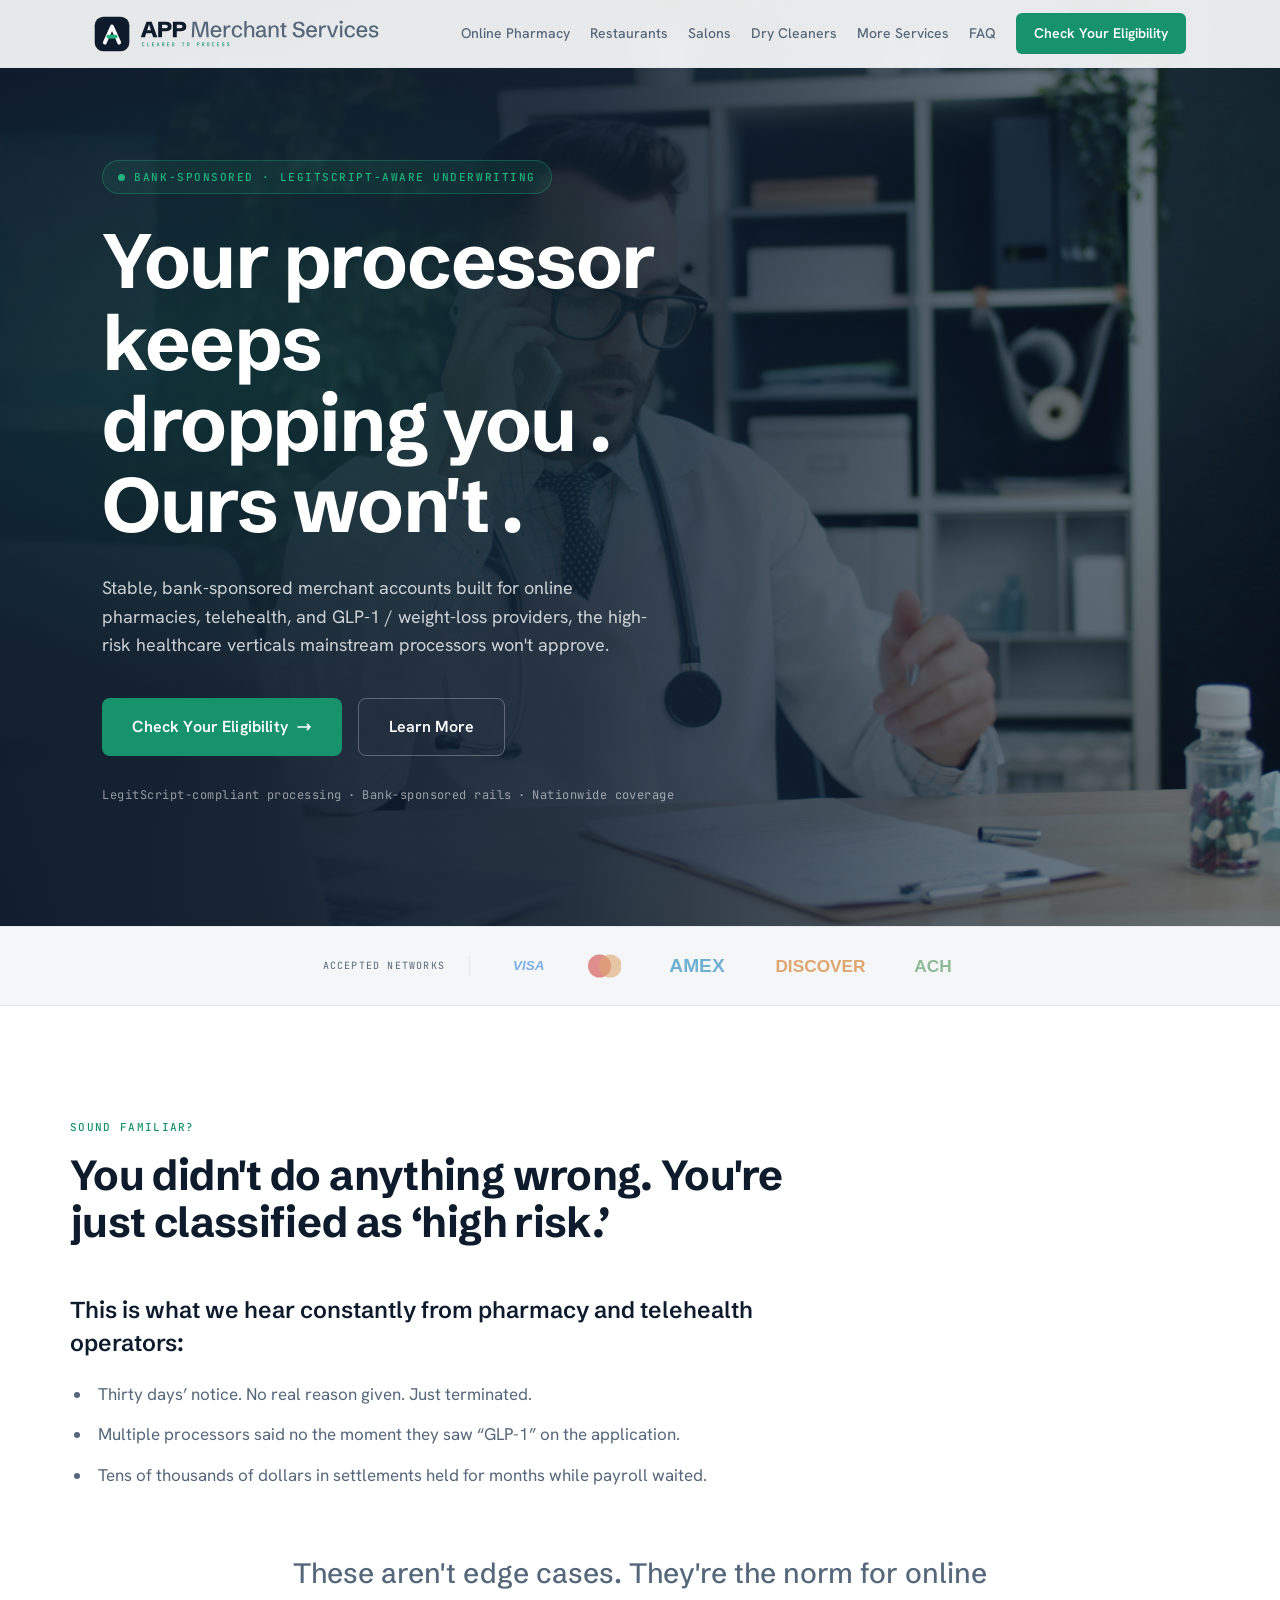
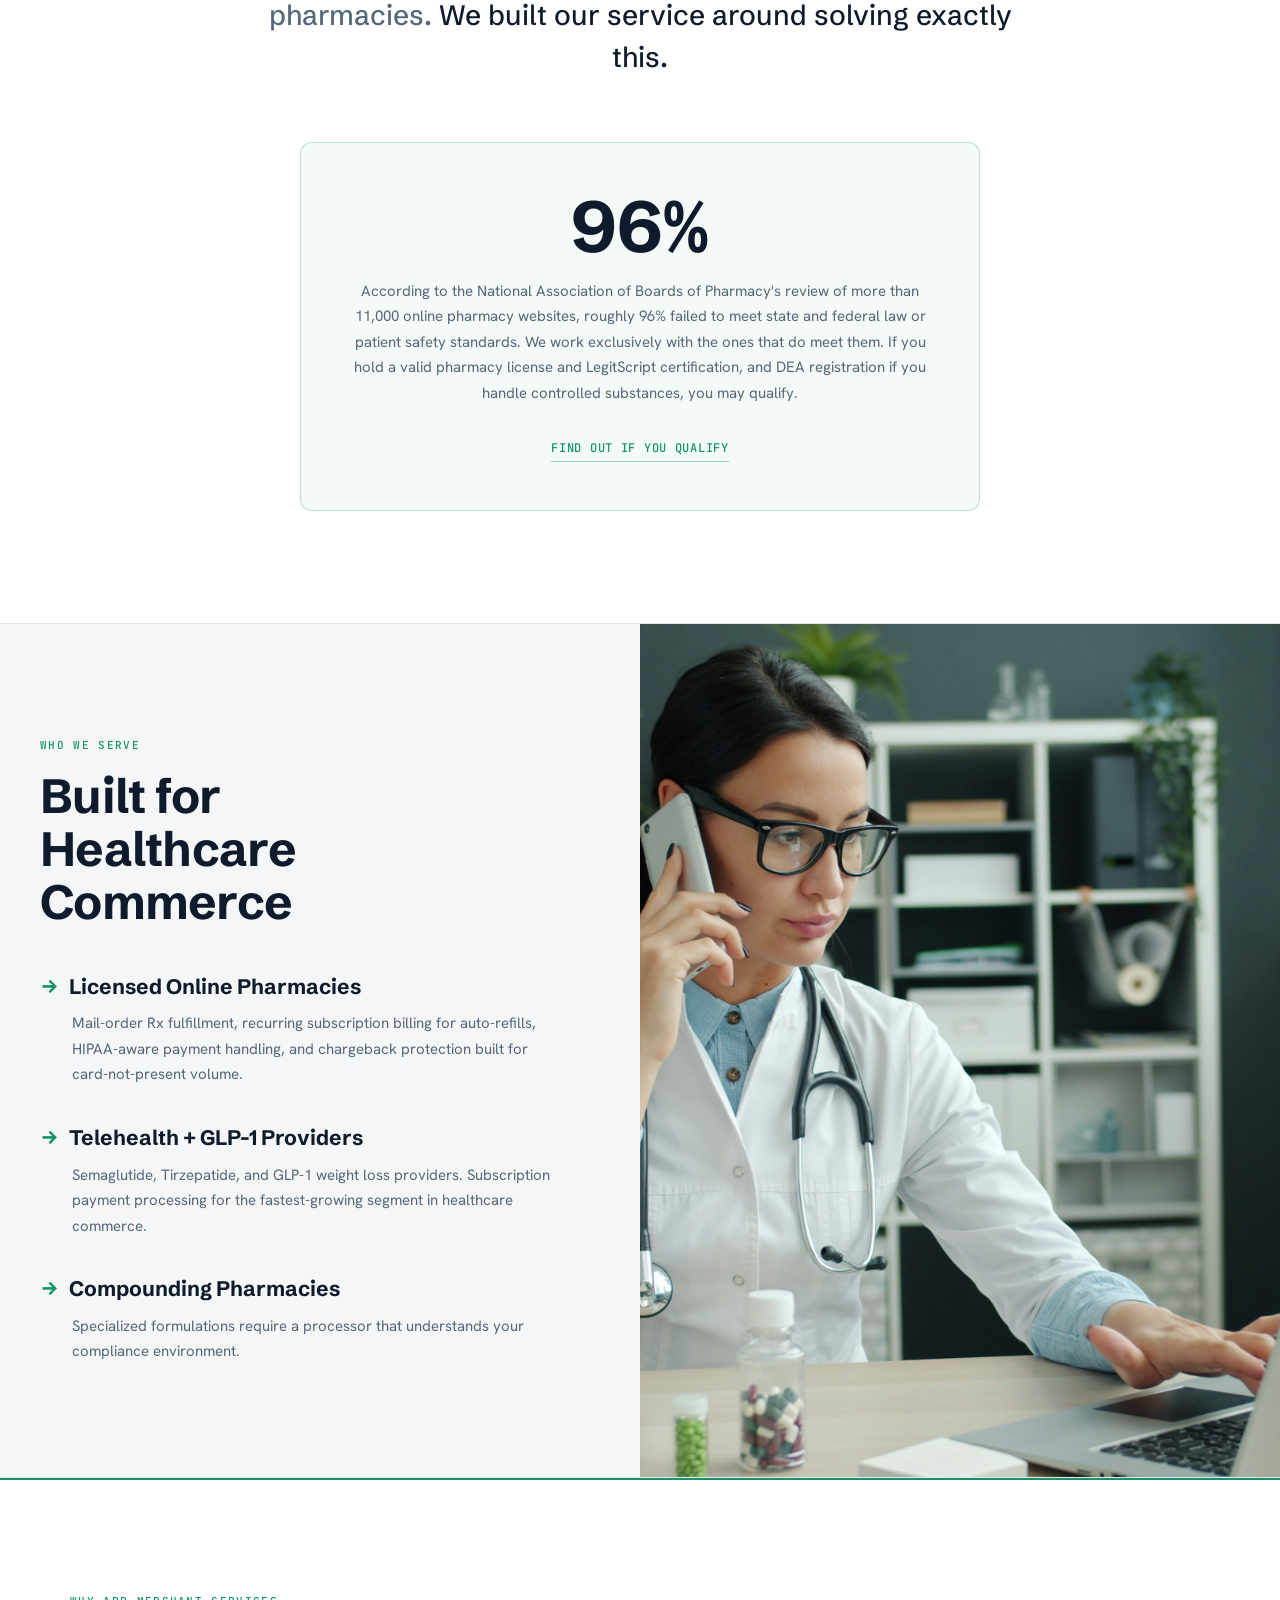
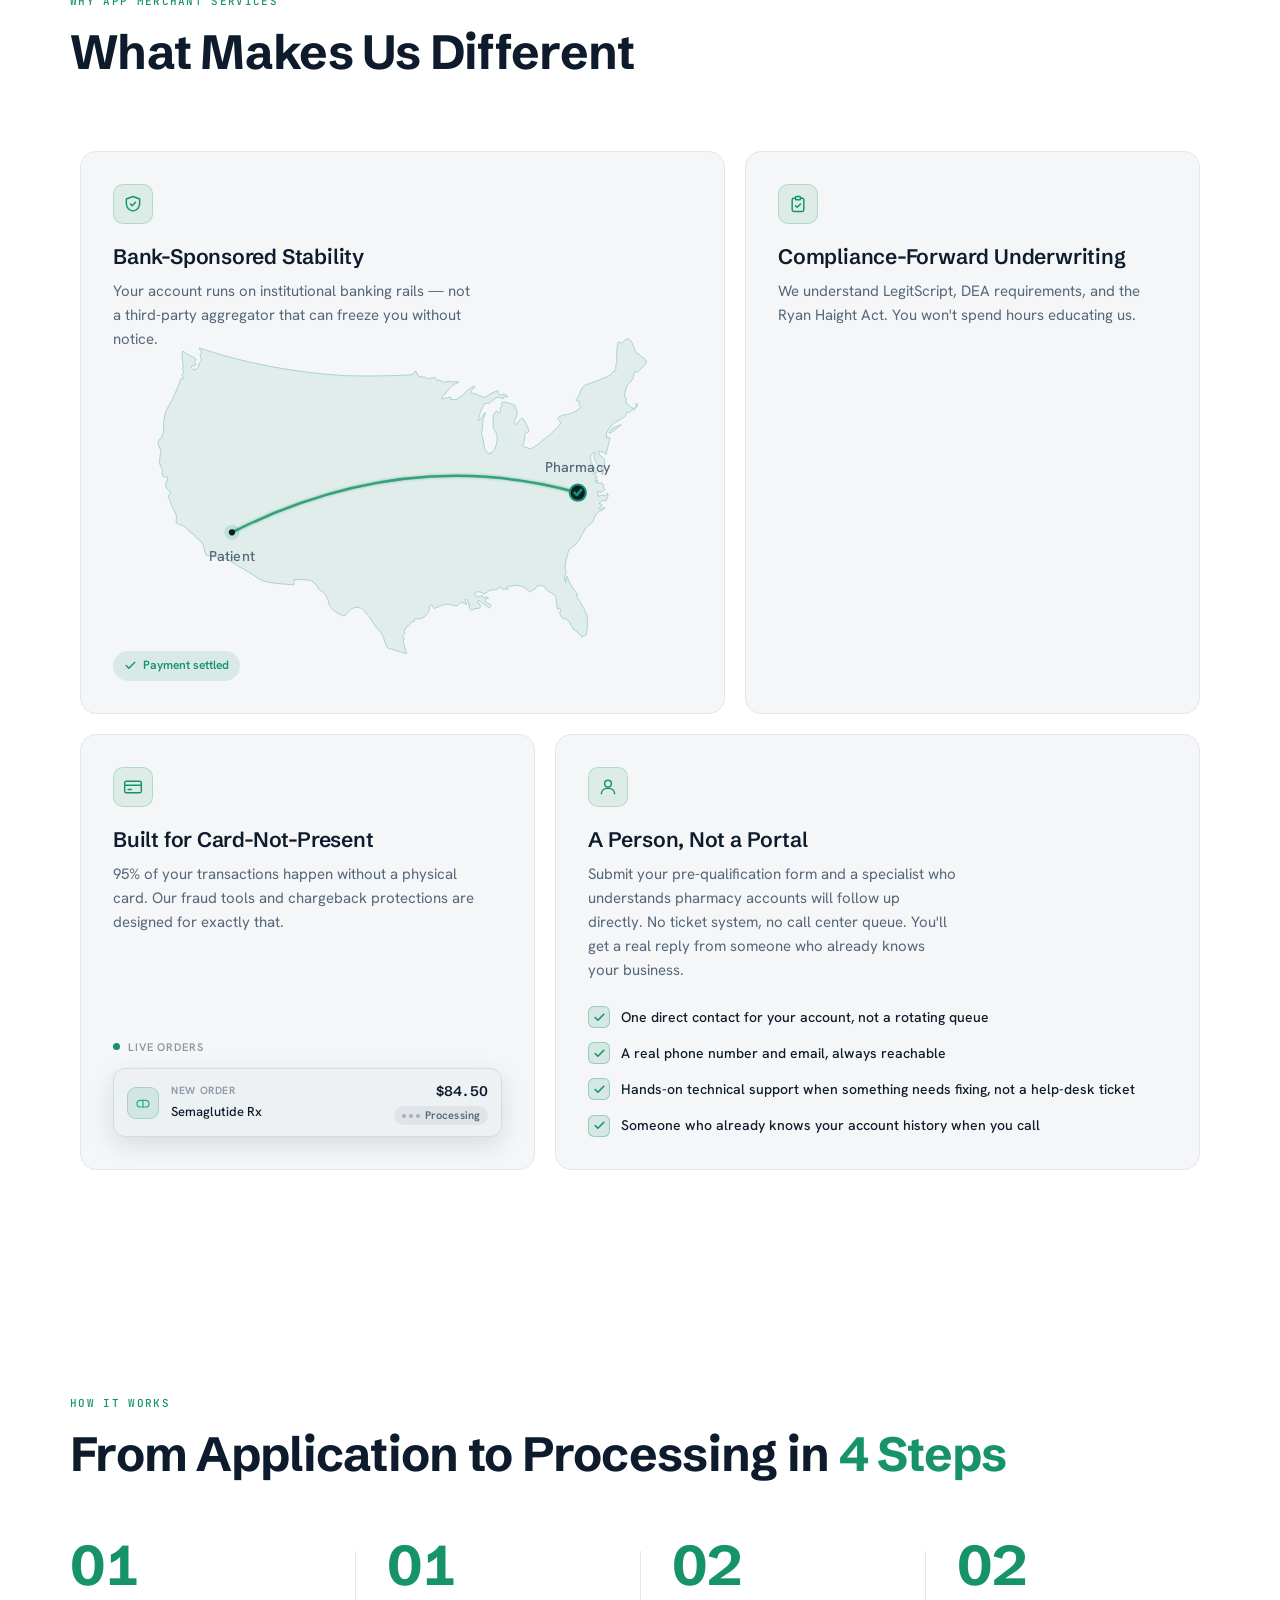
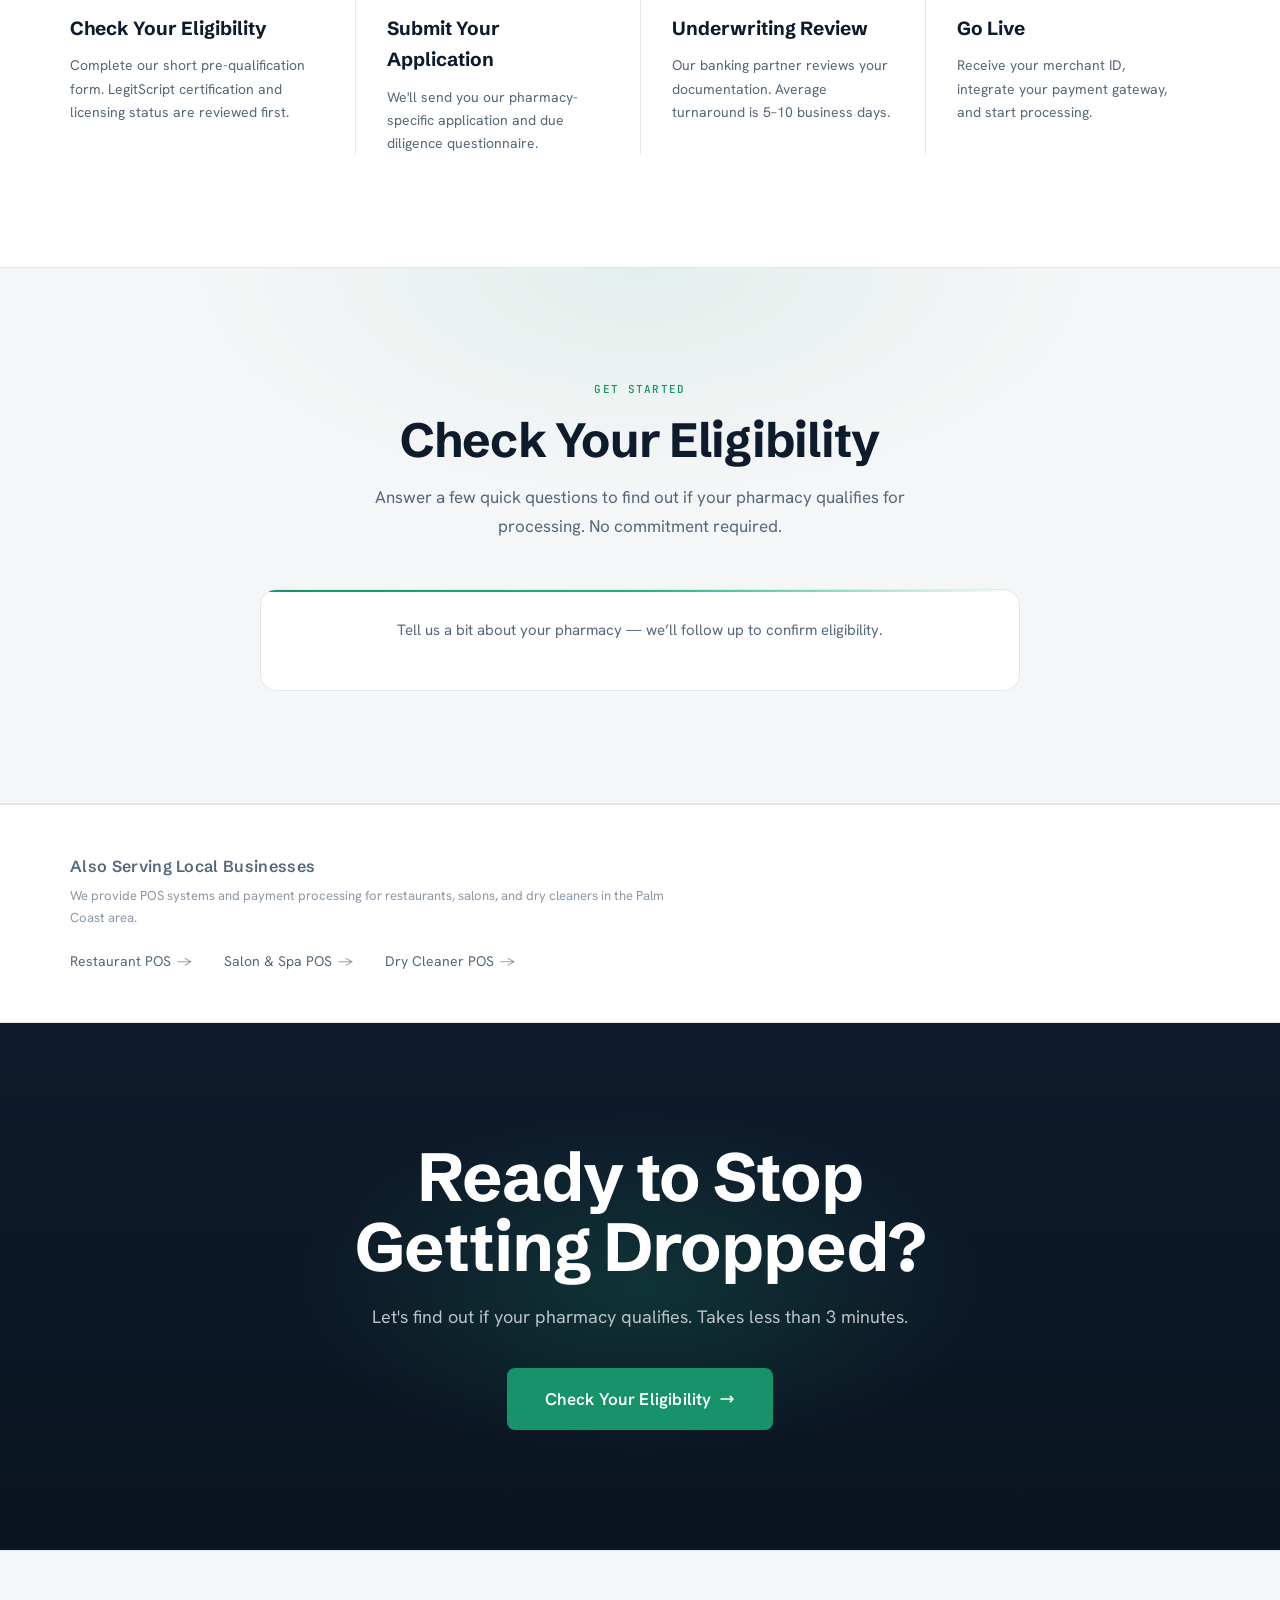
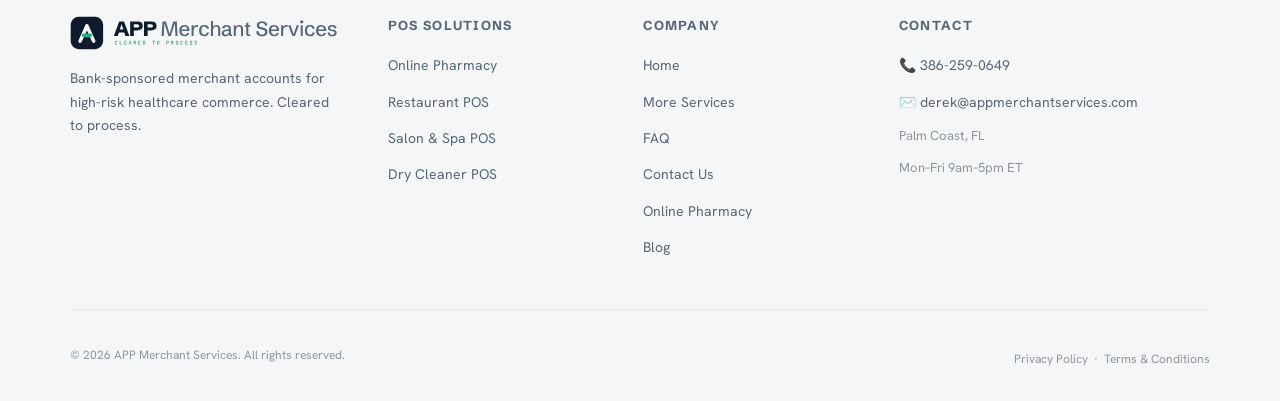
<file: index.html>
<!DOCTYPE html>
<html lang="en">
<head>
<meta charset="UTF-8"/>
<meta name="viewport" content="width=device-width, initial-scale=1.0"/>
<title>Online Pharmacy Payment Processing | APP Merchant Services</title>
<meta name="description" content="Bank-sponsored payment processing for licensed online pharmacies, telehealth providers, GLP-1 dispensers, and compounding pharmacies. High-risk merchant accounts with LegitScript compliance. Check your eligibility today."/>
<meta name="keywords" content="online pharmacy payment processing, high risk merchant account pharmacy, telehealth payment processing, GLP-1 merchant account, LegitScript payment processing, bank-sponsored merchant account"/>
<link rel="canonical" href="https://appmerchantservices.com/"/>
<meta name="google-site-verification" content="3FqCoqqjQXs2pN8ZtHvuU_JeC_UwtO3WohIwuxlKrgw"/>
<link rel="preconnect" href="https://fonts.googleapis.com">
<link rel="preconnect" href="https://fonts.gstatic.com" crossorigin>
<link href="https://fonts.googleapis.com/css2?family=Schibsted+Grotesk:wght@400;500;600;700;800&family=Hanken+Grotesk:wght@400;500;600;700&family=JetBrains+Mono:wght@400;500&display=swap" rel="stylesheet">
<link rel="stylesheet" href="/css/styles-v2.css?v=10"/>
<link rel="icon" type="image/png" sizes="16x16" href="/assets/favicon-16.png"/>
<link rel="icon" type="image/png" sizes="32x32" href="/assets/favicon-32.png"/>
<link rel="icon" type="image/png" sizes="64x64" href="/assets/favicon-64.png"/>
<link rel="icon" type="image/png" sizes="192x192" href="/assets/favicon-192.png"/>
<link rel="apple-touch-icon" sizes="180x180" href="/assets/app-icon-2x.png"/>
<script async src="https://www.googletagmanager.com/gtag/js?id=G-3RPGTJ7M12"></script>
<script>window.dataLayer=window.dataLayer||[];function gtag(){dataLayer.push(arguments);}gtag('js',new Date());gtag('config','G-3RPGTJ7M12');</script>
<!-- Local Business Schema -->
<script type="application/ld+json">
{
  "@context": "https://schema.org",
  "@type": "FinancialService",
  "name": "APP Merchant Services",
  "description": "Bank-sponsored payment processing for online pharmacies, telehealth providers, and GLP-1 dispensers. LegitScript-compliant, card-not-present merchant accounts built for healthcare commerce. Also serving local restaurants, salons, and dry cleaners in Palm Coast, FL.",
  "url": "https://appmerchantservices.com",
  "telephone": "+13862590649",
  "email": "derek@appmerchantservices.com",
  "address": {
    "@type": "PostalAddress",
    "addressLocality": "Palm Coast",
    "addressRegion": "FL",
    "addressCountry": "US"
  },
  "areaServed": {
    "@type": "Country",
    "name": "United States"
  },
  "serviceType": ["Online Pharmacy Payment Processing", "Telehealth Payment Processing", "GLP-1 Merchant Accounts", "High Risk Merchant Services", "POS Systems", "Restaurant POS", "Salon POS", "Dry Cleaner POS"],
  "priceRange": "$$",
  "openingHours": "Mo-Fr 09:00-17:00",
  "sameAs": [
    "https://www.facebook.com/profile.php?id=61568587052713"
  ]
}
</script>
</head>
<body class="homepage">

<!-- ============ 1. HERO ============ -->
<header class="phHero">
  <div class="phHeroBg" style="background-image:url('/assets/pharmacy_hero.jpg')"></div>
  <div class="phHeroVeil"></div>
  <div class="phHeroInner">
    <div class="phHeroCopy">
      <span class="phEyebrow heroAnim" style="transition-delay:0ms">Bank-sponsored · LegitScript-aware underwriting</span>
      <h1 class="phHeroH1">
        <span class="heroLine heroAnim" style="transition-delay:200ms">Your processor keeps</span>
        <span class="heroLine heroAnim" style="transition-delay:400ms">dropping you.</span>
        <span class="heroLine heroAnim" style="transition-delay:600ms">Ours won't.</span>
      </h1>
      <p class="phHeroSub heroAnim" style="transition-delay:800ms">Stable, bank-sponsored merchant accounts built for online pharmacies, telehealth, and GLP-1 / weight-loss providers, the high-risk healthcare verticals mainstream processors won't approve.</p>
      <div class="phHeroActions heroAnim" style="transition-delay:1000ms">
        <a href="#qualify" class="btnP">Check Your Eligibility <svg fill="none" viewBox="0 0 24 24" stroke="currentColor" stroke-width="2.5"><path stroke-linecap="round" stroke-linejoin="round" d="M17 8l4 4m0 0l-4 4m4-4H3"/></svg></a>
        <a href="/online-pharmacy-payment-processing.html" class="btnS">Learn More</a>
      </div>
      <p class="phHeroTrust heroAnim" style="transition-delay:1200ms">LegitScript-compliant processing&ensp;·&ensp;Bank-sponsored rails&ensp;·&ensp;Nationwide coverage</p>
    </div>
  </div>
</header>

<!-- ============ ACCEPTED NETWORKS BAR ============ -->
<section class="netBar">
  <div class="netBarIn">
    <span class="netBarLabel">Accepted Networks</span>
    <span class="netBarDivider"></span>
    <div class="netLogos">
      <div class="network-logo" role="img" aria-label="Visa">
        <svg height="24" viewBox="0 0 780 500" xmlns="http://www.w3.org/2000/svg" fill="#1a72d4">
          <rect width="780" height="500" rx="40" fill="none"/>
          <text x="390" y="330" font-family="Arial" font-size="280" font-weight="900" font-style="italic" fill="#1a72d4" text-anchor="middle">VISA</text>
        </svg>
      </div>
      <div class="network-logo" role="img" aria-label="Mastercard">
        <svg height="24" viewBox="0 0 152 108" xmlns="http://www.w3.org/2000/svg">
          <circle cx="52" cy="54" r="52" fill="#cc2222" opacity="0.9"/>
          <circle cx="100" cy="54" r="52" fill="#cc6600" opacity="0.6"/>
        </svg>
      </div>
      <div class="network-logo" role="img" aria-label="American Express">
        <svg height="24" viewBox="0 0 300 100" xmlns="http://www.w3.org/2000/svg">
          <text x="150" y="76" font-family="Arial" font-size="80" font-weight="900" fill="#0077b5" text-anchor="middle">AMEX</text>
        </svg>
      </div>
      <div class="network-logo" role="img" aria-label="Discover">
        <svg height="24" viewBox="0 0 400 100" xmlns="http://www.w3.org/2000/svg">
          <text x="10" y="76" font-family="Arial" font-size="72" font-weight="700" fill="#cc6600">DISCOVER</text>
        </svg>
      </div>
      <div class="network-logo" role="img" aria-label="ACH / eCheck">
        <svg height="24" viewBox="0 0 200 100" xmlns="http://www.w3.org/2000/svg">
          <text x="100" y="76" font-family="Arial" font-size="72" font-weight="700" fill="#3a8a4a" text-anchor="middle">ACH</text>
        </svg>
      </div>
    </div>
  </div>
</section>

<!-- ============ 2. PAIN POINTS ============ -->
<section class="sec phPain" data-animate>
  <div class="wrap">
    <span class="label">Sound familiar?</span>
    <h2 class="phPainH2">You didn't do anything wrong. You're just classified as &lsquo;high risk.&rsquo;</h2>
    <p class="phPainIntro" style="max-width:760px;margin:0 0 22px;font-family:var(--fd);font-size:clamp(18px,2.1vw,23px);font-weight:600;line-height:1.4;color:var(--text);">This is what we hear constantly from pharmacy and telehealth operators:</p>
    <ul class="phPainList" style="list-style:disc;max-width:760px;margin:0 0 64px;padding-left:22px;display:flex;flex-direction:column;gap:14px;">
      <li class="quoteAnim" style="padding-left:6px;font-family:var(--fb);font-size:17px;line-height:1.55;color:var(--text2);">Thirty days&rsquo; notice. No real reason given. Just terminated.</li>
      <li class="quoteAnim" style="padding-left:6px;font-family:var(--fb);font-size:17px;line-height:1.55;color:var(--text2);">Multiple processors said no the moment they saw &ldquo;GLP-1&rdquo; on the application.</li>
      <li class="quoteAnim" style="padding-left:6px;font-family:var(--fb);font-size:17px;line-height:1.55;color:var(--text2);">Tens of thousands of dollars in settlements held for months while payroll waited.</li>
    </ul>
    <p class="phPainClose">These aren't edge cases. They're the norm for online pharmacies. <span class="acc">We built our service around solving exactly this.</span></p>
    <div class="compliance-stat-block" data-animate>
      <p class="stat-number">96%</p>
      <p class="stat-context">According to the National Association of Boards of Pharmacy's review of more than 11,000 online pharmacy websites, roughly 96% failed to meet state and federal law or patient safety standards. We work exclusively with the ones that do meet them. If you hold a valid pharmacy license and LegitScript certification, and DEA registration if you handle controlled substances, you may qualify.</p>
      <a href="#qualify" class="stat-cta">Find Out If You Qualify</a>
    </div>
  </div>
</section>

<!-- ============ 3. WHO WE SERVE ============ -->
<section class="phServe" data-animate>
  <div class="phServeCopy">
    <div class="phServeCopyInner">
      <span class="label">Who We Serve</span>
      <h2 class="h2">Built for<br>Healthcare Commerce</h2>
      <div class="phServeList">
        <div class="phServeItem serveAnim">
          <h3 class="phServeName"><span class="phArrow">&rarr;</span> Licensed Online Pharmacies</h3>
          <p>Mail-order Rx fulfillment, recurring subscription billing for auto-refills, HIPAA-aware payment handling, and chargeback protection built for card-not-present volume.</p>
        </div>
        <div class="phServeItem serveAnim">
          <h3 class="phServeName"><span class="phArrow">&rarr;</span> Telehealth + GLP-1 Providers</h3>
          <p>Semaglutide, Tirzepatide, and GLP-1 weight loss providers. Subscription payment processing for the fastest-growing segment in healthcare commerce.</p>
        </div>
        <div class="phServeItem serveAnim">
          <h3 class="phServeName"><span class="phArrow">&rarr;</span> Compounding Pharmacies</h3>
          <p>Specialized formulations require a processor that understands your compliance environment.</p>
        </div>
      </div>
    </div>
  </div>
  <div class="phServeImg" style="background-image:url('/assets/pharmacy_hero2.jpg')" role="img" aria-label="Pharmacist preparing prescription medication"></div>
</section>

<!-- ============ 4. WHY US ============ -->
<section class="phWhy" data-animate>
  <div class="wrap">
    <div class="phWhyHead">
      <span class="phWhyKicker">Why APP Merchant Services</span>
      <h2 class="phWhyH2">What Makes Us Different</h2>
    </div>
    <div class="hpCardGrid">
      <article class="hpCard hpCard--wide">
        <div class="hpCardBody">
          <span class="hpCardIcon" aria-hidden="true">
            <svg viewBox="0 0 24 24" fill="none" stroke="currentColor" stroke-width="1.75" stroke-linecap="round" stroke-linejoin="round"><path d="M12 3 4 6v5c0 4.4 3.1 8.2 8 9.5 4.9-1.3 8-5.1 8-9.5V6l-8-3Z"/><path d="m9 12 2 2 4-4"/></svg>
          </span>
          <h3 class="hpCardTitle">Bank-Sponsored Stability</h3>
          <p class="hpCardText">Your account runs on institutional banking rails — not a third-party aggregator that can freeze you without notice.</p>
        </div>
        <div class="hpCardVisual hpCardVisual--map" data-viz="stability" aria-hidden="true">
          <div class="pj">
            <svg class="pjSvg" viewBox="60 275 905 545" preserveAspectRatio="xMidYMid meet">
              <g class="pjMap" transform="translate(0.000000,1024.000000) scale(0.100000,-0.100000)"
fill="#000000" stroke="none">
<path d="M9767 8370 l-55 -50 -25 20 c-25 20 -26 20 -36 2 -26 -48 -43 -197
-36 -309 5 -92 4 -117 -10 -142 -10 -21 -14 -43 -9 -65 9 -49 -3 -76 -40 -91
-37 -16 -52 -31 -57 -59 -5 -24 -97 -65 -358 -160 -101 -37 -195 -74 -208 -83
-32 -21 -71 -89 -93 -164 -11 -34 -33 -79 -50 -100 -16 -21 -30 -40 -30 -43 0
-3 18 -9 40 -12 43 -7 51 -26 28 -64 -10 -16 -9 -23 11 -43 l22 -25 -33 -31
c-18 -18 -75 -53 -125 -77 -73 -36 -105 -46 -151 -48 -43 -2 -74 -11 -120 -36
-37 -19 -59 -37 -55 -44 3 -6 19 -28 35 -48 21 -27 27 -44 23 -59 -11 -33
-204 -228 -265 -267 -30 -20 -86 -65 -125 -102 -70 -67 -186 -143 -238 -156
-18 -4 -34 -1 -45 8 -9 9 -35 18 -56 21 -22 4 -46 13 -54 21 -13 13 -13 18 2
41 11 17 21 60 26 113 10 107 15 120 49 129 55 13 54 50 -4 168 -77 156 -96
165 -162 74 -54 -76 -84 -86 -98 -32 -4 19 0 35 16 56 25 34 49 116 49 168 0
21 -8 47 -20 62 -11 14 -20 38 -20 54 0 28 -3 30 -92 57 -51 15 -106 32 -122
36 -33 11 -60 0 -77 -32 -9 -17 -8 -23 6 -31 17 -9 17 -11 -3 -26 -17 -12 -23
-29 -25 -73 -2 -32 -7 -61 -11 -65 -10 -10 -39 10 -52 35 -10 20 -13 19 -49
-29 l-39 -51 0 -138 c-1 -125 1 -141 20 -167 60 -81 75 -165 50 -283 -23 -107
-61 -178 -110 -203 -35 -18 -41 -19 -65 -6 -47 27 -83 100 -91 187 -4 42 -17
110 -30 150 -19 62 -21 80 -12 115 6 23 13 85 16 137 3 68 12 115 30 166 14
39 26 77 26 84 0 23 -29 -10 -61 -71 -33 -61 -65 -97 -76 -85 -16 15 28 174
74 266 26 52 48 97 50 99 1 2 9 -2 17 -8 10 -8 16 -9 21 -1 9 14 45 13 45 -2
0 -7 10 -1 23 13 12 14 51 48 86 74 70 52 66 51 179 19 19 -5 22 -3 22 21 0
23 3 25 23 19 63 -21 84 -1 33 34 -30 21 -37 22 -78 11 -38 -11 -48 -10 -71 6
-19 12 -27 26 -27 45 l0 28 -81 -31 c-49 -19 -99 -47 -125 -70 -41 -36 -48
-39 -87 -33 -23 3 -79 25 -125 48 -70 36 -86 40 -102 30 -31 -19 -40 -14 -40
20 0 24 10 41 47 77 27 25 42 46 35 49 -32 10 -91 -26 -183 -114 -54 -52 -103
-94 -110 -94 -7 0 -28 -14 -46 -32 -29 -28 -41 -33 -98 -36 l-65 -4 0 31 c0
37 -4 37 -72 11 -50 -19 -128 -27 -128 -14 0 3 23 32 52 63 28 31 66 79 84
106 44 68 77 97 159 138 l70 35 -47 7 c-27 4 -63 4 -82 1 -19 -4 -45 -1 -60 5
-21 10 -33 9 -63 -5 -37 -16 -39 -16 -108 13 -44 19 -74 26 -80 20 -16 -16
-24 -10 -40 27 -11 28 -19 35 -32 30 -10 -4 -49 -11 -88 -16 -59 -7 -73 -6
-88 8 -12 10 -42 18 -83 20 l-65 4 -29 52 c-50 88 -46 85 -63 43 -10 -23 -26
-41 -42 -47 -74 -28 -1122 -43 -1470 -21 -998 62 -1967 243 -2867 534 -76 25
-138 43 -138 40 0 -2 11 -21 25 -41 29 -43 30 -50 9 -73 -15 -17 -15 -22 0
-65 22 -64 20 -83 -9 -110 -17 -16 -25 -34 -25 -57 0 -18 -6 -40 -12 -49 -15
-18 -66 -52 -90 -61 -23 -8 -58 28 -58 59 0 20 6 23 41 26 56 4 74 31 40 59
l-24 20 23 24 c23 24 23 25 4 46 -10 11 -60 40 -110 64 -50 24 -104 55 -121
69 l-31 26 -11 -28 c-9 -21 -9 -50 -2 -113 6 -46 11 -109 11 -140 0 -37 5 -59
13 -62 8 -3 6 -9 -8 -20 -20 -15 -20 -16 -1 -47 18 -32 18 -32 -3 -61 -27 -36
-26 -43 4 -63 35 -23 31 -34 -11 -38 -37 -3 -37 -4 -59 -78 -12 -41 -35 -102
-52 -135 -17 -33 -45 -97 -62 -142 -18 -44 -54 -118 -82 -164 -107 -178 -116
-206 -139 -418 -4 -41 -5 -91 -3 -112 9 -61 -25 -164 -70 -215 -54 -62 -58
-97 -17 -186 l33 -72 -18 -111 c-21 -128 -17 -160 27 -242 28 -52 30 -62 20
-97 -13 -49 -1 -82 33 -98 20 -9 28 -8 44 6 17 16 19 16 25 -6 3 -13 6 -38 6
-57 0 -25 -4 -32 -14 -28 -11 5 -17 -5 -22 -38 -10 -72 1 -107 51 -154 25 -23
45 -45 45 -49 0 -4 -11 -25 -25 -46 l-24 -39 28 -56 c16 -31 32 -75 36 -98 3
-23 19 -60 35 -81 16 -22 40 -69 55 -106 23 -58 25 -74 19 -135 l-6 -70 33
-20 c19 -12 60 -28 92 -37 50 -15 65 -25 119 -86 36 -41 81 -79 109 -93 32
-17 49 -32 51 -47 2 -12 19 -32 38 -45 70 -44 86 -62 119 -128 21 -44 33 -85
34 -116 1 -28 7 -51 15 -53 6 -3 12 -16 12 -30 0 -29 -17 -24 265 -71 149 -25
212 -39 218 -50 11 -20 78 -63 311 -197 105 -61 220 -132 256 -158 36 -26 83
-57 105 -68 52 -25 195 -58 315 -71 177 -19 370 -34 376 -29 3 3 6 30 7 58 l2
53 150 -7 c83 -3 166 -10 186 -15 44 -10 149 -110 164 -155 7 -20 29 -43 67
-68 31 -21 68 -53 83 -72 32 -43 75 -147 75 -184 0 -33 40 -92 93 -139 50 -44
166 -111 205 -119 30 -6 37 -2 100 64 41 44 86 79 114 92 43 19 54 20 115 9
64 -10 71 -15 124 -69 30 -32 100 -127 154 -211 58 -90 120 -175 151 -204 58
-55 75 -90 123 -242 36 -117 44 -125 141 -146 36 -8 79 -22 95 -31 17 -9 46
-16 66 -16 21 0 47 -8 62 -20 26 -21 63 -26 85 -11 11 7 11 9 -2 14 -9 4 -16
18 -16 33 0 15 -12 62 -27 105 -24 73 -25 82 -13 120 13 39 13 42 -10 59 l-24
18 32 30 c36 34 38 39 17 69 -14 20 -14 23 5 36 11 7 27 30 35 51 9 20 20 34
26 30 14 -9 48 24 65 64 10 26 18 32 32 28 33 -11 52 3 46 32 l-5 27 73 1 c46
0 84 6 104 17 74 39 164 169 143 208 -12 24 -6 35 31 54 28 15 29 14 40 -20 6
-19 16 -37 21 -40 5 -4 42 10 81 30 40 19 105 42 143 50 66 13 75 13 135 -5
36 -11 83 -20 105 -20 34 0 44 5 68 35 32 40 48 42 112 15 26 -11 49 -20 51
-20 3 0 -7 22 -23 49 -31 56 -28 66 11 51 34 -13 56 -63 56 -130 0 -37 5 -55
20 -70 25 -25 37 -25 75 0 22 14 39 18 71 13 35 -5 44 -2 58 18 23 33 20 46
-15 78 -23 22 -29 34 -24 50 10 31 33 26 74 -18 20 -21 59 -51 88 -65 29 -14
56 -34 62 -43 9 -17 11 -17 30 1 41 37 23 69 -51 91 -35 10 -44 17 -46 39 -4
34 13 56 44 56 32 0 31 17 -2 32 -20 9 -30 9 -45 0 -33 -21 -59 -15 -59 13 0
28 -12 32 -30 10 -21 -26 -78 -19 -111 14 -16 16 -29 33 -29 38 0 4 19 16 43
26 43 17 44 17 109 -7 l65 -25 58 40 c49 33 65 39 112 39 61 0 109 17 137 49
24 27 30 27 44 -4 10 -23 17 -25 72 -25 l60 0 0 30 c0 28 2 30 40 30 22 0 60
5 85 12 38 10 59 10 130 -5 80 -16 89 -21 142 -72 l56 -54 69 35 c53 27 72 42
80 64 10 29 12 30 77 30 72 0 83 -7 124 -72 10 -16 41 -40 70 -54 63 -32 113
-69 126 -93 6 -10 15 -58 20 -107 21 -172 22 -180 32 -161 13 23 46 21 54 -3
3 -11 1 -35 -6 -53 -10 -29 -9 -38 10 -75 34 -67 56 -84 96 -76 28 5 35 3 35
-9 0 -9 15 -28 34 -42 21 -16 33 -32 29 -41 -3 -8 6 -26 20 -39 13 -14 27 -38
30 -54 4 -19 14 -32 29 -36 12 -4 45 -29 72 -55 28 -26 61 -53 74 -59 17 -9
21 -18 17 -32 -6 -19 -5 -20 17 -7 22 12 28 14 55 17 41 4 62 150 52 366 -3
61 -9 87 -25 110 -12 17 -24 44 -28 60 -4 17 -45 92 -92 168 -46 76 -84 140
-84 143 0 2 9 4 20 4 17 0 9 14 -44 84 -77 101 -133 198 -156 274 -15 47 -20
54 -27 37 -4 -11 -8 -44 -8 -72 0 -29 -2 -53 -5 -53 -9 0 -30 86 -30 119 0 16
7 34 15 41 18 15 19 69 4 124 -13 49 6 194 33 248 10 21 18 51 18 67 0 16 5
33 10 36 6 4 9 19 8 33 -2 16 2 26 8 25 7 -1 20 7 29 17 10 11 22 20 27 20 19
0 106 83 112 106 4 13 11 24 16 24 14 0 60 72 60 94 0 11 9 29 20 41 12 12 37
55 58 96 30 61 46 80 87 106 76 47 105 78 105 109 0 32 41 106 83 151 17 18
52 40 79 49 50 16 85 51 69 67 -6 6 -22 -1 -42 -17 -37 -31 -74 -32 -74 -1 0
14 8 21 28 23 22 3 27 8 27 32 0 23 -6 30 -32 40 -31 11 -32 12 -11 20 12 5
27 18 33 29 12 24 31 26 61 9 18 -11 23 -10 44 15 33 37 49 100 34 129 -11 21
-12 21 -24 -9 -13 -30 -13 -30 -63 -20 -42 9 -54 8 -76 -6 -14 -9 -27 -17 -30
-17 -8 0 -28 101 -22 108 4 3 20 -2 36 -11 29 -17 29 -17 74 16 l44 34 -19 29
c-12 19 -17 38 -14 55 8 36 -26 57 -90 56 -28 0 -61 5 -74 12 -22 12 -23 14
-7 23 10 6 29 8 42 5 24 -4 23 -3 -8 24 l-33 29 23 17 23 16 -52 35 c-42 28
-49 36 -36 43 9 5 26 5 41 -1 41 -15 42 8 2 49 -39 40 -44 51 -22 51 26 0 28
20 3 31 -18 8 -33 33 -56 91 -17 43 -31 89 -31 101 0 27 43 93 70 107 26 14
38 -11 22 -43 -18 -38 -10 -103 17 -130 12 -14 21 -30 17 -35 -3 -5 12 -26 34
-47 21 -21 41 -48 44 -61 5 -19 13 -24 36 -24 35 0 38 -13 14 -64 -16 -33 -12
-79 5 -60 5 5 18 67 30 137 27 162 22 190 -48 240 -38 28 -50 43 -55 72 -4 20
-6 38 -4 40 2 2 26 -2 54 -8 56 -13 83 -31 85 -56 2 -35 89 302 89 345 0 9
-12 14 -35 14 l-35 0 0 49 c0 42 7 60 49 123 67 99 100 128 211 188 112 61
146 91 162 142 13 43 15 44 39 22 16 -14 20 -12 50 26 22 27 36 37 43 30 17
-17 24 -12 65 40 40 50 44 73 14 84 -22 9 -28 -1 -14 -18 18 -22 5 -52 -29
-66 -41 -17 -72 -7 -94 31 -10 17 -34 37 -52 45 -31 13 -34 18 -34 59 0 24 5
47 11 51 8 4 2 12 -15 21 -32 17 -33 38 -6 151 23 95 42 137 71 155 11 6 37
35 58 62 31 41 39 61 43 108 5 67 31 106 49 75 18 -33 14 -37 160 120 37 39
59 71 59 86 0 34 -34 71 -80 90 -25 10 -48 28 -58 47 -10 18 -28 32 -45 36
-33 7 -50 37 -93 162 -32 95 -76 151 -117 151 -17 0 -44 -17 -80 -50z"/>
<path d="M9619 6582 c-47 -20 -94 -44 -105 -52 -25 -19 -54 -60 -54 -77 0 -24
27 -13 92 35 60 43 166 133 157 132 -2 -1 -43 -18 -90 -38z"/>
</g>
              <path class="pjArc" d="M155,585 Q520,415 880,505" pathLength="1"/>
              <g class="pjNode pjNodeA" transform="translate(155,585)">
                <g class="pjNodeInner">
                  <circle class="pjHalo" r="16"/>
                  <circle class="pjCore" r="6.5"/>
                </g>
              </g>
              <g class="pjNode pjNodeB" transform="translate(880,505)">
                <circle class="pjPing" r="15"/>
                <circle class="pjHalo" r="16"/>
                <circle class="pjCore" r="6.5"/>
                <g class="pjCheck">
                  <circle class="pjCheckBg" r="17"/>
                  <path class="pjCheckMark" d="M-7 0 l5 5 l9 -11"/>
                </g>
              </g>
              <circle class="pjPulseGlow" r="13" cx="0" cy="0"/>
              <circle class="pjPulse" r="5" cx="0" cy="0"/>
              <text class="pjLabel pjLabelA" x="155" y="648">Patient</text>
              <text class="pjLabel pjLabel--b" x="880" y="462">Pharmacy</text>
            </svg>
            <div class="pjStatus">
              <svg class="pjStatusCheck" viewBox="0 0 24 24" fill="none" stroke="currentColor" stroke-width="2.6" stroke-linecap="round" stroke-linejoin="round"><path d="M20 6 9 17l-5-5"/></svg>
              <span class="pjStatusTxt">Payment settled</span>
            </div>
          </div>
        </div>
      </article>
      <article class="hpCard hpCard--narrow">
        <div class="hpCardBody">
          <span class="hpCardIcon" aria-hidden="true">
            <svg viewBox="0 0 24 24" fill="none" stroke="currentColor" stroke-width="1.75" stroke-linecap="round" stroke-linejoin="round"><path d="M9 5H7a2 2 0 0 0-2 2v12a2 2 0 0 0 2 2h10a2 2 0 0 0 2-2V7a2 2 0 0 0-2-2h-2"/><rect x="9" y="3" width="6" height="4" rx="1"/><path d="m9 14 2 2 4-4"/></svg>
          </span>
          <h3 class="hpCardTitle">Compliance-Forward Underwriting</h3>
          <p class="hpCardText">We understand LegitScript, DEA requirements, and the Ryan Haight Act. You won't spend hours educating us.</p>
        </div>
        <div class="hpCardVisual hpCardVisual--checklist" data-viz="compliance" aria-hidden="true">
          <ul class="ck">
            <li class="ckItem"><span class="ckMark"><svg viewBox="0 0 24 24" fill="none" stroke="currentColor" stroke-width="3" stroke-linecap="round" stroke-linejoin="round"><path d="M20 6 9 17l-5-5"/></svg></span>LegitScript certified</li>
            <li class="ckItem"><span class="ckMark"><svg viewBox="0 0 24 24" fill="none" stroke="currentColor" stroke-width="3" stroke-linecap="round" stroke-linejoin="round"><path d="M20 6 9 17l-5-5"/></svg></span>DEA registration verified (controlled substances only)</li>
            <li class="ckItem"><span class="ckMark"><svg viewBox="0 0 24 24" fill="none" stroke="currentColor" stroke-width="3" stroke-linecap="round" stroke-linejoin="round"><path d="M20 6 9 17l-5-5"/></svg></span>State pharmacy license</li>
            <li class="ckItem"><span class="ckMark"><svg viewBox="0 0 24 24" fill="none" stroke="currentColor" stroke-width="3" stroke-linecap="round" stroke-linejoin="round"><path d="M20 6 9 17l-5-5"/></svg></span>Ryan Haight Act compliant</li>
          </ul>
        </div>
      </article>
      <article class="hpCard hpCard--narrow">
        <div class="hpCardBody">
          <span class="hpCardIcon" aria-hidden="true">
            <svg viewBox="0 0 24 24" fill="none" stroke="currentColor" stroke-width="1.75" stroke-linecap="round" stroke-linejoin="round"><rect x="2" y="5" width="20" height="14" rx="2"/><path d="M2 10h20"/><path d="M6 15h4"/></svg>
          </span>
          <h3 class="hpCardTitle">Built for Card-Not-Present</h3>
          <p class="hpCardText">95% of your transactions happen without a physical card. Our fraud tools and chargeback protections are designed for exactly that.</p>
        </div>
        <div class="hpCardVisual hpCardVisual--live" data-viz="cnp" aria-hidden="true">
          <div class="ltx">
            <div class="ltxFeed">
              <span class="ltxDot"></span>
              <span class="ltxFeedLabel">Live orders</span>
            </div>
            <div class="ltxRow">
              <span class="ltxRx">
                <svg viewBox="0 0 24 24" fill="none" stroke="currentColor" stroke-width="1.8" stroke-linecap="round" stroke-linejoin="round"><rect x="3" y="8" width="18" height="10" rx="5"/><path d="M12 8v10"/></svg>
              </span>
              <span class="ltxInfo">
                <span class="ltxLabel">New order</span>
                <span class="ltxRxName" data-ltx-name>Semaglutide Rx</span>
              </span>
              <span class="ltxRight">
                <span class="ltxAmt" data-ltx-amt>$84.50</span>
                <span class="ltxState is-processed" data-ltx-state>
                  <svg class="ltxCheck" viewBox="0 0 24 24" fill="none" stroke="currentColor" stroke-width="2.6" stroke-linecap="round" stroke-linejoin="round"><path d="M20 6 9 17l-5-5"/></svg><span class="ltxStateTxt">Processed</span>
                </span>
              </span>
            </div>
          </div>
        </div>
      </article>
      <article class="hpCard hpCard--wide">
        <div class="hpCardBody">
          <span class="hpCardIcon" aria-hidden="true">
            <svg viewBox="0 0 24 24" fill="none" stroke="currentColor" stroke-width="1.75" stroke-linecap="round" stroke-linejoin="round"><circle cx="12" cy="8" r="4"/><path d="M4 20c0-4 3.6-6.5 8-6.5s8 2.5 8 6.5"/></svg>
          </span>
          <h3 class="hpCardTitle">A Person, Not a Portal</h3>
          <p class="hpCardText">Submit your pre-qualification form and a specialist who understands pharmacy accounts will follow up directly. No ticket system, no call center queue. You'll get a real reply from someone who already knows your business.</p>
        </div>
        <div class="hpCardVisual hpCardVisual--specialist" data-viz="response" aria-hidden="true">
          <ul class="ck">
            <li class="ckItem"><span class="ckMark"><svg viewBox="0 0 24 24" fill="none" stroke="currentColor" stroke-width="3" stroke-linecap="round" stroke-linejoin="round"><path d="M20 6 9 17l-5-5"/></svg></span>One direct contact for your account, not a rotating queue</li>
            <li class="ckItem"><span class="ckMark"><svg viewBox="0 0 24 24" fill="none" stroke="currentColor" stroke-width="3" stroke-linecap="round" stroke-linejoin="round"><path d="M20 6 9 17l-5-5"/></svg></span>A real phone number and email, always reachable</li>
            <li class="ckItem"><span class="ckMark"><svg viewBox="0 0 24 24" fill="none" stroke="currentColor" stroke-width="3" stroke-linecap="round" stroke-linejoin="round"><path d="M20 6 9 17l-5-5"/></svg></span>Hands-on technical support when something needs fixing, not a help-desk ticket</li>
            <li class="ckItem"><span class="ckMark"><svg viewBox="0 0 24 24" fill="none" stroke="currentColor" stroke-width="3" stroke-linecap="round" stroke-linejoin="round"><path d="M20 6 9 17l-5-5"/></svg></span>Someone who already knows your account history when you call</li>
          </ul>
        </div>
      </article>
    </div>
  </div>
</section>

<!-- ============ 5. HOW IT WORKS ============ -->
<section class="sec phSteps" data-animate>
  <div class="wrap">
    <div class="phStepsHead">
      <span class="label">How It Works</span>
      <h2 class="h2">From Application to Processing in <span class="acc">4 Steps</span></h2>
    </div>
    <div class="phStepsRow">
      <div class="phStep">
        <div class="phStepNum" data-count="1">01</div>
        <h3 class="phStepTitle">Check Your Eligibility</h3>
        <p>Complete our short pre-qualification form. LegitScript certification and licensing status are reviewed first.</p>
      </div>
      <div class="phStep">
        <div class="phStepNum" data-count="2">02</div>
        <h3 class="phStepTitle">Submit Your Application</h3>
        <p>We'll send you our pharmacy-specific application and due diligence questionnaire.</p>
      </div>
      <div class="phStep">
        <div class="phStepNum" data-count="3">03</div>
        <h3 class="phStepTitle">Underwriting Review</h3>
        <p>Our banking partner reviews your documentation. Average turnaround is 5&ndash;10 business days.</p>
      </div>
      <div class="phStep">
        <div class="phStepNum" data-count="4">04</div>
        <h3 class="phStepTitle">Go Live</h3>
        <p>Receive your merchant ID, integrate your payment gateway, and start processing.</p>
      </div>
    </div>
  </div>
</section>

<!-- ============ 6. PRE-QUALIFICATION FORM ============ -->
<section class="sec phQualify" id="qualify" data-animate>
  <div class="wrap phQualifyInner">
    <div>
      <span class="label">Get Started</span>
      <h2 class="h2">Check Your Eligibility</h2>
      <p class="sub" style="margin-left:auto;margin-right:auto;text-align:center">Answer a few quick questions to find out if your pharmacy qualifies for processing. No commitment required.</p>
    </div>
    <!-- Jotform 261836765002053 — full pharmacy pre-qualification form (built out 2026-07-22 with real
         qualifying fields: business type, states served, licensing status, LegitScript status, controlled
         substances, dispensing model, recurring billing, reason for inquiry, and processing volume).
         Same dynamic jsform ID is also embedded on online-pharmacy-payment-processing.html's final CTA. -->
    <div class="phFormShell" id="jotform-embed-placeholder">
      <p class="phFormIntro">Tell us a bit about your pharmacy &mdash; we&rsquo;ll follow up to confirm eligibility.</p>
      <script type="text/javascript" src="https://form.jotform.com/jsform/261836765002053"></script>
    </div>
  </div>
</section>

<!-- ============ 7. SECONDARY VERTICALS ============ -->
<section class="phSecondary" data-animate>
  <div class="wrap">
    <div class="phSecondaryHead">
      <h4 class="phSecondaryH4">Also Serving Local Businesses</h4>
      <p>We provide POS systems and payment processing for restaurants, salons, and dry cleaners in the Palm Coast area.</p>
    </div>
    <div class="phSecondaryLinks">
      <a href="/restaurant.html" class="phSecondaryLink">Restaurant POS <span class="phSecondaryArrow">&rarr;</span></a>
      <a href="/salon.html" class="phSecondaryLink">Salon &amp; Spa POS <span class="phSecondaryArrow">&rarr;</span></a>
      <a href="/dry-cleaner.html" class="phSecondaryLink">Dry Cleaner POS <span class="phSecondaryArrow">&rarr;</span></a>
    </div>
  </div>
</section>

<!-- ============ 8. FINAL CTA ============ -->
<section class="phFinal" data-animate>
  <div class="phFinalGlow"></div>
  <div class="wrap phFinalInner">
    <h2 class="phFinalH2">Ready to Stop<br>Getting Dropped?</h2>
    <p>Let's find out if your pharmacy qualifies. Takes less than 3 minutes.</p>
    <a href="#qualify" class="btnP phFinalBtn">Check Your Eligibility <svg fill="none" viewBox="0 0 24 24" stroke="currentColor" stroke-width="2.5"><path stroke-linecap="round" stroke-linejoin="round" d="M17 8l4 4m0 0l-4 4m4-4H3"/></svg></a>
  </div>
</section>

<script src="/js/components-v19.js"></script>
<script>
injectNav('/index.html');
injectFooter();
</script>
<script src="/js/animations.js?v=8"></script>
</body>
</html>
</file>
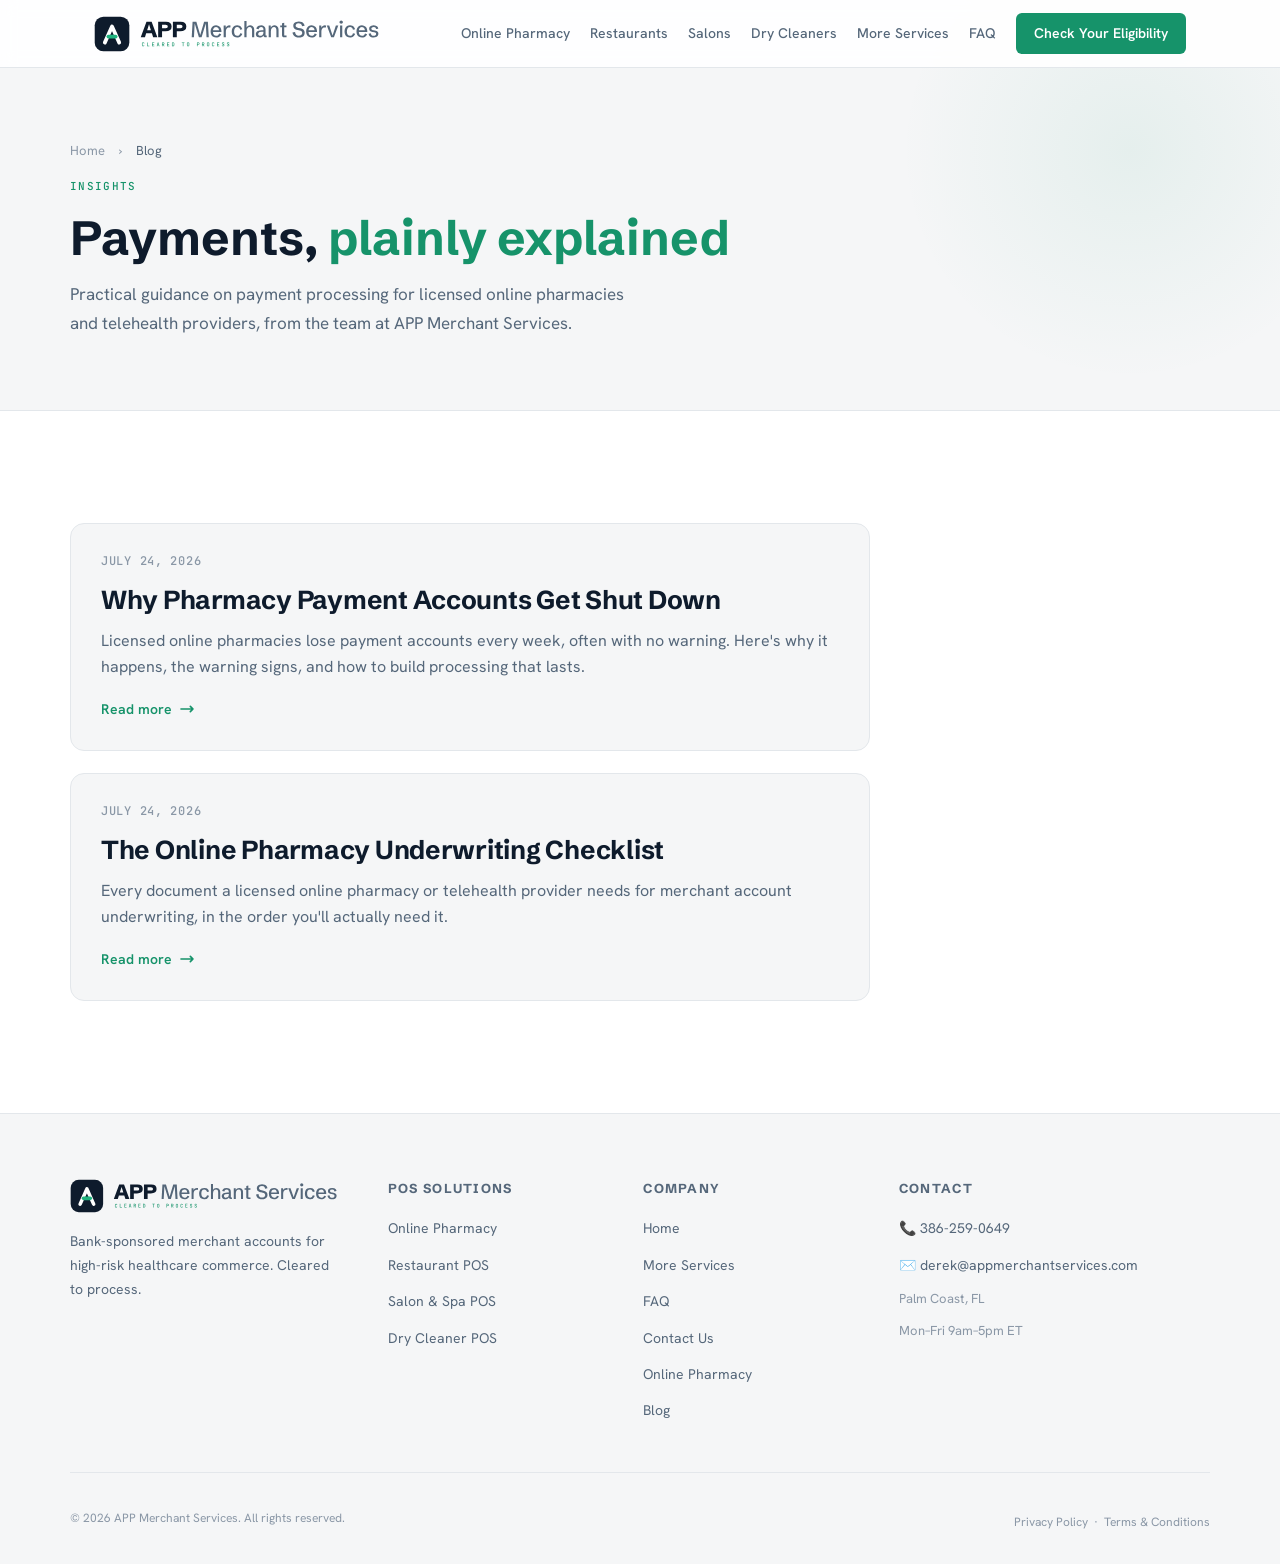
<file: blog/index.html>
<!DOCTYPE html>
<html lang="en">
<head>
<meta charset="UTF-8"/>
<meta name="viewport" content="width=device-width, initial-scale=1.0"/>
<title>Blog | APP Merchant Services</title>
<meta name="description" content="Insights on payment processing for licensed online pharmacies and telehealth providers, from the team at APP Merchant Services in Palm Coast, FL."/>
<link rel="canonical" href="https://appmerchantservices.com/blog/index.html"/>
<link rel="preconnect" href="https://fonts.googleapis.com">
<link rel="preconnect" href="https://fonts.gstatic.com" crossorigin>
<link href="https://fonts.googleapis.com/css2?family=Schibsted+Grotesk:wght@400;500;600;700;800&family=Hanken+Grotesk:wght@400;500;600;700&family=JetBrains+Mono:wght@400;500&display=swap" rel="stylesheet">
<link rel="stylesheet" href="/css/styles-v2.css?v=10"/>
<link rel="icon" type="image/png" sizes="16x16" href="/assets/favicon-16.png"/>
<link rel="icon" type="image/png" sizes="32x32" href="/assets/favicon-32.png"/>
<link rel="icon" type="image/png" sizes="64x64" href="/assets/favicon-64.png"/>
<link rel="icon" type="image/png" sizes="192x192" href="/assets/favicon-192.png"/>
<link rel="apple-touch-icon" sizes="180x180" href="/assets/app-icon-2x.png"/>
<script async src="https://www.googletagmanager.com/gtag/js?id=G-3RPGTJ7M12"></script>
<script>window.dataLayer=window.dataLayer||[];function gtag(){dataLayer.push(arguments);}gtag('js',new Date());gtag('config','G-3RPGTJ7M12');</script>
<!-- Page-local styles. Kept out of the shared styles-v2.css (all rules scoped
     to .blog), so no ?v= cache-buster bump is required. -->
<style>
.blog .blogList { max-width: 800px; display: flex; flex-direction: column; gap: 22px; }
.blog .postCard { display: block; background: var(--bg2); border: 1px solid var(--border); border-radius: 14px; padding: 28px 30px; transition: border-color var(--ease), transform var(--ease), box-shadow var(--ease); }
.blog .postCard:hover { border-color: var(--blue); transform: translateY(-2px); box-shadow: 0 12px 32px rgba(14,27,44,.10); }
.blog .postMeta { font-family: var(--fm); font-size: 12px; font-weight: 500; letter-spacing: .06em; text-transform: uppercase; color: var(--text3); margin-bottom: 12px; }
.blog .postTitle { font-family: var(--fd); font-size: clamp(21px,2.4vw,26px); font-weight: 700; line-height: 1.25; letter-spacing: -0.01em; color: var(--text); margin-bottom: 12px; }
.blog .postCard:hover .postTitle { color: var(--blue); }
.blog .postExcerpt { font-family: var(--fb); font-size: 16px; line-height: 1.6; color: var(--text2); margin-bottom: 16px; }
.blog .postMore { display: inline-flex; align-items: center; gap: 7px; font-family: var(--fb); font-size: 14px; font-weight: 600; color: var(--blue); }
.blog .postMore svg { width: 16px; height: 16px; }
</style>
</head>
<body class="blog">
<section class="pageHero">
  <div class="pageHeroIn">
    <div class="breadcrumb"><a href="/index.html">Home</a><span class="sep"> › </span><span class="cur">Blog</span></div>
    <span class="label">Insights</span>
    <h1 class="h2">Payments, <span class="acc">plainly explained</span></h1>
    <p class="sub mb0">Practical guidance on payment processing for licensed online pharmacies and telehealth providers, from the team at APP Merchant Services.</p>
  </div>
</section>

<section class="sec">
  <div class="wrap">
    <div class="blogList">

      <!-- Article card template: copy this block for each new post. -->
      <a href="/blog/pharmacy-payment-account-shutdowns.html" class="postCard">
        <div class="postMeta">July 24, 2026</div>
        <h2 class="postTitle">Why Pharmacy Payment Accounts Get Shut Down</h2>
        <p class="postExcerpt">Licensed online pharmacies lose payment accounts every week, often with no warning. Here's why it happens, the warning signs, and how to build processing that lasts.</p>
        <span class="postMore">Read more <svg fill="none" viewBox="0 0 24 24" stroke="currentColor" stroke-width="2.5"><path stroke-linecap="round" stroke-linejoin="round" d="M17 8l4 4m0 0l-4 4m4-4H3"/></svg></span>
      </a>

      <a href="/blog/online-pharmacy-underwriting-checklist.html" class="postCard">
        <div class="postMeta">July 24, 2026</div>
        <h2 class="postTitle">The Online Pharmacy Underwriting Checklist</h2>
        <p class="postExcerpt">Every document a licensed online pharmacy or telehealth provider needs for merchant account underwriting, in the order you'll actually need it.</p>
        <span class="postMore">Read more <svg fill="none" viewBox="0 0 24 24" stroke="currentColor" stroke-width="2.5"><path stroke-linecap="round" stroke-linejoin="round" d="M17 8l4 4m0 0l-4 4m4-4H3"/></svg></span>
      </a>

    </div>
  </div>
</section>

<script src="/js/components-v19.js"></script>
<script>injectNav('/blog/index.html');injectFooter();</script>
</body>
</html>
</file>
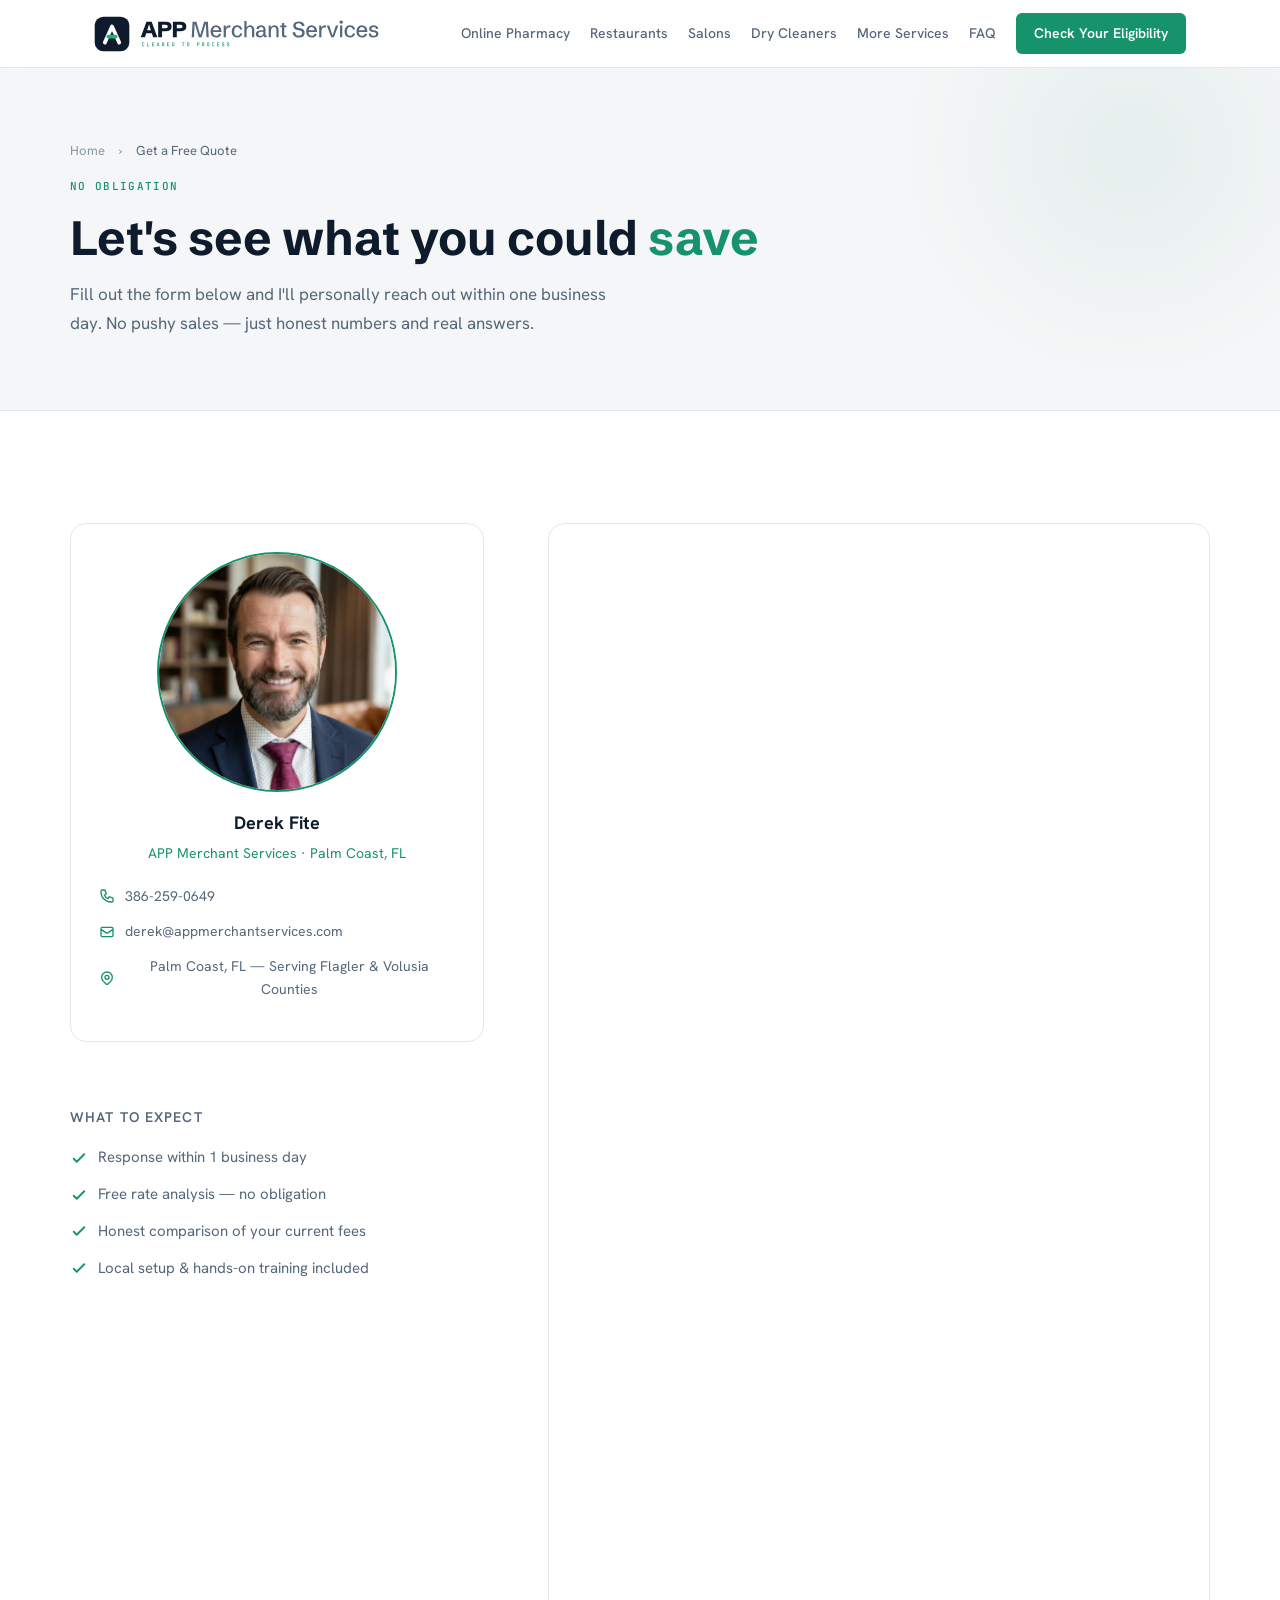
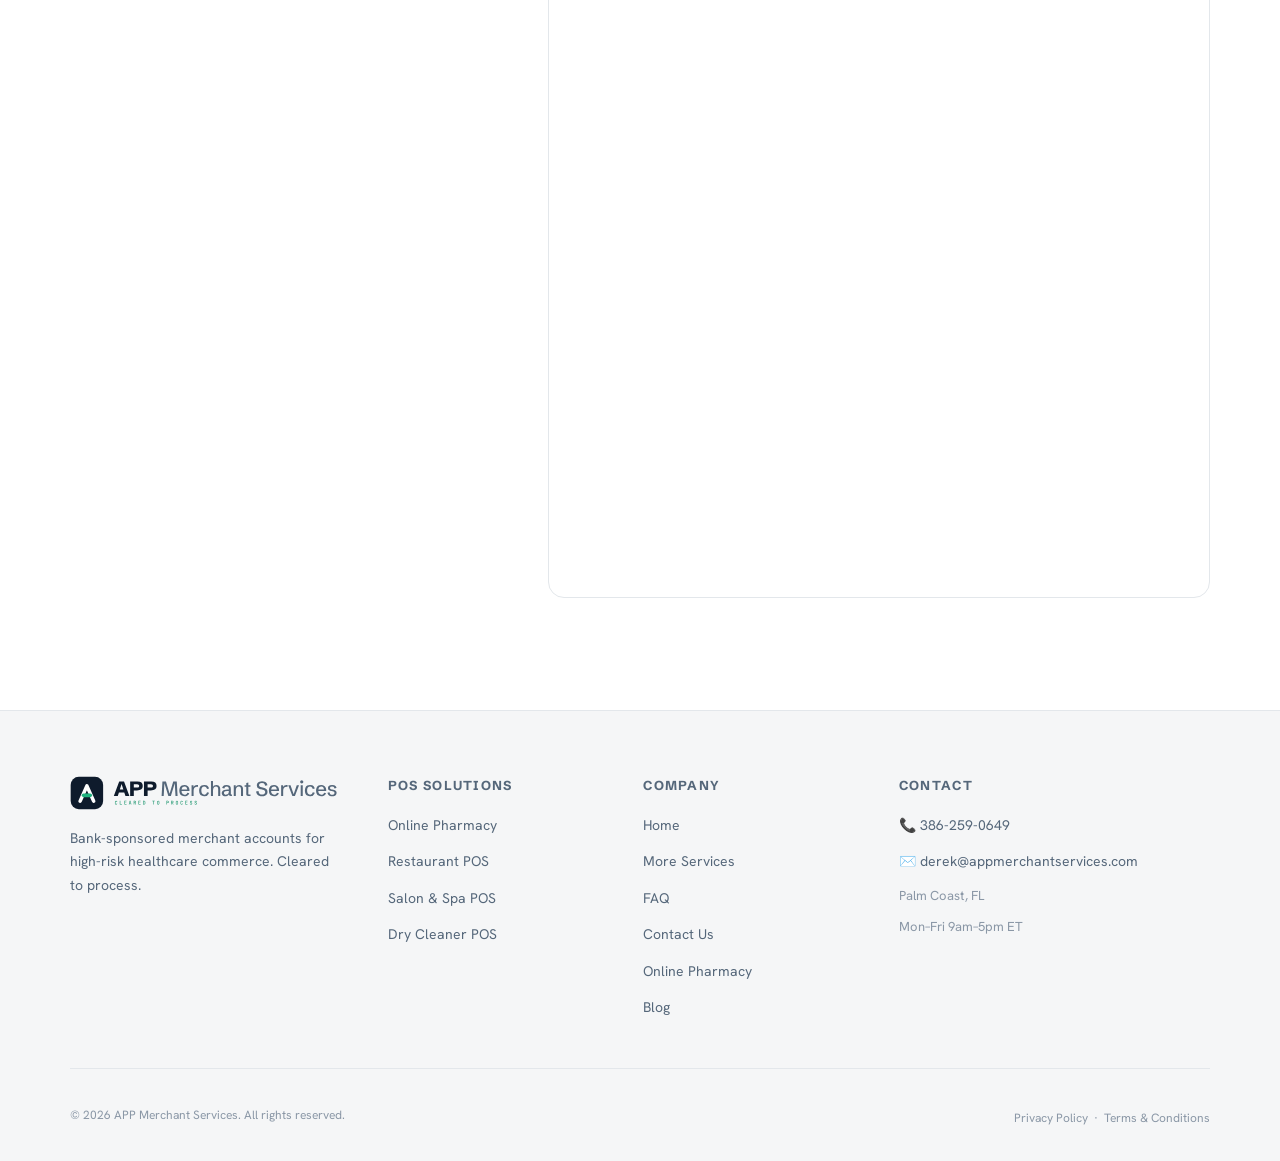
<file: contact.html>
<!DOCTYPE html>
<html lang="en">
<head>
<meta charset="UTF-8"/>
<meta name="viewport" content="width=device-width, initial-scale=1.0"/>
<title>Get a Free Quote | APP Merchant Services — Palm Coast, FL</title>
<meta name="description" content="Request a free payment processing and POS quote from APP Merchant Services in Palm Coast, FL. Local setup, no obligation, honest answers."/>
<link rel="canonical" href="https://appmerchantservices.com/contact.html"/>
<meta name="google-site-verification" content="3FqCoqqjQXs2pN8ZtHvuU_JeC_UwtO3WohIwuxlKrgw"/>
<link rel="stylesheet" href="/css/styles-v2.css?v=10"/>
<link rel="icon" type="image/png" sizes="16x16" href="/assets/favicon-16.png"/>
<link rel="icon" type="image/png" sizes="32x32" href="/assets/favicon-32.png"/>
<link rel="icon" type="image/png" sizes="64x64" href="/assets/favicon-64.png"/>
<link rel="icon" type="image/png" sizes="192x192" href="/assets/favicon-192.png"/>
<link rel="apple-touch-icon" sizes="180x180" href="/assets/app-icon-2x.png"/>
<script async src="https://www.googletagmanager.com/gtag/js?id=G-3RPGTJ7M12"></script>
<script>window.dataLayer=window.dataLayer||[];function gtag(){dataLayer.push(arguments);}gtag('js',new Date());gtag('config','G-3RPGTJ7M12');</script>
<!-- Local Business Schema -->
<script type="application/ld+json">
{
  "@context": "https://schema.org",
  "@type": "LocalBusiness",
  "name": "APP Merchant Services",
  "description": "Local payment processing and POS solutions for restaurants, salons, and dry cleaners in Palm Coast, FL. Provided through a registered payment processing partner and its sponsor bank.",
  "url": "https://appmerchantservices.com",
  "telephone": "+13862590649",
  "email": "derek@appmerchantservices.com",
  "address": {
    "@type": "PostalAddress",
    "addressLocality": "Palm Coast",
    "addressRegion": "FL",
    "addressCountry": "US"
  },
  "areaServed": [
    {"@type": "City", "name": "Palm Coast"},
    {"@type": "City", "name": "Flagler Beach"},
    {"@type": "City", "name": "Bunnell"},
    {"@type": "City", "name": "Ormond Beach"},
    {"@type": "City", "name": "St. Augustine"},
    {"@type": "City", "name": "Daytona Beach"}
  ],
  "serviceType": ["Payment Processing", "POS Systems", "Merchant Services", "Restaurant POS", "Salon POS", "Dry Cleaner POS"],
  "priceRange": "$$",
  "openingHours": "Mo-Fr 09:00-17:00",
  "sameAs": [
    "https://www.facebook.com/profile.php?id=61568587052713"
  ]
}
</script>
</head>
<body>
<section class="pageHero">
  <div class="pageHeroIn">
    <div class="breadcrumb"><a href="/index.html">Home</a><span class="sep"> › </span><span class="cur">Get a Free Quote</span></div>
    <span class="label">No Obligation</span>
    <h1 class="h2">Let's see what you could <span class="acc">save</span></h1>
    <p class="sub mb0">Fill out the form below and I'll personally reach out within one business day. No pushy sales — just honest numbers and real answers.</p>
  </div>
</section>

<section class="sec">
  <div class="wrap">
    <div class="contactWrap">
      <div class="contactInfo fi">
        <div class="contactCard">
         <img src="/assets/derek_headshot.png" alt="Derek Fite — APP Merchant Services" style="width:240px;height:240px;border-radius:50%;object-fit:cover;display:block;margin:0 auto 16px auto;border:2px solid var(--blue)"/>
          <div style="font-size:18px;font-weight:700;color:var(--text1);margin-bottom:4px">Derek Fite</div>
          <div style="font-size:14px;color:var(--blue);margin-bottom:20px">APP Merchant Services · Palm Coast, FL</div>
          <div class="contactDetail"><svg fill="none" viewBox="0 0 24 24" stroke="currentColor" stroke-width="2"><path stroke-linecap="round" stroke-linejoin="round" d="M3 5a2 2 0 012-2h3.28a1 1 0 01.948.684l1.498 4.493a1 1 0 01-.502 1.21l-2.257 1.13a11.042 11.042 0 005.516 5.516l1.13-2.257a1 1 0 011.21-.502l4.493 1.498a1 1 0 01.684.949V19a2 2 0 01-2 2h-1C9.716 21 3 14.284 3 6V5z"/></svg><a href="tel:8402028325">386-259-0649</a></div>
          <div class="contactDetail"><svg fill="none" viewBox="0 0 24 24" stroke="currentColor" stroke-width="2"><path stroke-linecap="round" stroke-linejoin="round" d="M3 8l7.89 5.26a2 2 0 002.22 0L21 8M5 19h14a2 2 0 002-2V7a2 2 0 00-2-2H5a2 2 0 00-2 2v10a2 2 0 002 2z"/></svg><a href="mailto:derek@appmerchantservices.com">derek@appmerchantservices.com</a></div>
          <div class="contactDetail"><svg fill="none" viewBox="0 0 24 24" stroke="currentColor" stroke-width="2"><path stroke-linecap="round" stroke-linejoin="round" d="M17.657 16.657L13.414 20.9a1.998 1.998 0 01-2.827 0l-4.244-4.243a8 8 0 1111.314 0z"/><path stroke-linecap="round" stroke-linejoin="round" d="M15 11a3 3 0 11-6 0 3 3 0 016 0z"/></svg>Palm Coast, FL — Serving Flagler &amp; Volusia Counties</div>
        </div>
        <div class="mt32">
          <div style="font-size:14px;font-weight:600;color:var(--text2);text-transform:uppercase;letter-spacing:.08em;margin-bottom:16px">What to expect</div>
          <div class="checkList">
            <div class="checkItem"><svg fill="none" viewBox="0 0 24 24" stroke="currentColor" stroke-width="2.5"><path stroke-linecap="round" stroke-linejoin="round" d="M5 13l4 4L19 7"/></svg>Response within 1 business day</div>
            <div class="checkItem"><svg fill="none" viewBox="0 0 24 24" stroke="currentColor" stroke-width="2.5"><path stroke-linecap="round" stroke-linejoin="round" d="M5 13l4 4L19 7"/></svg>Free rate analysis — no obligation</div>
            <div class="checkItem"><svg fill="none" viewBox="0 0 24 24" stroke="currentColor" stroke-width="2.5"><path stroke-linecap="round" stroke-linejoin="round" d="M5 13l4 4L19 7"/></svg>Honest comparison of your current fees</div>
            <div class="checkItem"><svg fill="none" viewBox="0 0 24 24" stroke="currentColor" stroke-width="2.5"><path stroke-linecap="round" stroke-linejoin="round" d="M5 13l4 4L19 7"/></svg>Local setup &amp; hands-on training included</div>
          </div>
        </div>
      </div>
      <div class="contactForm fi">
        <iframe id="JotFormIFrame-243268921130048"
  title="APP Merchant Services — Free Quote Request"
  src="https://form.jotform.com/243268921130048"
  style="width:100%;height:100%;min-height:1600px;border:none;background:transparent"
  scrolling="yes"
  allowfullscreen>
</iframe>
<script src="https://cdn.jotfor.ms/s/umd/latest/for-form-embed-handler.js"></script>
<script>window.jotformEmbedHandler("iFrameId=JotFormIFrame-243268921130048", "https://form.jotform.com")</script>
      </div>
    </div>
  </div>
</section>

<script src="/js/components-v19.js"></script>
<script>injectNav('/contact.html');injectFooter();</script>
<!-- PROMO BANNER — DISABLED (Q2 2026 offer ended 2026-06-30); container preserved for reuse, see note below -->
<script>
// PROMO BANNER — DISABLED 2026-07-03. The Q2 2026 "$35/month Complete POS
// Bundle" promotion ended June 30, 2026, so the banner is turned off. The
// injection logic + banner markup are preserved below for future offers.
// TO RE-ENABLE: delete the /* and */ wrapper lines below, then update the
// offer copy (headline, price, inclusions, deadline, unit count) in the
// injected markup with the new promotion.
/*
if (!sessionStorage.getItem('promoBannerClosed')) {
  var nav = document.getElementById('mainNav');
  if (nav) {
    nav.insertAdjacentHTML('afterend', '<div id="promoBanner" style="margin-top:68px;background:linear-gradient(90deg,#0E1B2C 0%,#16936A22 50%,#0E1B2C 100%);border-bottom:1px solid rgba(31,179,126,0.35);padding:8px 24px;display:flex;align-items:center;justify-content:center;gap:12px;flex-wrap:wrap;text-align:center;position:relative;z-index:998"><span style="font-size:13px;color:#94a3b8">🔥 <strong style="color:#fff">Q2 Limited Offer:</strong> Complete POS Bundle — <strong style="color:#1FB37E">$35/month</strong> · Terminal + Printer + Pin Pad · Restaurants &amp; Salons Only</span><span style="font-size:12px;color:#1FB37E;font-weight:600">⚡ Ends June 30 · Only 200 Units</span><a href="/contact.html" style="background:#16936A;color:#fff;padding:5px 14px;border-radius:6px;font-size:12px;font-weight:600;text-decoration:none;white-space:nowrap">Claim Yours →</a><button onclick="document.getElementById(\'promoBanner\').style.display=\'none\';sessionStorage.setItem(\'promoBannerClosed\',\'1\')" style="position:absolute;right:16px;top:50%;transform:translateY(-50%);background:none;border:none;color:#94a3b8;font-size:18px;cursor:pointer;line-height:1;padding:4px">✕</button></div>');
  }
}
*/
</script>
</body>
</html>
</file>
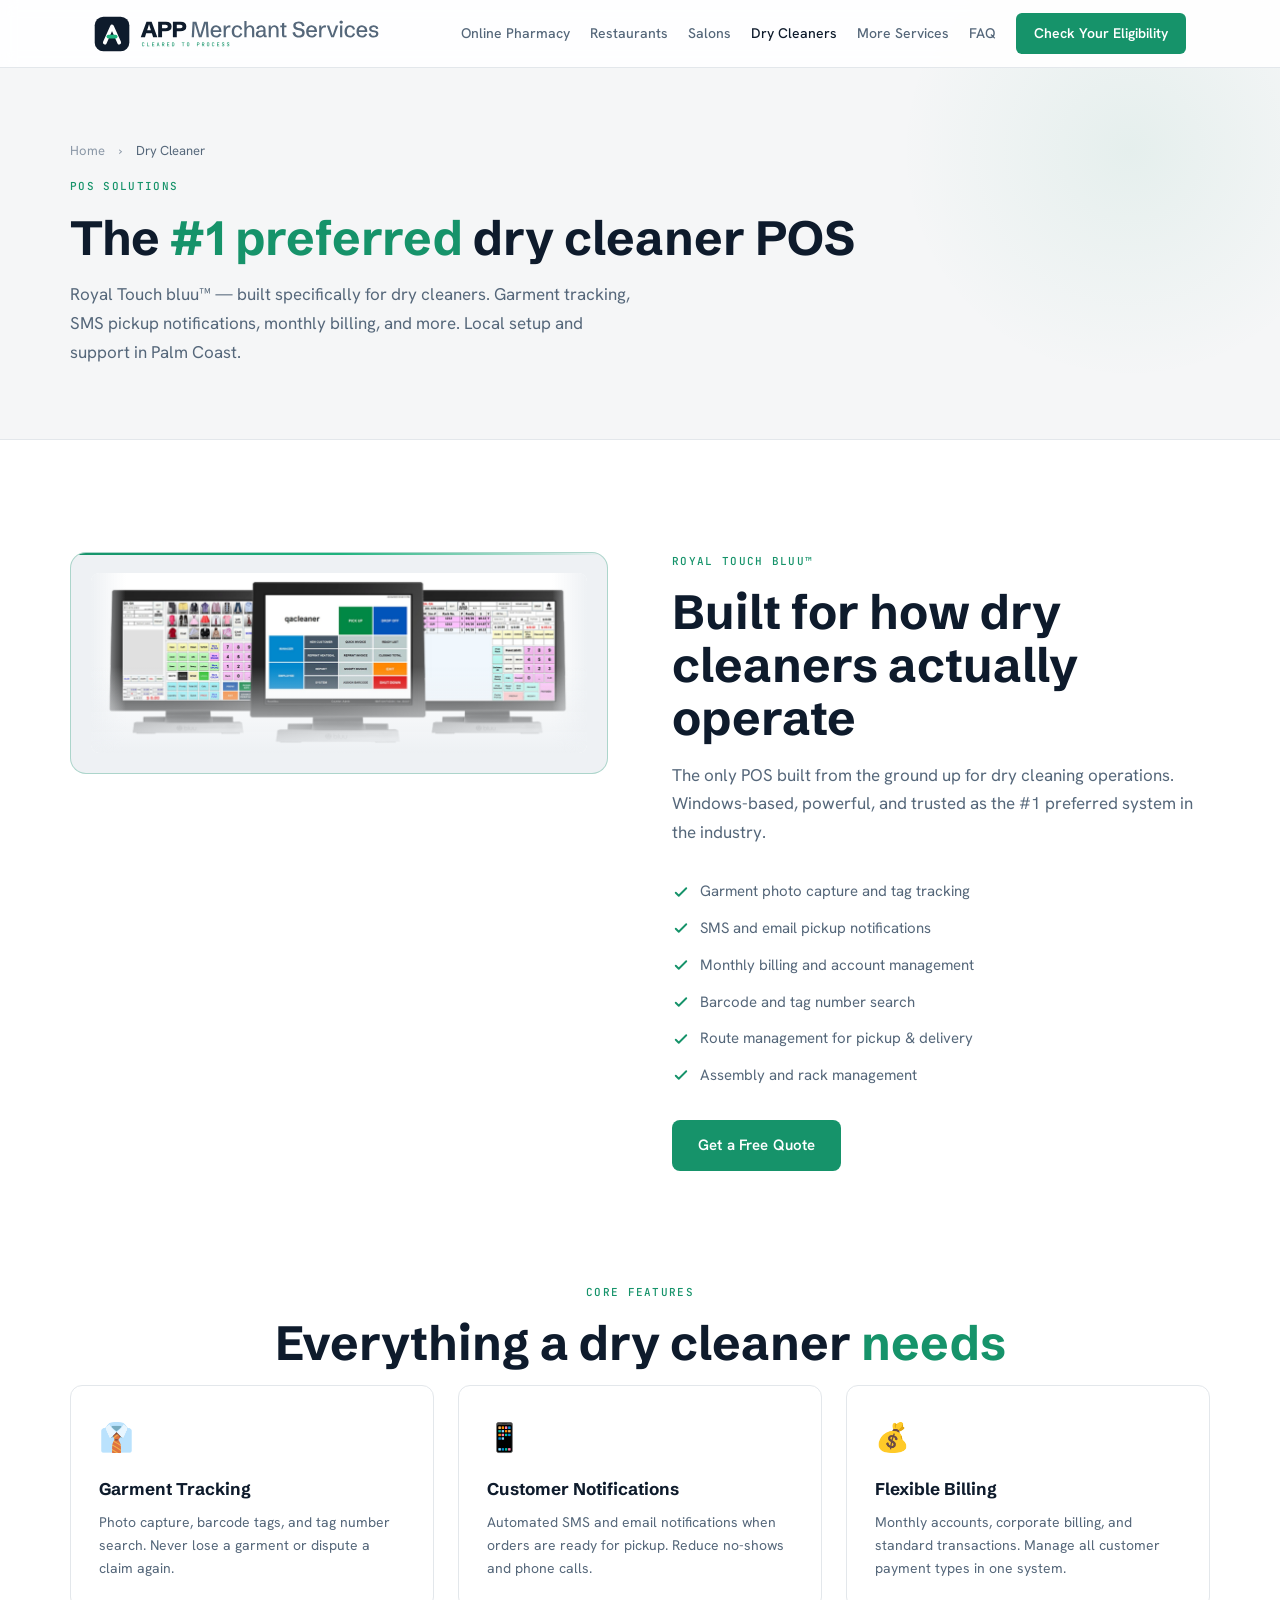
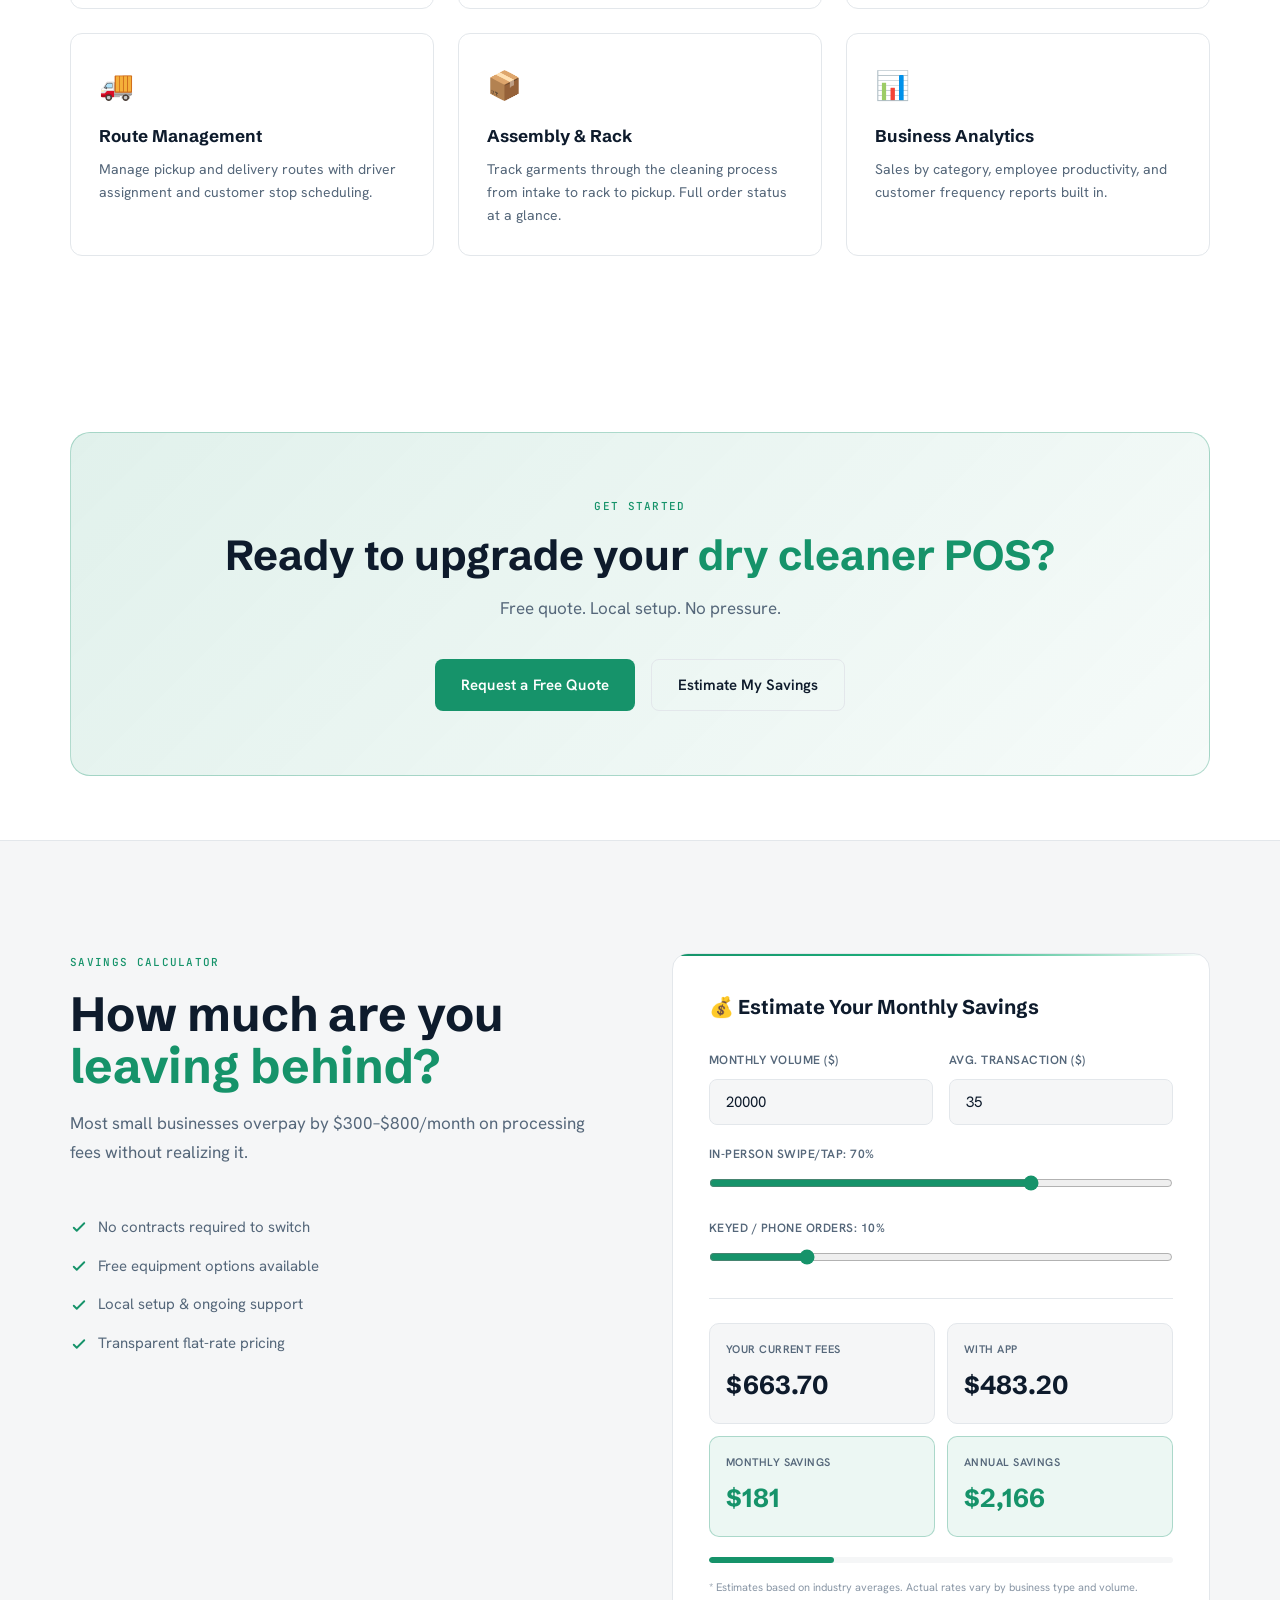
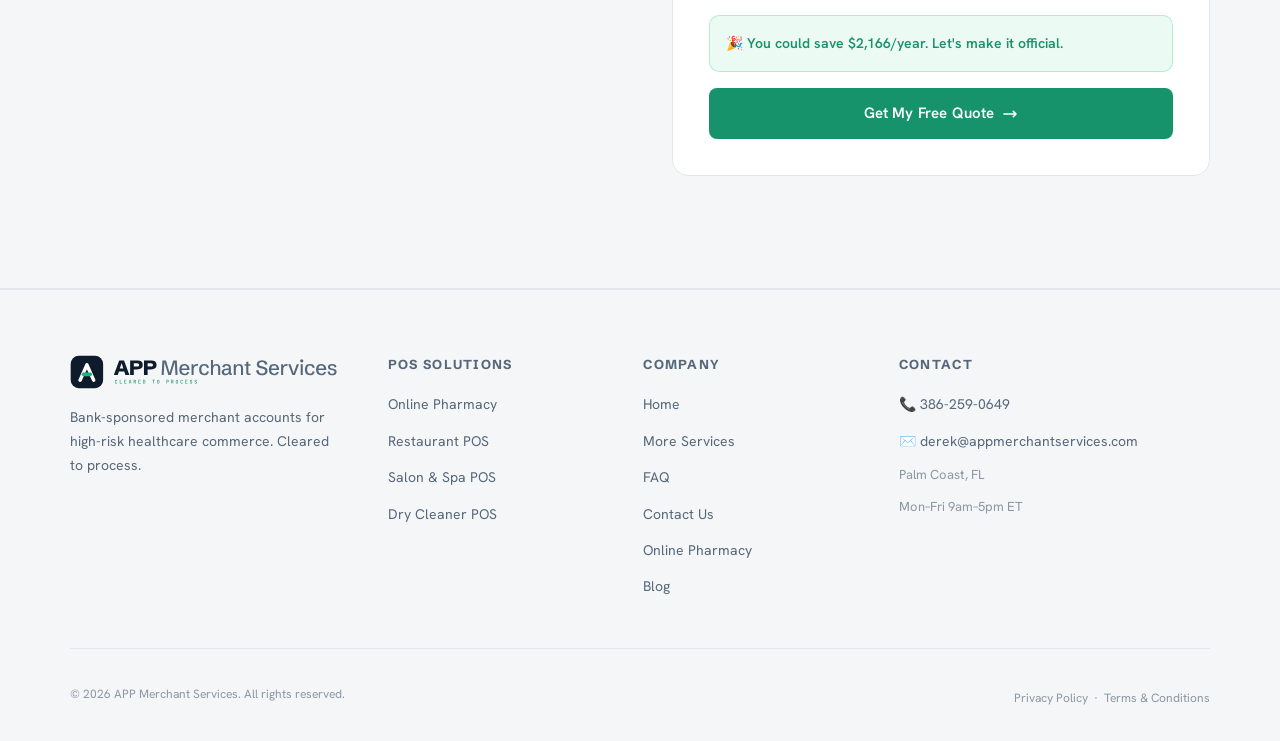
<file: dry-cleaner.html>
<!DOCTYPE html>
<html lang="en">
<head>
<meta charset="UTF-8"/>
<meta name="viewport" content="width=device-width, initial-scale=1.0"/>
<title>Dry Cleaner POS Solutions Palm Coast FL | APP Merchant Services</title>
<meta name="description" content="Royal Touch bluu™ — the #1 preferred dry cleaner POS. Garment tracking, SMS pickup notifications, and monthly billing. Local support in Palm Coast, FL."/>
<link rel="canonical" href="https://appmerchantservices.com/dry-cleaner.html"/>
<meta name="google-site-verification" content="3FqCoqqjQXs2pN8ZtHvuU_JeC_UwtO3WohIwuxlKrgw"/>
<link rel="stylesheet" href="/css/styles-v2.css?v=10"/>
<link rel="icon" type="image/png" sizes="16x16" href="/assets/favicon-16.png"/>
<link rel="icon" type="image/png" sizes="32x32" href="/assets/favicon-32.png"/>
<link rel="icon" type="image/png" sizes="64x64" href="/assets/favicon-64.png"/>
<link rel="icon" type="image/png" sizes="192x192" href="/assets/favicon-192.png"/>
<link rel="apple-touch-icon" sizes="180x180" href="/assets/app-icon-2x.png"/>
<script async src="https://www.googletagmanager.com/gtag/js?id=G-3RPGTJ7M12"></script>
<script>window.dataLayer=window.dataLayer||[];function gtag(){dataLayer.push(arguments);}gtag('js',new Date());gtag('config','G-3RPGTJ7M12');</script>
<!-- Local Business Schema -->
<script type="application/ld+json">
{
  "@context": "https://schema.org",
  "@type": "LocalBusiness",
  "name": "APP Merchant Services",
  "description": "Local payment processing and POS solutions for restaurants, salons, and dry cleaners in Palm Coast, FL. Provided through a registered payment processing partner and its sponsor bank.",
  "url": "https://appmerchantservices.com",
  "telephone": "+13862590649",
  "email": "derek@appmerchantservices.com",
  "address": {
    "@type": "PostalAddress",
    "addressLocality": "Palm Coast",
    "addressRegion": "FL",
    "addressCountry": "US"
  },
  "areaServed": [
    {"@type": "City", "name": "Palm Coast"},
    {"@type": "City", "name": "Flagler Beach"},
    {"@type": "City", "name": "Bunnell"},
    {"@type": "City", "name": "Ormond Beach"},
    {"@type": "City", "name": "St. Augustine"},
    {"@type": "City", "name": "Daytona Beach"}
  ],
  "serviceType": ["Payment Processing", "POS Systems", "Merchant Services", "Restaurant POS", "Salon POS", "Dry Cleaner POS"],
  "priceRange": "$$",
  "openingHours": "Mo-Fr 09:00-17:00",
  "sameAs": [
    "https://www.facebook.com/profile.php?id=61568587052713"
  ]
}
</script>
</head>
<body>
<section class="pageHero">
  <div class="pageHeroIn">
    <div class="breadcrumb"><a href="/index.html">Home</a><span class="sep"> › </span><span class="cur">Dry Cleaner</span></div>
    <span class="label">POS Solutions</span>
    <h1 class="h2">The <span class="acc">#1 preferred</span> dry cleaner POS</h1>
    <p class="sub mb0">Royal Touch bluu™ — built specifically for dry cleaners. Garment tracking, SMS pickup notifications, monthly billing, and more. Local setup and support in Palm Coast.</p>
  </div>
</section>

<section class="sec">
  <div class="wrap">
    <div class="split fi">
      <div>
        <div class="mockWrap"><div class="mockFade"><img src="/assets/software_drycleaner.png" alt="Royal Touch bluu dry cleaner POS software" loading="lazy"/></div></div>
      </div>
      <div>
        <span class="label">Royal Touch bluu™</span>
        <h2 class="h2">Built for how dry cleaners actually operate</h2>
        <p class="sub mb0">The only POS built from the ground up for dry cleaning operations. Windows-based, powerful, and trusted as the #1 preferred system in the industry.</p>
        <div class="checkList mt32">
          <div class="checkItem"><svg fill="none" viewBox="0 0 24 24" stroke="currentColor" stroke-width="2.5"><path stroke-linecap="round" stroke-linejoin="round" d="M5 13l4 4L19 7"/></svg>Garment photo capture and tag tracking</div>
          <div class="checkItem"><svg fill="none" viewBox="0 0 24 24" stroke="currentColor" stroke-width="2.5"><path stroke-linecap="round" stroke-linejoin="round" d="M5 13l4 4L19 7"/></svg>SMS and email pickup notifications</div>
          <div class="checkItem"><svg fill="none" viewBox="0 0 24 24" stroke="currentColor" stroke-width="2.5"><path stroke-linecap="round" stroke-linejoin="round" d="M5 13l4 4L19 7"/></svg>Monthly billing and account management</div>
          <div class="checkItem"><svg fill="none" viewBox="0 0 24 24" stroke="currentColor" stroke-width="2.5"><path stroke-linecap="round" stroke-linejoin="round" d="M5 13l4 4L19 7"/></svg>Barcode and tag number search</div>
          <div class="checkItem"><svg fill="none" viewBox="0 0 24 24" stroke="currentColor" stroke-width="2.5"><path stroke-linecap="round" stroke-linejoin="round" d="M5 13l4 4L19 7"/></svg>Route management for pickup &amp; delivery</div>
          <div class="checkItem"><svg fill="none" viewBox="0 0 24 24" stroke="currentColor" stroke-width="2.5"><path stroke-linecap="round" stroke-linejoin="round" d="M5 13l4 4L19 7"/></svg>Assembly and rack management</div>
        </div>
        <div class="mt32"><a href="/contact.html" class="btnP">Get a Free Quote</a></div>
      </div>
    </div>
  </div>
</section>

<section class="sec" style="padding-top:0">
  <div class="wrap">
    <div class="centered fi"><span class="label">Core Features</span><h2 class="h2">Everything a dry cleaner <span class="acc">needs</span></h2></div>
    <div class="featGrid">
      <div class="featItem fi"><div class="featIcon">👔</div><div class="featTitle">Garment Tracking</div><div class="featDesc">Photo capture, barcode tags, and tag number search. Never lose a garment or dispute a claim again.</div></div>
      <div class="featItem fi"><div class="featIcon">📱</div><div class="featTitle">Customer Notifications</div><div class="featDesc">Automated SMS and email notifications when orders are ready for pickup. Reduce no-shows and phone calls.</div></div>
      <div class="featItem fi"><div class="featIcon">💰</div><div class="featTitle">Flexible Billing</div><div class="featDesc">Monthly accounts, corporate billing, and standard transactions. Manage all customer payment types in one system.</div></div>
      <div class="featItem fi"><div class="featIcon">🚚</div><div class="featTitle">Route Management</div><div class="featDesc">Manage pickup and delivery routes with driver assignment and customer stop scheduling.</div></div>
      <div class="featItem fi"><div class="featIcon">📦</div><div class="featTitle">Assembly &amp; Rack</div><div class="featDesc">Track garments through the cleaning process from intake to rack to pickup. Full order status at a glance.</div></div>
      <div class="featItem fi"><div class="featIcon">📊</div><div class="featTitle">Business Analytics</div><div class="featDesc">Sales by category, employee productivity, and customer frequency reports built in.</div></div>
    </div>
  </div>
</section>

<section class="secSm" style="padding-left:24px;padding-right:24px">
  <div class="wrap"><div class="ctaBanner fi">
    <span class="label">Get Started</span>
    <h2 class="h2">Ready to upgrade your <span class="acc">dry cleaner POS?</span></h2>
    <p class="sub">Free quote. Local setup. No pressure.</p>
    <div class="ctaActions">
      <a href="/contact.html" class="btnP">Request a Free Quote</a>
      <a href="dry-cleaner.html#calculator" class="btnS">Estimate My Savings</a>
    </div>
  </div></div>
</section>

<!-- ============ SAVINGS CALCULATOR (anchor: #calculator) ============ -->
<section class="sec calcSec" id="calculator">
  <div class="wrap">
    <div class="calcWrap">
      <div class="fi">
        <span class="label">Savings Calculator</span>
        <h2 class="h2">How much are you <span class="acc">leaving behind?</span></h2>
        <p class="sub">Most small businesses overpay by $300&ndash;$800/month on processing fees without realizing it.</p>
        <div class="calcFeats">
          <div class="calcFeat"><svg fill="none" viewBox="0 0 24 24" stroke="currentColor" stroke-width="2.5"><path stroke-linecap="round" stroke-linejoin="round" d="M5 13l4 4L19 7"/></svg>No contracts required to switch</div>
          <div class="calcFeat"><svg fill="none" viewBox="0 0 24 24" stroke="currentColor" stroke-width="2.5"><path stroke-linecap="round" stroke-linejoin="round" d="M5 13l4 4L19 7"/></svg>Free equipment options available</div>
          <div class="calcFeat"><svg fill="none" viewBox="0 0 24 24" stroke="currentColor" stroke-width="2.5"><path stroke-linecap="round" stroke-linejoin="round" d="M5 13l4 4L19 7"/></svg>Local setup &amp; ongoing support</div>
          <div class="calcFeat"><svg fill="none" viewBox="0 0 24 24" stroke="currentColor" stroke-width="2.5"><path stroke-linecap="round" stroke-linejoin="round" d="M5 13l4 4L19 7"/></svg>Transparent flat-rate pricing</div>
        </div>
      </div>
      <div class="calcCard fi">
        <div class="calcCardTitle">💰 Estimate Your Monthly Savings</div>
        <div class="calcRow">
          <div class="calcField"><label for="cVol">Monthly Volume ($)</label><input type="number" id="cVol" placeholder="e.g. 20000" min="0" step="1000"/></div>
          <div class="calcField"><label for="cTick">Avg. Transaction ($)</label><input type="number" id="cTick" placeholder="e.g. 35" min="1" step="1"/></div>
        </div>
        <div class="calcField"><label for="cSwipe">In-Person Swipe/Tap: <span id="cSwipeLbl">70%</span></label><input type="range" id="cSwipe" min="0" max="100" value="70"/></div>
        <div class="calcField"><label for="cKeyed">Keyed / Phone Orders: <span id="cKeyedLbl">10%</span></label><input type="range" id="cKeyed" min="0" max="50" value="10"/></div>
        <div class="calcDiv"></div>
        <div class="calcRes">
          <div class="calcResItem"><div class="calcResLabel">Your current fees</div><div class="calcResVal" id="rCur">&ndash;</div></div>
          <div class="calcResItem"><div class="calcResLabel">With APP</div><div class="calcResVal" id="rBluu">&ndash;</div></div>
          <div class="calcResItem hi"><div class="calcResLabel">Monthly savings</div><div class="calcResVal" id="rSave">&ndash;</div></div>
          <div class="calcResItem hi"><div class="calcResLabel">Annual savings</div><div class="calcResVal" id="rAnnual">&ndash;</div></div>
        </div>
        <div style="background:var(--bg2);border-radius:100px;height:6px;margin-bottom:16px;overflow:hidden">
          <div id="cBar" style="height:100%;background:linear-gradient(90deg,var(--blue),var(--green));border-radius:100px;width:0;transition:width .6s ease"></div>
        </div>
        <p class="calcDisc">* Estimates based on industry averages. Actual rates vary by business type and volume.</p>
        <div class="calcNudge" id="cNudge"><p>🎉 You could save <span id="cNudgeAmt"></span>/year. Let's make it official.</p></div>
        <a href="/contact.html" class="btnP" style="width:100%;justify-content:center">Get My Free Quote <svg fill="none" viewBox="0 0 24 24" stroke="currentColor" stroke-width="2.5"><path stroke-linecap="round" stroke-linejoin="round" d="M17 8l4 4m0 0l-4 4m4-4H3"/></svg></a>
      </div>
    </div>
  </div>
</section>

<script src="/js/components-v19.js"></script>
<script>injectNav('/dry-cleaner.html');injectFooter();</script>
<script src="/js/calculator.js?v=1"></script>
</body>
</html>
</file>
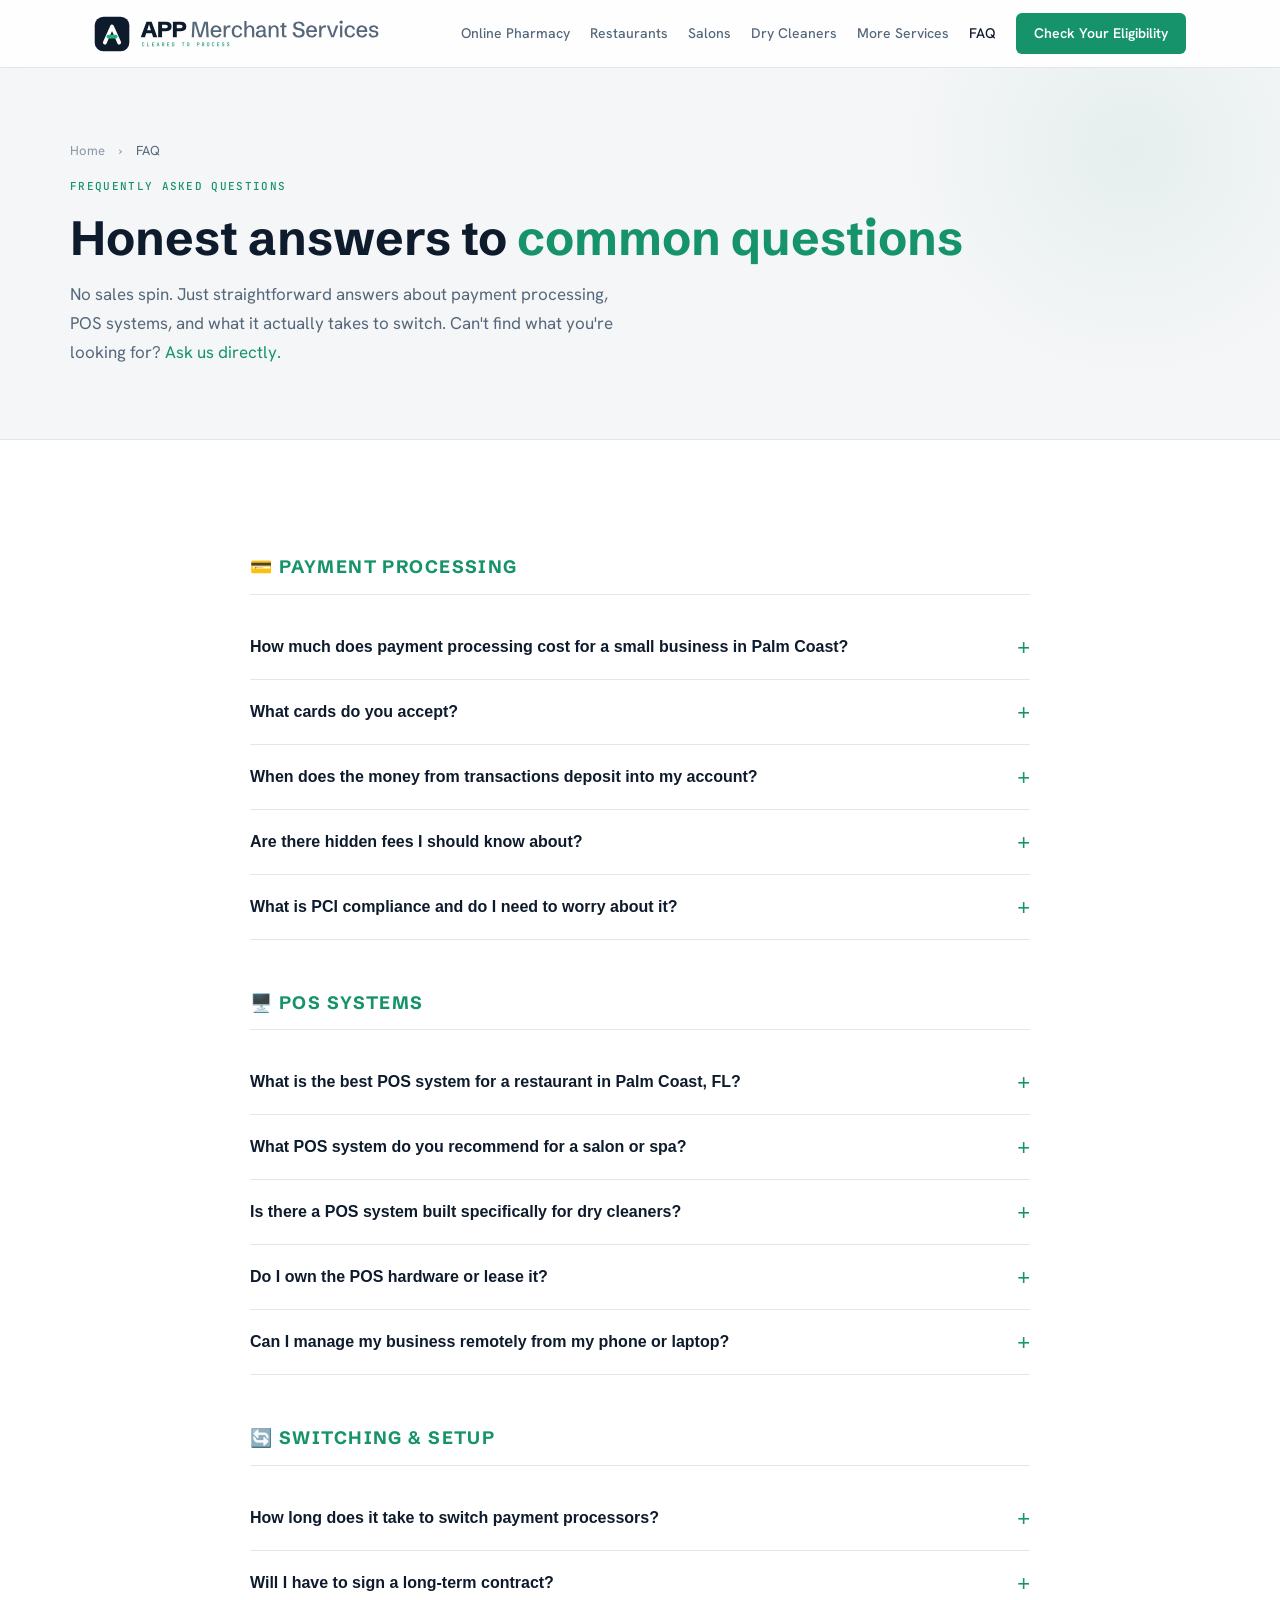
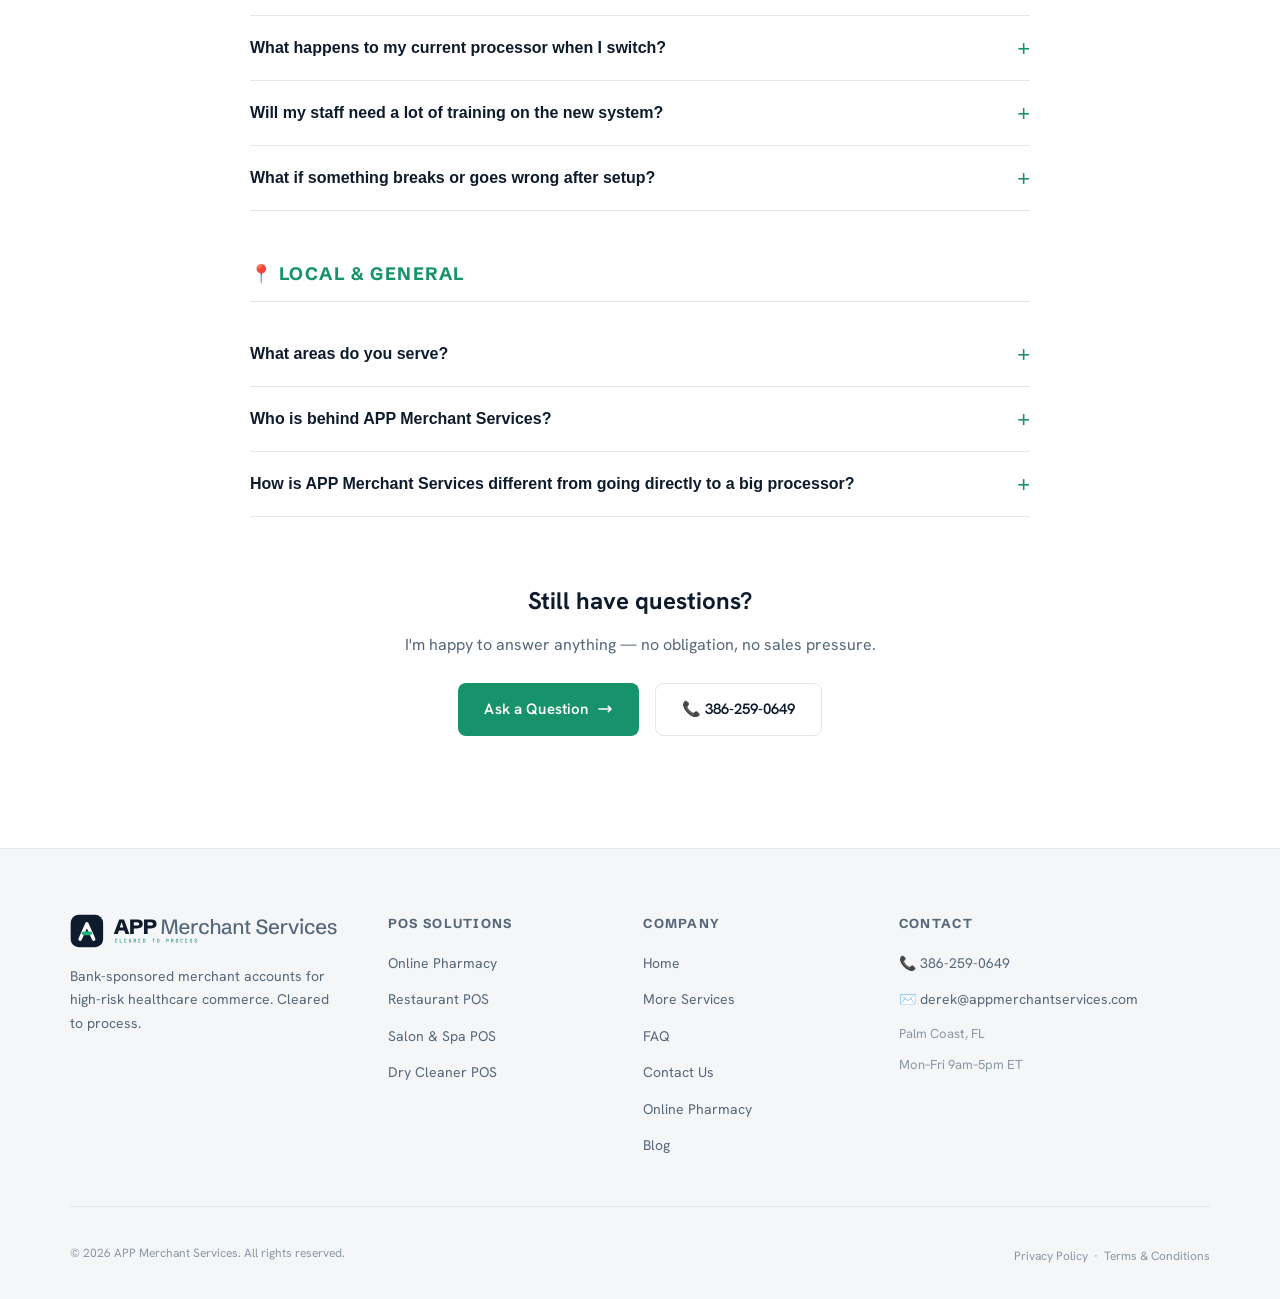
<file: faq.html>
<!DOCTYPE html>
<html lang="en">
<head>
<meta charset="UTF-8"/>
<meta name="viewport" content="width=device-width, initial-scale=1.0"/>
<title>FAQ — Payment Processing &amp; POS Questions | APP Merchant Services Palm Coast</title>
<meta name="description" content="Common questions about payment processing, POS systems, and switching merchant services in Palm Coast, FL. Honest answers from a local rep."/>
<link rel="canonical" href="https://appmerchantservices.com/faq.html"/>
<meta name="google-site-verification" content="3FqCoqqjQXs2pN8ZtHvuU_JeC_UwtO3WohIwuxlKrgw"/>
<link rel="stylesheet" href="/css/styles-v2.css?v=10"/>
<link rel="icon" type="image/png" sizes="16x16" href="/assets/favicon-16.png"/>
<link rel="icon" type="image/png" sizes="32x32" href="/assets/favicon-32.png"/>
<link rel="icon" type="image/png" sizes="64x64" href="/assets/favicon-64.png"/>
<link rel="icon" type="image/png" sizes="192x192" href="/assets/favicon-192.png"/>
<link rel="apple-touch-icon" sizes="180x180" href="/assets/app-icon-2x.png"/>
<script async src="https://www.googletagmanager.com/gtag/js?id=G-3RPGTJ7M12"></script>
<script>window.dataLayer=window.dataLayer||[];function gtag(){dataLayer.push(arguments);}gtag('js',new Date());gtag('config','G-3RPGTJ7M12');</script>
<!-- FAQ Schema -->
<script type="application/ld+json">
{
  "@context": "https://schema.org",
  "@type": "FAQPage",
  "mainEntity": [
    {
      "@type": "Question",
      "name": "How much does payment processing cost for a small business in Palm Coast?",
      "acceptedAnswer": {"@type": "Answer", "text": "Most small businesses in Palm Coast pay between 2.5% and 3.5% per transaction depending on their current processor. With APP Merchant Services powered by bluu™, in-person swipe rates start at 1.79% + $0.08. The actual savings depend on your monthly volume and transaction mix — use our savings calculator to get a personalized estimate."}
    },
    {
      "@type": "Question",
      "name": "What is the best POS system for a restaurant in Palm Coast, FL?",
      "acceptedAnswer": {"@type": "Answer", "text": "For restaurants in Palm Coast, we recommend bluu™ Restaurant — an Android-based POS with built-in table management, online ordering, delivery, and loyalty. It's purpose-built for quick serve, fast casual, and fine dining operations and comes with local setup and support."}
    },
    {
      "@type": "Question",
      "name": "How long does it take to switch payment processors?",
      "acceptedAnswer": {"@type": "Answer", "text": "Most switches are completed within 3–5 business days from the time your application is approved. Hardware is shipped or delivered locally. We handle the setup and training so your team is ready to process payments from day one."}
    },
    {
      "@type": "Question",
      "name": "Will I have to sign a long-term contract?",
      "acceptedAnswer": {"@type": "Answer", "text": "No long-term contracts are required. We believe in earning your business month after month through service and results — not locking you in. You can cancel without penalty by returning the equipment."}
    },
    {
      "@type": "Question",
      "name": "What happens to my current processor when I switch?",
      "acceptedAnswer": {"@type": "Answer", "text": "You'll need to contact your current processor directly to cancel your service. We recommend waiting until your new system is fully set up and processing before you cancel. We'll help you time the transition so there's no gap in your ability to accept payments."}
    }
  ]
}
</script>
<!-- Local Business Schema -->
<script type="application/ld+json">
{
  "@context": "https://schema.org",
  "@type": "LocalBusiness",
  "name": "APP Merchant Services",
  "description": "Local payment processing and POS solutions for restaurants, salons, and dry cleaners in Palm Coast, FL. Provided through a registered payment processing partner and its sponsor bank.",
  "url": "https://appmerchantservices.com",
  "telephone": "+13862590649",
  "email": "derek@appmerchantservices.com",
  "address": {
    "@type": "PostalAddress",
    "addressLocality": "Palm Coast",
    "addressRegion": "FL",
    "addressCountry": "US"
  },
  "areaServed": [
    {"@type": "City", "name": "Palm Coast"},
    {"@type": "City", "name": "Flagler Beach"},
    {"@type": "City", "name": "Bunnell"},
    {"@type": "City", "name": "Ormond Beach"},
    {"@type": "City", "name": "St. Augustine"},
    {"@type": "City", "name": "Daytona Beach"}
  ],
  "serviceType": ["Payment Processing", "POS Systems", "Merchant Services", "Restaurant POS", "Salon POS", "Dry Cleaner POS"],
  "priceRange": "$$",
  "openingHours": "Mo-Fr 09:00-17:00",
  "sameAs": [
    "https://www.facebook.com/profile.php?id=61568587052713"
  ]
}
</script>
</head>
<body>
<section class="pageHero">
  <div class="pageHeroIn">
    <div class="breadcrumb"><a href="/index.html">Home</a><span class="sep"> › </span><span class="cur">FAQ</span></div>
    <span class="label">Frequently Asked Questions</span>
    <h1 class="h2">Honest answers to <span class="acc">common questions</span></h1>
    <p class="sub mb0">No sales spin. Just straightforward answers about payment processing, POS systems, and what it actually takes to switch. Can't find what you're looking for? <a href="/contact.html" style="color:var(--blue)">Ask us directly.</a></p>
  </div>
</section>

<section class="sec">
  <div class="wrap">
    <div class="faqWrap">

      <div class="faqGroup fi">
        <div class="faqGroupTitle">💳 Payment Processing</div>

        <div class="faqItem">
          <button class="faqQ" aria-expanded="false">How much does payment processing cost for a small business in Palm Coast?</button>
          <div class="faqA"><p>Most small businesses in Palm Coast pay between 2.5% and 3.5% per transaction depending on their current processor. With APP Merchant Services powered by bluu™, in-person swipe rates start at 1.79% + $0.08. The actual savings depend on your monthly volume and transaction mix — use our <a href="restaurant.html#calculator">savings calculator</a> to get a personalized estimate.</p></div>
        </div>

        <div class="faqItem">
          <button class="faqQ" aria-expanded="false">What cards do you accept?</button>
          <div class="faqA"><p>All major cards — Visa, Mastercard, American Express, and Discover. We also support contactless payments (Apple Pay, Google Pay), chip cards, and EBT/SNAP for qualifying business types.</p></div>
        </div>

        <div class="faqItem">
          <button class="faqQ" aria-expanded="false">When does the money from transactions deposit into my account?</button>
          <div class="faqA"><p>Most deposits are next-day — if your batch closes before 7 PM EST, funds are typically available the following business day. Exact timing can vary depending on your bank.</p></div>
        </div>

        <div class="faqItem">
          <button class="faqQ" aria-expanded="false">Are there hidden fees I should know about?</button>
          <div class="faqA"><p>No hidden fees. You'll see a flat monthly service fee plus your per-transaction rate — that's it. We'll walk through your complete rate schedule before you sign anything so there are no surprises on your first statement.</p></div>
        </div>

        <div class="faqItem">
          <button class="faqQ" aria-expanded="false">What is PCI compliance and do I need to worry about it?</button>
          <div class="faqA"><p>PCI compliance refers to the security standards required for businesses that accept credit cards. All bluu™ terminals and systems are PCI-certified by default — end-to-end encryption is built in. You don't need to manage this separately.</p></div>
        </div>
      </div>

      <div class="faqGroup fi">
        <div class="faqGroupTitle">🖥️ POS Systems</div>

        <div class="faqItem">
          <button class="faqQ" aria-expanded="false">What is the best POS system for a restaurant in Palm Coast, FL?</button>
          <div class="faqA"><p>For restaurants in Palm Coast, we recommend bluu™ Restaurant — an Android-based POS with built-in table management, online ordering, delivery, and loyalty. It's purpose-built for quick serve, fast casual, and fine dining operations and comes with local setup and support. <a href="/restaurant.html">See restaurant POS details.</a></p></div>
        </div>

        <div class="faqItem">
          <button class="faqQ" aria-expanded="false">What POS system do you recommend for a salon or spa?</button>
          <div class="faqA"><p>bluu™ Salon is our recommendation for salons, nail studios, and spas. It handles appointments, walk-ins, booth rentals, staff commissions, and loyalty — all in one Android-based system. Online booking is available through the epiday™ add-on. <a href="/salon.html">See salon POS details.</a></p></div>
        </div>

        <div class="faqItem">
          <button class="faqQ" aria-expanded="false">Is there a POS system built specifically for dry cleaners?</button>
          <div class="faqA"><p>Yes — Royal Touch bluu™ is the #1 preferred POS for dry cleaners. It's a Windows-based system built specifically for dry cleaning operations, with garment tracking, SMS pickup notifications, monthly billing, and route management built in. <a href="/dry-cleaner.html">See dry cleaner POS details.</a></p></div>
        </div>

        <div class="faqItem">
          <button class="faqQ" aria-expanded="false">Do I own the POS hardware or lease it?</button>
          <div class="faqA"><p>Hardware options vary. We offer both purchased and free loaner equipment depending on the plan. Free standard equipment is available for qualifying accounts. We'll go over your hardware options clearly before you commit to anything.</p></div>
        </div>

        <div class="faqItem">
          <button class="faqQ" aria-expanded="false">Can I manage my business remotely from my phone or laptop?</button>
          <div class="faqA"><p>Yes. All bluu™ systems include cloud back-office access. You can monitor sales, run reports, view inventory, and manage staff from any device — whether you're on-site or away from the business.</p></div>
        </div>
      </div>

      <div class="faqGroup fi">
        <div class="faqGroupTitle">🔄 Switching &amp; Setup</div>

        <div class="faqItem">
          <button class="faqQ" aria-expanded="false">How long does it take to switch payment processors?</button>
          <div class="faqA"><p>Most switches are completed within 3–5 business days from the time your application is approved. Hardware is shipped or delivered locally. We handle the setup and training so your team is ready to process payments from day one.</p></div>
        </div>

        <div class="faqItem">
          <button class="faqQ" aria-expanded="false">Will I have to sign a long-term contract?</button>
          <div class="faqA"><p>No long-term contracts required. We believe in earning your business month after month — not locking you in. You can cancel without penalty by returning the equipment.</p></div>
        </div>

        <div class="faqItem">
          <button class="faqQ" aria-expanded="false">What happens to my current processor when I switch?</button>
          <div class="faqA"><p>You'll need to contact your current processor directly to cancel your service. We recommend waiting until your new system is fully set up and processing before you cancel. We'll help you time the transition so there's no gap in your ability to accept payments.</p></div>
        </div>

        <div class="faqItem">
          <button class="faqQ" aria-expanded="false">Will my staff need a lot of training on the new system?</button>
          <div class="faqA"><p>bluu™ systems are designed to be intuitive. Most staff are comfortable within a day of using it. We provide on-site training as part of setup and are available for follow-up questions after go-live.</p></div>
        </div>

        <div class="faqItem">
          <button class="faqQ" aria-expanded="false">What if something breaks or goes wrong after setup?</button>
          <div class="faqA"><p>You call me directly — not a 1-800 number. I'm based in Palm Coast. For hardware issues, we have replacement and loaner options available. Most software issues can be resolved remotely within hours.</p></div>
        </div>
      </div>

      <div class="faqGroup fi">
        <div class="faqGroupTitle">📍 Local &amp; General</div>

        <div class="faqItem">
          <button class="faqQ" aria-expanded="false">What areas do you serve?</button>
          <div class="faqA"><p>We primarily serve Palm Coast, Flagler Beach, Bunnell, Ormond Beach, St. Augustine, Daytona Beach, and surrounding areas in Flagler and Volusia Counties. Remote setup and support is also available for businesses outside this area.</p></div>
        </div>

        <div class="faqItem">
          <button class="faqQ" aria-expanded="false">Who is behind APP Merchant Services?</button>
          <div class="faqA"><p>APP Merchant Services is operated by Derek Fite, a Palm Coast-based local business technology consultant and authorized sales representative for a registered payment processing partner and its sponsor bank. The goal is simple — help local businesses pay less and get better tools, with someone they can actually reach when they need help.</p></div>
        </div>

        <div class="faqItem">
          <button class="faqQ" aria-expanded="false">How is APP Merchant Services different from going directly to a big processor?</button>
          <div class="faqA"><p>Big processors give you competitive rates but route your support calls to offshore call centers. With APP, you get the same competitive pricing — backed by an established payment processor and its sponsor bank — plus a local rep who knows your business, answers their phone, and shows up in person when needed.</p></div>
        </div>

      </div>

    </div>

    <div class="centered mt64 fi">
      <h3 style="font-size:24px;color:var(--text1);margin-bottom:12px">Still have questions?</h3>
      <p style="color:var(--text2);margin-bottom:24px">I'm happy to answer anything — no obligation, no sales pressure.</p>
      <div class="ctaActions" style="justify-content:center">
        <a href="/contact.html" class="btnP">Ask a Question <svg fill="none" viewBox="0 0 24 24" stroke="currentColor" stroke-width="2.5"><path stroke-linecap="round" stroke-linejoin="round" d="M17 8l4 4m0 0l-4 4m4-4H3"/></svg></a>
        <a href="tel:8402028325" class="btnS">📞 386-259-0649</a>
      </div>
    </div>
  </div>
</section>

<script src="/js/components-v19.js"></script>
<script>
injectNav('/faq.html');
injectFooter();
document.querySelectorAll('.faqQ').forEach(btn => {
  btn.addEventListener('click', () => {
    const expanded = btn.getAttribute('aria-expanded') === 'true';
    document.querySelectorAll('.faqQ').forEach(b => { b.setAttribute('aria-expanded','false'); b.closest('.faqItem').classList.remove('open'); });
    if (!expanded) { btn.setAttribute('aria-expanded','true'); btn.closest('.faqItem').classList.add('open'); }
  });
});
</script>
</body>
</html>
</file>
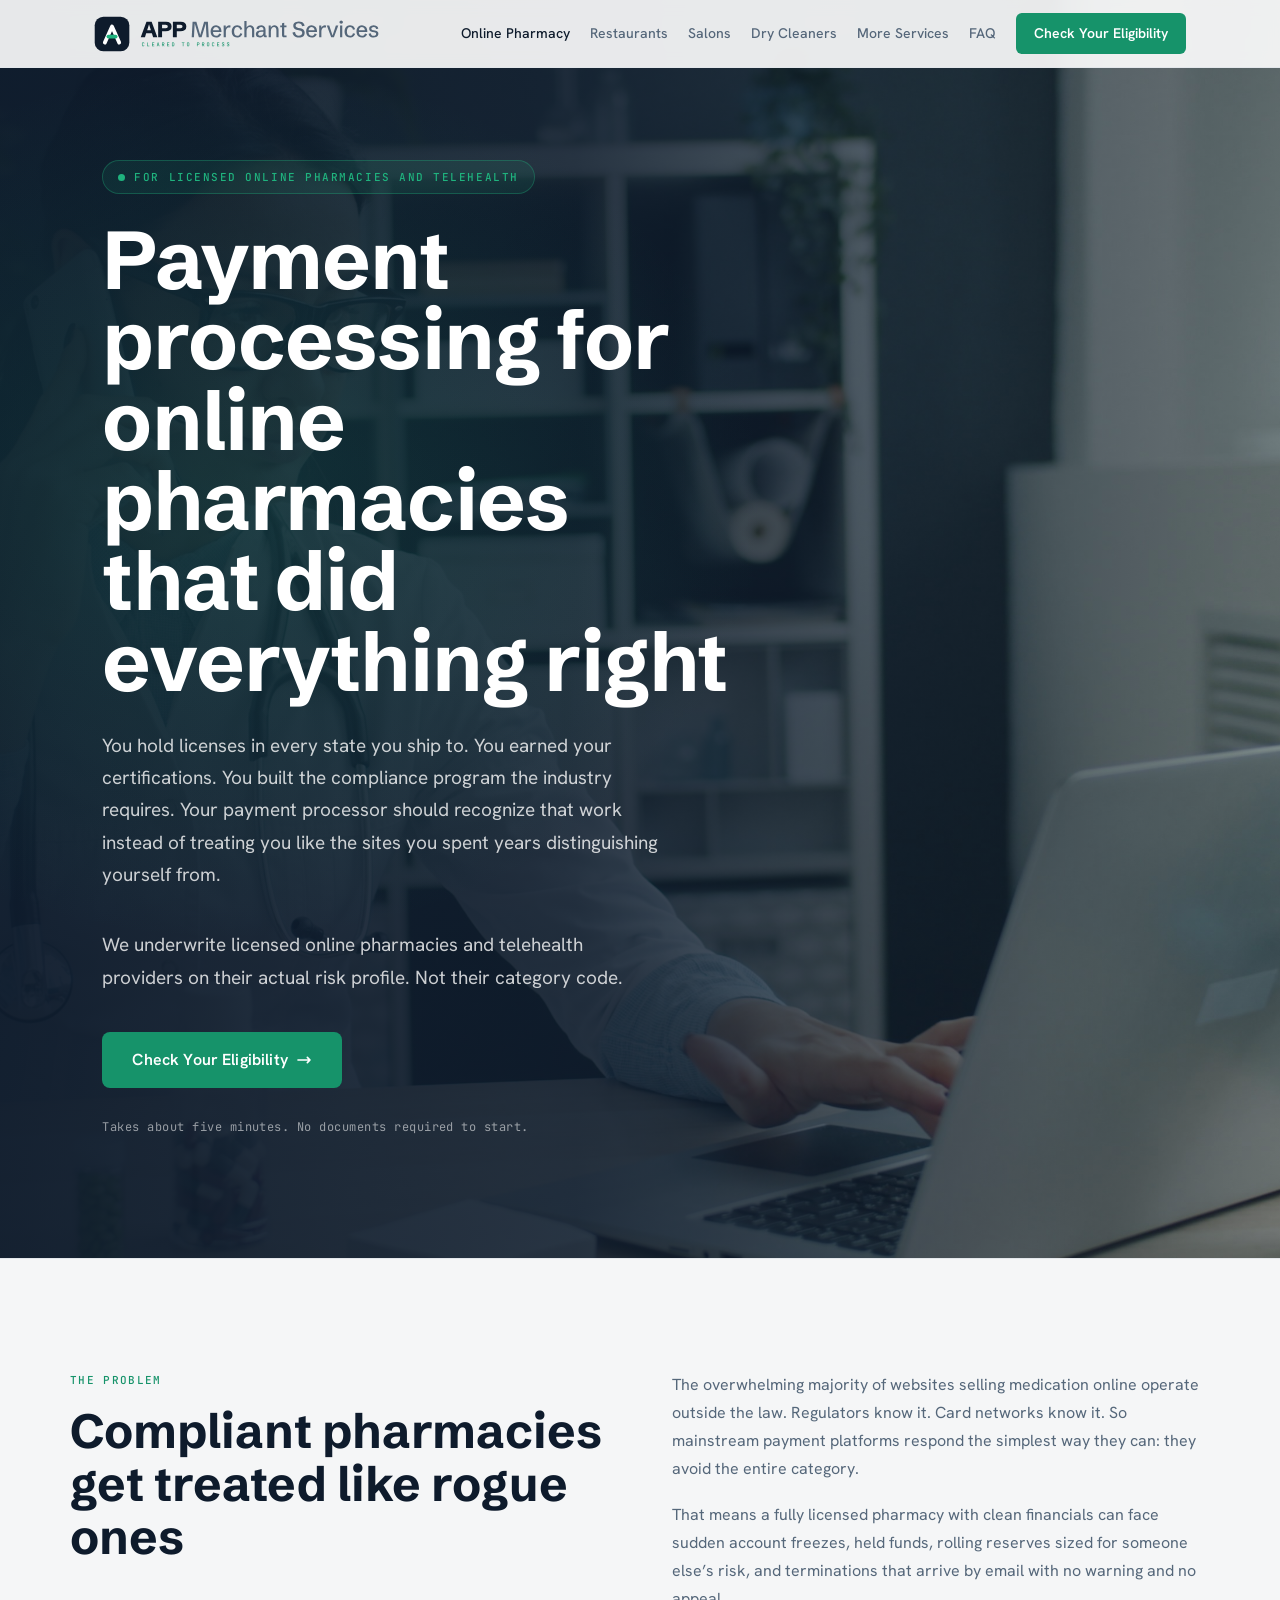
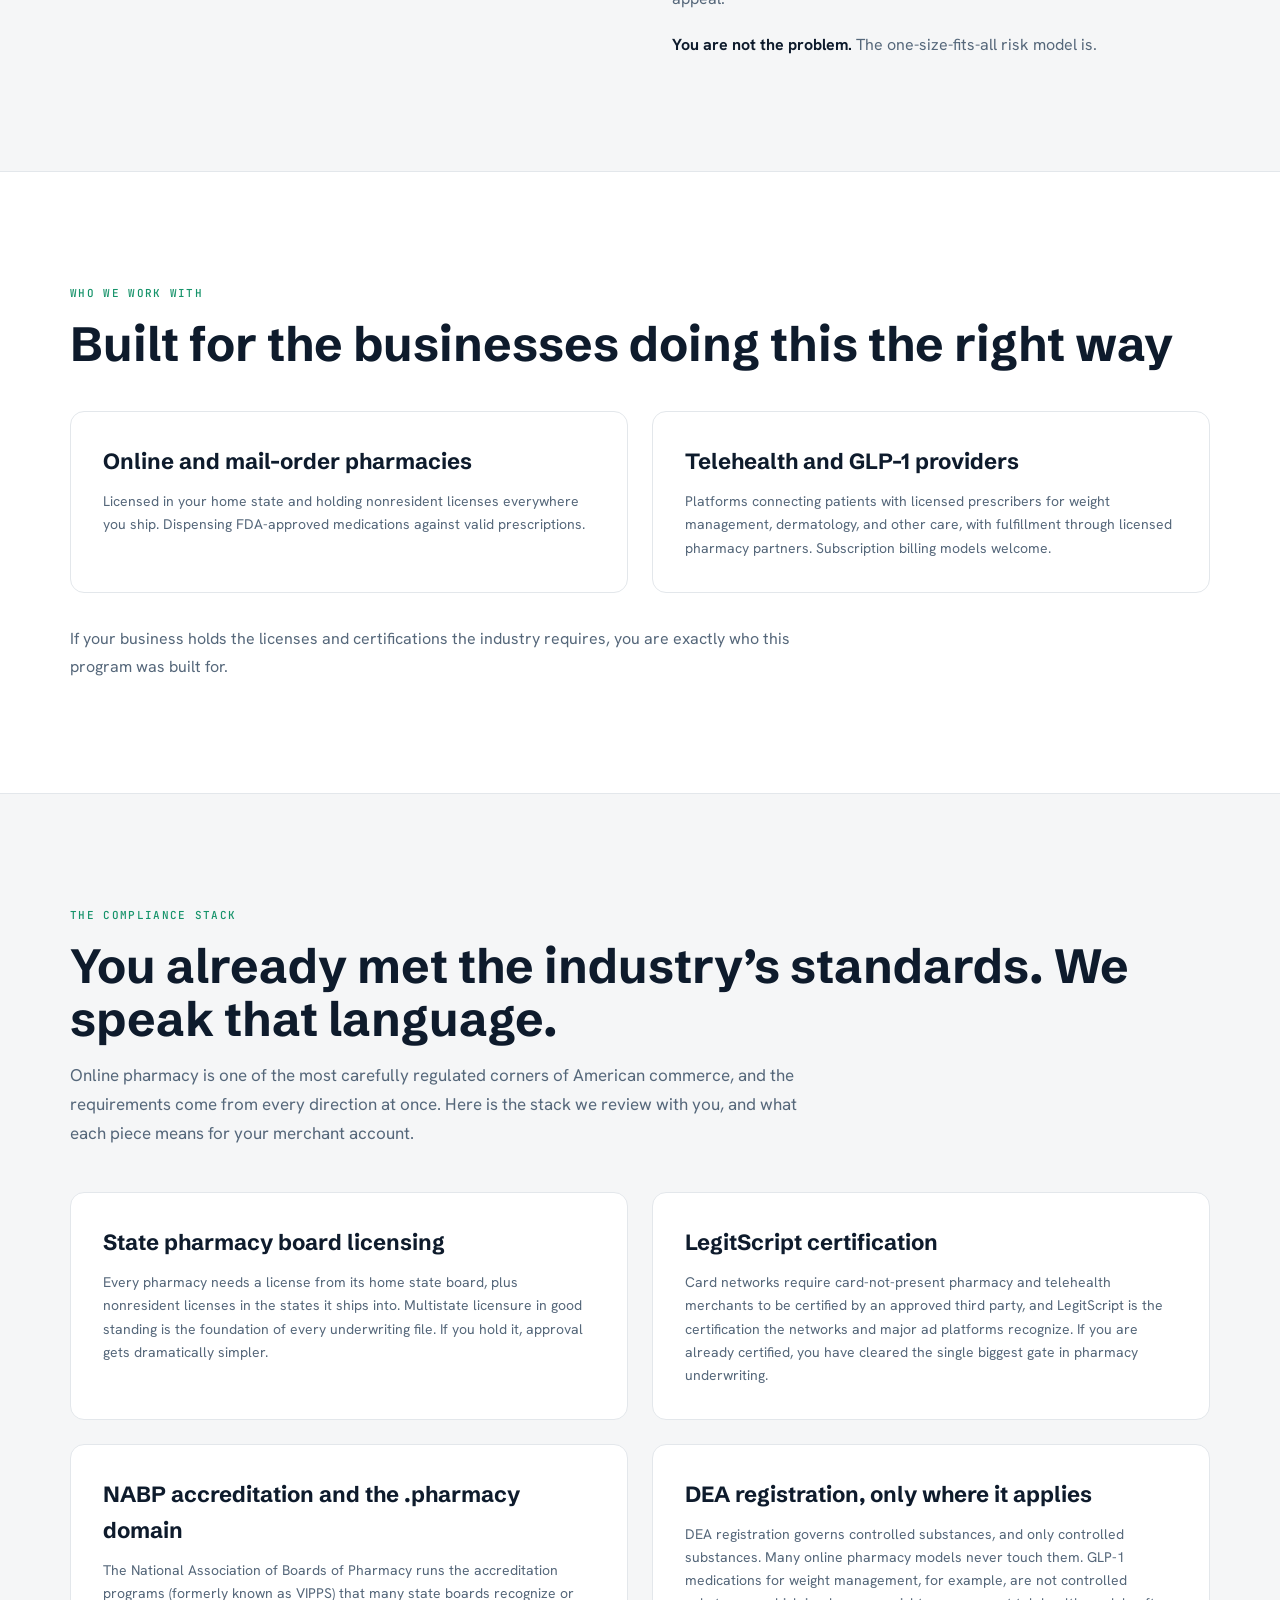
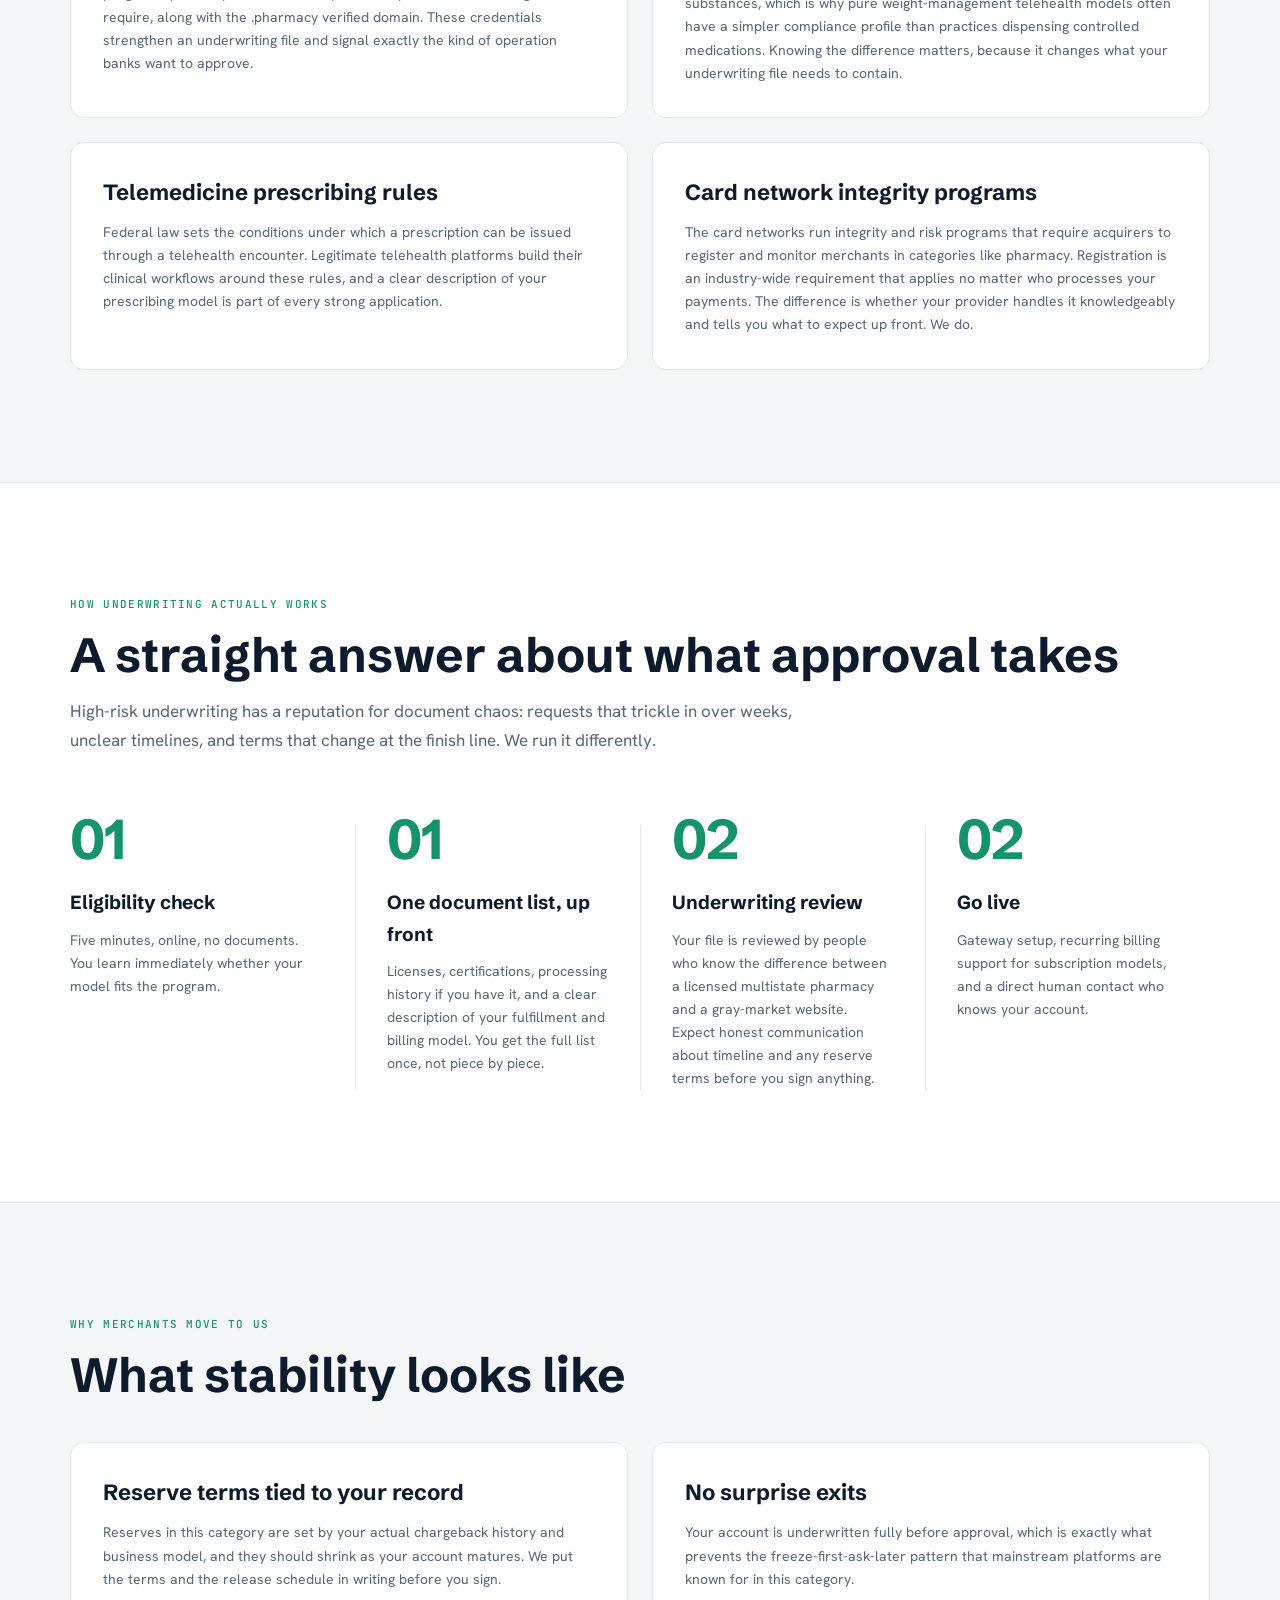
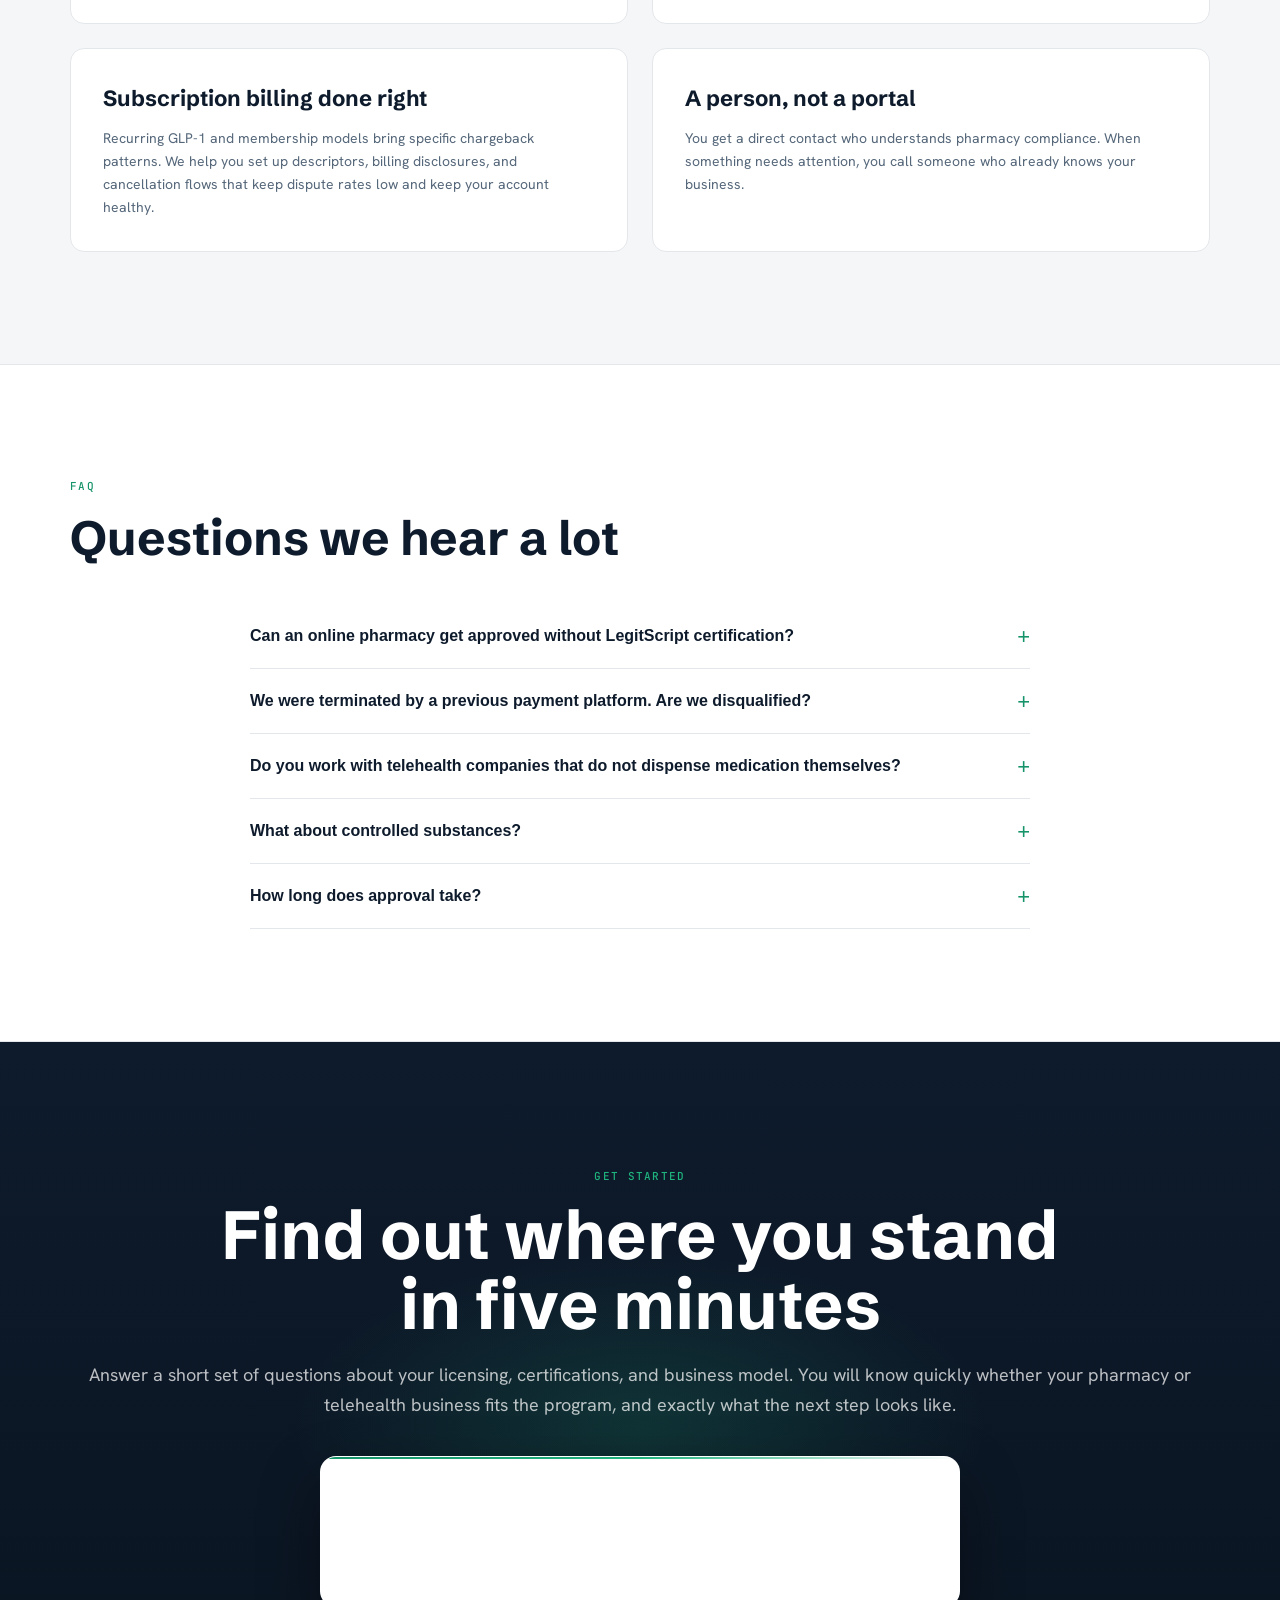
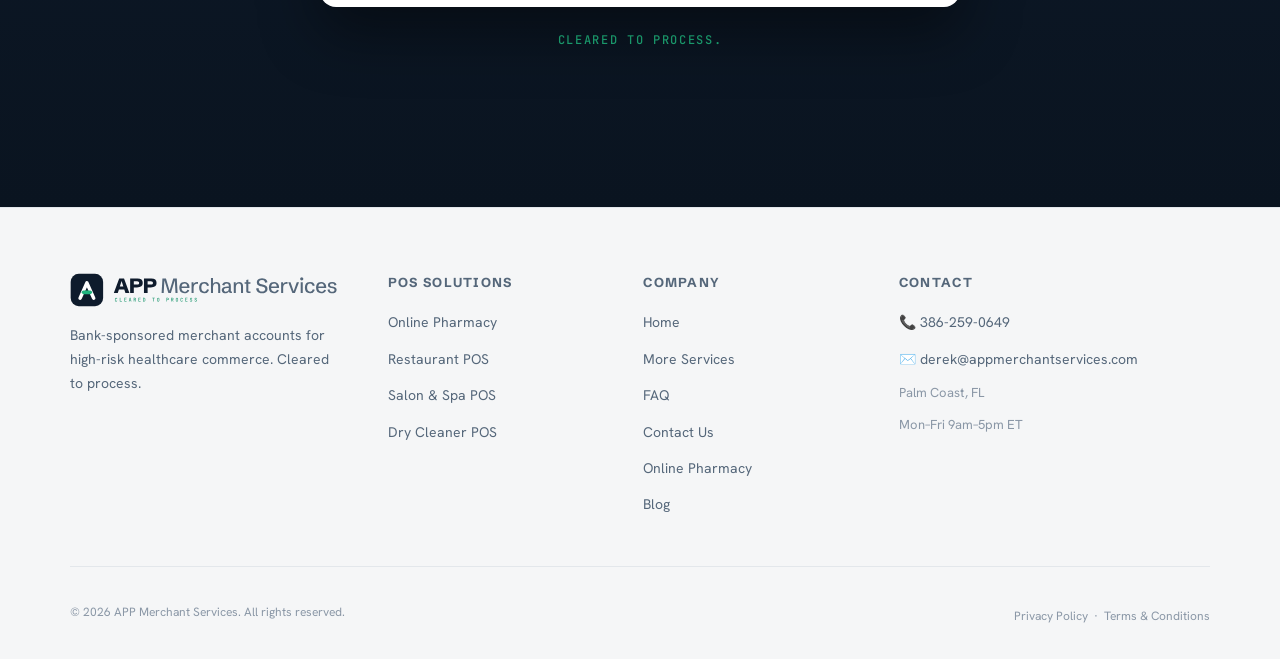
<file: online-pharmacy-payment-processing.html>
<!DOCTYPE html>
<html lang="en">
<head>
<meta charset="UTF-8"/>
<meta name="viewport" content="width=device-width, initial-scale=1.0"/>
<title>Online Pharmacy Payment Processing | APP Merchant Services</title>
<meta name="description" content="Payment processing built for licensed online pharmacies and telehealth providers. Underwriting that recognizes your compliance work. Check your eligibility in minutes."/>
<link rel="canonical" href="https://appmerchantservices.com/online-pharmacy-payment-processing.html"/>
<meta name="google-site-verification" content="3FqCoqqjQXs2pN8ZtHvuU_JeC_UwtO3WohIwuxlKrgw"/>
<link rel="preconnect" href="https://fonts.googleapis.com">
<link rel="preconnect" href="https://fonts.gstatic.com" crossorigin>
<link href="https://fonts.googleapis.com/css2?family=Schibsted+Grotesk:wght@400;500;600;700;800&family=Hanken+Grotesk:wght@400;500;600;700&family=JetBrains+Mono:wght@400;500&display=swap" rel="stylesheet">
<link rel="stylesheet" href="/css/styles-v2.css?v=10"/>
<link rel="icon" type="image/png" sizes="16x16" href="/assets/favicon-16.png"/>
<link rel="icon" type="image/png" sizes="32x32" href="/assets/favicon-32.png"/>
<link rel="icon" type="image/png" sizes="64x64" href="/assets/favicon-64.png"/>
<link rel="icon" type="image/png" sizes="192x192" href="/assets/favicon-192.png"/>
<link rel="apple-touch-icon" sizes="180x180" href="/assets/app-icon-2x.png"/>
<script async src="https://www.googletagmanager.com/gtag/js?id=G-3RPGTJ7M12"></script>
<script>window.dataLayer=window.dataLayer||[];function gtag(){dataLayer.push(arguments);}gtag('js',new Date());gtag('config','G-3RPGTJ7M12');</script>
<!-- FAQPage Schema -->
<script type="application/ld+json">
{
  "@context": "https://schema.org",
  "@type": "FAQPage",
  "mainEntity": [
    {
      "@type": "Question",
      "name": "Can an online pharmacy get approved without LegitScript certification?",
      "acceptedAnswer": {"@type": "Answer", "text": "Certification is an industry-wide requirement for card-not-present pharmacy processing, so plan on it."}
    },
    {
      "@type": "Question",
      "name": "We were terminated by a previous payment platform. Are we disqualified?",
      "acceptedAnswer": {"@type": "Answer", "text": "Not automatically. Terminations from mainstream platforms are common in this category and often reflect the platform's blanket policy rather than anything about your business. Be upfront about it in your eligibility check and we will tell you honestly what it means for your file."}
    },
    {
      "@type": "Question",
      "name": "Do you work with telehealth companies that do not dispense medication themselves?",
      "acceptedAnswer": {"@type": "Answer", "text": "Yes. Platforms that connect patients with licensed prescribers and fulfill through licensed pharmacy partners are a core part of this program. Your prescribing and fulfillment model just needs to be clearly documented."}
    },
    {
      "@type": "Question",
      "name": "What about controlled substances?",
      "acceptedAnswer": {"@type": "Answer", "text": "Models that include controlled substances require DEA registration and face additional review, which is an industry-wide standard. Models limited to non-controlled medications, including GLP-1 therapies, typically have a simpler path."}
    },
    {
      "@type": "Question",
      "name": "How long does approval take?",
      "acceptedAnswer": {"@type": "Answer", "text": "It depends on how complete your file is. Merchants who arrive with licenses and certification in hand move fastest. You will get a realistic timeline at the eligibility stage, not a promise that moves."}
    }
  ]
}
</script>
<!-- Page-local styles. Kept out of the shared styles-v2.css (all rules scoped
     to .opp), so no ?v= cache-buster bump is required. -->
<style>
.opp .grid2 { display: grid; grid-template-columns: repeat(2, 1fr); gap: 24px; }
.opp .grid2 .card { display: flex; flex-direction: column; }
.opp .grid2 .cardDesc { margin-bottom: 0; }
.opp .stackP > p { font-size: 16px; line-height: 1.75; color: var(--text2); margin-bottom: 18px; }
.opp .stackP > p:last-child { margin-bottom: 0; }
.opp .stackP > p strong { color: var(--text); font-weight: 700; }
.opp .sectionIntro { font-size: 17px; line-height: 1.7; color: var(--text2); max-width: 760px; margin-bottom: 44px; }
.opp .phStepsHead .sectionIntro { margin-top: 8px; margin-bottom: 0; }
.opp .closer { max-width: 760px; margin-top: 32px; font-size: 16px; line-height: 1.75; color: var(--text2); }
/* Final CTA — the homepage .phFormShell card, adapted to read well on the
   dark navy section: light card lifted off the navy with a deeper shadow. */
.opp .phFinal .label { display: inline-block; color: var(--color-green-dark); }
.opp .phFinalForm { max-width: 640px; margin: 14px auto 0; }
.opp .phFinalForm .phFormShell { margin-top: 0; box-shadow: 0 26px 60px rgba(0,0,0,.42); border-color: rgba(255,255,255,.14); }
.opp .phFinalClose { margin-top: 24px; font-family: var(--fm); font-size: 12px; font-weight: 500; letter-spacing: .14em; text-transform: uppercase; color: var(--color-green-dark); }
@media (max-width: 820px) { .opp .grid2 { grid-template-columns: 1fr; } }
</style>
</head>
<body class="opp">

<!-- ============ 1. HERO (dark navy) ============ -->
<header class="phHero">
  <div class="phHeroBg" style="background-image:url('/assets/pharmacy_hero2.jpg')"></div>
  <div class="phHeroVeil"></div>
  <div class="phHeroInner">
    <div class="phHeroCopy">
      <span class="phEyebrow heroAnim" style="transition-delay:0ms">For licensed online pharmacies and telehealth</span>
      <h1 class="phHeroH1 heroAnim" style="transition-delay:200ms">Payment processing for online pharmacies that did everything right</h1>
      <p class="phHeroSub heroAnim" style="transition-delay:400ms">You hold licenses in every state you ship to. You earned your certifications. You built the compliance program the industry requires. Your payment processor should recognize that work instead of treating you like the sites you spent years distinguishing yourself from.</p>
      <p class="phHeroSub heroAnim" style="transition-delay:600ms">We underwrite licensed online pharmacies and telehealth providers on their actual risk profile. Not their category code.</p>
      <div class="phHeroActions heroAnim" style="transition-delay:800ms">
        <a href="#eligibility" class="btnP">Check Your Eligibility <svg fill="none" viewBox="0 0 24 24" stroke="currentColor" stroke-width="2.5"><path stroke-linecap="round" stroke-linejoin="round" d="M17 8l4 4m0 0l-4 4m4-4H3"/></svg></a>
      </div>
      <p class="phHeroTrust heroAnim" style="transition-delay:1000ms">Takes about five minutes. No documents required to start.</p>
    </div>
  </div>
</header>

<!-- ============ 2. THE PROBLEM (light / paper) ============ -->
<section class="sec bgAlt" data-animate>
  <div class="wrap split">
    <div>
      <span class="label">The problem</span>
      <h2 class="h2">Compliant pharmacies get treated like rogue ones</h2>
    </div>
    <div class="stackP">
      <p>The overwhelming majority of websites selling medication online operate outside the law. Regulators know it. Card networks know it. So mainstream payment platforms respond the simplest way they can: they avoid the entire category.</p>
      <p>That means a fully licensed pharmacy with clean financials can face sudden account freezes, held funds, rolling reserves sized for someone else&rsquo;s risk, and terminations that arrive by email with no warning and no appeal.</p>
      <p><strong>You are not the problem.</strong> The one-size-fits-all risk model is.</p>
    </div>
  </div>
</section>

<!-- ============ 3. WHO WE WORK WITH (light / white) ============ -->
<section class="sec" data-animate>
  <div class="wrap">
    <span class="label">Who we work with</span>
    <h2 class="h2">Built for the businesses doing this the right way</h2>
    <div class="grid2" style="margin-top:40px">
      <div class="card">
        <h3 class="cardTitle">Online and mail-order pharmacies</h3>
        <p class="cardDesc">Licensed in your home state and holding nonresident licenses everywhere you ship. Dispensing FDA-approved medications against valid prescriptions.</p>
      </div>
      <div class="card">
        <h3 class="cardTitle">Telehealth and GLP-1 providers</h3>
        <p class="cardDesc">Platforms connecting patients with licensed prescribers for weight management, dermatology, and other care, with fulfillment through licensed pharmacy partners. Subscription billing models welcome.</p>
      </div>
    </div>
    <p class="closer">If your business holds the licenses and certifications the industry requires, you are exactly who this program was built for.</p>
  </div>
</section>

<!-- ============ 4. THE COMPLIANCE STACK (light / paper) ============ -->
<section class="sec bgAlt" data-animate>
  <div class="wrap">
    <span class="label">The compliance stack</span>
    <h2 class="h2">You already met the industry&rsquo;s standards. We speak that language.</h2>
    <p class="sectionIntro">Online pharmacy is one of the most carefully regulated corners of American commerce, and the requirements come from every direction at once. Here is the stack we review with you, and what each piece means for your merchant account.</p>
    <div class="grid2">
      <div class="card">
        <h3 class="cardTitle">State pharmacy board licensing</h3>
        <p class="cardDesc">Every pharmacy needs a license from its home state board, plus nonresident licenses in the states it ships into. Multistate licensure in good standing is the foundation of every underwriting file. If you hold it, approval gets dramatically simpler.</p>
      </div>
      <div class="card">
        <h3 class="cardTitle">LegitScript certification</h3>
        <p class="cardDesc">Card networks require card-not-present pharmacy and telehealth merchants to be certified by an approved third party, and LegitScript is the certification the networks and major ad platforms recognize. If you are already certified, you have cleared the single biggest gate in pharmacy underwriting.</p>
      </div>
      <div class="card">
        <h3 class="cardTitle">NABP accreditation and the .pharmacy domain</h3>
        <p class="cardDesc">The National Association of Boards of Pharmacy runs the accreditation programs (formerly known as VIPPS) that many state boards recognize or require, along with the .pharmacy verified domain. These credentials strengthen an underwriting file and signal exactly the kind of operation banks want to approve.</p>
      </div>
      <div class="card">
        <h3 class="cardTitle">DEA registration, only where it applies</h3>
        <p class="cardDesc">DEA registration governs controlled substances, and only controlled substances. Many online pharmacy models never touch them. GLP-1 medications for weight management, for example, are not controlled substances, which is why pure weight-management telehealth models often have a simpler compliance profile than practices dispensing controlled medications. Knowing the difference matters, because it changes what your underwriting file needs to contain.</p>
      </div>
      <div class="card">
        <h3 class="cardTitle">Telemedicine prescribing rules</h3>
        <p class="cardDesc">Federal law sets the conditions under which a prescription can be issued through a telehealth encounter. Legitimate telehealth platforms build their clinical workflows around these rules, and a clear description of your prescribing model is part of every strong application.</p>
      </div>
      <div class="card">
        <h3 class="cardTitle">Card network integrity programs</h3>
        <p class="cardDesc">The card networks run integrity and risk programs that require acquirers to register and monitor merchants in categories like pharmacy. Registration is an industry-wide requirement that applies no matter who processes your payments. The difference is whether your provider handles it knowledgeably and tells you what to expect up front. We do.</p>
      </div>
    </div>
  </div>
</section>

<!-- ============ 5. HOW UNDERWRITING WORKS (light / white — reuses homepage step counter) ============ -->
<section class="sec phSteps" data-animate>
  <div class="wrap">
    <div class="phStepsHead">
      <span class="label">How underwriting actually works</span>
      <h2 class="h2">A straight answer about what approval takes</h2>
      <p class="sectionIntro">High-risk underwriting has a reputation for document chaos: requests that trickle in over weeks, unclear timelines, and terms that change at the finish line. We run it differently.</p>
    </div>
    <div class="phStepsRow">
      <div class="phStep">
        <div class="phStepNum" data-count="1">01</div>
        <h3 class="phStepTitle">Eligibility check</h3>
        <p>Five minutes, online, no documents. You learn immediately whether your model fits the program.</p>
      </div>
      <div class="phStep">
        <div class="phStepNum" data-count="2">02</div>
        <h3 class="phStepTitle">One document list, up front</h3>
        <p>Licenses, certifications, processing history if you have it, and a clear description of your fulfillment and billing model. You get the full list once, not piece by piece.</p>
      </div>
      <div class="phStep">
        <div class="phStepNum" data-count="3">03</div>
        <h3 class="phStepTitle">Underwriting review</h3>
        <p>Your file is reviewed by people who know the difference between a licensed multistate pharmacy and a gray-market website. Expect honest communication about timeline and any reserve terms before you sign anything.</p>
      </div>
      <div class="phStep">
        <div class="phStepNum" data-count="4">04</div>
        <h3 class="phStepTitle">Go live</h3>
        <p>Gateway setup, recurring billing support for subscription models, and a direct human contact who knows your account.</p>
      </div>
    </div>
  </div>
</section>

<!-- ============ 6. WHY MERCHANTS MOVE TO US (light / paper) ============ -->
<section class="sec bgAlt" data-animate>
  <div class="wrap">
    <span class="label">Why merchants move to us</span>
    <h2 class="h2">What stability looks like</h2>
    <div class="grid2" style="margin-top:40px">
      <div class="card">
        <h3 class="cardTitle">Reserve terms tied to your record</h3>
        <p class="cardDesc">Reserves in this category are set by your actual chargeback history and business model, and they should shrink as your account matures. We put the terms and the release schedule in writing before you sign.</p>
      </div>
      <div class="card">
        <h3 class="cardTitle">No surprise exits</h3>
        <p class="cardDesc">Your account is underwritten fully before approval, which is exactly what prevents the freeze-first-ask-later pattern that mainstream platforms are known for in this category.</p>
      </div>
      <div class="card">
        <h3 class="cardTitle">Subscription billing done right</h3>
        <p class="cardDesc">Recurring GLP-1 and membership models bring specific chargeback patterns. We help you set up descriptors, billing disclosures, and cancellation flows that keep dispute rates low and keep your account healthy.</p>
      </div>
      <div class="card">
        <h3 class="cardTitle">A person, not a portal</h3>
        <p class="cardDesc">You get a direct contact who understands pharmacy compliance. When something needs attention, you call someone who already knows your business.</p>
      </div>
    </div>
  </div>
</section>

<!-- ============ 7. FAQ (light / white — FAQPage schema in <head>) ============ -->
<section class="sec" data-animate>
  <div class="wrap">
    <span class="label">FAQ</span>
    <h2 class="h2" style="margin-bottom:40px">Questions we hear a lot</h2>
    <div class="faqWrap">
      <div class="faqGroup">
        <div class="faqItem">
          <button class="faqQ" aria-expanded="false">Can an online pharmacy get approved without LegitScript certification?</button>
          <div class="faqA"><p>Certification is an industry-wide requirement for card-not-present pharmacy processing, so plan on it.</p></div>
        </div>
        <div class="faqItem">
          <button class="faqQ" aria-expanded="false">We were terminated by a previous payment platform. Are we disqualified?</button>
          <div class="faqA"><p>Not automatically. Terminations from mainstream platforms are common in this category and often reflect the platform&rsquo;s blanket policy rather than anything about your business. Be upfront about it in your eligibility check and we will tell you honestly what it means for your file.</p></div>
        </div>
        <div class="faqItem">
          <button class="faqQ" aria-expanded="false">Do you work with telehealth companies that do not dispense medication themselves?</button>
          <div class="faqA"><p>Yes. Platforms that connect patients with licensed prescribers and fulfill through licensed pharmacy partners are a core part of this program. Your prescribing and fulfillment model just needs to be clearly documented.</p></div>
        </div>
        <div class="faqItem">
          <button class="faqQ" aria-expanded="false">What about controlled substances?</button>
          <div class="faqA"><p>Models that include controlled substances require DEA registration and face additional review, which is an industry-wide standard. Models limited to non-controlled medications, including GLP-1 therapies, typically have a simpler path.</p></div>
        </div>
        <div class="faqItem">
          <button class="faqQ" aria-expanded="false">How long does approval take?</button>
          <div class="faqA"><p>It depends on how complete your file is. Merchants who arrive with licenses and certification in hand move fastest. You will get a realistic timeline at the eligibility stage, not a promise that moves.</p></div>
        </div>
      </div>
    </div>
  </div>
</section>

<!-- ============ 8. FINAL CTA (dark navy — embedded Jotform) ============ -->
<section class="phFinal" id="eligibility" data-animate>
  <div class="phFinalGlow"></div>
  <div class="wrap phFinalInner">
    <span class="label">Get started</span>
    <h2 class="phFinalH2">Find out where you stand<br>in five minutes</h2>
    <p>Answer a short set of questions about your licensing, certifications, and business model. You will know quickly whether your pharmacy or telehealth business fits the program, and exactly what the next step looks like.</p>
    <div class="phFinalForm">
      <div class="phFormShell">
        <p class="phFormIntro">Tell us a bit about your pharmacy or telehealth business &mdash; we&rsquo;ll follow up to confirm eligibility.</p>
        <script type="text/javascript" src="https://form.jotform.com/jsform/261836765002053"></script>
      </div>
    </div>
    <p class="phFinalClose">Cleared to Process.</p>
  </div>
</section>

<script src="/js/components-v19.js"></script>
<script>
injectNav('/online-pharmacy-payment-processing.html');
injectFooter();
document.querySelectorAll('.faqQ').forEach(btn => {
  btn.addEventListener('click', () => {
    const expanded = btn.getAttribute('aria-expanded') === 'true';
    document.querySelectorAll('.faqQ').forEach(b => { b.setAttribute('aria-expanded','false'); b.closest('.faqItem').classList.remove('open'); });
    if (!expanded) { btn.setAttribute('aria-expanded','true'); btn.closest('.faqItem').classList.add('open'); }
  });
});
</script>
<script src="/js/animations.js?v=8"></script>
</body>
</html>
</file>
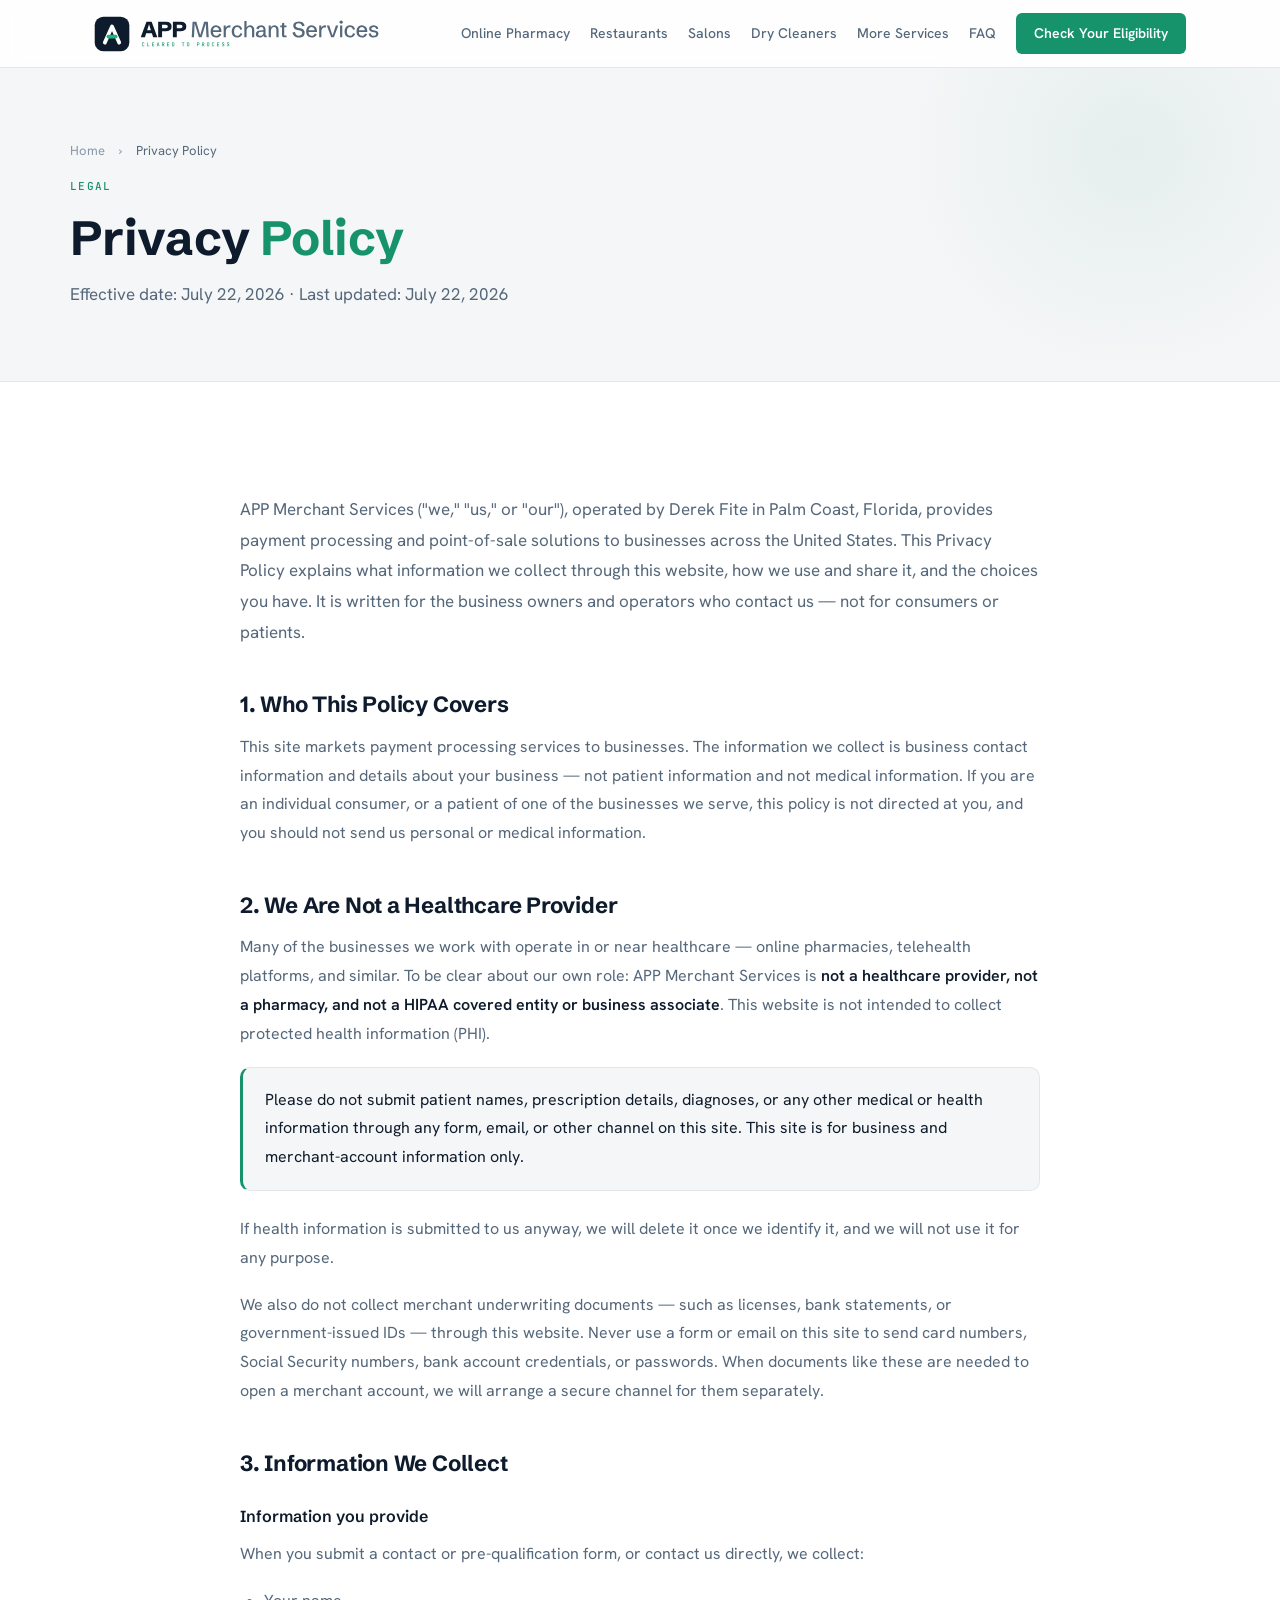
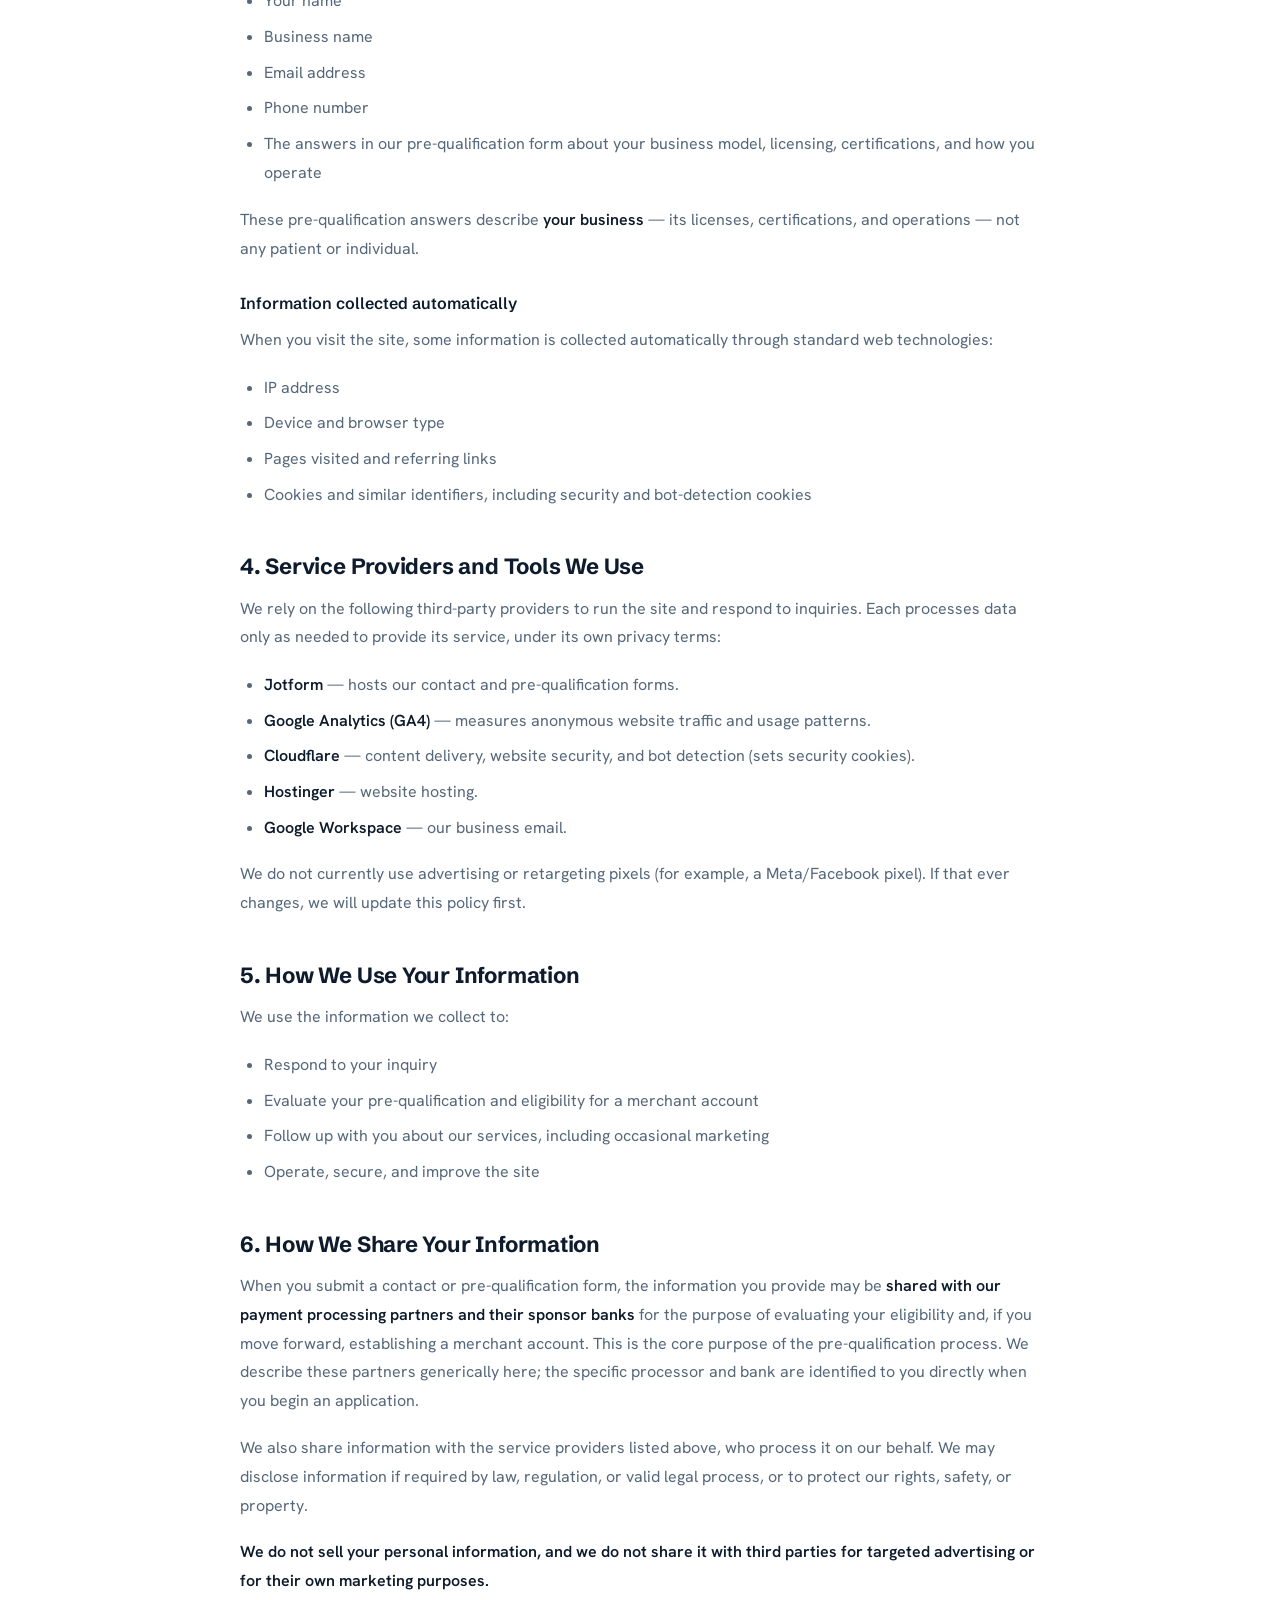
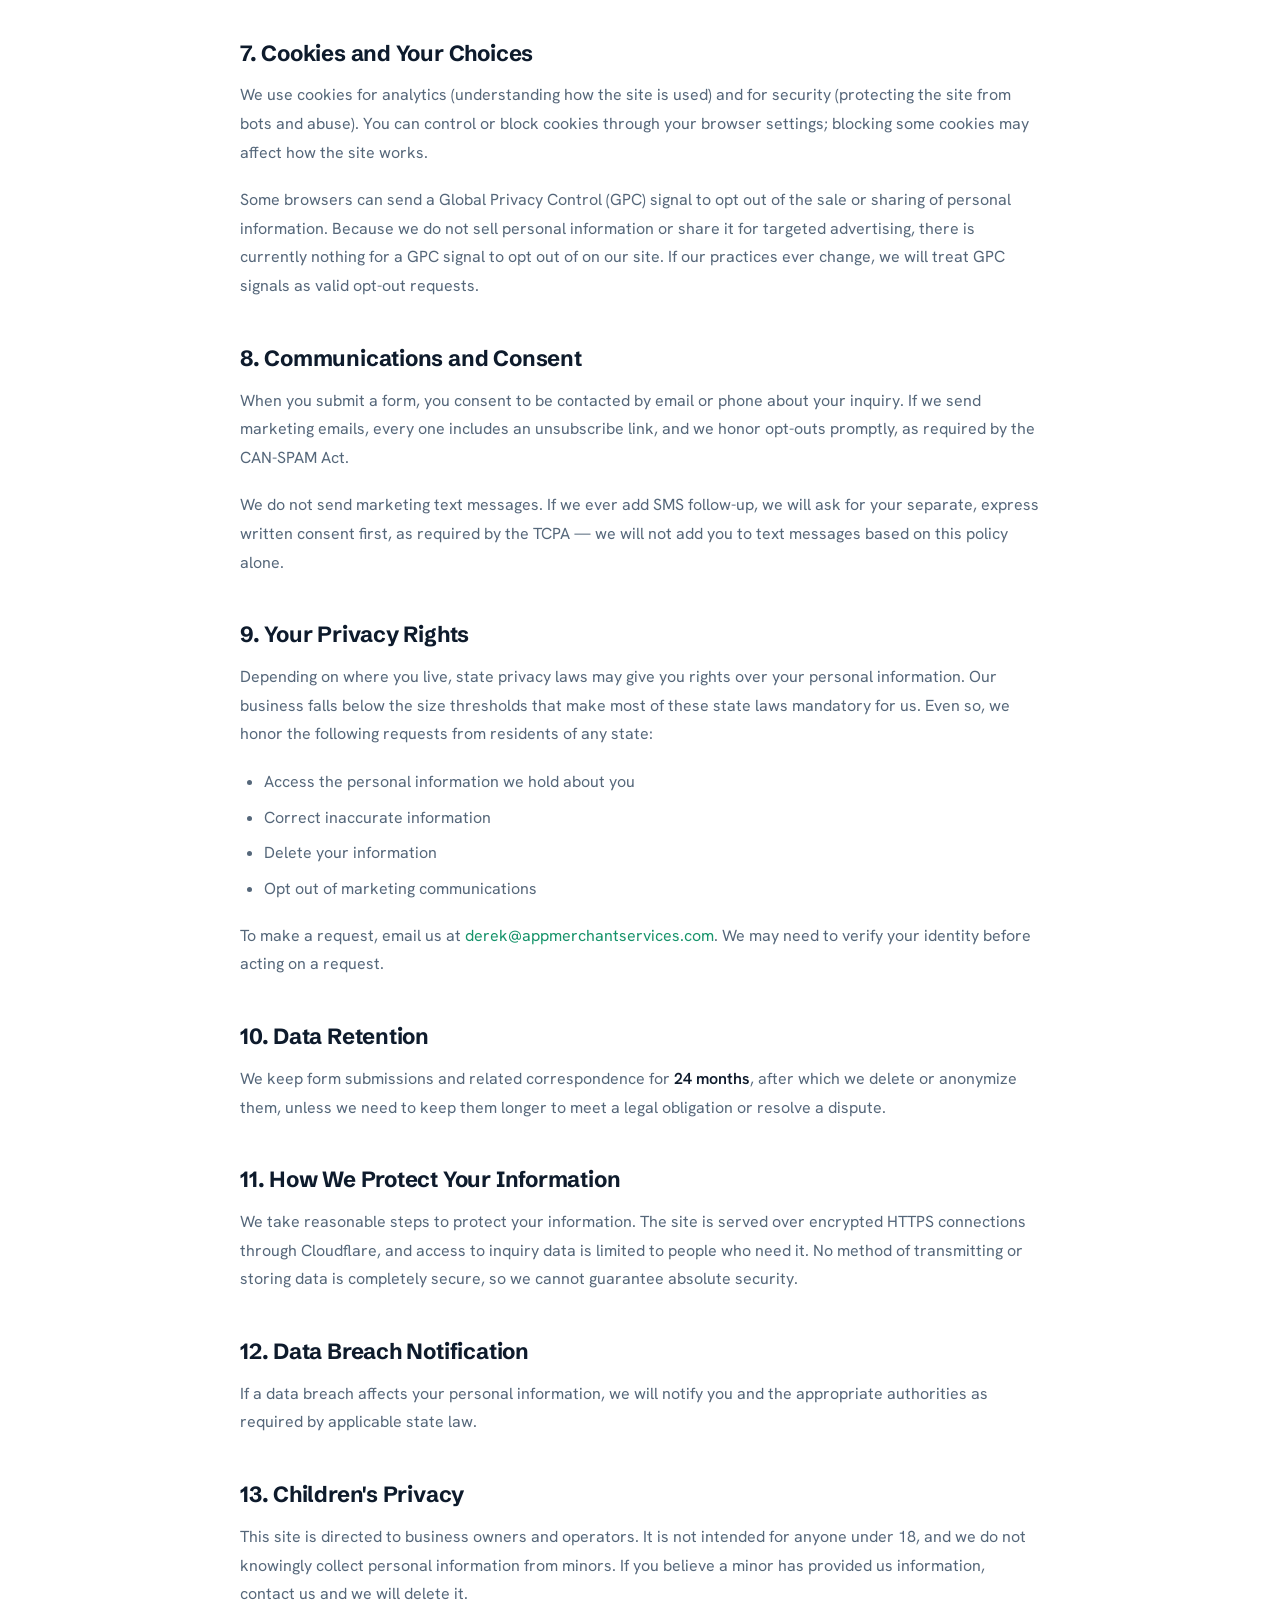
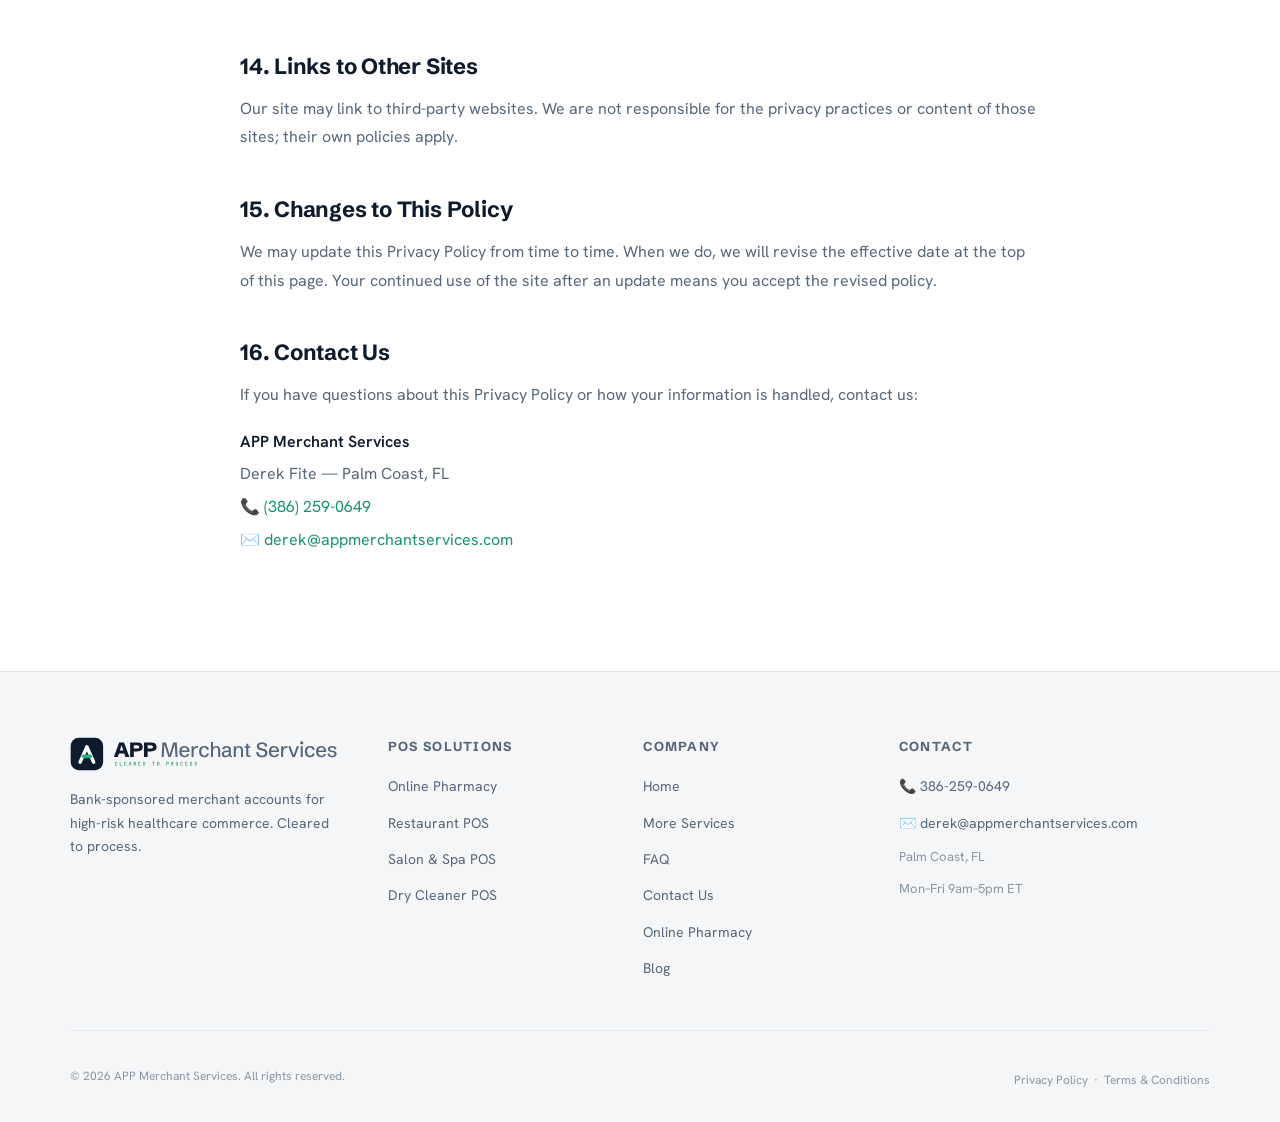
<file: privacy.html>
<!DOCTYPE html>
<html lang="en">
<head>
<meta charset="UTF-8"/>
<meta name="viewport" content="width=device-width, initial-scale=1.0"/>
<title>Privacy Policy | APP Merchant Services</title>
<meta name="description" content="Privacy Policy for APP Merchant Services — how we collect, use, and protect business information submitted through this site. Palm Coast, FL."/>
<link rel="canonical" href="https://appmerchantservices.com/privacy.html"/>
<link rel="stylesheet" href="/css/styles-v2.css?v=10"/>
<link rel="icon" type="image/png" sizes="16x16" href="/assets/favicon-16.png"/>
<link rel="icon" type="image/png" sizes="32x32" href="/assets/favicon-32.png"/>
<link rel="icon" type="image/png" sizes="64x64" href="/assets/favicon-64.png"/>
<link rel="icon" type="image/png" sizes="192x192" href="/assets/favicon-192.png"/>
<link rel="apple-touch-icon" sizes="180x180" href="/assets/app-icon-2x.png"/>
<script async src="https://www.googletagmanager.com/gtag/js?id=G-3RPGTJ7M12"></script>
<script>window.dataLayer=window.dataLayer||[];function gtag(){dataLayer.push(arguments);}gtag('js',new Date());gtag('config','G-3RPGTJ7M12');</script>
<!-- Local Business Schema (processor/bank brand names intentionally omitted, per site rule) -->
<script type="application/ld+json">
{
  "@context": "https://schema.org",
  "@type": "LocalBusiness",
  "name": "APP Merchant Services",
  "description": "Payment processing and point-of-sale solutions for businesses in Palm Coast, FL and nationwide.",
  "url": "https://appmerchantservices.com",
  "telephone": "+13862590649",
  "email": "derek@appmerchantservices.com",
  "address": {
    "@type": "PostalAddress",
    "addressLocality": "Palm Coast",
    "addressRegion": "FL",
    "addressCountry": "US"
  },
  "areaServed": [
    {"@type": "City", "name": "Palm Coast"},
    {"@type": "City", "name": "Flagler Beach"},
    {"@type": "City", "name": "Bunnell"},
    {"@type": "City", "name": "Ormond Beach"},
    {"@type": "City", "name": "St. Augustine"},
    {"@type": "City", "name": "Daytona Beach"}
  ],
  "serviceType": ["Payment Processing", "POS Systems", "Merchant Services", "Restaurant POS", "Salon POS", "Dry Cleaner POS"],
  "priceRange": "$$",
  "openingHours": "Mo-Fr 09:00-17:00",
  "sameAs": [
    "https://www.facebook.com/profile.php?id=61568587052713"
  ]
}
</script>
<!-- Page-local long-form legal styling. Scoped to body.legal, kept out of the
     shared styles-v2.css, so no ?v= cache-buster bump is required. -->
<style>
.legal .legalBody { max-width: 800px; }
.legal .legalIntro { color: var(--text2); font-size: 17px; line-height: 1.8; margin-bottom: 40px; }
.legal .legalBody h2 { font-family: var(--fd); font-size: 22px; font-weight: 700; color: var(--text); letter-spacing: -0.01em; line-height: 1.25; margin: 44px 0 14px; }
.legal .legalBody h3 { font-family: var(--fd); font-size: 16px; font-weight: 600; color: var(--text); margin: 26px 0 10px; }
.legal .legalBody p { color: var(--text2); line-height: 1.8; margin-bottom: 18px; }
.legal .legalBody ul { color: var(--text2); line-height: 1.85; margin: 0 0 18px; padding-left: 24px; list-style: disc; }
.legal .legalBody li { margin-bottom: 6px; }
.legal .legalBody strong { color: var(--text); font-weight: 600; }
.legal .legalBody a { color: var(--blue); }
.legal .legalBody a:hover { color: var(--text); }
.legal .callout { background: var(--bg2); border: 1px solid var(--border); border-left: 3px solid var(--blue); border-radius: 10px; padding: 18px 22px; margin: 0 0 24px; }
.legal .callout p { margin-bottom: 0; color: var(--text); }
.legal .legalContact p { margin-bottom: 4px; }
</style>
</head>
<body class="legal">
<section class="pageHero">
  <div class="pageHeroIn">
    <div class="breadcrumb"><a href="/index.html">Home</a><span class="sep"> › </span><span class="cur">Privacy Policy</span></div>
    <span class="label">Legal</span>
    <h1 class="h2">Privacy <span class="acc">Policy</span></h1>
    <p class="sub mb0">Effective date: July 22, 2026 &middot; Last updated: July 22, 2026</p>
  </div>
</section>

<section class="sec">
  <div class="wrap legalBody">

    <p class="legalIntro">APP Merchant Services ("we," "us," or "our"), operated by Derek Fite in Palm Coast, Florida, provides payment processing and point-of-sale solutions to businesses across the United States. This Privacy Policy explains what information we collect through this website, how we use and share it, and the choices you have. It is written for the business owners and operators who contact us — not for consumers or patients.</p>

    <h2>1. Who This Policy Covers</h2>
    <p>This site markets payment processing services to businesses. The information we collect is business contact information and details about your business — not patient information and not medical information. If you are an individual consumer, or a patient of one of the businesses we serve, this policy is not directed at you, and you should not send us personal or medical information.</p>

    <h2>2. We Are Not a Healthcare Provider</h2>
    <p>Many of the businesses we work with operate in or near healthcare — online pharmacies, telehealth platforms, and similar. To be clear about our own role: APP Merchant Services is <strong>not a healthcare provider, not a pharmacy, and not a HIPAA covered entity or business associate</strong>. This website is not intended to collect protected health information (PHI).</p>
    <div class="callout">
      <p>Please do not submit patient names, prescription details, diagnoses, or any other medical or health information through any form, email, or other channel on this site. This site is for business and merchant-account information only.</p>
    </div>
    <p>If health information is submitted to us anyway, we will delete it once we identify it, and we will not use it for any purpose.</p>
    <p>We also do not collect merchant underwriting documents — such as licenses, bank statements, or government-issued IDs — through this website. Never use a form or email on this site to send card numbers, Social Security numbers, bank account credentials, or passwords. When documents like these are needed to open a merchant account, we will arrange a secure channel for them separately.</p>

    <h2>3. Information We Collect</h2>
    <h3>Information you provide</h3>
    <p>When you submit a contact or pre-qualification form, or contact us directly, we collect:</p>
    <ul>
      <li>Your name</li>
      <li>Business name</li>
      <li>Email address</li>
      <li>Phone number</li>
      <li>The answers in our pre-qualification form about your business model, licensing, certifications, and how you operate</li>
    </ul>
    <p>These pre-qualification answers describe <strong>your business</strong> — its licenses, certifications, and operations — not any patient or individual.</p>
    <h3>Information collected automatically</h3>
    <p>When you visit the site, some information is collected automatically through standard web technologies:</p>
    <ul>
      <li>IP address</li>
      <li>Device and browser type</li>
      <li>Pages visited and referring links</li>
      <li>Cookies and similar identifiers, including security and bot-detection cookies</li>
    </ul>

    <h2>4. Service Providers and Tools We Use</h2>
    <p>We rely on the following third-party providers to run the site and respond to inquiries. Each processes data only as needed to provide its service, under its own privacy terms:</p>
    <ul>
      <li><strong>Jotform</strong> — hosts our contact and pre-qualification forms.</li>
      <li><strong>Google Analytics (GA4)</strong> — measures anonymous website traffic and usage patterns.</li>
      <li><strong>Cloudflare</strong> — content delivery, website security, and bot detection (sets security cookies).</li>
      <li><strong>Hostinger</strong> — website hosting.</li>
      <li><strong>Google Workspace</strong> — our business email.</li>
    </ul>
    <p>We do not currently use advertising or retargeting pixels (for example, a Meta/Facebook pixel). If that ever changes, we will update this policy first.</p>

    <h2>5. How We Use Your Information</h2>
    <p>We use the information we collect to:</p>
    <ul>
      <li>Respond to your inquiry</li>
      <li>Evaluate your pre-qualification and eligibility for a merchant account</li>
      <li>Follow up with you about our services, including occasional marketing</li>
      <li>Operate, secure, and improve the site</li>
    </ul>

    <h2>6. How We Share Your Information</h2>
    <p>When you submit a contact or pre-qualification form, the information you provide may be <strong>shared with our payment processing partners and their sponsor banks</strong> for the purpose of evaluating your eligibility and, if you move forward, establishing a merchant account. This is the core purpose of the pre-qualification process. We describe these partners generically here; the specific processor and bank are identified to you directly when you begin an application.</p>
    <p>We also share information with the service providers listed above, who process it on our behalf. We may disclose information if required by law, regulation, or valid legal process, or to protect our rights, safety, or property.</p>
    <p><strong>We do not sell your personal information, and we do not share it with third parties for targeted advertising or for their own marketing purposes.</strong></p>

    <h2>7. Cookies and Your Choices</h2>
    <p>We use cookies for analytics (understanding how the site is used) and for security (protecting the site from bots and abuse). You can control or block cookies through your browser settings; blocking some cookies may affect how the site works.</p>
    <p>Some browsers can send a Global Privacy Control (GPC) signal to opt out of the sale or sharing of personal information. Because we do not sell personal information or share it for targeted advertising, there is currently nothing for a GPC signal to opt out of on our site. If our practices ever change, we will treat GPC signals as valid opt-out requests.</p>

    <h2>8. Communications and Consent</h2>
    <p>When you submit a form, you consent to be contacted by email or phone about your inquiry. If we send marketing emails, every one includes an unsubscribe link, and we honor opt-outs promptly, as required by the CAN-SPAM Act.</p>
    <p>We do not send marketing text messages. If we ever add SMS follow-up, we will ask for your separate, express written consent first, as required by the TCPA — we will not add you to text messages based on this policy alone.</p>

    <h2>9. Your Privacy Rights</h2>
    <p>Depending on where you live, state privacy laws may give you rights over your personal information. Our business falls below the size thresholds that make most of these state laws mandatory for us. Even so, we honor the following requests from residents of any state:</p>
    <ul>
      <li>Access the personal information we hold about you</li>
      <li>Correct inaccurate information</li>
      <li>Delete your information</li>
      <li>Opt out of marketing communications</li>
    </ul>
    <p>To make a request, email us at <a href="mailto:derek@appmerchantservices.com">derek@appmerchantservices.com</a>. We may need to verify your identity before acting on a request.</p>

    <h2>10. Data Retention</h2>
    <p>We keep form submissions and related correspondence for <strong>24 months</strong>, after which we delete or anonymize them, unless we need to keep them longer to meet a legal obligation or resolve a dispute.</p>

    <h2>11. How We Protect Your Information</h2>
    <p>We take reasonable steps to protect your information. The site is served over encrypted HTTPS connections through Cloudflare, and access to inquiry data is limited to people who need it. No method of transmitting or storing data is completely secure, so we cannot guarantee absolute security.</p>

    <h2>12. Data Breach Notification</h2>
    <p>If a data breach affects your personal information, we will notify you and the appropriate authorities as required by applicable state law.</p>

    <h2>13. Children's Privacy</h2>
    <p>This site is directed to business owners and operators. It is not intended for anyone under 18, and we do not knowingly collect personal information from minors. If you believe a minor has provided us information, contact us and we will delete it.</p>

    <h2>14. Links to Other Sites</h2>
    <p>Our site may link to third-party websites. We are not responsible for the privacy practices or content of those sites; their own policies apply.</p>

    <h2>15. Changes to This Policy</h2>
    <p>We may update this Privacy Policy from time to time. When we do, we will revise the effective date at the top of this page. Your continued use of the site after an update means you accept the revised policy.</p>

    <h2>16. Contact Us</h2>
    <p>If you have questions about this Privacy Policy or how your information is handled, contact us:</p>
    <div class="legalContact">
      <p><strong>APP Merchant Services</strong></p>
      <p>Derek Fite — Palm Coast, FL</p>
      <p>📞 <a href="tel:3862590649">(386) 259-0649</a></p>
      <p>✉️ <a href="mailto:derek@appmerchantservices.com">derek@appmerchantservices.com</a></p>
    </div>

  </div>
</section>

<script src="/js/components-v19.js"></script>
<script>injectNav('/privacy.html');injectFooter();</script>
</body>
</html>
</file>
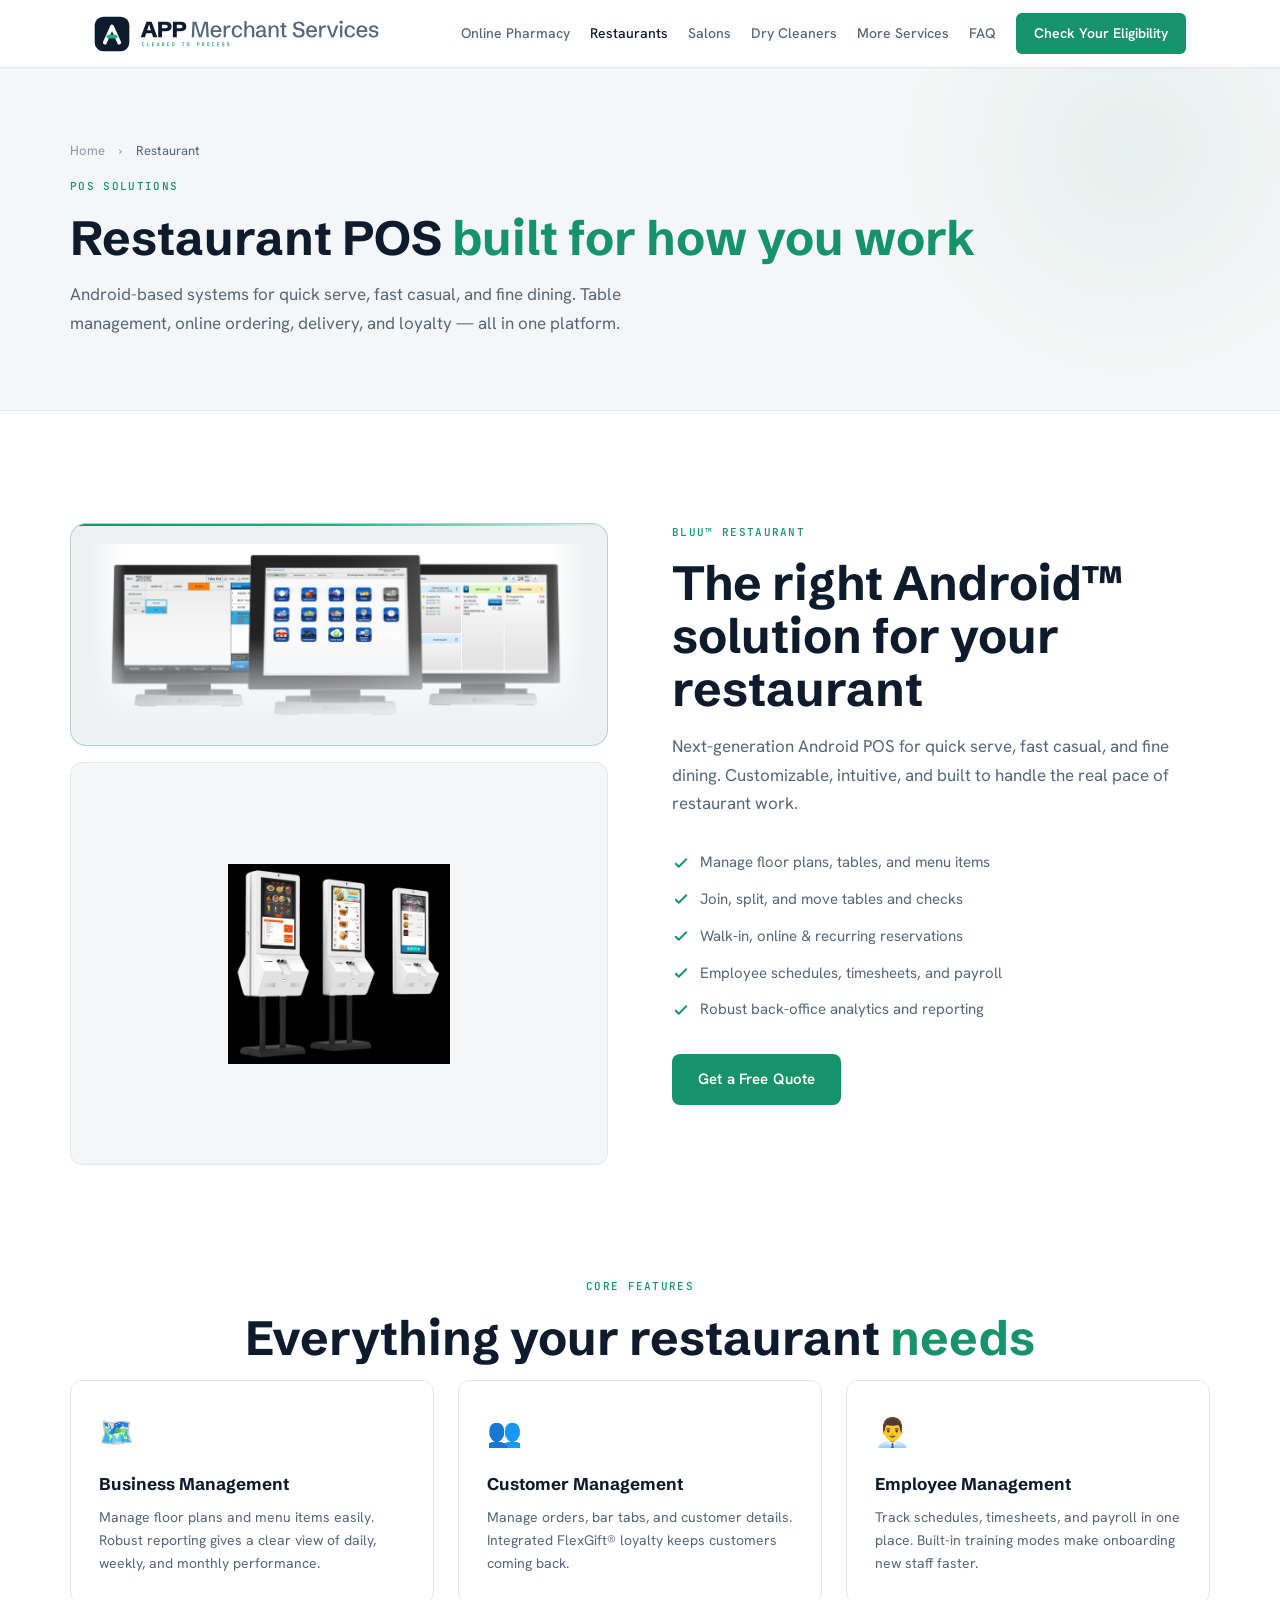
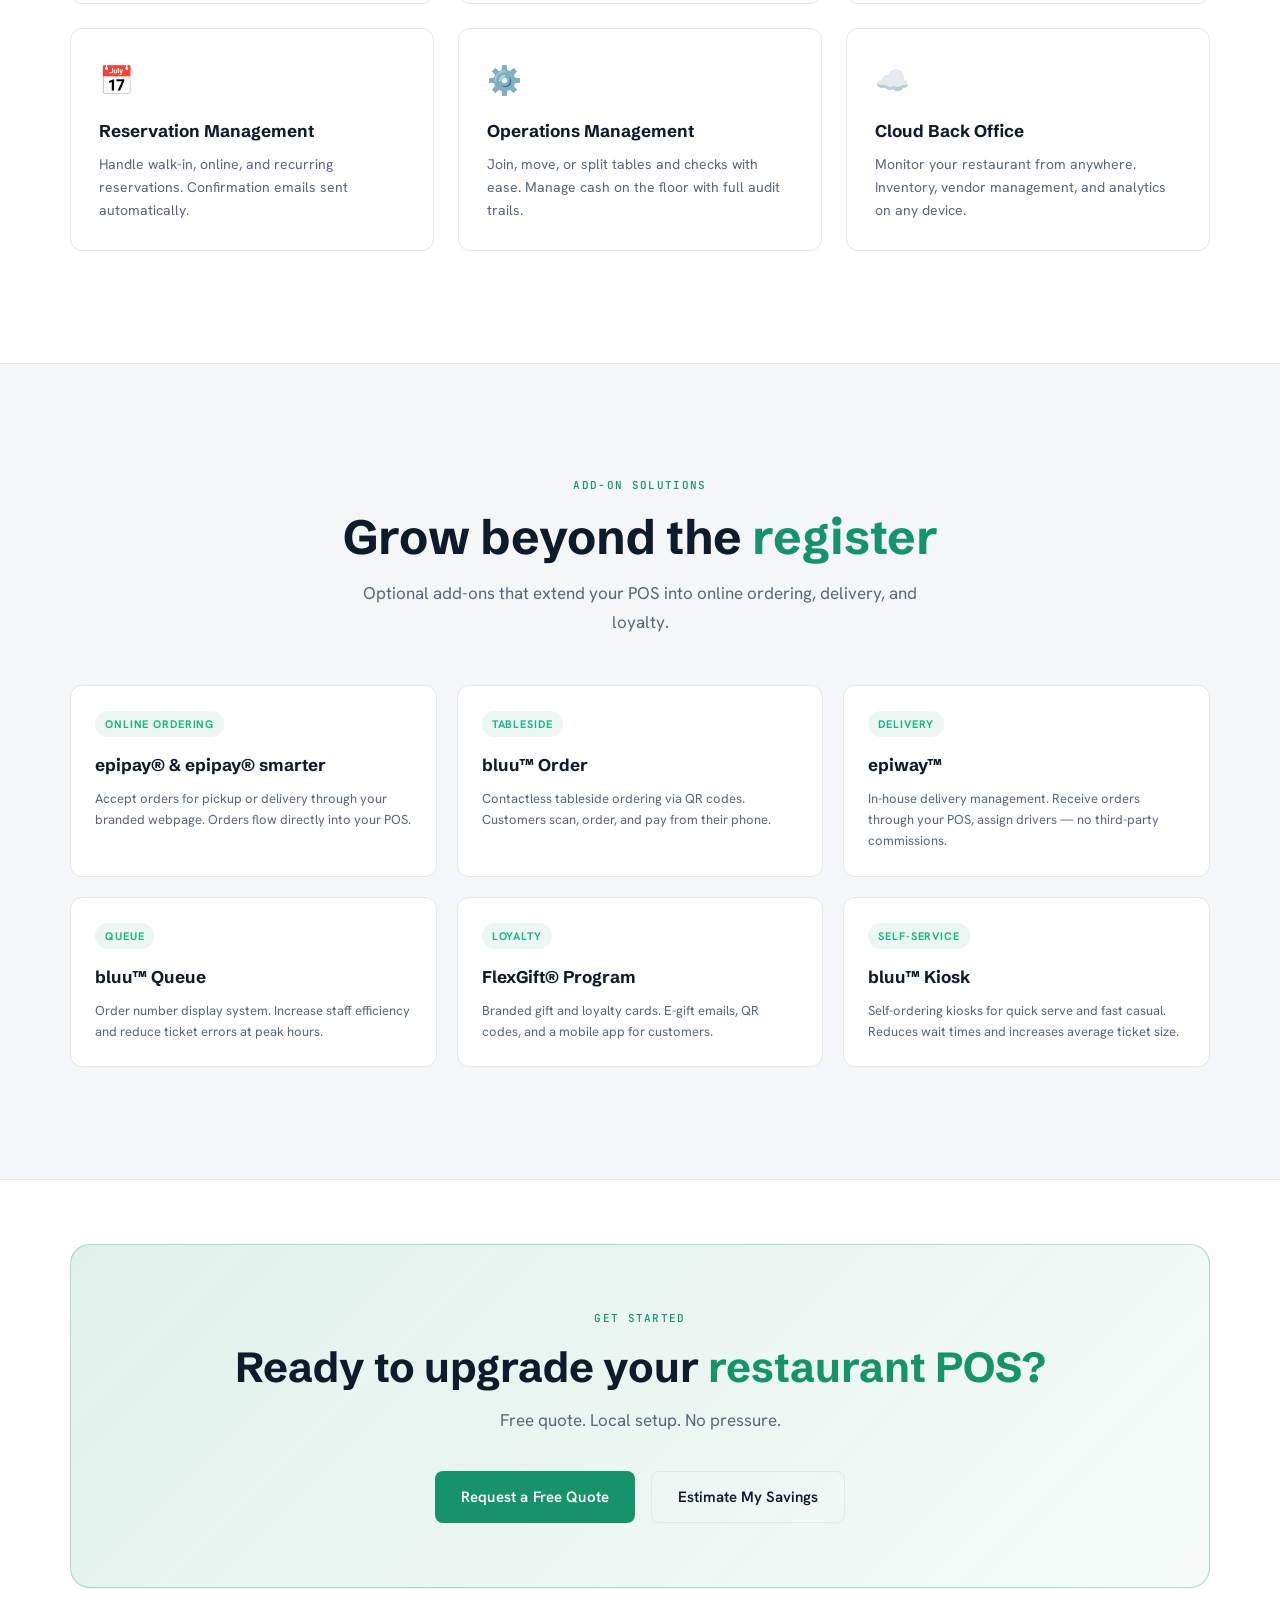
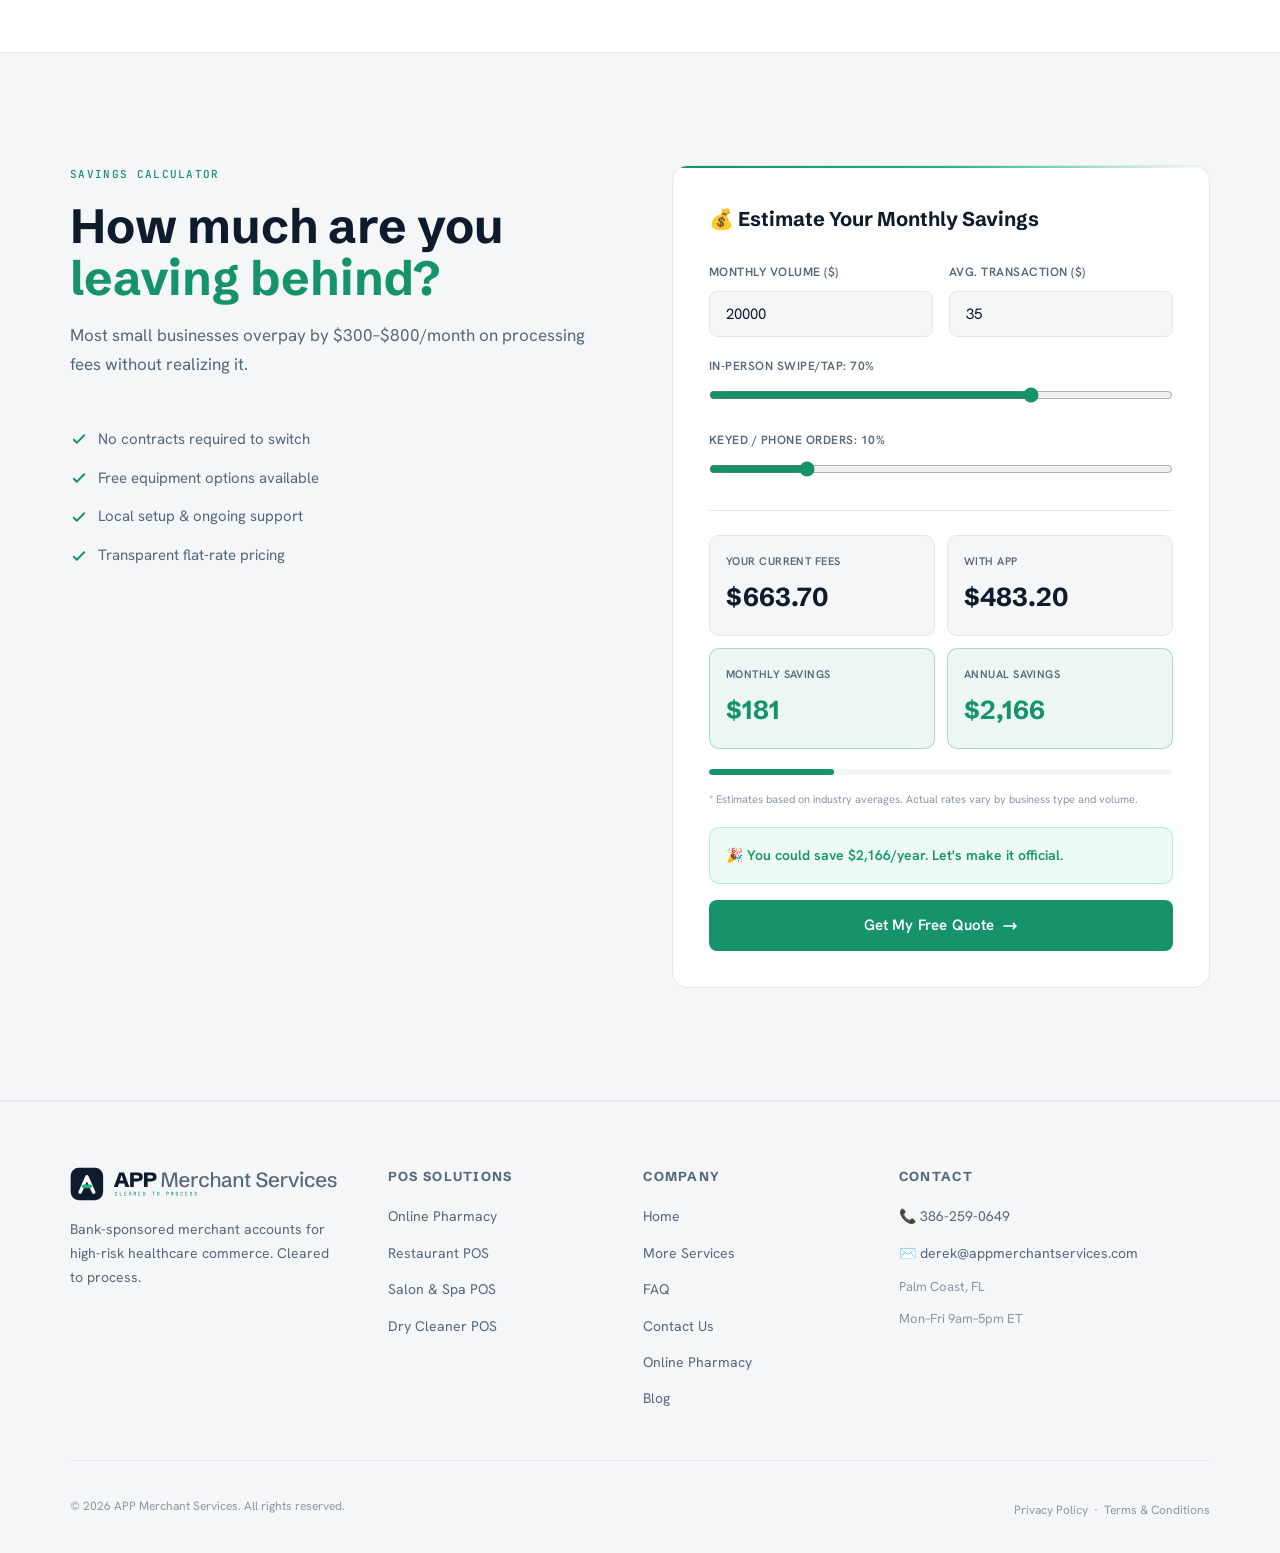
<file: restaurant.html>
<!DOCTYPE html>
<html lang="en">
<head>
<meta charset="UTF-8"/>
<meta name="viewport" content="width=device-width, initial-scale=1.0"/>
<title>Restaurant POS Solutions Palm Coast FL | APP Merchant Services</title>
<meta name="description" content="Android-based restaurant POS with online ordering, table management, delivery, and loyalty. Local setup and support in Palm Coast and Flagler County."/>
<link rel="canonical" href="https://appmerchantservices.com/restaurant.html"/>
<meta name="google-site-verification" content="3FqCoqqjQXs2pN8ZtHvuU_JeC_UwtO3WohIwuxlKrgw"/>
<link rel="stylesheet" href="/css/styles-v2.css?v=10"/>
<link rel="icon" type="image/png" sizes="16x16" href="/assets/favicon-16.png"/>
<link rel="icon" type="image/png" sizes="32x32" href="/assets/favicon-32.png"/>
<link rel="icon" type="image/png" sizes="64x64" href="/assets/favicon-64.png"/>
<link rel="icon" type="image/png" sizes="192x192" href="/assets/favicon-192.png"/>
<link rel="apple-touch-icon" sizes="180x180" href="/assets/app-icon-2x.png"/>
<script async src="https://www.googletagmanager.com/gtag/js?id=G-3RPGTJ7M12"></script>
<script>window.dataLayer=window.dataLayer||[];function gtag(){dataLayer.push(arguments);}gtag('js',new Date());gtag('config','G-3RPGTJ7M12');</script>
<!-- Local Business Schema -->
<script type="application/ld+json">
{
  "@context": "https://schema.org",
  "@type": "LocalBusiness",
  "name": "APP Merchant Services",
  "description": "Local payment processing and POS solutions for restaurants, salons, and dry cleaners in Palm Coast, FL. Provided through a registered payment processing partner and its sponsor bank.",
  "url": "https://appmerchantservices.com",
  "telephone": "+13862590649",
  "email": "derek@appmerchantservices.com",
  "address": {
    "@type": "PostalAddress",
    "addressLocality": "Palm Coast",
    "addressRegion": "FL",
    "addressCountry": "US"
  },
  "areaServed": [
    {"@type": "City", "name": "Palm Coast"},
    {"@type": "City", "name": "Flagler Beach"},
    {"@type": "City", "name": "Bunnell"},
    {"@type": "City", "name": "Ormond Beach"},
    {"@type": "City", "name": "St. Augustine"},
    {"@type": "City", "name": "Daytona Beach"}
  ],
  "serviceType": ["Payment Processing", "POS Systems", "Merchant Services", "Restaurant POS", "Salon POS", "Dry Cleaner POS"],
  "priceRange": "$$",
  "openingHours": "Mo-Fr 09:00-17:00",
  "sameAs": [
    "https://www.facebook.com/profile.php?id=61568587052713"
  ]
}
</script>
</head>
<body>
<section class="pageHero">
  <div class="pageHeroIn">
    <div class="breadcrumb"><a href="/index.html">Home</a><span class="sep"> › </span><span class="cur">Restaurant</span></div>
    <span class="label">POS Solutions</span>
    <h1 class="h2">Restaurant POS <span class="acc">built for how you work</span></h1>
    <p class="sub mb0">Android-based systems for quick serve, fast casual, and fine dining. Table management, online ordering, delivery, and loyalty — all in one platform.</p>
  </div>
</section>

<section class="sec">
  <div class="wrap">
    <div class="split fi">
      <div>
        <div class="mockWrap"><div class="mockFade"><img src="/assets/software_restaurant.png" alt="bluu Restaurant POS software screens" loading="lazy"/></div></div>
        <div class="imgDark imgCenter" style="margin-top:16px"><img src="/assets/kiosks.png" alt="bluu self-ordering kiosks" loading="lazy"/></div>
      </div>
      <div>
        <span class="label">bluu™ Restaurant</span>
        <h2 class="h2">The right Android™ solution for your restaurant</h2>
        <p class="sub mb0">Next-generation Android POS for quick serve, fast casual, and fine dining. Customizable, intuitive, and built to handle the real pace of restaurant work.</p>
        <div class="checkList mt32">
          <div class="checkItem"><svg fill="none" viewBox="0 0 24 24" stroke="currentColor" stroke-width="2.5"><path stroke-linecap="round" stroke-linejoin="round" d="M5 13l4 4L19 7"/></svg>Manage floor plans, tables, and menu items</div>
          <div class="checkItem"><svg fill="none" viewBox="0 0 24 24" stroke="currentColor" stroke-width="2.5"><path stroke-linecap="round" stroke-linejoin="round" d="M5 13l4 4L19 7"/></svg>Join, split, and move tables and checks</div>
          <div class="checkItem"><svg fill="none" viewBox="0 0 24 24" stroke="currentColor" stroke-width="2.5"><path stroke-linecap="round" stroke-linejoin="round" d="M5 13l4 4L19 7"/></svg>Walk-in, online &amp; recurring reservations</div>
          <div class="checkItem"><svg fill="none" viewBox="0 0 24 24" stroke="currentColor" stroke-width="2.5"><path stroke-linecap="round" stroke-linejoin="round" d="M5 13l4 4L19 7"/></svg>Employee schedules, timesheets, and payroll</div>
          <div class="checkItem"><svg fill="none" viewBox="0 0 24 24" stroke="currentColor" stroke-width="2.5"><path stroke-linecap="round" stroke-linejoin="round" d="M5 13l4 4L19 7"/></svg>Robust back-office analytics and reporting</div>
        </div>
        <div class="mt32"><a href="/contact.html" class="btnP">Get a Free Quote</a></div>
      </div>
    </div>
  </div>
</section>

<section class="sec" style="padding-top:0">
  <div class="wrap">
    <div class="centered fi"><span class="label">Core Features</span><h2 class="h2">Everything your restaurant <span class="acc">needs</span></h2></div>
    <div class="featGrid">
      <div class="featItem fi"><div class="featIcon">🗺️</div><div class="featTitle">Business Management</div><div class="featDesc">Manage floor plans and menu items easily. Robust reporting gives a clear view of daily, weekly, and monthly performance.</div></div>
      <div class="featItem fi"><div class="featIcon">👥</div><div class="featTitle">Customer Management</div><div class="featDesc">Manage orders, bar tabs, and customer details. Integrated FlexGift® loyalty keeps customers coming back.</div></div>
      <div class="featItem fi"><div class="featIcon">👨‍💼</div><div class="featTitle">Employee Management</div><div class="featDesc">Track schedules, timesheets, and payroll in one place. Built-in training modes make onboarding new staff faster.</div></div>
      <div class="featItem fi"><div class="featIcon">📅</div><div class="featTitle">Reservation Management</div><div class="featDesc">Handle walk-in, online, and recurring reservations. Confirmation emails sent automatically.</div></div>
      <div class="featItem fi"><div class="featIcon">⚙️</div><div class="featTitle">Operations Management</div><div class="featDesc">Join, move, or split tables and checks with ease. Manage cash on the floor with full audit trails.</div></div>
      <div class="featItem fi"><div class="featIcon">☁️</div><div class="featTitle">Cloud Back Office</div><div class="featDesc">Monitor your restaurant from anywhere. Inventory, vendor management, and analytics on any device.</div></div>
    </div>
  </div>
</section>

<section class="sec bgAlt">
  <div class="wrap">
    <div class="centered fi"><span class="label">Add-On Solutions</span><h2 class="h2">Grow beyond the <span class="acc">register</span></h2><p class="sub">Optional add-ons that extend your POS into online ordering, delivery, and loyalty.</p></div>
    <div class="vapGrid">
      <div class="vapCard fi"><div class="vapTag">Online Ordering</div><div class="vapTitle">epipay® &amp; epipay® smarter</div><div class="vapDesc">Accept orders for pickup or delivery through your branded webpage. Orders flow directly into your POS.</div></div>
      <div class="vapCard fi"><div class="vapTag">Tableside</div><div class="vapTitle">bluu™ Order</div><div class="vapDesc">Contactless tableside ordering via QR codes. Customers scan, order, and pay from their phone.</div></div>
      <div class="vapCard fi"><div class="vapTag">Delivery</div><div class="vapTitle">epiway™</div><div class="vapDesc">In-house delivery management. Receive orders through your POS, assign drivers — no third-party commissions.</div></div>
      <div class="vapCard fi"><div class="vapTag">Queue</div><div class="vapTitle">bluu™ Queue</div><div class="vapDesc">Order number display system. Increase staff efficiency and reduce ticket errors at peak hours.</div></div>
      <div class="vapCard fi"><div class="vapTag">Loyalty</div><div class="vapTitle">FlexGift® Program</div><div class="vapDesc">Branded gift and loyalty cards. E-gift emails, QR codes, and a mobile app for customers.</div></div>
      <div class="vapCard fi"><div class="vapTag">Self-Service</div><div class="vapTitle">bluu™ Kiosk</div><div class="vapDesc">Self-ordering kiosks for quick serve and fast casual. Reduces wait times and increases average ticket size.</div></div>
    </div>
  </div>
</section>

<section class="secSm" style="padding-left:24px;padding-right:24px">
  <div class="wrap"><div class="ctaBanner fi">
    <span class="label">Get Started</span>
    <h2 class="h2">Ready to upgrade your <span class="acc">restaurant POS?</span></h2>
    <p class="sub">Free quote. Local setup. No pressure.</p>
    <div class="ctaActions">
      <a href="/contact.html" class="btnP">Request a Free Quote</a>
      <a href="restaurant.html#calculator" class="btnS">Estimate My Savings</a>
    </div>
  </div></div>
</section>

<!-- ============ SAVINGS CALCULATOR (anchor: #calculator) ============ -->
<section class="sec calcSec" id="calculator">
  <div class="wrap">
    <div class="calcWrap">
      <div class="fi">
        <span class="label">Savings Calculator</span>
        <h2 class="h2">How much are you <span class="acc">leaving behind?</span></h2>
        <p class="sub">Most small businesses overpay by $300&ndash;$800/month on processing fees without realizing it.</p>
        <div class="calcFeats">
          <div class="calcFeat"><svg fill="none" viewBox="0 0 24 24" stroke="currentColor" stroke-width="2.5"><path stroke-linecap="round" stroke-linejoin="round" d="M5 13l4 4L19 7"/></svg>No contracts required to switch</div>
          <div class="calcFeat"><svg fill="none" viewBox="0 0 24 24" stroke="currentColor" stroke-width="2.5"><path stroke-linecap="round" stroke-linejoin="round" d="M5 13l4 4L19 7"/></svg>Free equipment options available</div>
          <div class="calcFeat"><svg fill="none" viewBox="0 0 24 24" stroke="currentColor" stroke-width="2.5"><path stroke-linecap="round" stroke-linejoin="round" d="M5 13l4 4L19 7"/></svg>Local setup &amp; ongoing support</div>
          <div class="calcFeat"><svg fill="none" viewBox="0 0 24 24" stroke="currentColor" stroke-width="2.5"><path stroke-linecap="round" stroke-linejoin="round" d="M5 13l4 4L19 7"/></svg>Transparent flat-rate pricing</div>
        </div>
      </div>
      <div class="calcCard fi">
        <div class="calcCardTitle">💰 Estimate Your Monthly Savings</div>
        <div class="calcRow">
          <div class="calcField"><label for="cVol">Monthly Volume ($)</label><input type="number" id="cVol" placeholder="e.g. 20000" min="0" step="1000"/></div>
          <div class="calcField"><label for="cTick">Avg. Transaction ($)</label><input type="number" id="cTick" placeholder="e.g. 35" min="1" step="1"/></div>
        </div>
        <div class="calcField"><label for="cSwipe">In-Person Swipe/Tap: <span id="cSwipeLbl">70%</span></label><input type="range" id="cSwipe" min="0" max="100" value="70"/></div>
        <div class="calcField"><label for="cKeyed">Keyed / Phone Orders: <span id="cKeyedLbl">10%</span></label><input type="range" id="cKeyed" min="0" max="50" value="10"/></div>
        <div class="calcDiv"></div>
        <div class="calcRes">
          <div class="calcResItem"><div class="calcResLabel">Your current fees</div><div class="calcResVal" id="rCur">&ndash;</div></div>
          <div class="calcResItem"><div class="calcResLabel">With APP</div><div class="calcResVal" id="rBluu">&ndash;</div></div>
          <div class="calcResItem hi"><div class="calcResLabel">Monthly savings</div><div class="calcResVal" id="rSave">&ndash;</div></div>
          <div class="calcResItem hi"><div class="calcResLabel">Annual savings</div><div class="calcResVal" id="rAnnual">&ndash;</div></div>
        </div>
        <div style="background:var(--bg2);border-radius:100px;height:6px;margin-bottom:16px;overflow:hidden">
          <div id="cBar" style="height:100%;background:linear-gradient(90deg,var(--blue),var(--green));border-radius:100px;width:0;transition:width .6s ease"></div>
        </div>
        <p class="calcDisc">* Estimates based on industry averages. Actual rates vary by business type and volume.</p>
        <div class="calcNudge" id="cNudge"><p>🎉 You could save <span id="cNudgeAmt"></span>/year. Let's make it official.</p></div>
        <a href="/contact.html" class="btnP" style="width:100%;justify-content:center">Get My Free Quote <svg fill="none" viewBox="0 0 24 24" stroke="currentColor" stroke-width="2.5"><path stroke-linecap="round" stroke-linejoin="round" d="M17 8l4 4m0 0l-4 4m4-4H3"/></svg></a>
      </div>
    </div>
  </div>
</section>

<script src="/js/components-v19.js"></script>
<script>injectNav('/restaurant.html');injectFooter();</script>
<script src="/js/calculator.js?v=1"></script>
<!-- PROMO BANNER — DISABLED (Q2 2026 offer ended 2026-06-30); container preserved for reuse, see note below -->
<script>
// PROMO BANNER — DISABLED 2026-07-03. The Q2 2026 "$35/month Complete POS
// Bundle" promotion ended June 30, 2026, so the banner is turned off. The
// injection logic + banner markup are preserved below for future offers.
// TO RE-ENABLE: delete the /* and */ wrapper lines below, then update the
// offer copy (headline, price, inclusions, deadline, unit count) in the
// injected markup with the new promotion.
/*
if (!sessionStorage.getItem('promoBannerClosed')) {
  var nav = document.getElementById('mainNav');
  if (nav) {
    nav.insertAdjacentHTML('afterend', '<div id="promoBanner" style="margin-top:68px;background:linear-gradient(90deg,#0E1B2C 0%,#16936A22 50%,#0E1B2C 100%);border-bottom:1px solid rgba(31,179,126,0.35);padding:8px 24px;display:flex;align-items:center;justify-content:center;gap:12px;flex-wrap:wrap;text-align:center;position:relative;z-index:998"><span style="font-size:13px;color:#94a3b8">🔥 <strong style="color:#fff">Q2 Limited Offer:</strong> Complete POS Bundle — <strong style="color:#1FB37E">$35/month</strong> · Terminal + Printer + Pin Pad · Restaurants &amp; Salons Only</span><span style="font-size:12px;color:#1FB37E;font-weight:600">⚡ Ends June 30 · Only 200 Units</span><a href="/contact.html" style="background:#16936A;color:#fff;padding:5px 14px;border-radius:6px;font-size:12px;font-weight:600;text-decoration:none;white-space:nowrap">Claim Yours →</a><button onclick="document.getElementById(\'promoBanner\').style.display=\'none\';sessionStorage.setItem(\'promoBannerClosed\',\'1\')" style="position:absolute;right:16px;top:50%;transform:translateY(-50%);background:none;border:none;color:#94a3b8;font-size:18px;cursor:pointer;line-height:1;padding:4px">✕</button></div>');
  }
}
*/
</script>
</body>
</html>
</file>
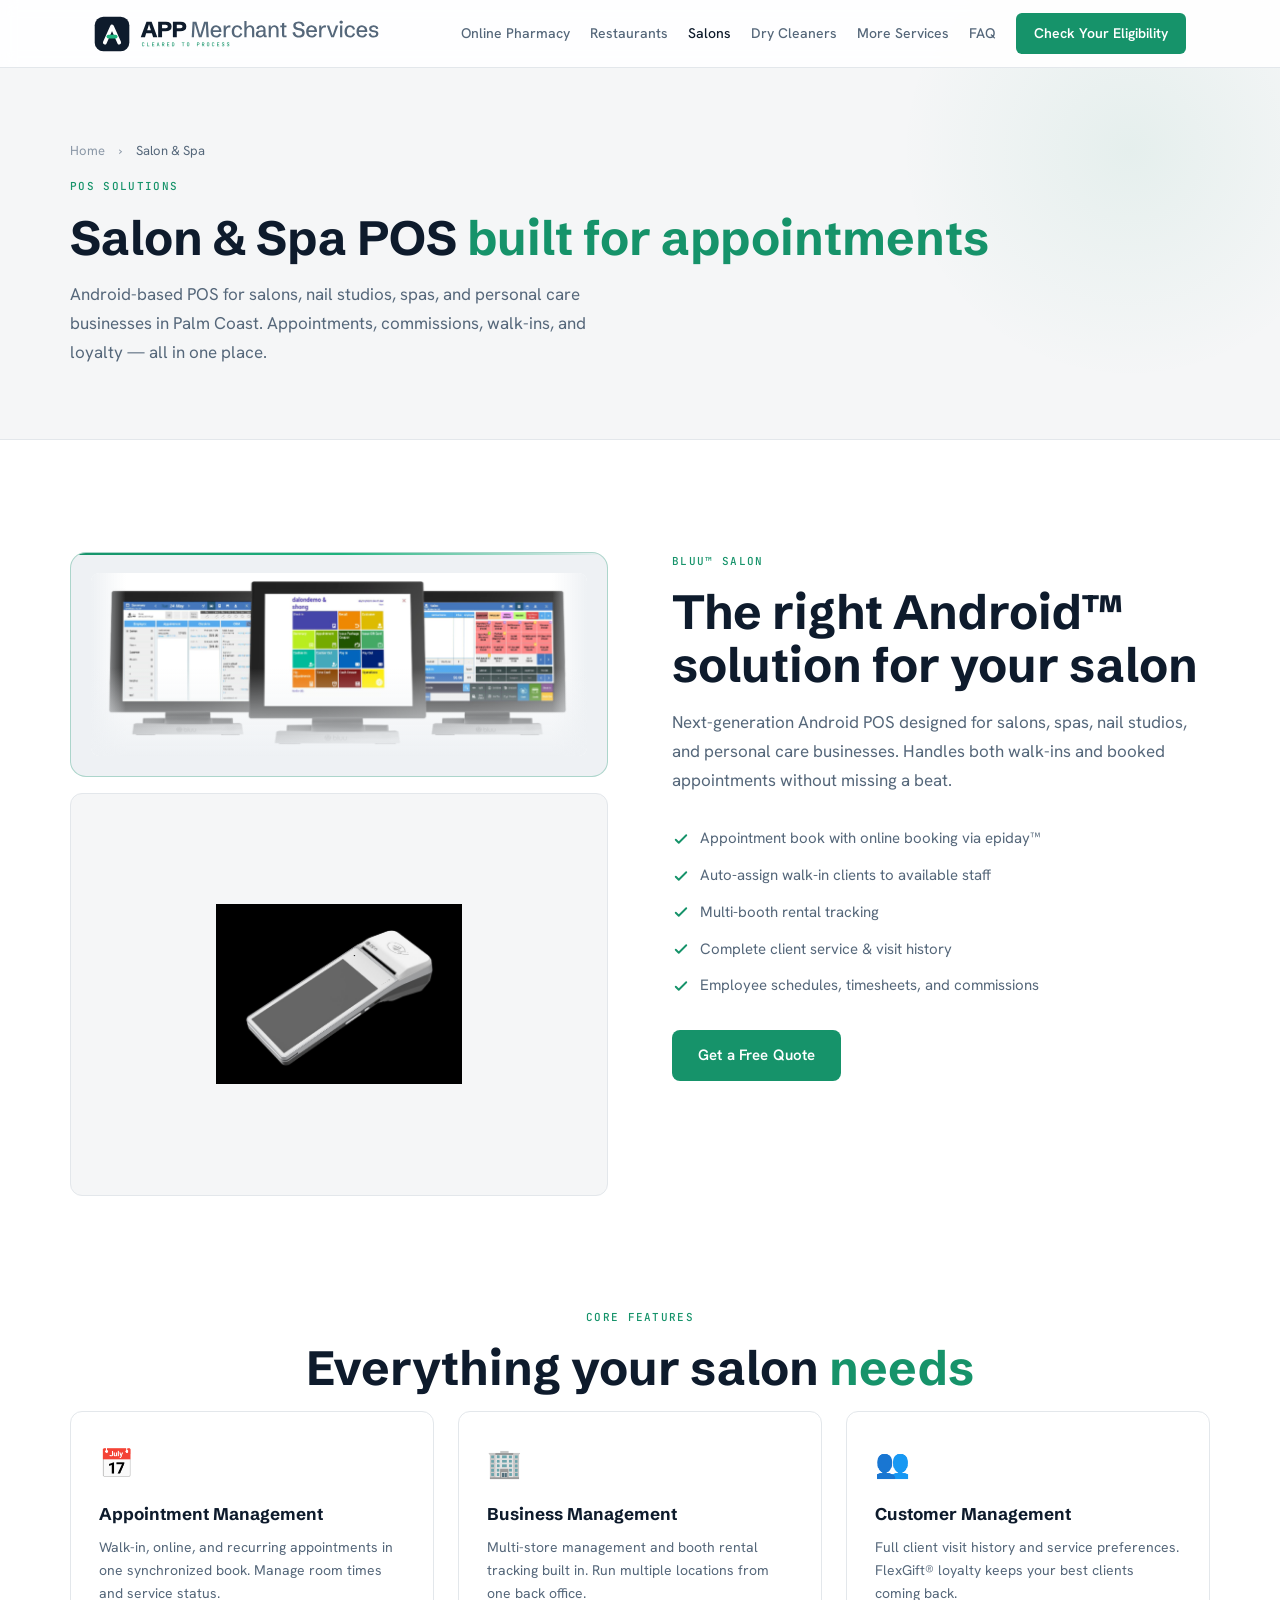
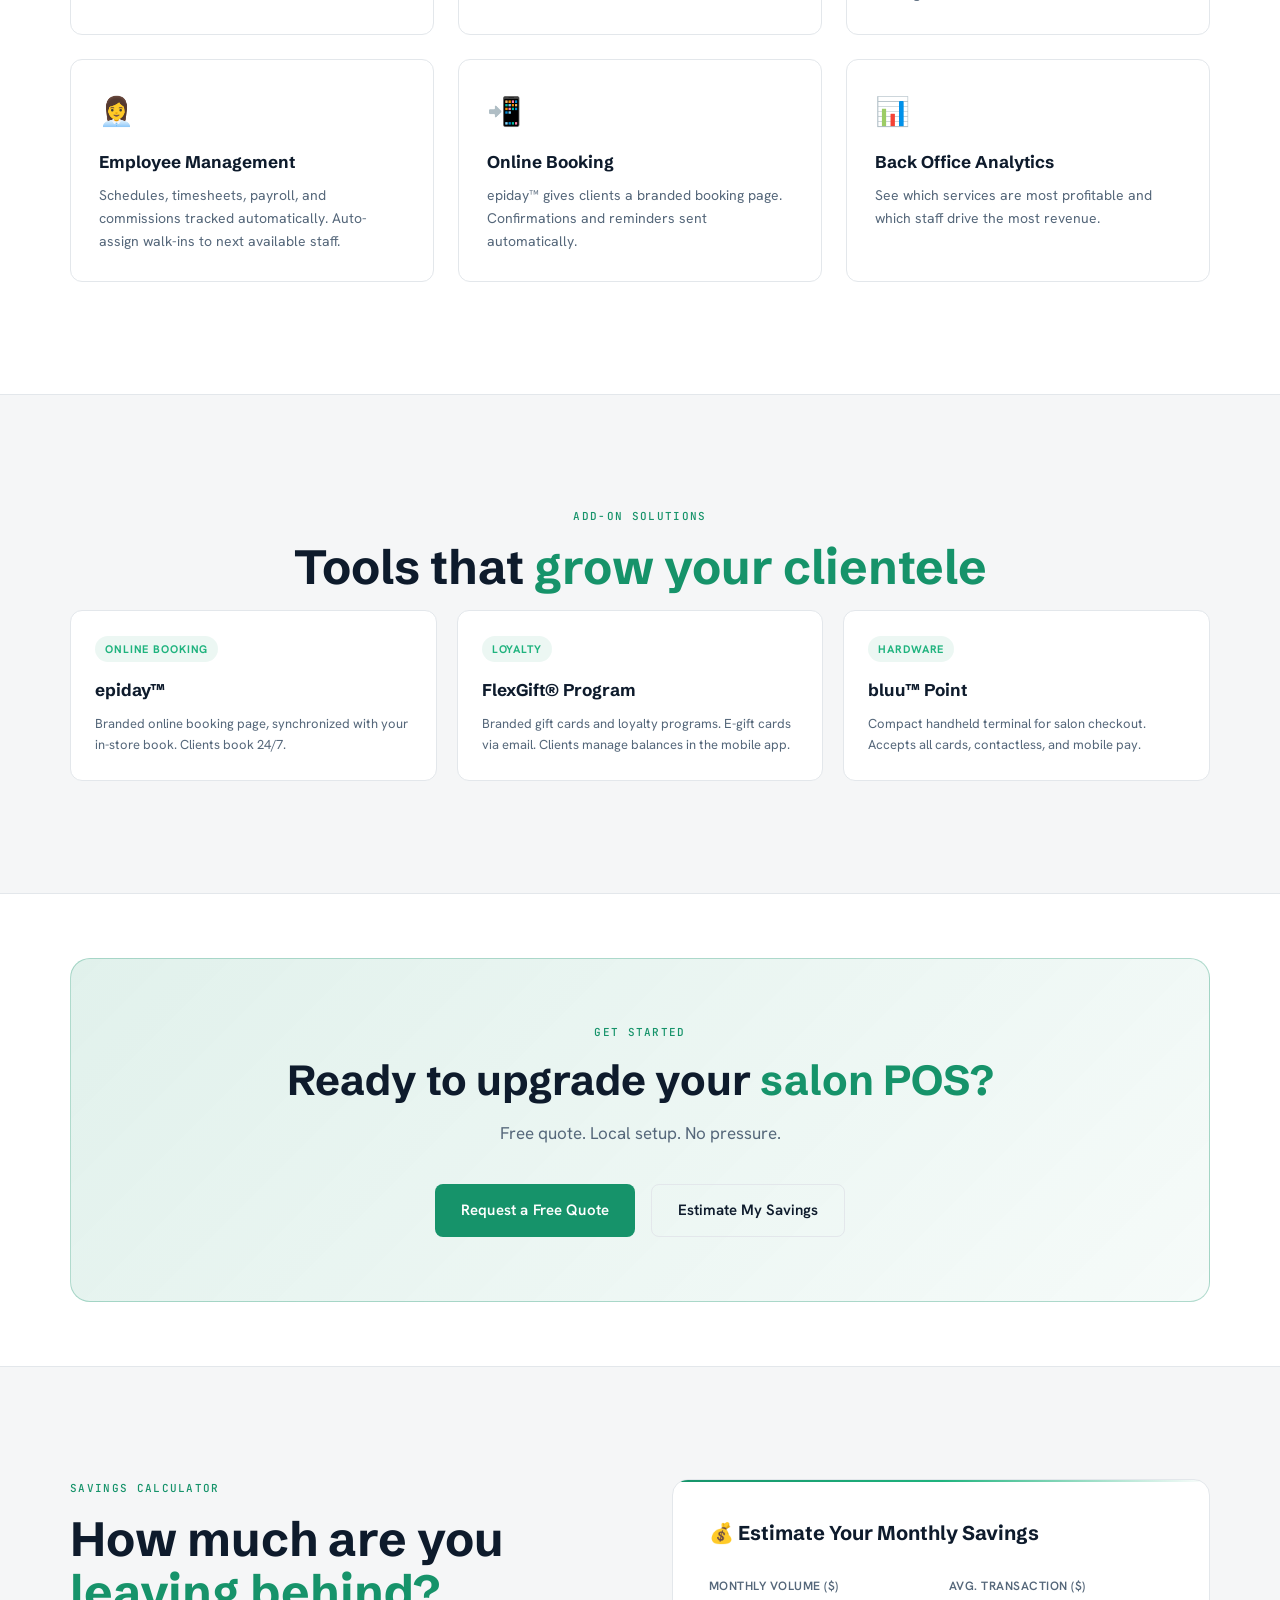
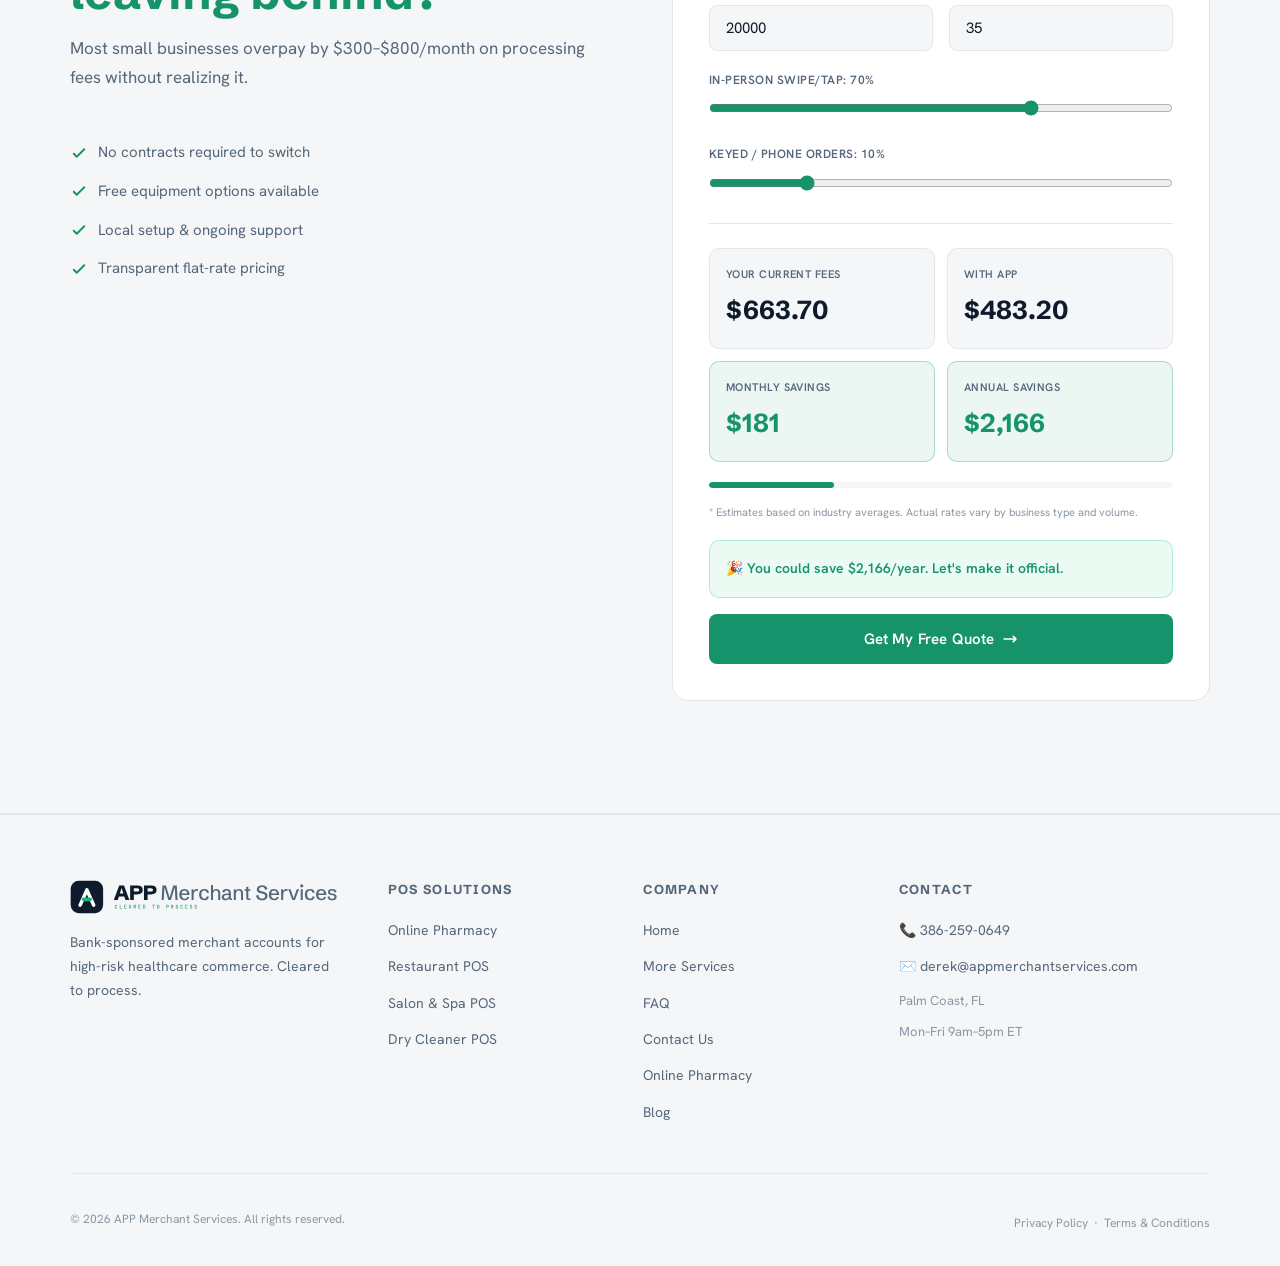
<file: salon.html>
<!DOCTYPE html>
<html lang="en">
<head>
<meta charset="UTF-8"/>
<meta name="viewport" content="width=device-width, initial-scale=1.0"/>
<title>Salon &amp; Spa POS Solutions Palm Coast FL | APP Merchant Services</title>
<meta name="description" content="Android POS built for salons, nail studios, and spas in Palm Coast. Appointment booking, booth rental, staff commissions, and loyalty."/>
<link rel="canonical" href="https://appmerchantservices.com/salon.html"/>
<meta name="google-site-verification" content="3FqCoqqjQXs2pN8ZtHvuU_JeC_UwtO3WohIwuxlKrgw"/>
<link rel="stylesheet" href="/css/styles-v2.css?v=10"/>
<link rel="icon" type="image/png" sizes="16x16" href="/assets/favicon-16.png"/>
<link rel="icon" type="image/png" sizes="32x32" href="/assets/favicon-32.png"/>
<link rel="icon" type="image/png" sizes="64x64" href="/assets/favicon-64.png"/>
<link rel="icon" type="image/png" sizes="192x192" href="/assets/favicon-192.png"/>
<link rel="apple-touch-icon" sizes="180x180" href="/assets/app-icon-2x.png"/>
<script async src="https://www.googletagmanager.com/gtag/js?id=G-3RPGTJ7M12"></script>
<script>window.dataLayer=window.dataLayer||[];function gtag(){dataLayer.push(arguments);}gtag('js',new Date());gtag('config','G-3RPGTJ7M12');</script>
<!-- Local Business Schema -->
<script type="application/ld+json">
{
  "@context": "https://schema.org",
  "@type": "LocalBusiness",
  "name": "APP Merchant Services",
  "description": "Local payment processing and POS solutions for restaurants, salons, and dry cleaners in Palm Coast, FL. Provided through a registered payment processing partner and its sponsor bank.",
  "url": "https://appmerchantservices.com",
  "telephone": "+13862590649",
  "email": "derek@appmerchantservices.com",
  "address": {
    "@type": "PostalAddress",
    "addressLocality": "Palm Coast",
    "addressRegion": "FL",
    "addressCountry": "US"
  },
  "areaServed": [
    {"@type": "City", "name": "Palm Coast"},
    {"@type": "City", "name": "Flagler Beach"},
    {"@type": "City", "name": "Bunnell"},
    {"@type": "City", "name": "Ormond Beach"},
    {"@type": "City", "name": "St. Augustine"},
    {"@type": "City", "name": "Daytona Beach"}
  ],
  "serviceType": ["Payment Processing", "POS Systems", "Merchant Services", "Restaurant POS", "Salon POS", "Dry Cleaner POS"],
  "priceRange": "$$",
  "openingHours": "Mo-Fr 09:00-17:00",
  "sameAs": [
    "https://www.facebook.com/profile.php?id=61568587052713"
  ]
}
</script>
</head>
<body>
<section class="pageHero">
  <div class="pageHeroIn">
    <div class="breadcrumb"><a href="/index.html">Home</a><span class="sep"> › </span><span class="cur">Salon &amp; Spa</span></div>
    <span class="label">POS Solutions</span>
    <h1 class="h2">Salon &amp; Spa POS <span class="acc">built for appointments</span></h1>
    <p class="sub mb0">Android-based POS for salons, nail studios, spas, and personal care businesses in Palm Coast. Appointments, commissions, walk-ins, and loyalty — all in one place.</p>
  </div>
</section>

<section class="sec">
  <div class="wrap">
    <div class="split fi">
      <div>
        <div class="mockWrap"><div class="mockFade"><img src="/assets/software_salon.png" alt="bluu Salon POS software screens" loading="lazy"/></div></div>
        <div class="imgDark imgCenter" style="margin-top:16px;padding:20px"><img src="/assets/handheld_POS.png" alt="bluu Point handheld terminal" loading="lazy" style="max-height:180px;width:auto"/></div>
      </div>
      <div>
        <span class="label">bluu™ Salon</span>
        <h2 class="h2">The right Android™ solution for your salon</h2>
        <p class="sub mb0">Next-generation Android POS designed for salons, spas, nail studios, and personal care businesses. Handles both walk-ins and booked appointments without missing a beat.</p>
        <div class="checkList mt32">
          <div class="checkItem"><svg fill="none" viewBox="0 0 24 24" stroke="currentColor" stroke-width="2.5"><path stroke-linecap="round" stroke-linejoin="round" d="M5 13l4 4L19 7"/></svg>Appointment book with online booking via epiday™</div>
          <div class="checkItem"><svg fill="none" viewBox="0 0 24 24" stroke="currentColor" stroke-width="2.5"><path stroke-linecap="round" stroke-linejoin="round" d="M5 13l4 4L19 7"/></svg>Auto-assign walk-in clients to available staff</div>
          <div class="checkItem"><svg fill="none" viewBox="0 0 24 24" stroke="currentColor" stroke-width="2.5"><path stroke-linecap="round" stroke-linejoin="round" d="M5 13l4 4L19 7"/></svg>Multi-booth rental tracking</div>
          <div class="checkItem"><svg fill="none" viewBox="0 0 24 24" stroke="currentColor" stroke-width="2.5"><path stroke-linecap="round" stroke-linejoin="round" d="M5 13l4 4L19 7"/></svg>Complete client service &amp; visit history</div>
          <div class="checkItem"><svg fill="none" viewBox="0 0 24 24" stroke="currentColor" stroke-width="2.5"><path stroke-linecap="round" stroke-linejoin="round" d="M5 13l4 4L19 7"/></svg>Employee schedules, timesheets, and commissions</div>
        </div>
        <div class="mt32"><a href="/contact.html" class="btnP">Get a Free Quote</a></div>
      </div>
    </div>
  </div>
</section>

<section class="sec" style="padding-top:0">
  <div class="wrap">
    <div class="centered fi"><span class="label">Core Features</span><h2 class="h2">Everything your salon <span class="acc">needs</span></h2></div>
    <div class="featGrid">
      <div class="featItem fi"><div class="featIcon">📅</div><div class="featTitle">Appointment Management</div><div class="featDesc">Walk-in, online, and recurring appointments in one synchronized book. Manage room times and service status.</div></div>
      <div class="featItem fi"><div class="featIcon">🏢</div><div class="featTitle">Business Management</div><div class="featDesc">Multi-store management and booth rental tracking built in. Run multiple locations from one back office.</div></div>
      <div class="featItem fi"><div class="featIcon">👥</div><div class="featTitle">Customer Management</div><div class="featDesc">Full client visit history and service preferences. FlexGift® loyalty keeps your best clients coming back.</div></div>
      <div class="featItem fi"><div class="featIcon">👩‍💼</div><div class="featTitle">Employee Management</div><div class="featDesc">Schedules, timesheets, payroll, and commissions tracked automatically. Auto-assign walk-ins to next available staff.</div></div>
      <div class="featItem fi"><div class="featIcon">📲</div><div class="featTitle">Online Booking</div><div class="featDesc">epiday™ gives clients a branded booking page. Confirmations and reminders sent automatically.</div></div>
      <div class="featItem fi"><div class="featIcon">📊</div><div class="featTitle">Back Office Analytics</div><div class="featDesc">See which services are most profitable and which staff drive the most revenue.</div></div>
    </div>
  </div>
</section>

<section class="sec bgAlt">
  <div class="wrap">
    <div class="centered fi"><span class="label">Add-On Solutions</span><h2 class="h2">Tools that <span class="acc">grow your clientele</span></h2></div>
    <div class="vapGrid">
      <div class="vapCard fi"><div class="vapTag">Online Booking</div><div class="vapTitle">epiday™</div><div class="vapDesc">Branded online booking page, synchronized with your in-store book. Clients book 24/7.</div></div>
      <div class="vapCard fi"><div class="vapTag">Loyalty</div><div class="vapTitle">FlexGift® Program</div><div class="vapDesc">Branded gift cards and loyalty programs. E-gift cards via email. Clients manage balances in the mobile app.</div></div>
      <div class="vapCard fi"><div class="vapTag">Hardware</div><div class="vapTitle">bluu™ Point</div><div class="vapDesc">Compact handheld terminal for salon checkout. Accepts all cards, contactless, and mobile pay.</div></div>
    </div>
  </div>
</section>

<section class="secSm" style="padding-left:24px;padding-right:24px">
  <div class="wrap"><div class="ctaBanner fi">
    <span class="label">Get Started</span>
    <h2 class="h2">Ready to upgrade your <span class="acc">salon POS?</span></h2>
    <p class="sub">Free quote. Local setup. No pressure.</p>
    <div class="ctaActions">
      <a href="/contact.html" class="btnP">Request a Free Quote</a>
      <a href="salon.html#calculator" class="btnS">Estimate My Savings</a>
    </div>
  </div></div>
</section>

<!-- ============ SAVINGS CALCULATOR (anchor: #calculator) ============ -->
<section class="sec calcSec" id="calculator">
  <div class="wrap">
    <div class="calcWrap">
      <div class="fi">
        <span class="label">Savings Calculator</span>
        <h2 class="h2">How much are you <span class="acc">leaving behind?</span></h2>
        <p class="sub">Most small businesses overpay by $300&ndash;$800/month on processing fees without realizing it.</p>
        <div class="calcFeats">
          <div class="calcFeat"><svg fill="none" viewBox="0 0 24 24" stroke="currentColor" stroke-width="2.5"><path stroke-linecap="round" stroke-linejoin="round" d="M5 13l4 4L19 7"/></svg>No contracts required to switch</div>
          <div class="calcFeat"><svg fill="none" viewBox="0 0 24 24" stroke="currentColor" stroke-width="2.5"><path stroke-linecap="round" stroke-linejoin="round" d="M5 13l4 4L19 7"/></svg>Free equipment options available</div>
          <div class="calcFeat"><svg fill="none" viewBox="0 0 24 24" stroke="currentColor" stroke-width="2.5"><path stroke-linecap="round" stroke-linejoin="round" d="M5 13l4 4L19 7"/></svg>Local setup &amp; ongoing support</div>
          <div class="calcFeat"><svg fill="none" viewBox="0 0 24 24" stroke="currentColor" stroke-width="2.5"><path stroke-linecap="round" stroke-linejoin="round" d="M5 13l4 4L19 7"/></svg>Transparent flat-rate pricing</div>
        </div>
      </div>
      <div class="calcCard fi">
        <div class="calcCardTitle">💰 Estimate Your Monthly Savings</div>
        <div class="calcRow">
          <div class="calcField"><label for="cVol">Monthly Volume ($)</label><input type="number" id="cVol" placeholder="e.g. 20000" min="0" step="1000"/></div>
          <div class="calcField"><label for="cTick">Avg. Transaction ($)</label><input type="number" id="cTick" placeholder="e.g. 35" min="1" step="1"/></div>
        </div>
        <div class="calcField"><label for="cSwipe">In-Person Swipe/Tap: <span id="cSwipeLbl">70%</span></label><input type="range" id="cSwipe" min="0" max="100" value="70"/></div>
        <div class="calcField"><label for="cKeyed">Keyed / Phone Orders: <span id="cKeyedLbl">10%</span></label><input type="range" id="cKeyed" min="0" max="50" value="10"/></div>
        <div class="calcDiv"></div>
        <div class="calcRes">
          <div class="calcResItem"><div class="calcResLabel">Your current fees</div><div class="calcResVal" id="rCur">&ndash;</div></div>
          <div class="calcResItem"><div class="calcResLabel">With APP</div><div class="calcResVal" id="rBluu">&ndash;</div></div>
          <div class="calcResItem hi"><div class="calcResLabel">Monthly savings</div><div class="calcResVal" id="rSave">&ndash;</div></div>
          <div class="calcResItem hi"><div class="calcResLabel">Annual savings</div><div class="calcResVal" id="rAnnual">&ndash;</div></div>
        </div>
        <div style="background:var(--bg2);border-radius:100px;height:6px;margin-bottom:16px;overflow:hidden">
          <div id="cBar" style="height:100%;background:linear-gradient(90deg,var(--blue),var(--green));border-radius:100px;width:0;transition:width .6s ease"></div>
        </div>
        <p class="calcDisc">* Estimates based on industry averages. Actual rates vary by business type and volume.</p>
        <div class="calcNudge" id="cNudge"><p>🎉 You could save <span id="cNudgeAmt"></span>/year. Let's make it official.</p></div>
        <a href="/contact.html" class="btnP" style="width:100%;justify-content:center">Get My Free Quote <svg fill="none" viewBox="0 0 24 24" stroke="currentColor" stroke-width="2.5"><path stroke-linecap="round" stroke-linejoin="round" d="M17 8l4 4m0 0l-4 4m4-4H3"/></svg></a>
      </div>
    </div>
  </div>
</section>

<script src="/js/components-v19.js"></script>
<script>injectNav('/salon.html');injectFooter();</script>
<script src="/js/calculator.js?v=1"></script>
<!-- PROMO BANNER — DISABLED (Q2 2026 offer ended 2026-06-30); container preserved for reuse, see note below -->
<script>
// PROMO BANNER — DISABLED 2026-07-03. The Q2 2026 "$35/month Complete POS
// Bundle" promotion ended June 30, 2026, so the banner is turned off. The
// injection logic + banner markup are preserved below for future offers.
// TO RE-ENABLE: delete the /* and */ wrapper lines below, then update the
// offer copy (headline, price, inclusions, deadline, unit count) in the
// injected markup with the new promotion.
/*
if (!sessionStorage.getItem('promoBannerClosed')) {
  var nav = document.getElementById('mainNav');
  if (nav) {
    nav.insertAdjacentHTML('afterend', '<div id="promoBanner" style="margin-top:68px;background:linear-gradient(90deg,#0E1B2C 0%,#16936A22 50%,#0E1B2C 100%);border-bottom:1px solid rgba(31,179,126,0.35);padding:8px 24px;display:flex;align-items:center;justify-content:center;gap:12px;flex-wrap:wrap;text-align:center;position:relative;z-index:998"><span style="font-size:13px;color:#94a3b8">🔥 <strong style="color:#fff">Q2 Limited Offer:</strong> Complete POS Bundle — <strong style="color:#1FB37E">$35/month</strong> · Terminal + Printer + Pin Pad · Restaurants &amp; Salons Only</span><span style="font-size:12px;color:#1FB37E;font-weight:600">⚡ Ends June 30 · Only 200 Units</span><a href="/contact.html" style="background:#16936A;color:#fff;padding:5px 14px;border-radius:6px;font-size:12px;font-weight:600;text-decoration:none;white-space:nowrap">Claim Yours →</a><button onclick="document.getElementById(\'promoBanner\').style.display=\'none\';sessionStorage.setItem(\'promoBannerClosed\',\'1\')" style="position:absolute;right:16px;top:50%;transform:translateY(-50%);background:none;border:none;color:#94a3b8;font-size:18px;cursor:pointer;line-height:1;padding:4px">✕</button></div>');
  }
}
*/
</script>
</body>
</html>
</file>
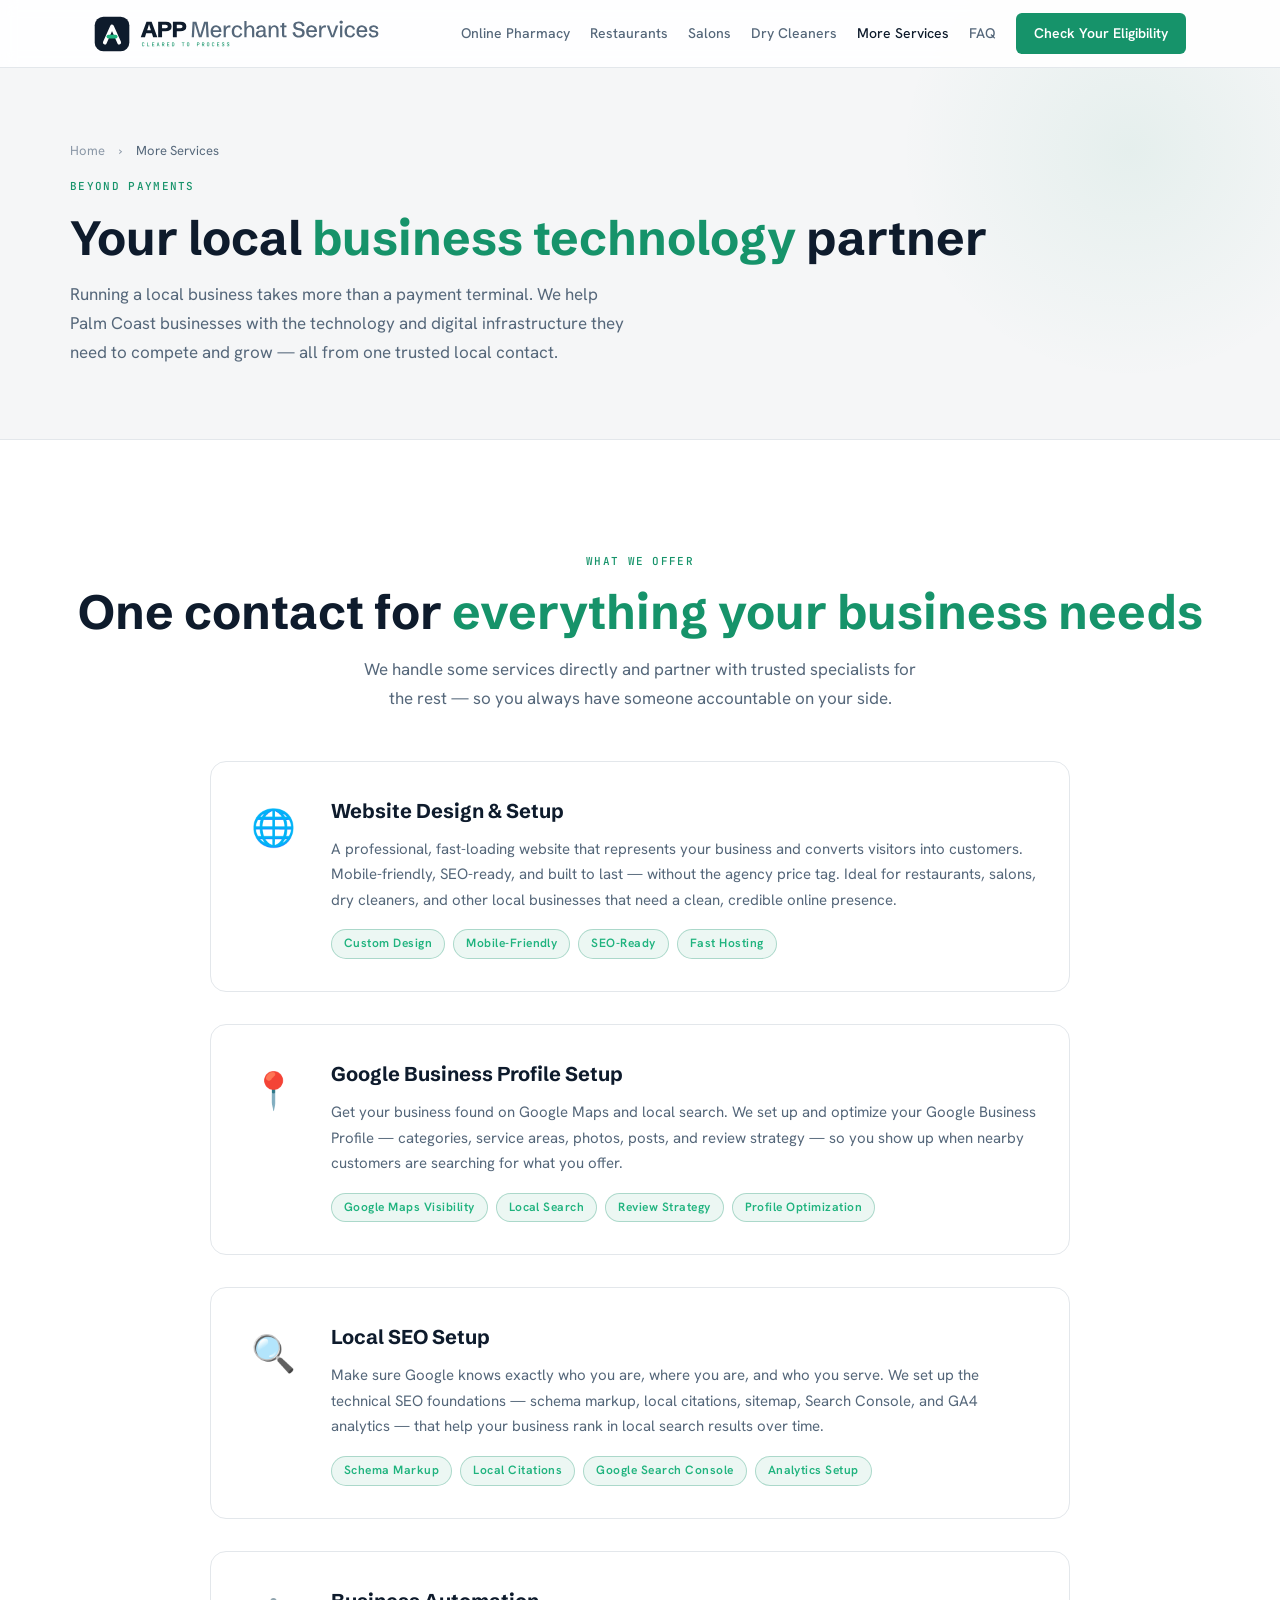
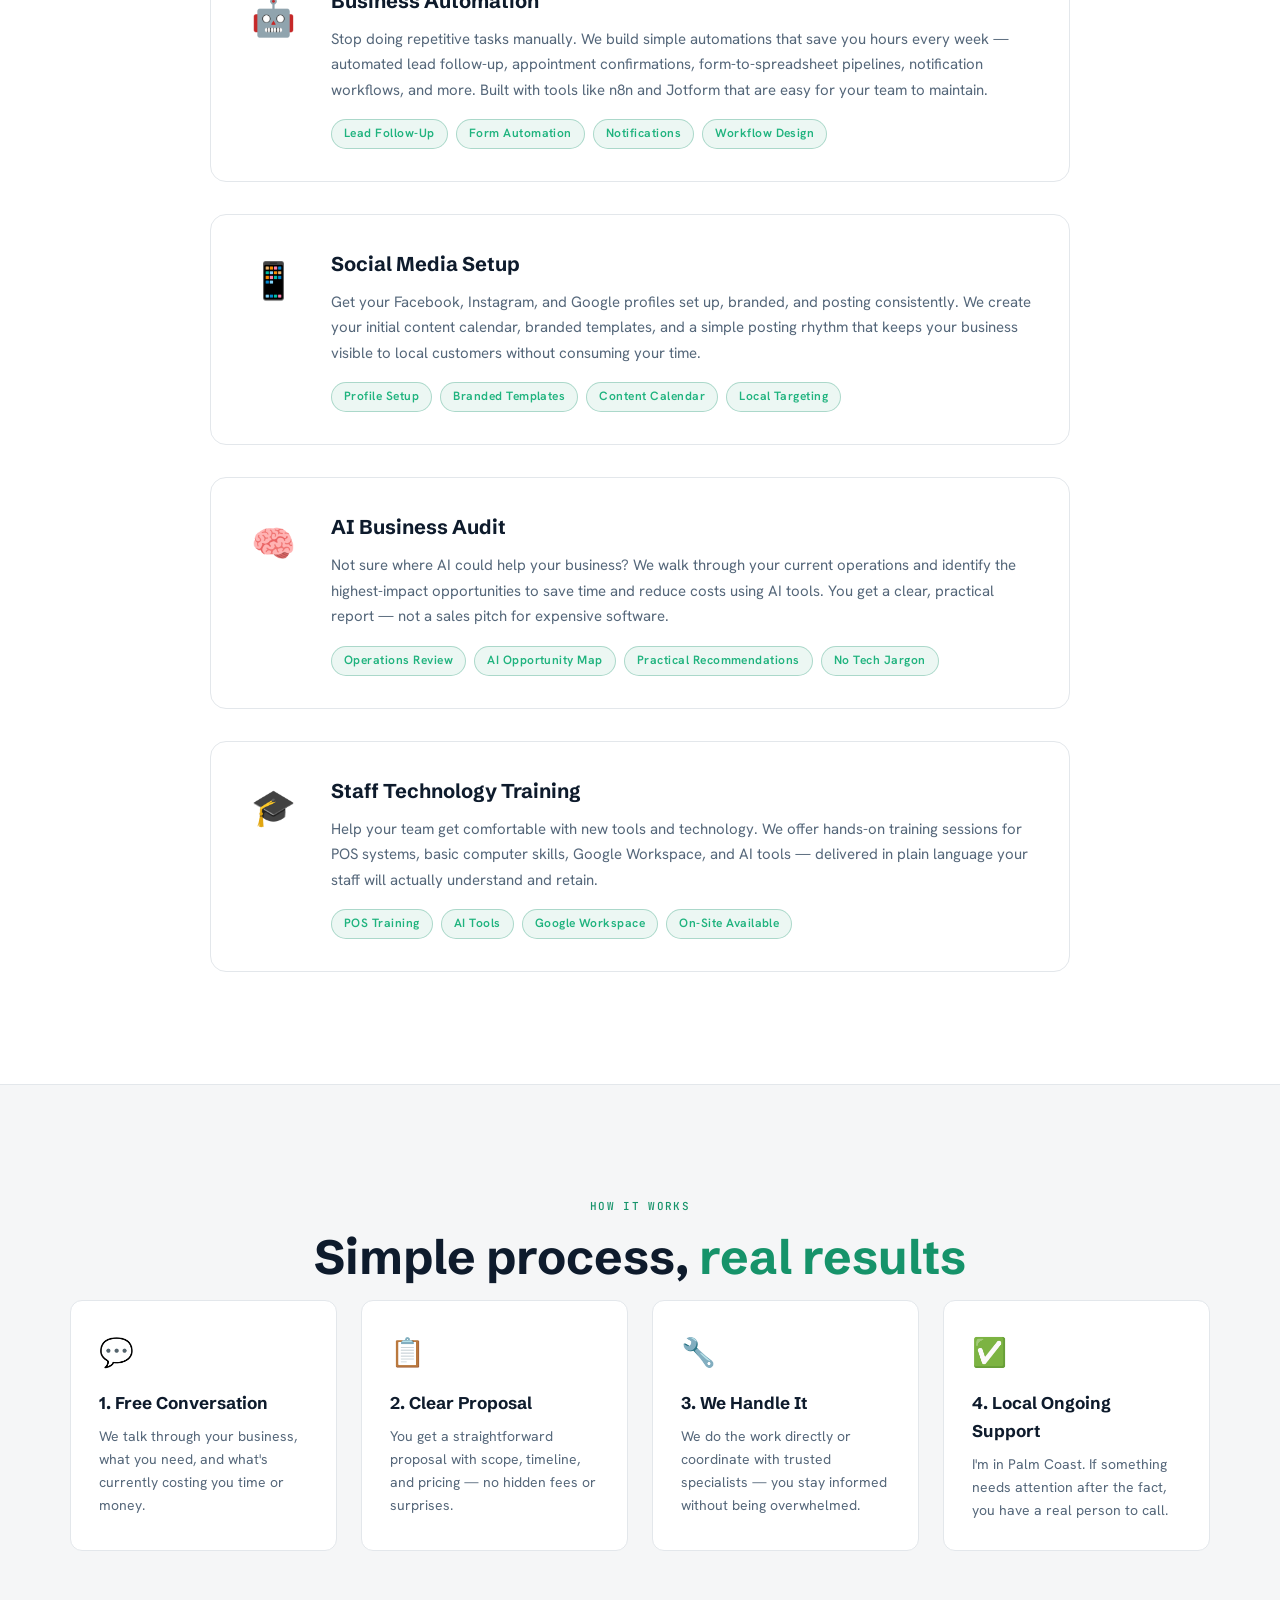
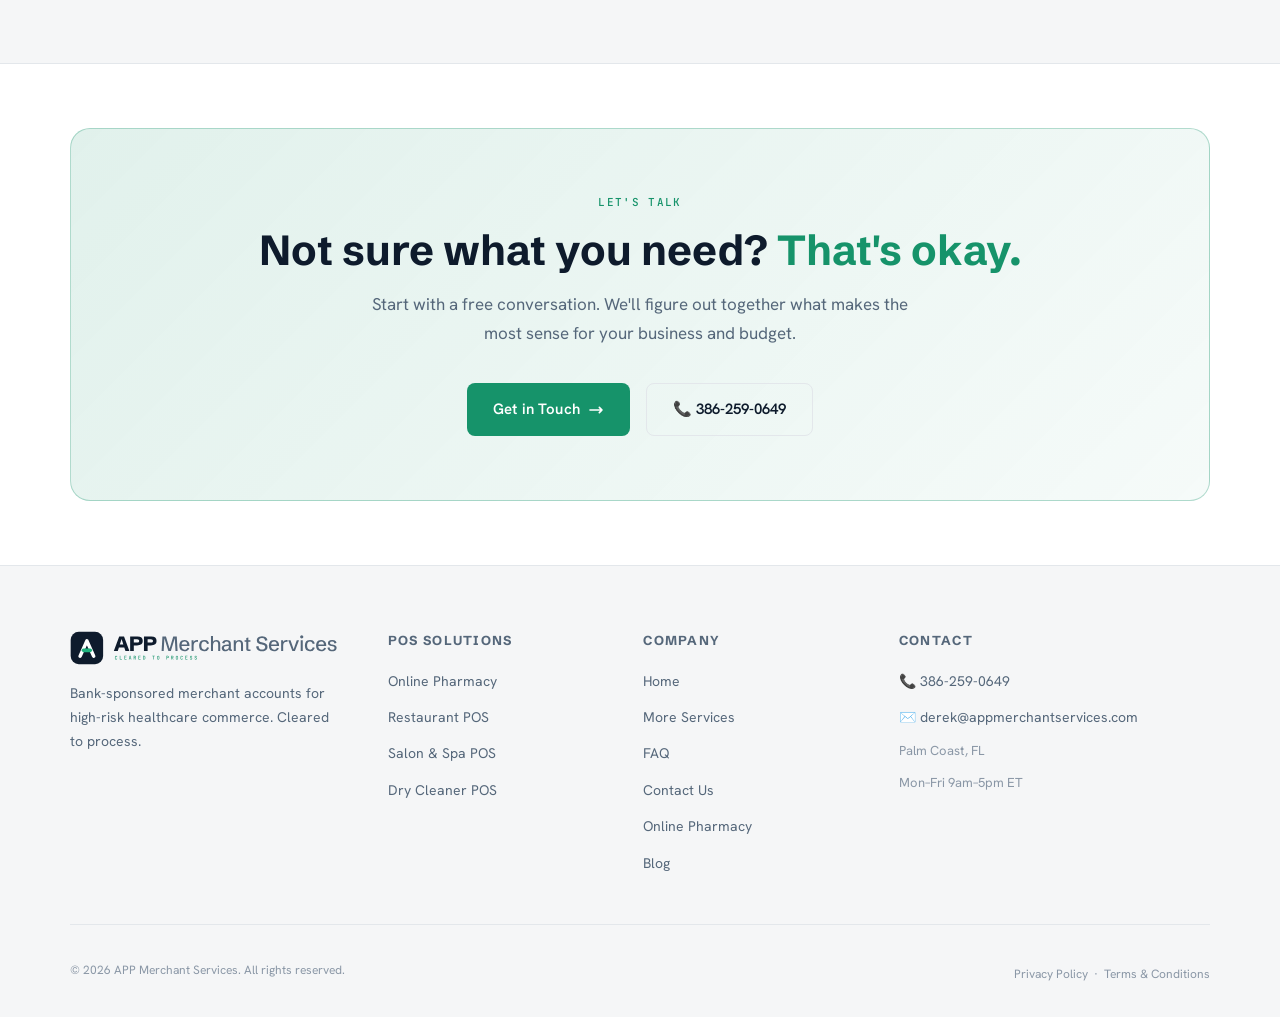
<file: services.html>
<!DOCTYPE html>
<html lang="en">
<head>
<meta charset="UTF-8"/>
<meta name="viewport" content="width=device-width, initial-scale=1.0"/>
<title>Business Services Palm Coast FL | Websites, SEO, Automation | APP Merchant Services</title>
<meta name="description" content="Beyond payment processing — websites, Google Business setup, local SEO, business automation, social media, AI audits, and staff training for local businesses in Palm Coast, FL."/>
<link rel="canonical" href="https://appmerchantservices.com/services.html"/>
<meta name="google-site-verification" content="3FqCoqqjQXs2pN8ZtHvuU_JeC_UwtO3WohIwuxlKrgw"/>
<link rel="stylesheet" href="/css/styles-v2.css?v=10"/>
<link rel="icon" type="image/png" sizes="16x16" href="/assets/favicon-16.png"/>
<link rel="icon" type="image/png" sizes="32x32" href="/assets/favicon-32.png"/>
<link rel="icon" type="image/png" sizes="64x64" href="/assets/favicon-64.png"/>
<link rel="icon" type="image/png" sizes="192x192" href="/assets/favicon-192.png"/>
<link rel="apple-touch-icon" sizes="180x180" href="/assets/app-icon-2x.png"/>
<script async src="https://www.googletagmanager.com/gtag/js?id=G-3RPGTJ7M12"></script>
<script>window.dataLayer=window.dataLayer||[];function gtag(){dataLayer.push(arguments);}gtag('js',new Date());gtag('config','G-3RPGTJ7M12');</script>
<!-- Local Business Schema -->
<script type="application/ld+json">
{
  "@context": "https://schema.org",
  "@type": "LocalBusiness",
  "name": "APP Merchant Services",
  "description": "Local payment processing and POS solutions for restaurants, salons, and dry cleaners in Palm Coast, FL. Provided through a registered payment processing partner and its sponsor bank.",
  "url": "https://appmerchantservices.com",
  "telephone": "+13862590649",
  "email": "derek@appmerchantservices.com",
  "address": {
    "@type": "PostalAddress",
    "addressLocality": "Palm Coast",
    "addressRegion": "FL",
    "addressCountry": "US"
  },
  "areaServed": [
    {"@type": "City", "name": "Palm Coast"},
    {"@type": "City", "name": "Flagler Beach"},
    {"@type": "City", "name": "Bunnell"},
    {"@type": "City", "name": "Ormond Beach"},
    {"@type": "City", "name": "St. Augustine"},
    {"@type": "City", "name": "Daytona Beach"}
  ],
  "serviceType": ["Payment Processing", "POS Systems", "Merchant Services", "Restaurant POS", "Salon POS", "Dry Cleaner POS"],
  "priceRange": "$$",
  "openingHours": "Mo-Fr 09:00-17:00",
  "sameAs": [
    "https://www.facebook.com/profile.php?id=61568587052713"
  ]
}
</script>
</head>
<body>
<section class="pageHero">
  <div class="pageHeroIn">
    <div class="breadcrumb"><a href="/index.html">Home</a><span class="sep"> › </span><span class="cur">More Services</span></div>
    <span class="label">Beyond Payments</span>
    <h1 class="h2">Your local <span class="acc">business technology</span> partner</h1>
    <p class="sub mb0">Running a local business takes more than a payment terminal. We help Palm Coast businesses with the technology and digital infrastructure they need to compete and grow — all from one trusted local contact.</p>
  </div>
</section>

<section class="sec">
  <div class="wrap">
    <div class="centered fi">
      <span class="label">What We Offer</span>
      <h2 class="h2">One contact for <span class="acc">everything your business needs</span></h2>
      <p class="sub">We handle some services directly and partner with trusted specialists for the rest — so you always have someone accountable on your side.</p>
    </div>

    <div class="servicesList">

      <div class="serviceItem fi">
        <div class="serviceIcon">🌐</div>
        <div class="serviceBody">
          <div class="serviceTitle">Website Design &amp; Setup</div>
          <div class="serviceDesc">A professional, fast-loading website that represents your business and converts visitors into customers. Mobile-friendly, SEO-ready, and built to last — without the agency price tag. Ideal for restaurants, salons, dry cleaners, and other local businesses that need a clean, credible online presence.</div>
          <div class="serviceTags"><span class="sTag">Custom Design</span><span class="sTag">Mobile-Friendly</span><span class="sTag">SEO-Ready</span><span class="sTag">Fast Hosting</span></div>
        </div>
      </div>

      <div class="serviceItem fi">
        <div class="serviceIcon">📍</div>
        <div class="serviceBody">
          <div class="serviceTitle">Google Business Profile Setup</div>
          <div class="serviceDesc">Get your business found on Google Maps and local search. We set up and optimize your Google Business Profile — categories, service areas, photos, posts, and review strategy — so you show up when nearby customers are searching for what you offer.</div>
          <div class="serviceTags"><span class="sTag">Google Maps Visibility</span><span class="sTag">Local Search</span><span class="sTag">Review Strategy</span><span class="sTag">Profile Optimization</span></div>
        </div>
      </div>

      <div class="serviceItem fi">
        <div class="serviceIcon">🔍</div>
        <div class="serviceBody">
          <div class="serviceTitle">Local SEO Setup</div>
          <div class="serviceDesc">Make sure Google knows exactly who you are, where you are, and who you serve. We set up the technical SEO foundations — schema markup, local citations, sitemap, Search Console, and GA4 analytics — that help your business rank in local search results over time.</div>
          <div class="serviceTags"><span class="sTag">Schema Markup</span><span class="sTag">Local Citations</span><span class="sTag">Google Search Console</span><span class="sTag">Analytics Setup</span></div>
        </div>
      </div>

      <div class="serviceItem fi">
        <div class="serviceIcon">🤖</div>
        <div class="serviceBody">
          <div class="serviceTitle">Business Automation</div>
          <div class="serviceDesc">Stop doing repetitive tasks manually. We build simple automations that save you hours every week — automated lead follow-up, appointment confirmations, form-to-spreadsheet pipelines, notification workflows, and more. Built with tools like n8n and Jotform that are easy for your team to maintain.</div>
          <div class="serviceTags"><span class="sTag">Lead Follow-Up</span><span class="sTag">Form Automation</span><span class="sTag">Notifications</span><span class="sTag">Workflow Design</span></div>
        </div>
      </div>

      <div class="serviceItem fi">
        <div class="serviceIcon">📱</div>
        <div class="serviceBody">
          <div class="serviceTitle">Social Media Setup</div>
          <div class="serviceDesc">Get your Facebook, Instagram, and Google profiles set up, branded, and posting consistently. We create your initial content calendar, branded templates, and a simple posting rhythm that keeps your business visible to local customers without consuming your time.</div>
          <div class="serviceTags"><span class="sTag">Profile Setup</span><span class="sTag">Branded Templates</span><span class="sTag">Content Calendar</span><span class="sTag">Local Targeting</span></div>
        </div>
      </div>

      <div class="serviceItem fi">
        <div class="serviceIcon">🧠</div>
        <div class="serviceBody">
          <div class="serviceTitle">AI Business Audit</div>
          <div class="serviceDesc">Not sure where AI could help your business? We walk through your current operations and identify the highest-impact opportunities to save time and reduce costs using AI tools. You get a clear, practical report — not a sales pitch for expensive software.</div>
          <div class="serviceTags"><span class="sTag">Operations Review</span><span class="sTag">AI Opportunity Map</span><span class="sTag">Practical Recommendations</span><span class="sTag">No Tech Jargon</span></div>
        </div>
      </div>

      <div class="serviceItem fi">
        <div class="serviceIcon">🎓</div>
        <div class="serviceBody">
          <div class="serviceTitle">Staff Technology Training</div>
          <div class="serviceDesc">Help your team get comfortable with new tools and technology. We offer hands-on training sessions for POS systems, basic computer skills, Google Workspace, and AI tools — delivered in plain language your staff will actually understand and retain.</div>
          <div class="serviceTags"><span class="sTag">POS Training</span><span class="sTag">AI Tools</span><span class="sTag">Google Workspace</span><span class="sTag">On-Site Available</span></div>
        </div>
      </div>

    </div>
  </div>
</section>

<section class="sec bgAlt">
  <div class="wrap">
    <div class="centered fi">
      <span class="label">How It Works</span>
      <h2 class="h2">Simple process, <span class="acc">real results</span></h2>
    </div>
    <div class="featGrid" style="grid-template-columns:repeat(auto-fit,minmax(200px,1fr))">
      <div class="featItem fi"><div class="featIcon">💬</div><div class="featTitle">1. Free Conversation</div><div class="featDesc">We talk through your business, what you need, and what's currently costing you time or money.</div></div>
      <div class="featItem fi"><div class="featIcon">📋</div><div class="featTitle">2. Clear Proposal</div><div class="featDesc">You get a straightforward proposal with scope, timeline, and pricing — no hidden fees or surprises.</div></div>
      <div class="featItem fi"><div class="featIcon">🔧</div><div class="featTitle">3. We Handle It</div><div class="featDesc">We do the work directly or coordinate with trusted specialists — you stay informed without being overwhelmed.</div></div>
      <div class="featItem fi"><div class="featIcon">✅</div><div class="featTitle">4. Local Ongoing Support</div><div class="featDesc">I'm in Palm Coast. If something needs attention after the fact, you have a real person to call.</div></div>
    </div>
  </div>
</section>

<section class="secSm" style="padding-left:24px;padding-right:24px">
  <div class="wrap"><div class="ctaBanner fi">
    <span class="label">Let's Talk</span>
    <h2 class="h2">Not sure what you need? <span class="acc">That's okay.</span></h2>
    <p class="sub">Start with a free conversation. We'll figure out together what makes the most sense for your business and budget.</p>
    <div class="ctaActions">
      <a href="/contact.html" class="btnP">Get in Touch <svg fill="none" viewBox="0 0 24 24" stroke="currentColor" stroke-width="2.5"><path stroke-linecap="round" stroke-linejoin="round" d="M17 8l4 4m0 0l-4 4m4-4H3"/></svg></a>
      <a href="tel:8402028325" class="btnS">📞 386-259-0649</a>
    </div>
  </div></div>
</section>

<script src="/js/components-v19.js"></script>
<script>injectNav('/services.html');injectFooter();</script>
</body>
</html>
</file>
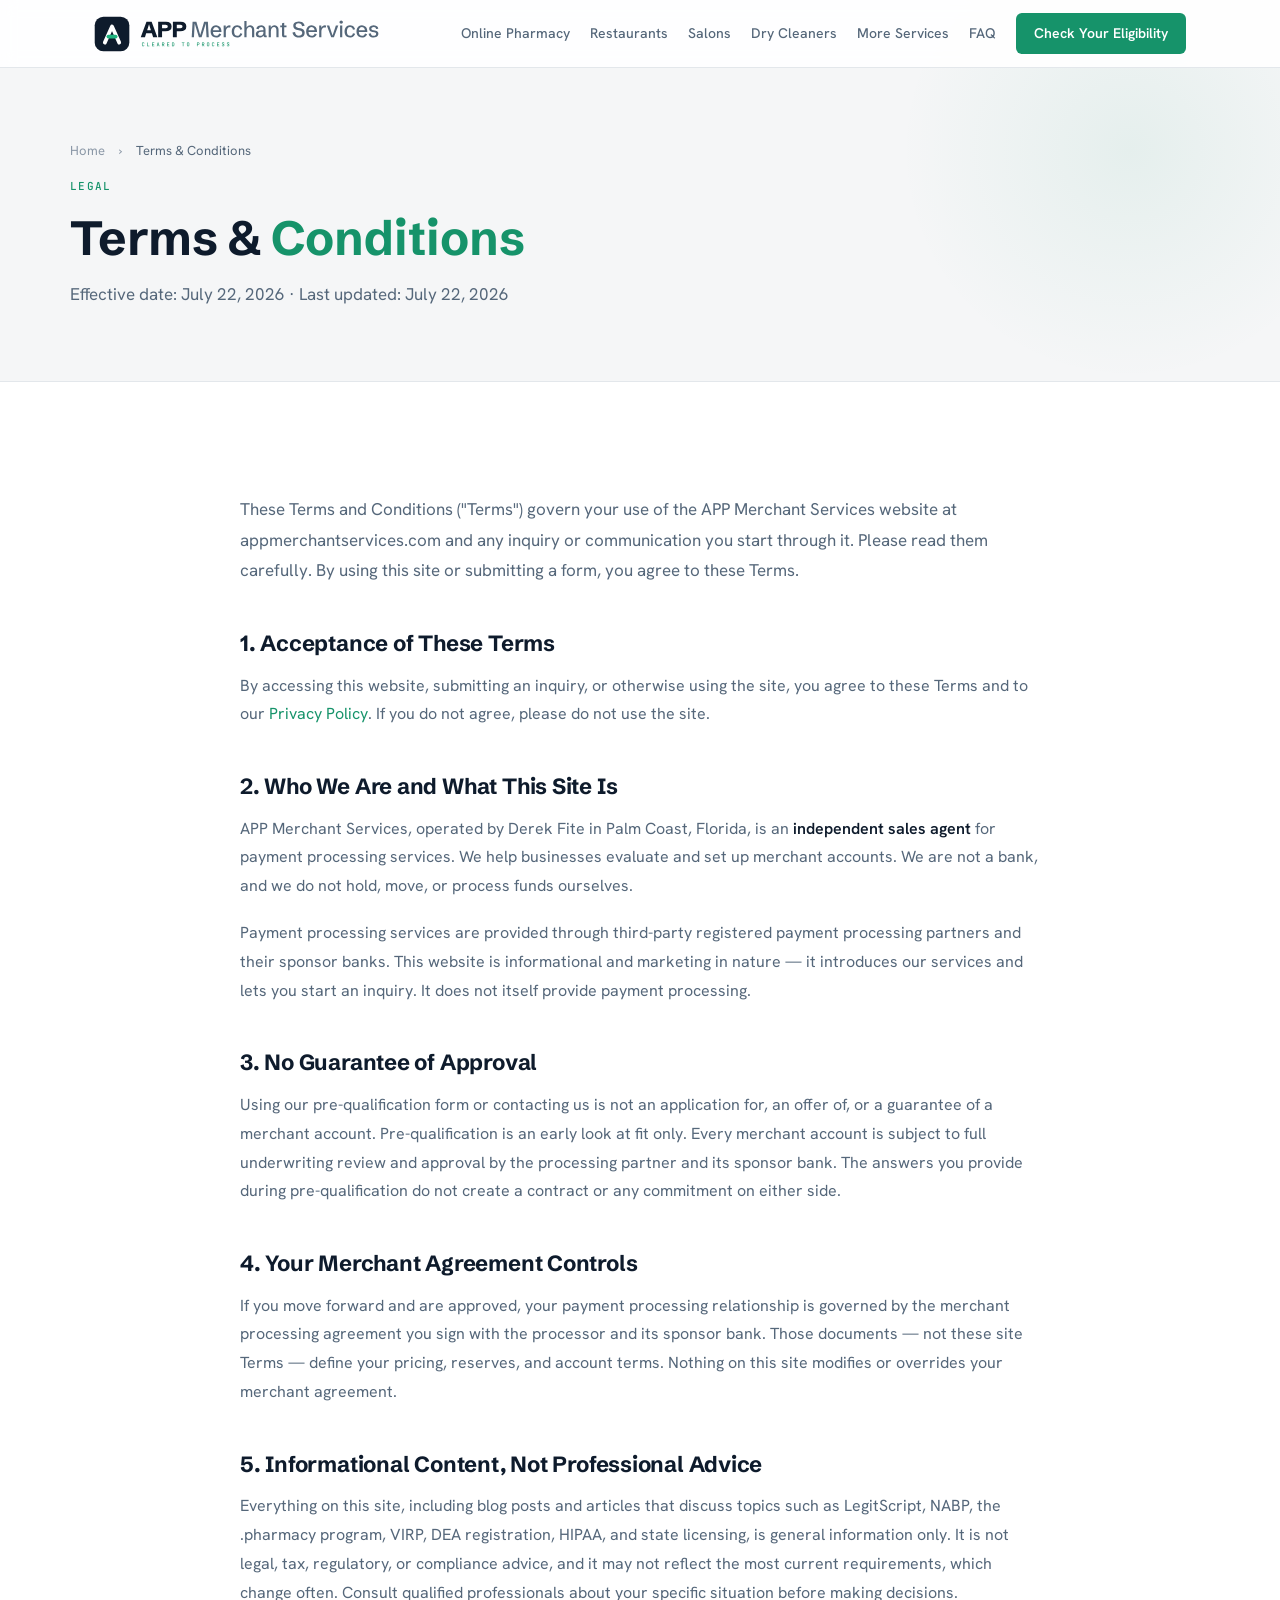
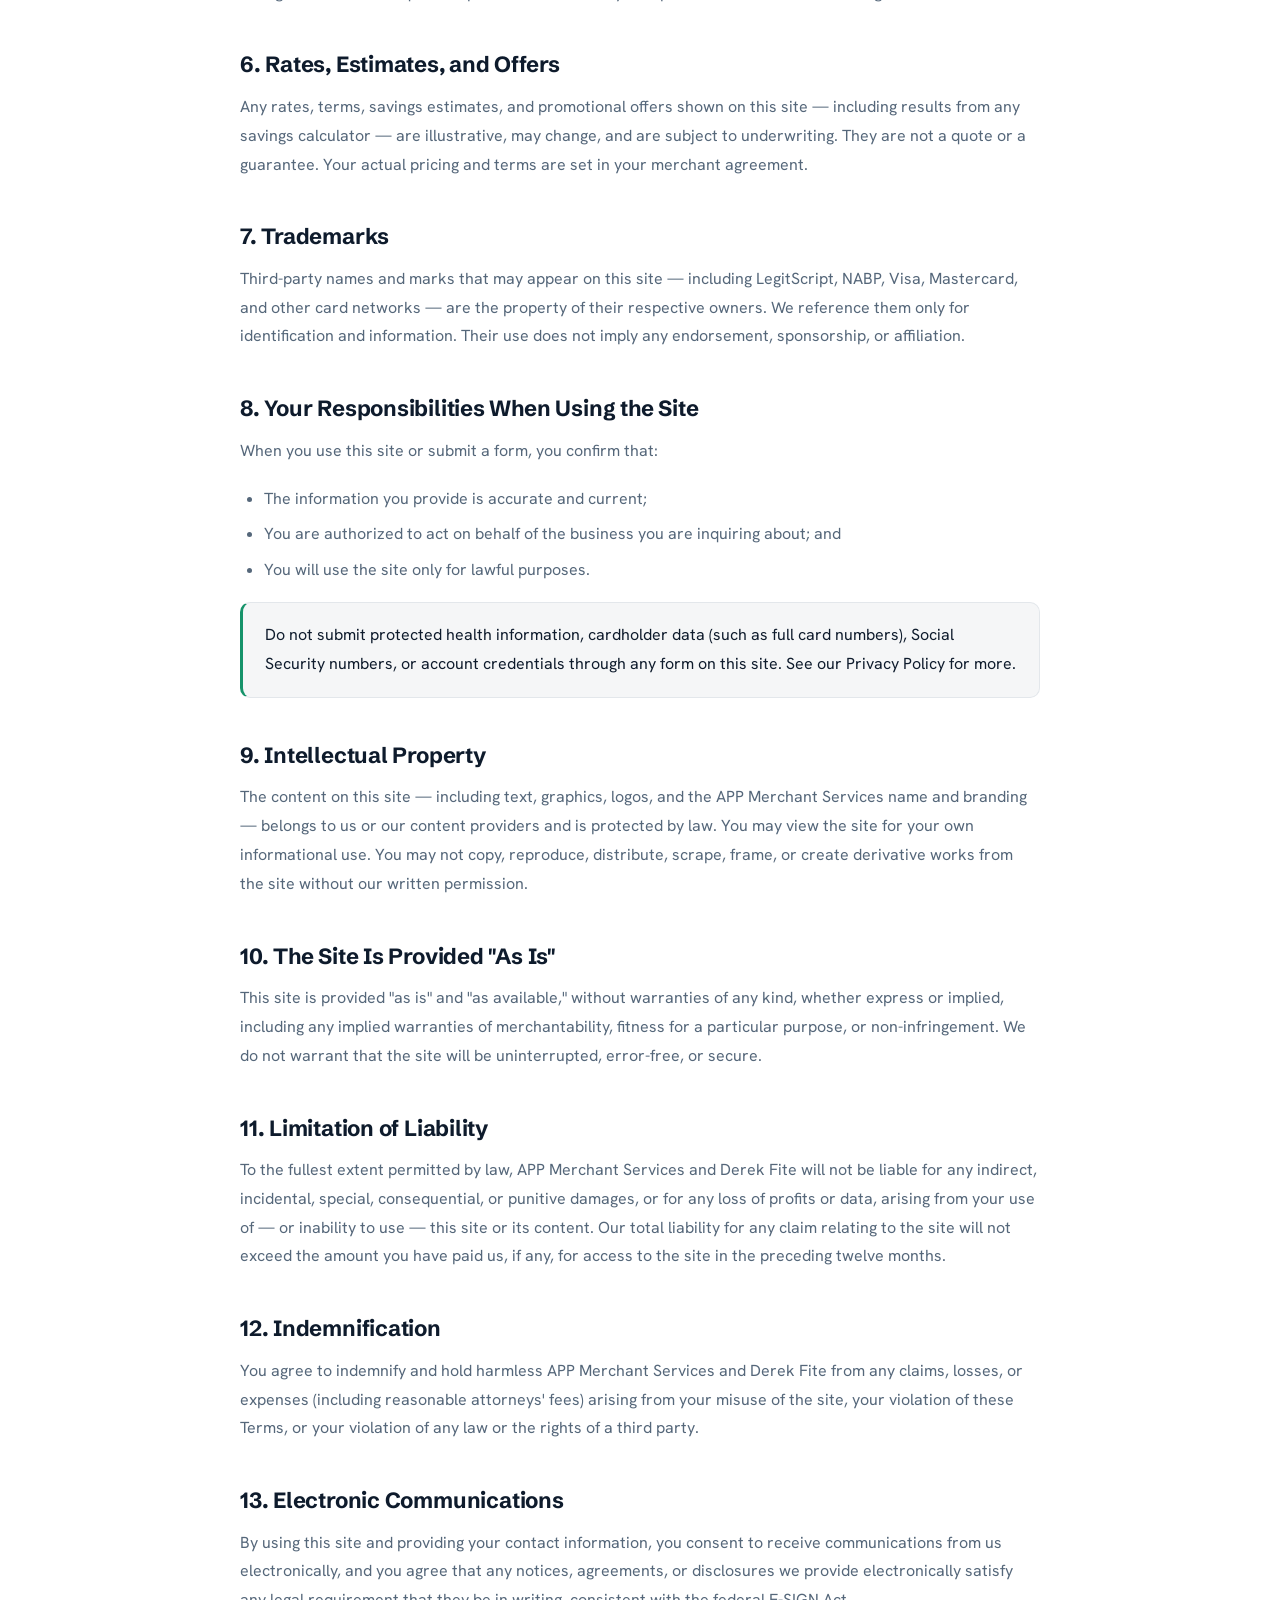
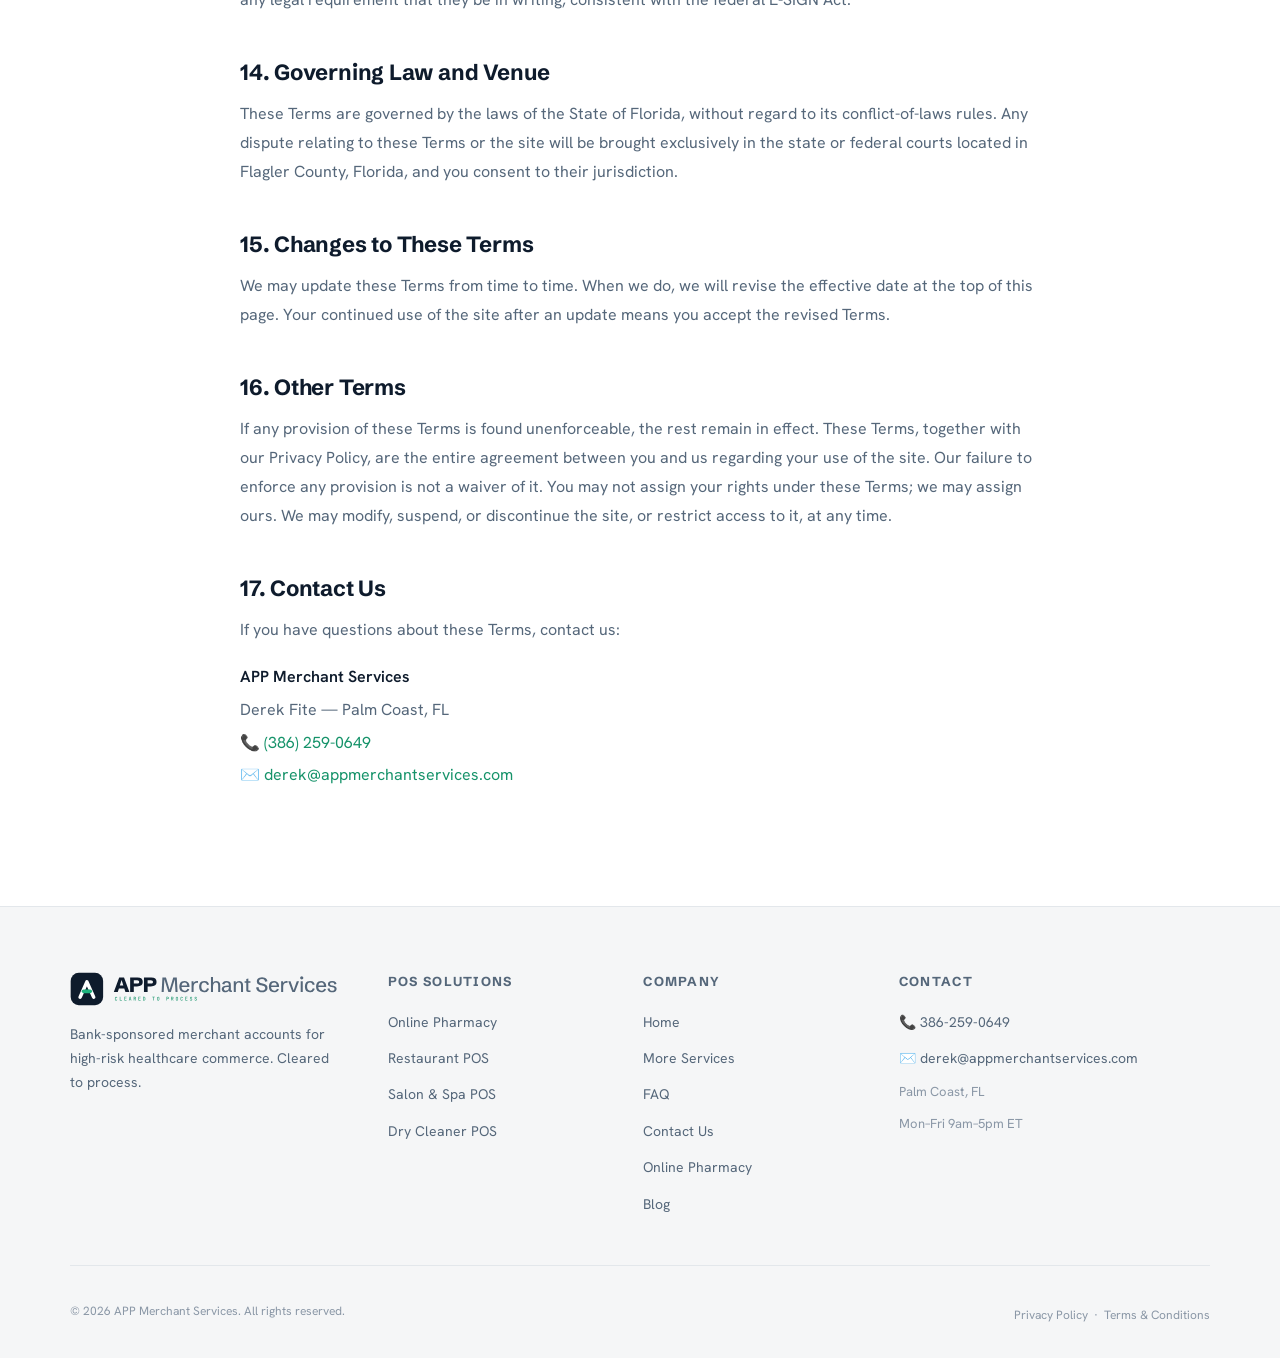
<file: terms.html>
<!DOCTYPE html>
<html lang="en">
<head>
<meta charset="UTF-8"/>
<meta name="viewport" content="width=device-width, initial-scale=1.0"/>
<title>Terms &amp; Conditions | APP Merchant Services</title>
<meta name="description" content="Terms and Conditions for the APP Merchant Services website — an independent sales agent for payment processing. Palm Coast, FL."/>
<link rel="canonical" href="https://appmerchantservices.com/terms.html"/>
<link rel="stylesheet" href="/css/styles-v2.css?v=10"/>
<link rel="icon" type="image/png" sizes="16x16" href="/assets/favicon-16.png"/>
<link rel="icon" type="image/png" sizes="32x32" href="/assets/favicon-32.png"/>
<link rel="icon" type="image/png" sizes="64x64" href="/assets/favicon-64.png"/>
<link rel="icon" type="image/png" sizes="192x192" href="/assets/favicon-192.png"/>
<link rel="apple-touch-icon" sizes="180x180" href="/assets/app-icon-2x.png"/>
<script async src="https://www.googletagmanager.com/gtag/js?id=G-3RPGTJ7M12"></script>
<script>window.dataLayer=window.dataLayer||[];function gtag(){dataLayer.push(arguments);}gtag('js',new Date());gtag('config','G-3RPGTJ7M12');</script>
<!-- Local Business Schema (processor/bank brand names intentionally omitted, per site rule) -->
<script type="application/ld+json">
{
  "@context": "https://schema.org",
  "@type": "LocalBusiness",
  "name": "APP Merchant Services",
  "description": "Payment processing and point-of-sale solutions for businesses in Palm Coast, FL and nationwide.",
  "url": "https://appmerchantservices.com",
  "telephone": "+13862590649",
  "email": "derek@appmerchantservices.com",
  "address": {
    "@type": "PostalAddress",
    "addressLocality": "Palm Coast",
    "addressRegion": "FL",
    "addressCountry": "US"
  },
  "areaServed": [
    {"@type": "City", "name": "Palm Coast"},
    {"@type": "City", "name": "Flagler Beach"},
    {"@type": "City", "name": "Bunnell"},
    {"@type": "City", "name": "Ormond Beach"},
    {"@type": "City", "name": "St. Augustine"},
    {"@type": "City", "name": "Daytona Beach"}
  ],
  "serviceType": ["Payment Processing", "POS Systems", "Merchant Services", "Restaurant POS", "Salon POS", "Dry Cleaner POS"],
  "priceRange": "$$",
  "openingHours": "Mo-Fr 09:00-17:00",
  "sameAs": [
    "https://www.facebook.com/profile.php?id=61568587052713"
  ]
}
</script>
<!-- Page-local long-form legal styling. Scoped to body.legal, kept out of the
     shared styles-v2.css, so no ?v= cache-buster bump is required. -->
<style>
.legal .legalBody { max-width: 800px; }
.legal .legalIntro { color: var(--text2); font-size: 17px; line-height: 1.8; margin-bottom: 40px; }
.legal .legalBody h2 { font-family: var(--fd); font-size: 22px; font-weight: 700; color: var(--text); letter-spacing: -0.01em; line-height: 1.25; margin: 44px 0 14px; }
.legal .legalBody h3 { font-family: var(--fd); font-size: 16px; font-weight: 600; color: var(--text); margin: 26px 0 10px; }
.legal .legalBody p { color: var(--text2); line-height: 1.8; margin-bottom: 18px; }
.legal .legalBody ul { color: var(--text2); line-height: 1.85; margin: 0 0 18px; padding-left: 24px; list-style: disc; }
.legal .legalBody li { margin-bottom: 6px; }
.legal .legalBody strong { color: var(--text); font-weight: 600; }
.legal .legalBody a { color: var(--blue); }
.legal .legalBody a:hover { color: var(--text); }
.legal .callout { background: var(--bg2); border: 1px solid var(--border); border-left: 3px solid var(--blue); border-radius: 10px; padding: 18px 22px; margin: 0 0 24px; }
.legal .callout p { margin-bottom: 0; color: var(--text); }
.legal .legalContact p { margin-bottom: 4px; }
</style>
</head>
<body class="legal">
<section class="pageHero">
  <div class="pageHeroIn">
    <div class="breadcrumb"><a href="/index.html">Home</a><span class="sep"> › </span><span class="cur">Terms &amp; Conditions</span></div>
    <span class="label">Legal</span>
    <h1 class="h2">Terms &amp; <span class="acc">Conditions</span></h1>
    <p class="sub mb0">Effective date: July 22, 2026 &middot; Last updated: July 22, 2026</p>
  </div>
</section>

<section class="sec">
  <div class="wrap legalBody">

    <p class="legalIntro">These Terms and Conditions ("Terms") govern your use of the APP Merchant Services website at appmerchantservices.com and any inquiry or communication you start through it. Please read them carefully. By using this site or submitting a form, you agree to these Terms.</p>

    <h2>1. Acceptance of These Terms</h2>
    <p>By accessing this website, submitting an inquiry, or otherwise using the site, you agree to these Terms and to our <a href="/privacy.html">Privacy Policy</a>. If you do not agree, please do not use the site.</p>

    <h2>2. Who We Are and What This Site Is</h2>
    <p>APP Merchant Services, operated by Derek Fite in Palm Coast, Florida, is an <strong>independent sales agent</strong> for payment processing services. We help businesses evaluate and set up merchant accounts. We are not a bank, and we do not hold, move, or process funds ourselves.</p>
    <p>Payment processing services are provided through third-party registered payment processing partners and their sponsor banks. This website is informational and marketing in nature — it introduces our services and lets you start an inquiry. It does not itself provide payment processing.</p>
    <!-- FLAG FOR SOLI: Confirm whether APP's agent agreement or the card-brand rules require a specific
         registered-ISO / registered-agent disclosure line to appear on the marketing site (e.g., naming the
         registered ISO and its sponsor bank). The wording above keeps the processor and bank unnamed, consistent
         with the site's positioning, but agent-website disclosure requirements vary by ISO agreement and could
         require a specific line here. This line needs Soli's confirmation before this page is considered final. -->

    <h2>3. No Guarantee of Approval</h2>
    <p>Using our pre-qualification form or contacting us is not an application for, an offer of, or a guarantee of a merchant account. Pre-qualification is an early look at fit only. Every merchant account is subject to full underwriting review and approval by the processing partner and its sponsor bank. The answers you provide during pre-qualification do not create a contract or any commitment on either side.</p>

    <h2>4. Your Merchant Agreement Controls</h2>
    <p>If you move forward and are approved, your payment processing relationship is governed by the merchant processing agreement you sign with the processor and its sponsor bank. Those documents — not these site Terms — define your pricing, reserves, and account terms. Nothing on this site modifies or overrides your merchant agreement.</p>

    <h2>5. Informational Content, Not Professional Advice</h2>
    <p>Everything on this site, including blog posts and articles that discuss topics such as LegitScript, NABP, the .pharmacy program, VIRP, DEA registration, HIPAA, and state licensing, is general information only. It is not legal, tax, regulatory, or compliance advice, and it may not reflect the most current requirements, which change often. Consult qualified professionals about your specific situation before making decisions.</p>

    <h2>6. Rates, Estimates, and Offers</h2>
    <p>Any rates, terms, savings estimates, and promotional offers shown on this site — including results from any savings calculator — are illustrative, may change, and are subject to underwriting. They are not a quote or a guarantee. Your actual pricing and terms are set in your merchant agreement.</p>

    <h2>7. Trademarks</h2>
    <p>Third-party names and marks that may appear on this site — including LegitScript, NABP, Visa, Mastercard, and other card networks — are the property of their respective owners. We reference them only for identification and information. Their use does not imply any endorsement, sponsorship, or affiliation.</p>

    <h2>8. Your Responsibilities When Using the Site</h2>
    <p>When you use this site or submit a form, you confirm that:</p>
    <ul>
      <li>The information you provide is accurate and current;</li>
      <li>You are authorized to act on behalf of the business you are inquiring about; and</li>
      <li>You will use the site only for lawful purposes.</li>
    </ul>
    <div class="callout">
      <p>Do not submit protected health information, cardholder data (such as full card numbers), Social Security numbers, or account credentials through any form on this site. See our Privacy Policy for more.</p>
    </div>

    <h2>9. Intellectual Property</h2>
    <p>The content on this site — including text, graphics, logos, and the APP Merchant Services name and branding — belongs to us or our content providers and is protected by law. You may view the site for your own informational use. You may not copy, reproduce, distribute, scrape, frame, or create derivative works from the site without our written permission.</p>

    <h2>10. The Site Is Provided "As Is"</h2>
    <p>This site is provided "as is" and "as available," without warranties of any kind, whether express or implied, including any implied warranties of merchantability, fitness for a particular purpose, or non-infringement. We do not warrant that the site will be uninterrupted, error-free, or secure.</p>

    <h2>11. Limitation of Liability</h2>
    <p>To the fullest extent permitted by law, APP Merchant Services and Derek Fite will not be liable for any indirect, incidental, special, consequential, or punitive damages, or for any loss of profits or data, arising from your use of — or inability to use — this site or its content. Our total liability for any claim relating to the site will not exceed the amount you have paid us, if any, for access to the site in the preceding twelve months.</p>

    <h2>12. Indemnification</h2>
    <p>You agree to indemnify and hold harmless APP Merchant Services and Derek Fite from any claims, losses, or expenses (including reasonable attorneys' fees) arising from your misuse of the site, your violation of these Terms, or your violation of any law or the rights of a third party.</p>

    <h2>13. Electronic Communications</h2>
    <p>By using this site and providing your contact information, you consent to receive communications from us electronically, and you agree that any notices, agreements, or disclosures we provide electronically satisfy any legal requirement that they be in writing, consistent with the federal E-SIGN Act.</p>

    <h2>14. Governing Law and Venue</h2>
    <p>These Terms are governed by the laws of the State of Florida, without regard to its conflict-of-laws rules. Any dispute relating to these Terms or the site will be brought exclusively in the state or federal courts located in Flagler County, Florida, and you consent to their jurisdiction.</p>
    <!-- NOTE: No arbitration clause or class-action waiver is included. Per the content checklist, whether to add
         binding arbitration and/or a class-action waiver is a genuine legal question for counsel, not a template
         default. Intentionally left out pending legal / Soli review. -->

    <h2>15. Changes to These Terms</h2>
    <p>We may update these Terms from time to time. When we do, we will revise the effective date at the top of this page. Your continued use of the site after an update means you accept the revised Terms.</p>

    <h2>16. Other Terms</h2>
    <p>If any provision of these Terms is found unenforceable, the rest remain in effect. These Terms, together with our Privacy Policy, are the entire agreement between you and us regarding your use of the site. Our failure to enforce any provision is not a waiver of it. You may not assign your rights under these Terms; we may assign ours. We may modify, suspend, or discontinue the site, or restrict access to it, at any time.</p>

    <h2>17. Contact Us</h2>
    <p>If you have questions about these Terms, contact us:</p>
    <div class="legalContact">
      <p><strong>APP Merchant Services</strong></p>
      <p>Derek Fite — Palm Coast, FL</p>
      <p>📞 <a href="tel:3862590649">(386) 259-0649</a></p>
      <p>✉️ <a href="mailto:derek@appmerchantservices.com">derek@appmerchantservices.com</a></p>
    </div>

  </div>
</section>

<script src="/js/components-v19.js"></script>
<script>injectNav('/terms.html');injectFooter();</script>
</body>
</html>
</file>
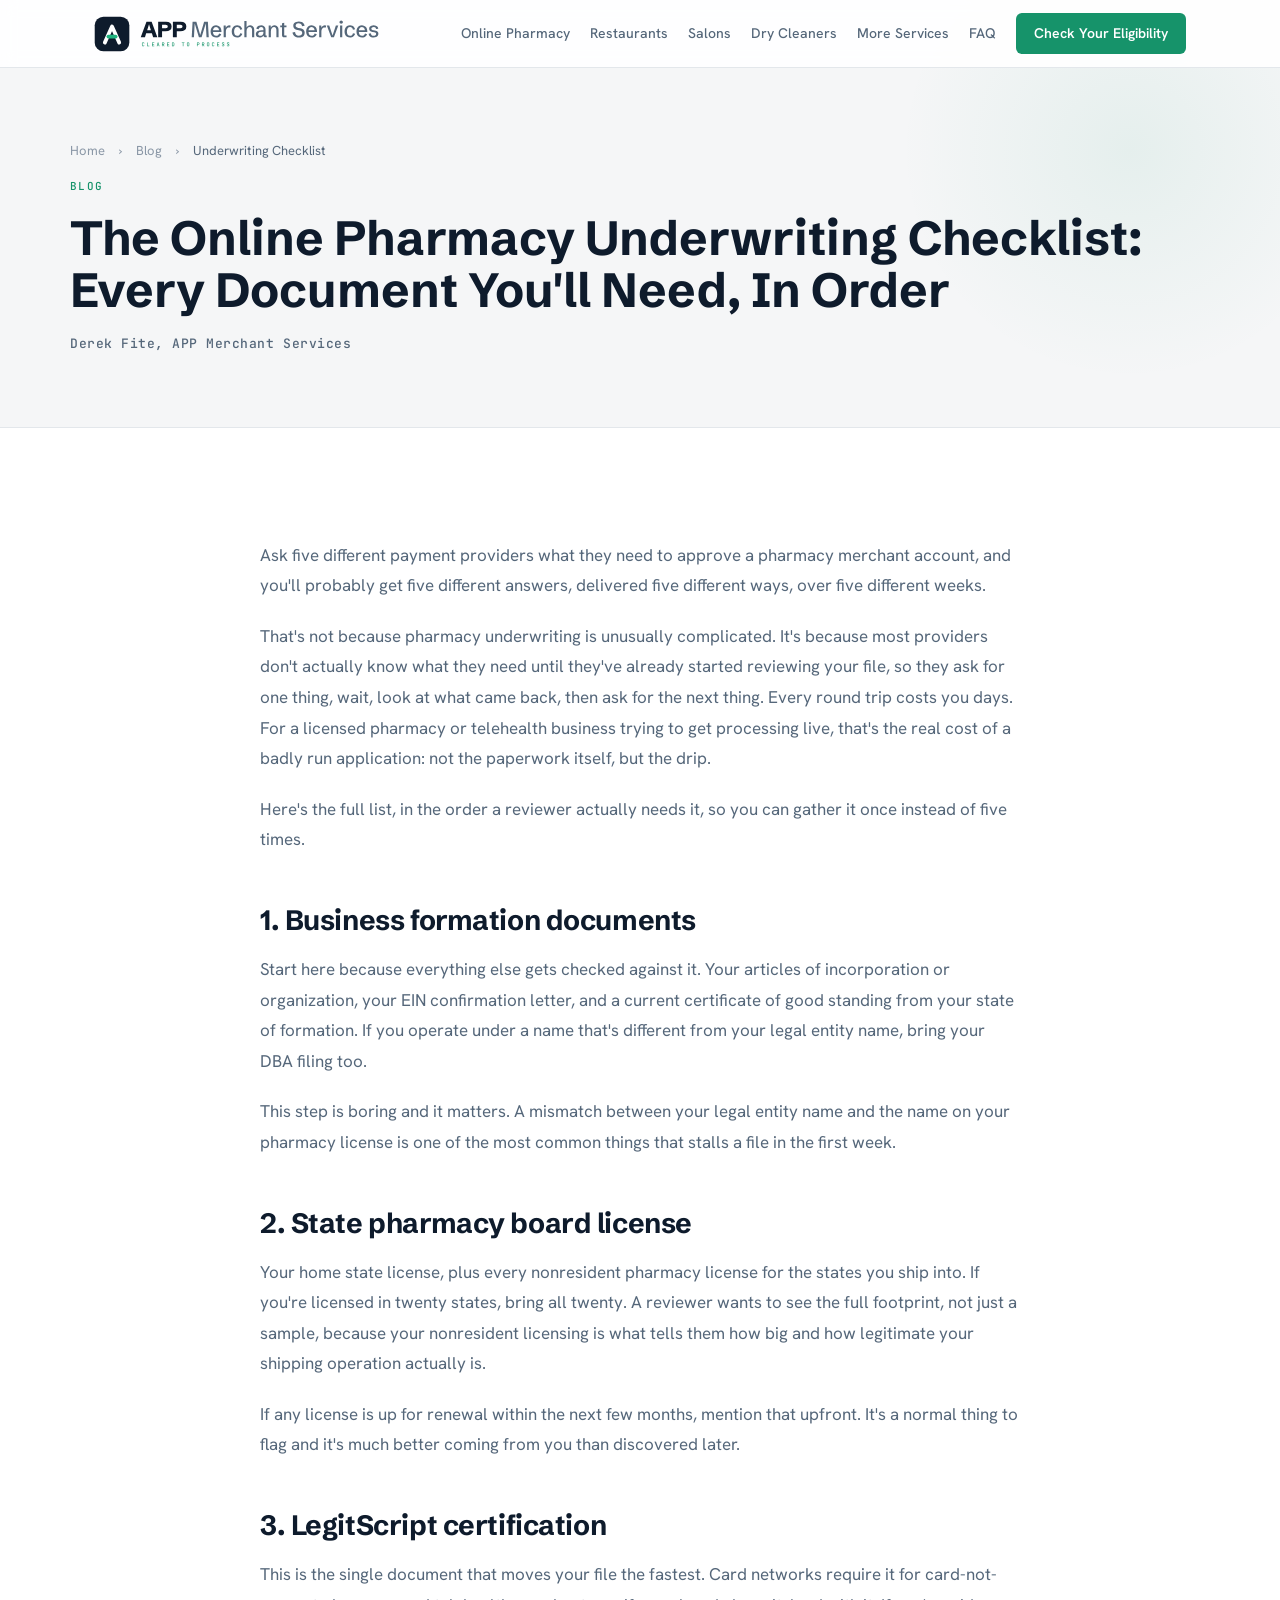
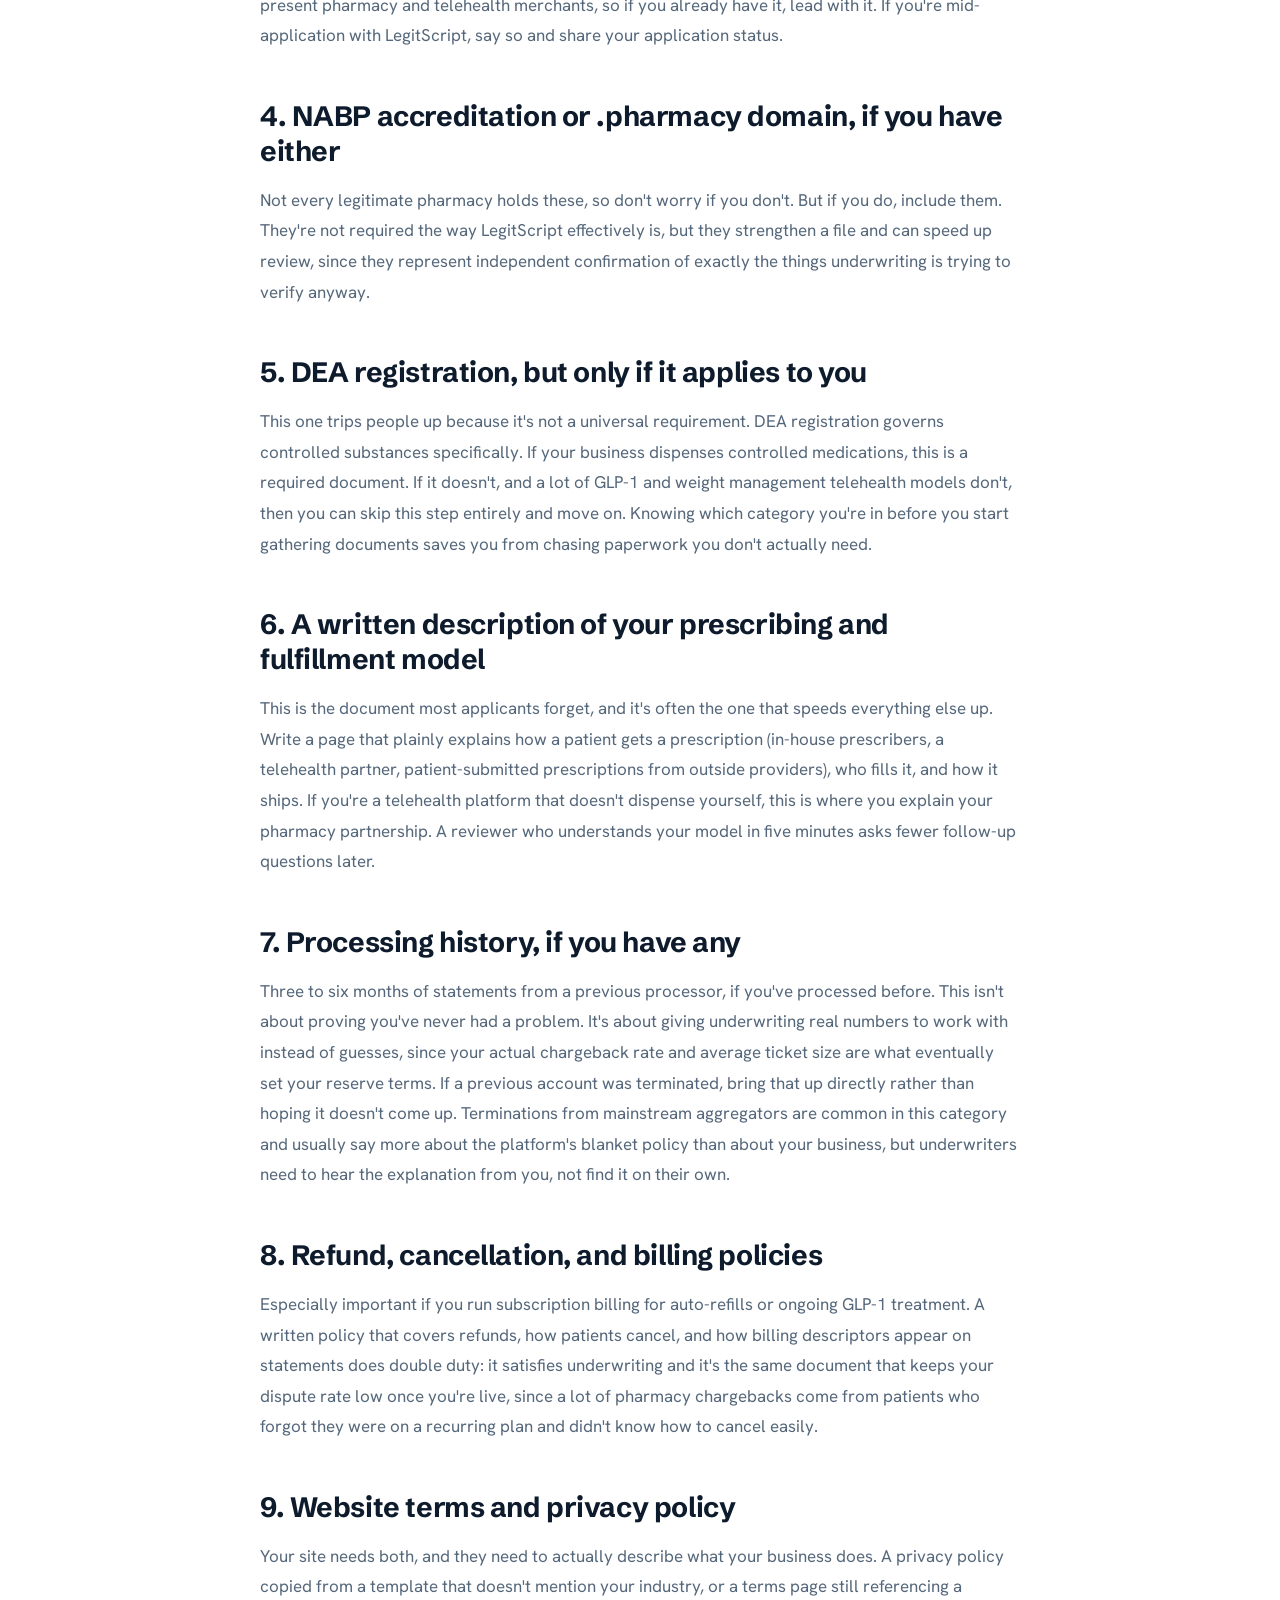
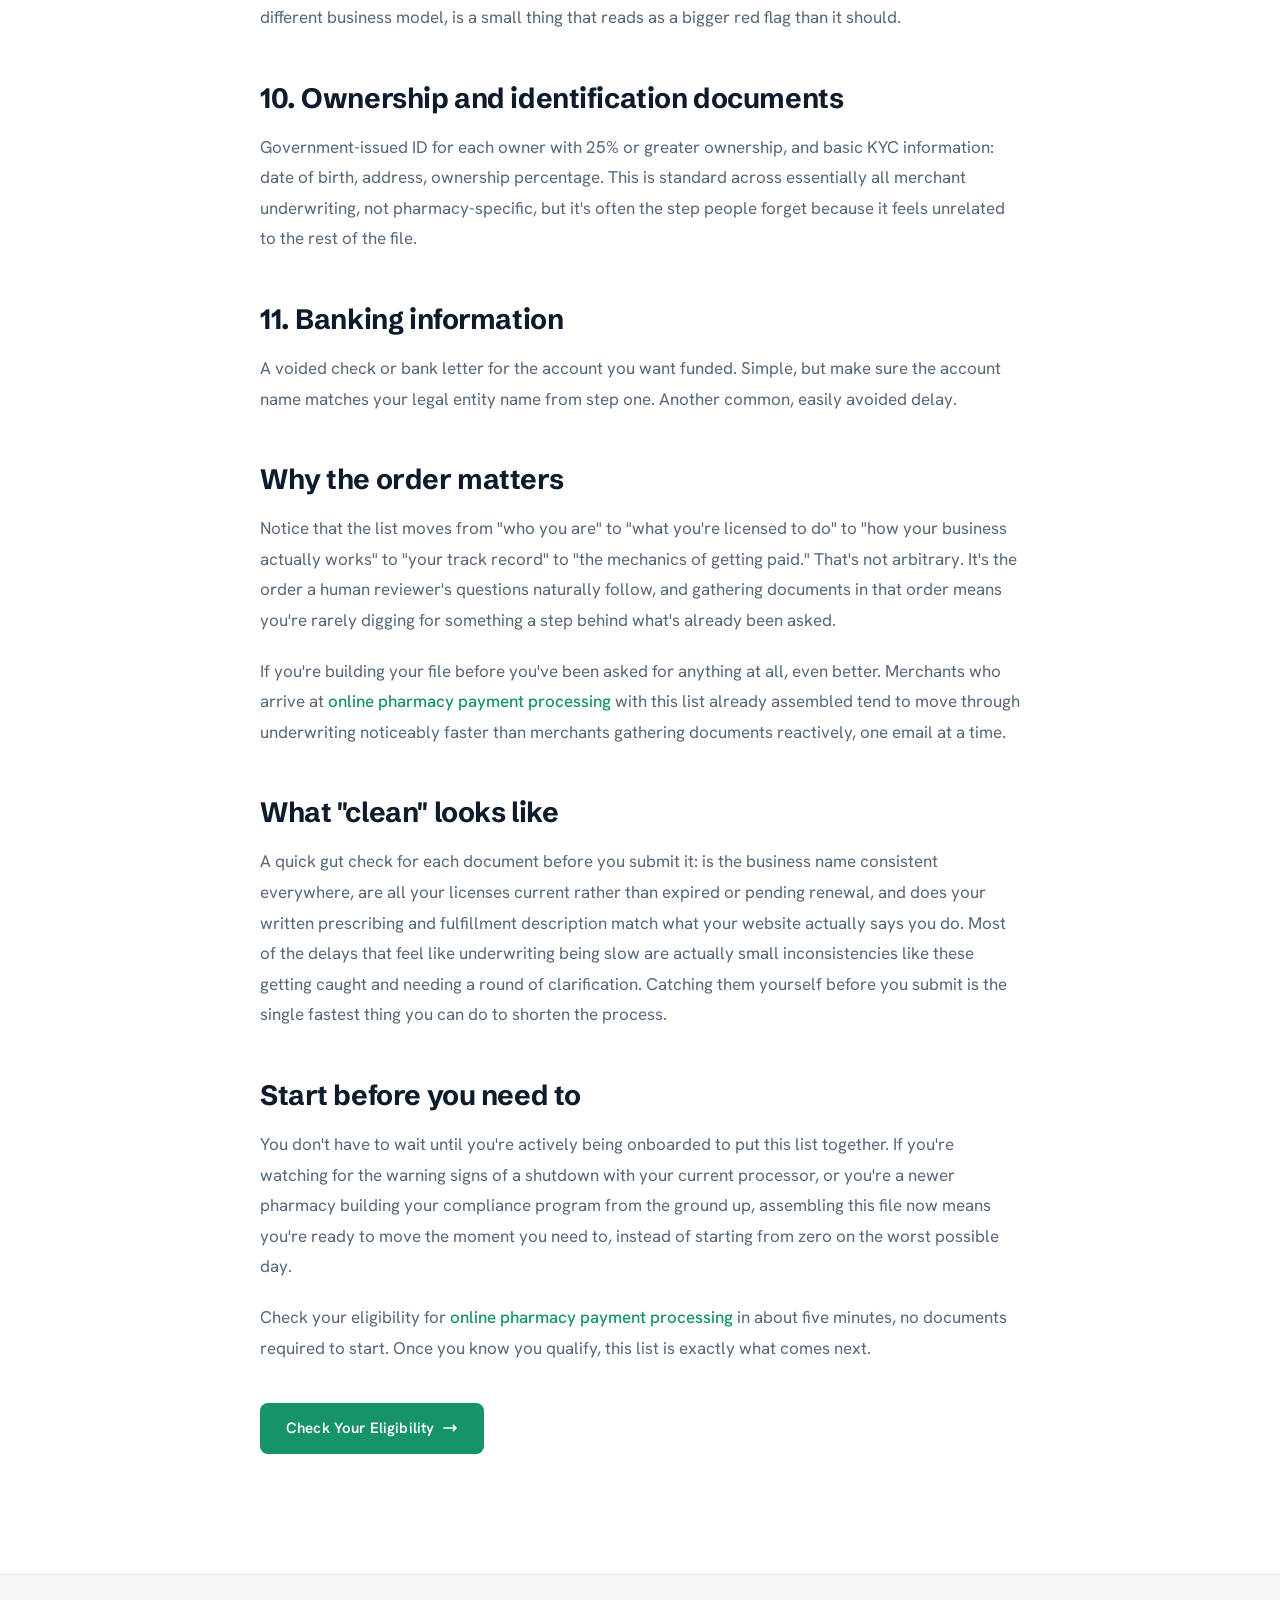
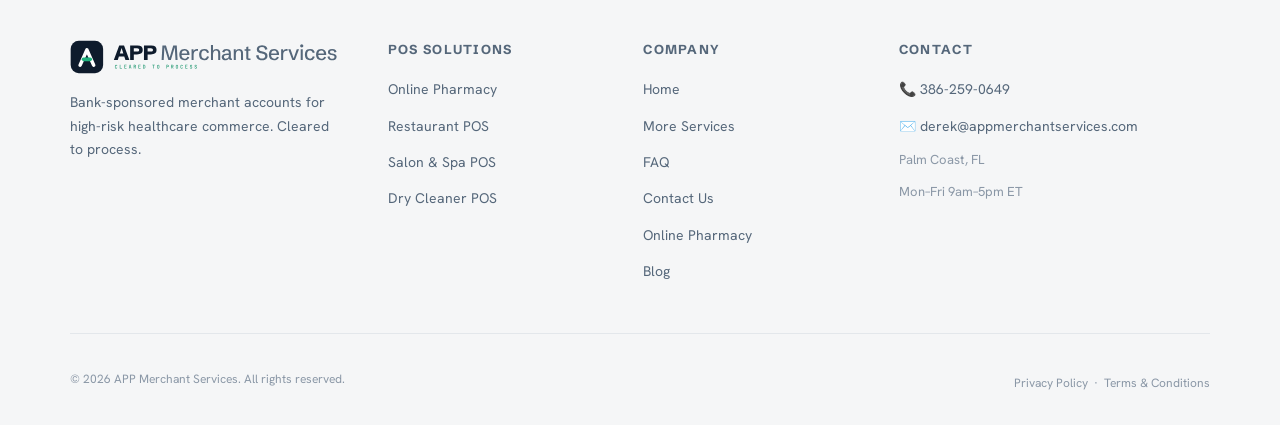
<file: blog/online-pharmacy-underwriting-checklist.html>
<!DOCTYPE html>
<html lang="en">
<head>
<meta charset="UTF-8"/>
<meta name="viewport" content="width=device-width, initial-scale=1.0"/>
<title>The Online Pharmacy Underwriting Checklist | APP Merchant Services</title>
<meta name="description" content="Every document a licensed online pharmacy or telehealth provider needs for merchant account underwriting, in the order you'll actually need it."/>
<link rel="canonical" href="https://appmerchantservices.com/blog/online-pharmacy-underwriting-checklist.html"/>
<link rel="preconnect" href="https://fonts.googleapis.com">
<link rel="preconnect" href="https://fonts.gstatic.com" crossorigin>
<link href="https://fonts.googleapis.com/css2?family=Schibsted+Grotesk:wght@400;500;600;700;800&family=Hanken+Grotesk:wght@400;500;600;700&family=JetBrains+Mono:wght@400;500&display=swap" rel="stylesheet">
<link rel="stylesheet" href="/css/styles-v2.css?v=10"/>
<link rel="icon" type="image/png" sizes="16x16" href="/assets/favicon-16.png"/>
<link rel="icon" type="image/png" sizes="32x32" href="/assets/favicon-32.png"/>
<link rel="icon" type="image/png" sizes="64x64" href="/assets/favicon-64.png"/>
<link rel="icon" type="image/png" sizes="192x192" href="/assets/favicon-192.png"/>
<link rel="apple-touch-icon" sizes="180x180" href="/assets/app-icon-2x.png"/>
<script async src="https://www.googletagmanager.com/gtag/js?id=G-3RPGTJ7M12"></script>
<script>window.dataLayer=window.dataLayer||[];function gtag(){dataLayer.push(arguments);}gtag('js',new Date());gtag('config','G-3RPGTJ7M12');</script>
<!-- Article Schema -->
<script type="application/ld+json">
{
  "@context": "https://schema.org",
  "@type": "Article",
  "headline": "The Online Pharmacy Underwriting Checklist: Every Document You'll Need, In Order",
  "author": {
    "@type": "Person",
    "name": "Derek Fite"
  },
  "datePublished": "2026-07-24",
  "publisher": {
    "@type": "Organization",
    "name": "APP Merchant Services"
  }
}
</script>
<!-- Page-local styles. Kept out of the shared styles-v2.css (all rules scoped
     to .article), so no ?v= cache-buster bump is required. -->
<style>
.article .articleByline { font-family: var(--fm); font-size: 13px; font-weight: 500; letter-spacing: .04em; color: var(--text2); margin: 8px 0 0; }
.article .articleBody { max-width: 760px; }
.article .articleBody p { color: var(--text2); font-size: 17px; line-height: 1.8; margin-bottom: 20px; }
.article .articleBody h2 { font-family: var(--fd); font-size: clamp(22px,2.6vw,28px); font-weight: 700; color: var(--text); letter-spacing: -0.015em; line-height: 1.25; margin: 48px 0 16px; }
.article .articleBody ol, .article .articleBody ul { color: var(--text2); font-size: 17px; line-height: 1.75; margin: 0 0 20px; padding-left: 26px; }
.article .articleBody li { margin-bottom: 14px; }
.article .articleBody strong { color: var(--text); font-weight: 600; }
.article .articleBody p a { color: var(--blue); font-weight: 500; }
.article .articleBody p a:hover { color: var(--text); }
.article .articleCta { margin: 40px 0 8px; }
</style>
</head>
<body class="article">
<section class="pageHero">
  <div class="pageHeroIn">
    <div class="breadcrumb"><a href="/index.html">Home</a><span class="sep"> › </span><a href="/blog/index.html">Blog</a><span class="sep"> › </span><span class="cur">Underwriting Checklist</span></div>
    <span class="label">Blog</span>
    <h1 class="h2">The Online Pharmacy Underwriting Checklist: Every Document You'll Need, In Order</h1>
    <p class="articleByline">Derek Fite, APP Merchant Services</p>
  </div>
</section>

<section class="sec">
  <div class="wrap articleBody">

    <p>Ask five different payment providers what they need to approve a pharmacy merchant account, and you'll probably get five different answers, delivered five different ways, over five different weeks.</p>

    <p>That's not because pharmacy underwriting is unusually complicated. It's because most providers don't actually know what they need until they've already started reviewing your file, so they ask for one thing, wait, look at what came back, then ask for the next thing. Every round trip costs you days. For a licensed pharmacy or telehealth business trying to get processing live, that's the real cost of a badly run application: not the paperwork itself, but the drip.</p>

    <p>Here's the full list, in the order a reviewer actually needs it, so you can gather it once instead of five times.</p>

    <h2>1. Business formation documents</h2>

    <p>Start here because everything else gets checked against it. Your articles of incorporation or organization, your EIN confirmation letter, and a current certificate of good standing from your state of formation. If you operate under a name that's different from your legal entity name, bring your DBA filing too.</p>

    <p>This step is boring and it matters. A mismatch between your legal entity name and the name on your pharmacy license is one of the most common things that stalls a file in the first week.</p>

    <h2>2. State pharmacy board license</h2>

    <p>Your home state license, plus every nonresident pharmacy license for the states you ship into. If you're licensed in twenty states, bring all twenty. A reviewer wants to see the full footprint, not just a sample, because your nonresident licensing is what tells them how big and how legitimate your shipping operation actually is.</p>

    <p>If any license is up for renewal within the next few months, mention that upfront. It's a normal thing to flag and it's much better coming from you than discovered later.</p>

    <h2>3. LegitScript certification</h2>

    <p>This is the single document that moves your file the fastest. Card networks require it for card-not-present pharmacy and telehealth merchants, so if you already have it, lead with it. If you're mid-application with LegitScript, say so and share your application status.</p>

    <h2>4. NABP accreditation or .pharmacy domain, if you have either</h2>

    <p>Not every legitimate pharmacy holds these, so don't worry if you don't. But if you do, include them. They're not required the way LegitScript effectively is, but they strengthen a file and can speed up review, since they represent independent confirmation of exactly the things underwriting is trying to verify anyway.</p>

    <h2>5. DEA registration, but only if it applies to you</h2>

    <p>This one trips people up because it's not a universal requirement. DEA registration governs controlled substances specifically. If your business dispenses controlled medications, this is a required document. If it doesn't, and a lot of GLP-1 and weight management telehealth models don't, then you can skip this step entirely and move on. Knowing which category you're in before you start gathering documents saves you from chasing paperwork you don't actually need.</p>

    <h2>6. A written description of your prescribing and fulfillment model</h2>

    <p>This is the document most applicants forget, and it's often the one that speeds everything else up. Write a page that plainly explains how a patient gets a prescription (in-house prescribers, a telehealth partner, patient-submitted prescriptions from outside providers), who fills it, and how it ships. If you're a telehealth platform that doesn't dispense yourself, this is where you explain your pharmacy partnership. A reviewer who understands your model in five minutes asks fewer follow-up questions later.</p>

    <h2>7. Processing history, if you have any</h2>

    <p>Three to six months of statements from a previous processor, if you've processed before. This isn't about proving you've never had a problem. It's about giving underwriting real numbers to work with instead of guesses, since your actual chargeback rate and average ticket size are what eventually set your reserve terms. If a previous account was terminated, bring that up directly rather than hoping it doesn't come up. Terminations from mainstream aggregators are common in this category and usually say more about the platform's blanket policy than about your business, but underwriters need to hear the explanation from you, not find it on their own.</p>

    <h2>8. Refund, cancellation, and billing policies</h2>

    <p>Especially important if you run subscription billing for auto-refills or ongoing GLP-1 treatment. A written policy that covers refunds, how patients cancel, and how billing descriptors appear on statements does double duty: it satisfies underwriting and it's the same document that keeps your dispute rate low once you're live, since a lot of pharmacy chargebacks come from patients who forgot they were on a recurring plan and didn't know how to cancel easily.</p>

    <h2>9. Website terms and privacy policy</h2>

    <p>Your site needs both, and they need to actually describe what your business does. A privacy policy copied from a template that doesn't mention your industry, or a terms page still referencing a different business model, is a small thing that reads as a bigger red flag than it should.</p>

    <h2>10. Ownership and identification documents</h2>

    <p>Government-issued ID for each owner with 25% or greater ownership, and basic KYC information: date of birth, address, ownership percentage. This is standard across essentially all merchant underwriting, not pharmacy-specific, but it's often the step people forget because it feels unrelated to the rest of the file.</p>

    <h2>11. Banking information</h2>

    <p>A voided check or bank letter for the account you want funded. Simple, but make sure the account name matches your legal entity name from step one. Another common, easily avoided delay.</p>

    <h2>Why the order matters</h2>

    <p>Notice that the list moves from "who you are" to "what you're licensed to do" to "how your business actually works" to "your track record" to "the mechanics of getting paid." That's not arbitrary. It's the order a human reviewer's questions naturally follow, and gathering documents in that order means you're rarely digging for something a step behind what's already been asked.</p>

    <p>If you're building your file before you've been asked for anything at all, even better. Merchants who arrive at <a href="/online-pharmacy-payment-processing.html">online pharmacy payment processing</a> with this list already assembled tend to move through underwriting noticeably faster than merchants gathering documents reactively, one email at a time.</p>

    <h2>What "clean" looks like</h2>

    <p>A quick gut check for each document before you submit it: is the business name consistent everywhere, are all your licenses current rather than expired or pending renewal, and does your written prescribing and fulfillment description match what your website actually says you do. Most of the delays that feel like underwriting being slow are actually small inconsistencies like these getting caught and needing a round of clarification. Catching them yourself before you submit is the single fastest thing you can do to shorten the process.</p>

    <h2>Start before you need to</h2>

    <p>You don't have to wait until you're actively being onboarded to put this list together. If you're watching for the warning signs of a shutdown with your current processor, or you're a newer pharmacy building your compliance program from the ground up, assembling this file now means you're ready to move the moment you need to, instead of starting from zero on the worst possible day.</p>

    <p>Check your eligibility for <a href="/online-pharmacy-payment-processing.html">online pharmacy payment processing</a> in about five minutes, no documents required to start. Once you know you qualify, this list is exactly what comes next.</p>

    <div class="articleCta">
      <a href="/online-pharmacy-payment-processing.html#eligibility" class="btnP">Check Your Eligibility <svg fill="none" viewBox="0 0 24 24" stroke="currentColor" stroke-width="2.5"><path stroke-linecap="round" stroke-linejoin="round" d="M17 8l4 4m0 0l-4 4m4-4H3"/></svg></a>
    </div>

  </div>
</section>

<script src="/js/components-v19.js"></script>
<script>injectNav('/blog/online-pharmacy-underwriting-checklist.html');injectFooter();</script>
</body>
</html>
</file>
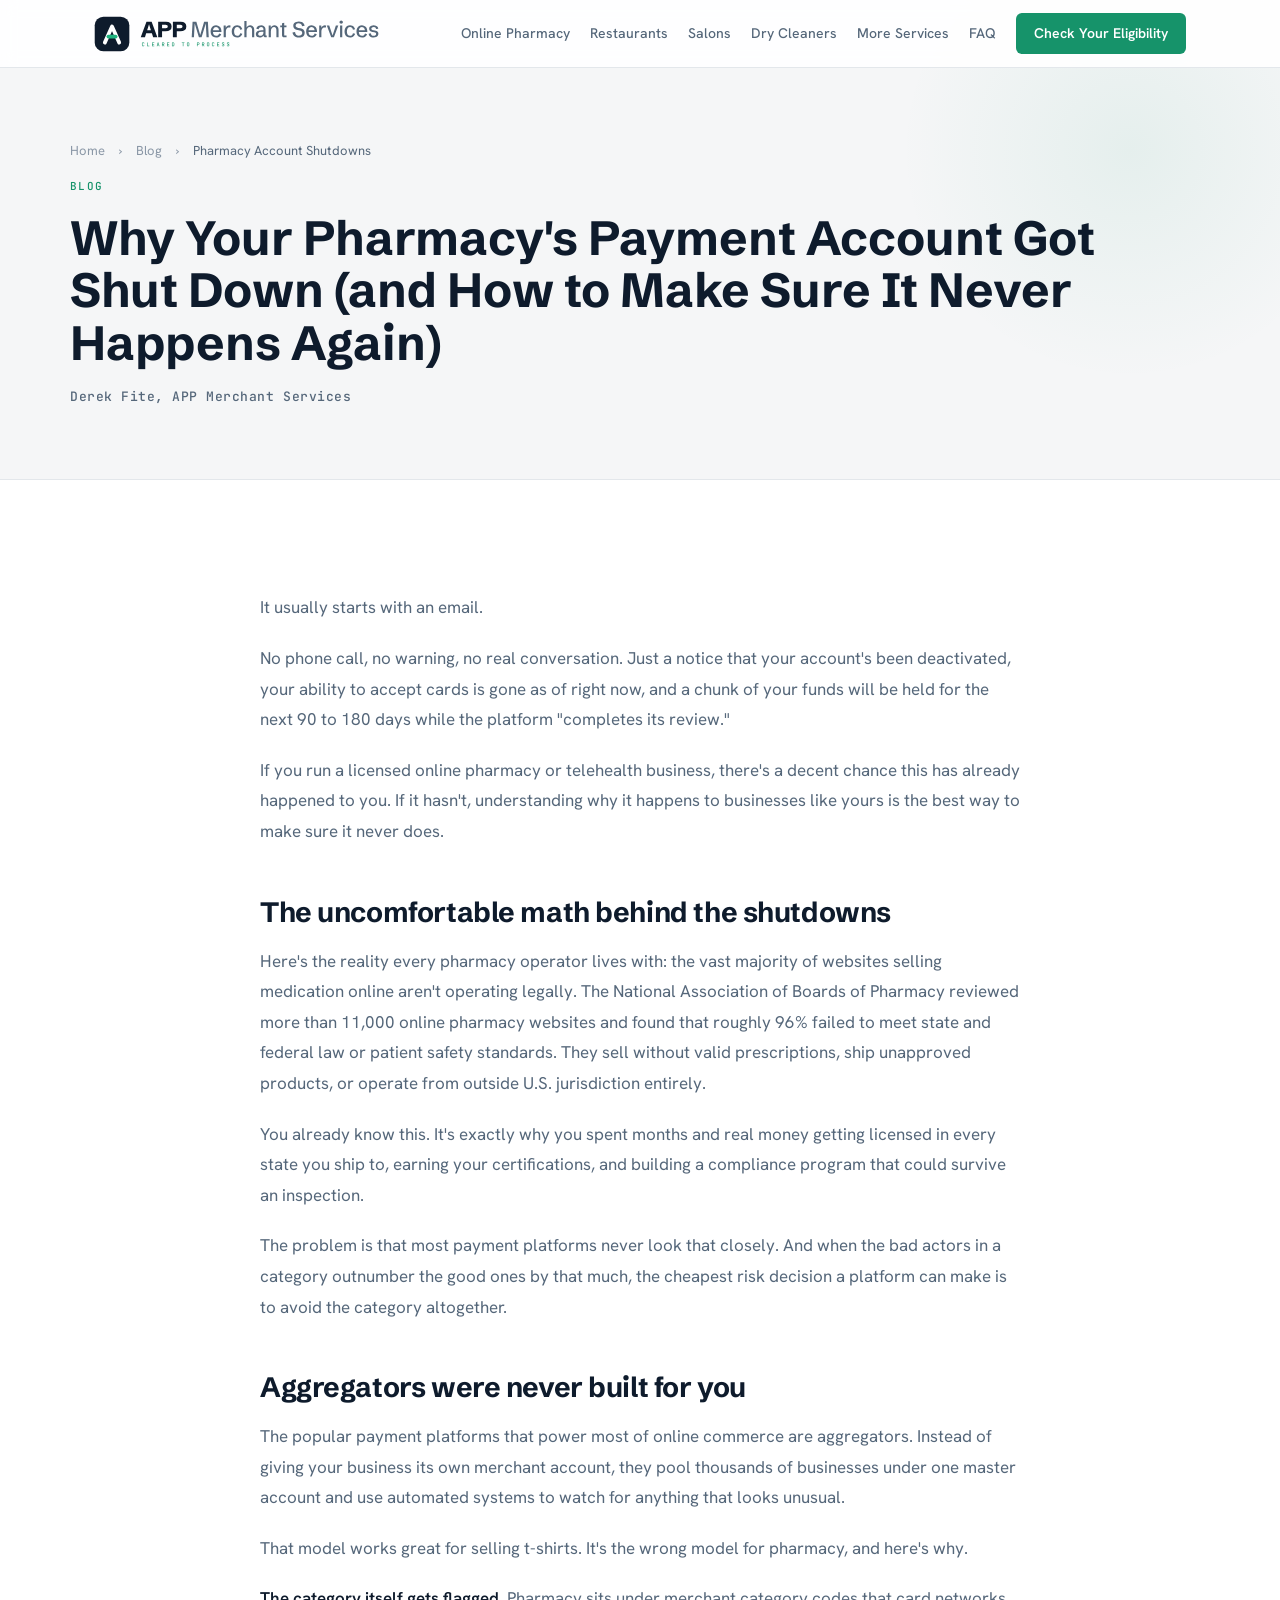
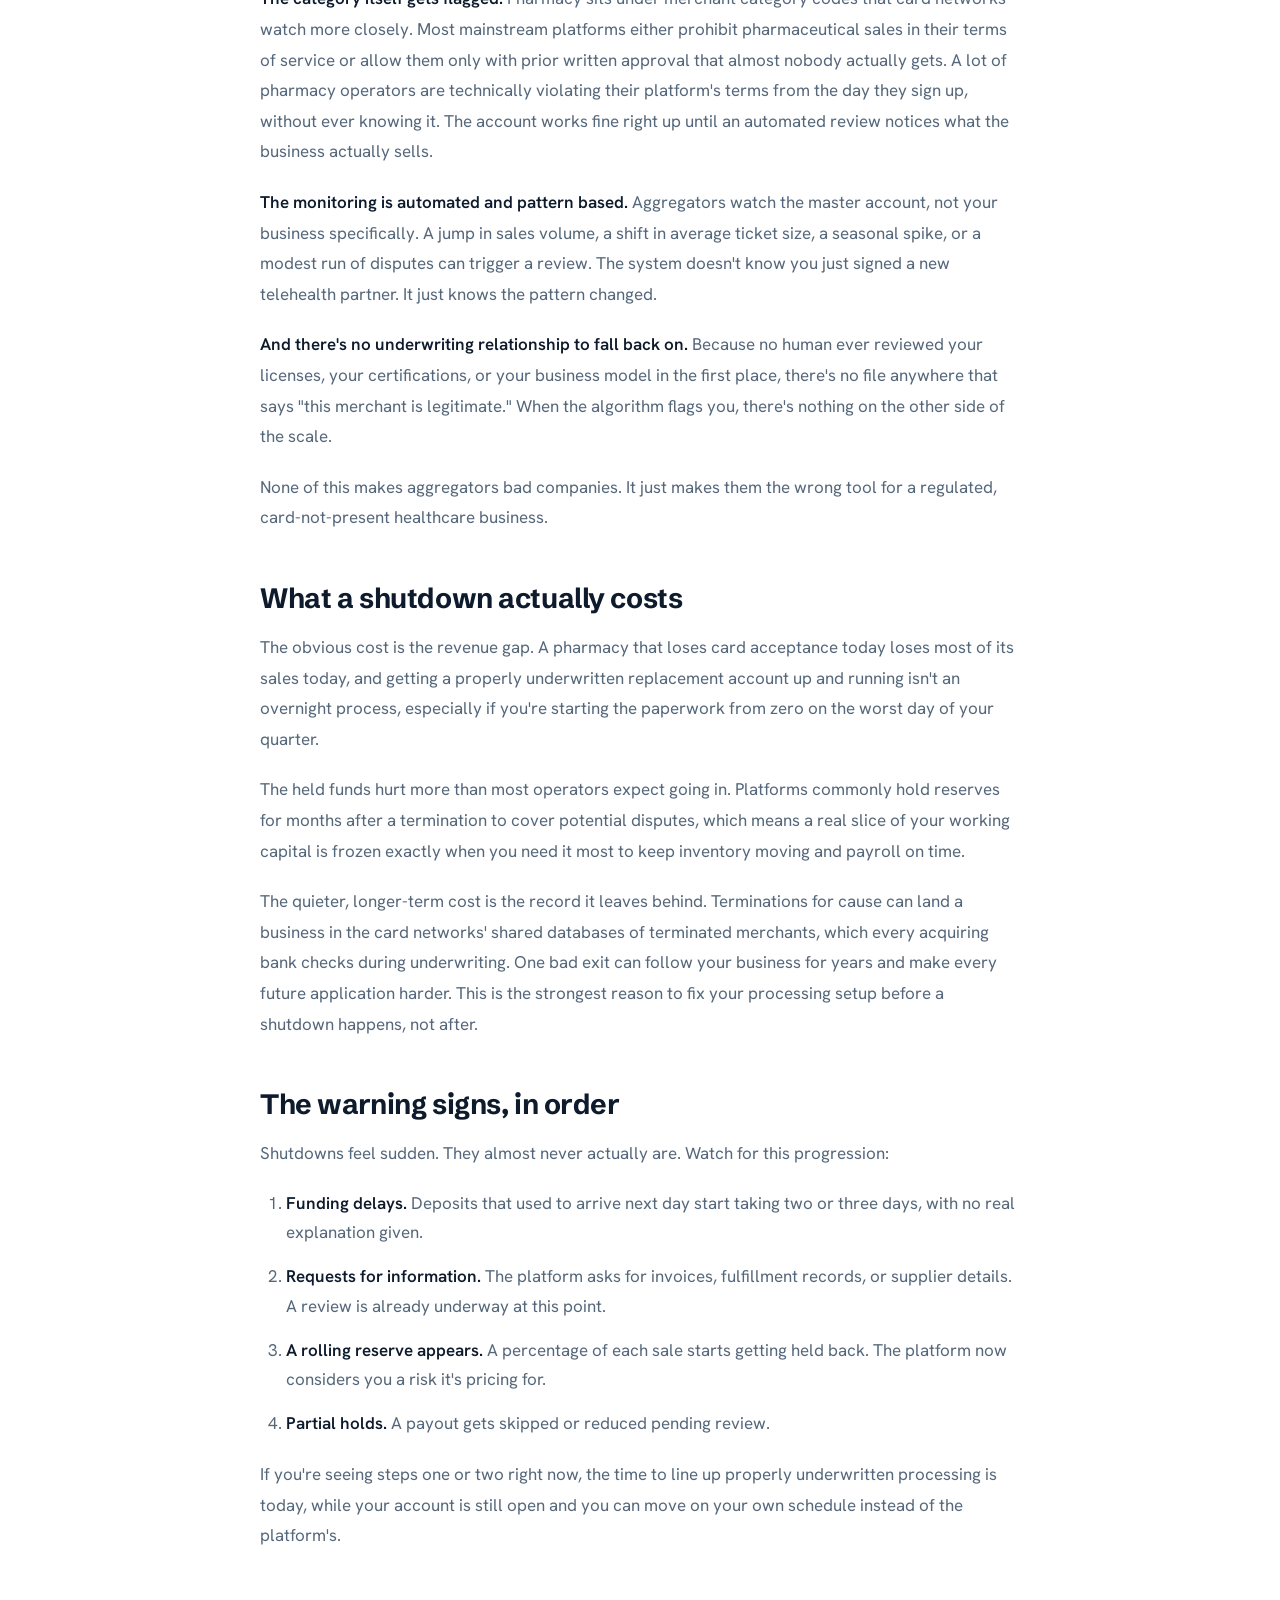
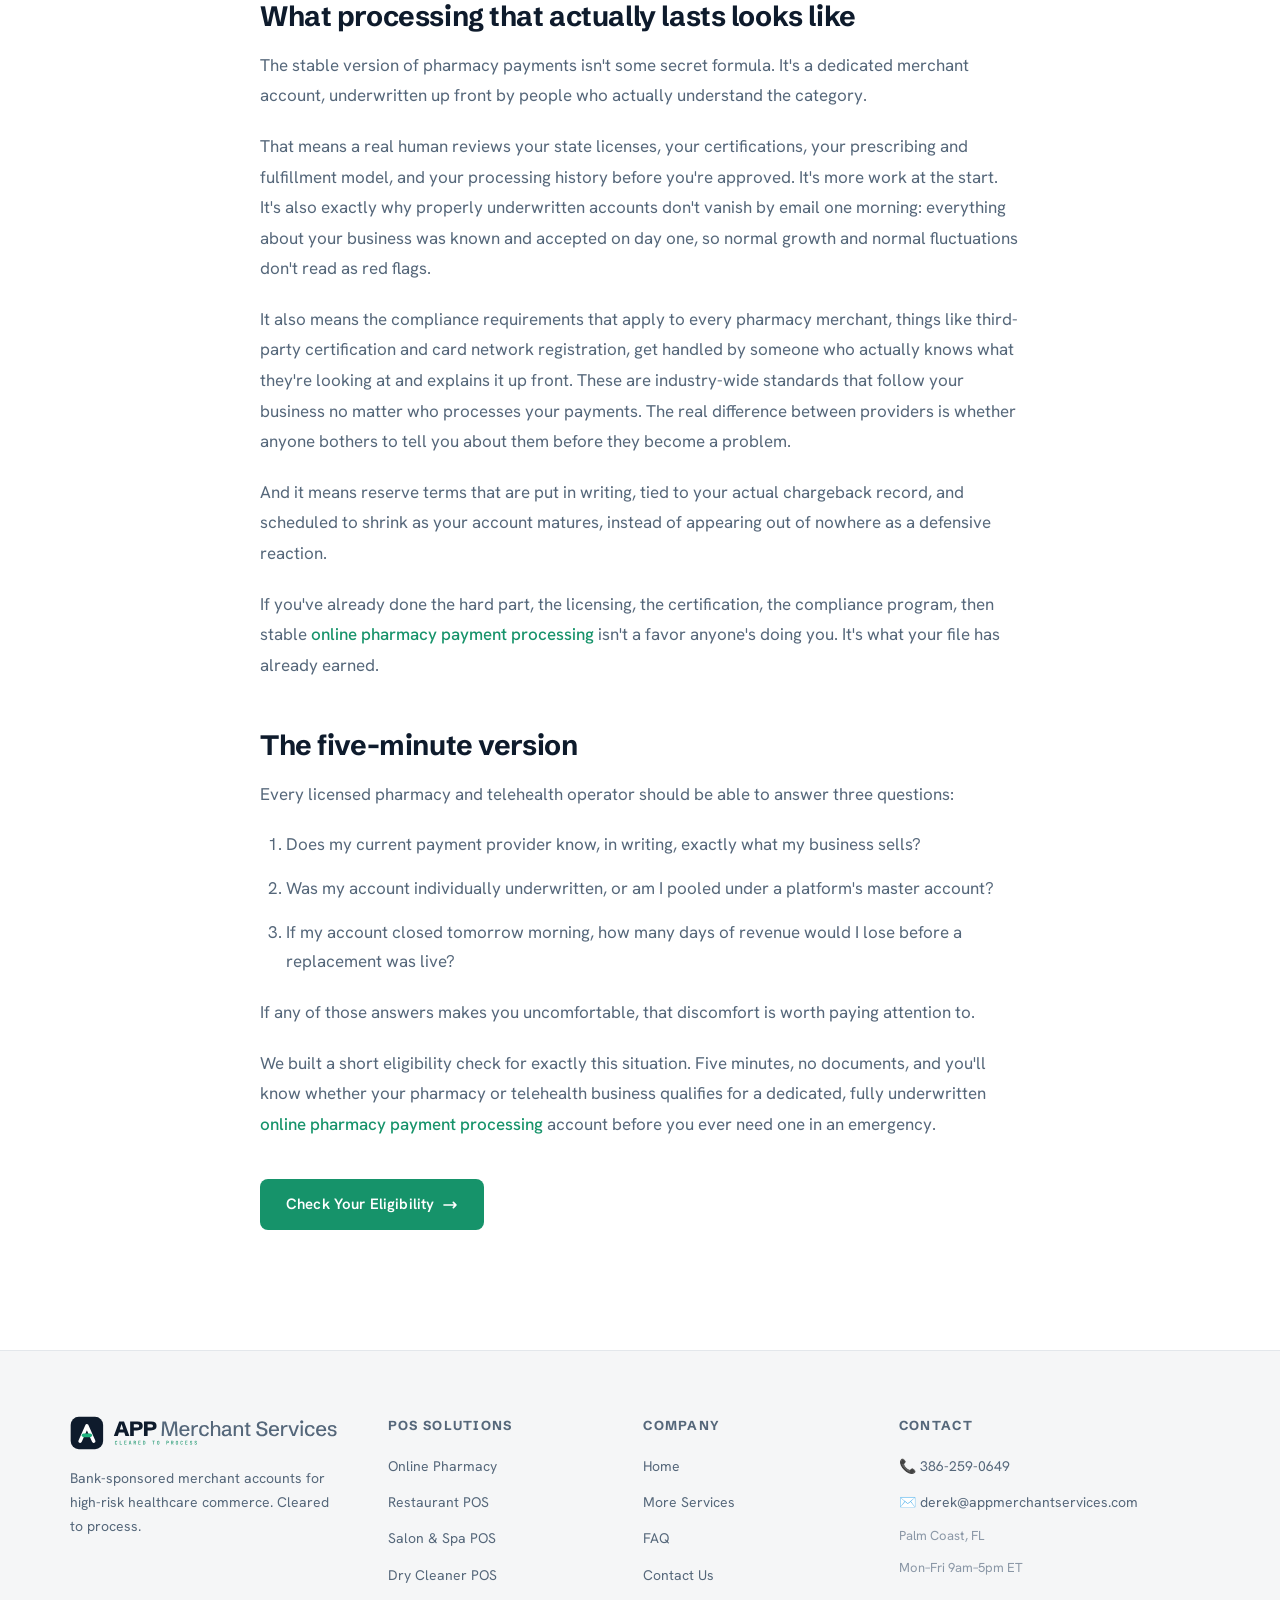
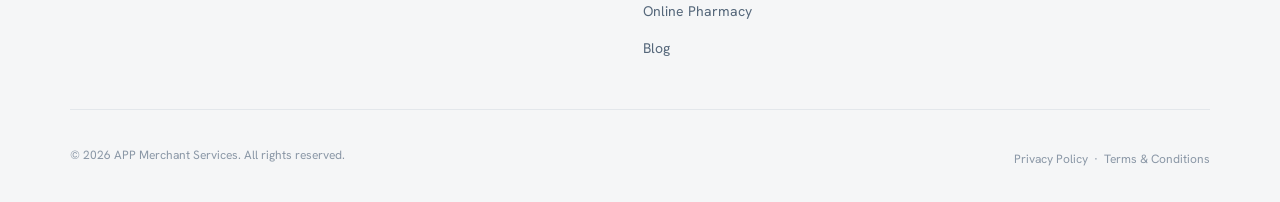
<file: blog/pharmacy-payment-account-shutdowns.html>
<!DOCTYPE html>
<html lang="en">
<head>
<meta charset="UTF-8"/>
<meta name="viewport" content="width=device-width, initial-scale=1.0"/>
<title>Why Pharmacy Payment Accounts Get Shut Down | APP Merchant Services</title>
<meta name="description" content="Licensed online pharmacies lose payment accounts every week, often with no warning. Here's why it happens, the warning signs, and how to build processing that lasts."/>
<link rel="canonical" href="https://appmerchantservices.com/blog/pharmacy-payment-account-shutdowns.html"/>
<link rel="preconnect" href="https://fonts.googleapis.com">
<link rel="preconnect" href="https://fonts.gstatic.com" crossorigin>
<link href="https://fonts.googleapis.com/css2?family=Schibsted+Grotesk:wght@400;500;600;700;800&family=Hanken+Grotesk:wght@400;500;600;700&family=JetBrains+Mono:wght@400;500&display=swap" rel="stylesheet">
<link rel="stylesheet" href="/css/styles-v2.css?v=10"/>
<link rel="icon" type="image/png" sizes="16x16" href="/assets/favicon-16.png"/>
<link rel="icon" type="image/png" sizes="32x32" href="/assets/favicon-32.png"/>
<link rel="icon" type="image/png" sizes="64x64" href="/assets/favicon-64.png"/>
<link rel="icon" type="image/png" sizes="192x192" href="/assets/favicon-192.png"/>
<link rel="apple-touch-icon" sizes="180x180" href="/assets/app-icon-2x.png"/>
<script async src="https://www.googletagmanager.com/gtag/js?id=G-3RPGTJ7M12"></script>
<script>window.dataLayer=window.dataLayer||[];function gtag(){dataLayer.push(arguments);}gtag('js',new Date());gtag('config','G-3RPGTJ7M12');</script>
<!-- Article Schema -->
<script type="application/ld+json">
{
  "@context": "https://schema.org",
  "@type": "Article",
  "headline": "Why Your Pharmacy's Payment Account Got Shut Down (and How to Make Sure It Never Happens Again)",
  "author": {
    "@type": "Person",
    "name": "Derek Fite"
  },
  "datePublished": "2026-07-24",
  "publisher": {
    "@type": "Organization",
    "name": "APP Merchant Services"
  }
}
</script>
<!-- Page-local styles. Kept out of the shared styles-v2.css (all rules scoped
     to .article), so no ?v= cache-buster bump is required. -->
<style>
.article .articleByline { font-family: var(--fm); font-size: 13px; font-weight: 500; letter-spacing: .04em; color: var(--text2); margin: 8px 0 0; }
.article .articleBody { max-width: 760px; }
.article .articleBody p { color: var(--text2); font-size: 17px; line-height: 1.8; margin-bottom: 20px; }
.article .articleBody h2 { font-family: var(--fd); font-size: clamp(22px,2.6vw,28px); font-weight: 700; color: var(--text); letter-spacing: -0.015em; line-height: 1.25; margin: 48px 0 16px; }
.article .articleBody ol, .article .articleBody ul { color: var(--text2); font-size: 17px; line-height: 1.75; margin: 0 0 20px; padding-left: 26px; }
.article .articleBody li { margin-bottom: 14px; }
.article .articleBody strong { color: var(--text); font-weight: 600; }
.article .articleBody p a { color: var(--blue); font-weight: 500; }
.article .articleBody p a:hover { color: var(--text); }
.article .articleCta { margin: 40px 0 8px; }
</style>
</head>
<body class="article">
<section class="pageHero">
  <div class="pageHeroIn">
    <div class="breadcrumb"><a href="/index.html">Home</a><span class="sep"> › </span><a href="/blog/index.html">Blog</a><span class="sep"> › </span><span class="cur">Pharmacy Account Shutdowns</span></div>
    <span class="label">Blog</span>
    <h1 class="h2">Why Your Pharmacy's Payment Account Got Shut Down (and How to Make Sure It Never Happens Again)</h1>
    <p class="articleByline">Derek Fite, APP Merchant Services</p>
  </div>
</section>

<section class="sec">
  <div class="wrap articleBody">

    <p>It usually starts with an email.</p>

    <p>No phone call, no warning, no real conversation. Just a notice that your account's been deactivated, your ability to accept cards is gone as of right now, and a chunk of your funds will be held for the next 90 to 180 days while the platform "completes its review."</p>

    <p>If you run a licensed online pharmacy or telehealth business, there's a decent chance this has already happened to you. If it hasn't, understanding why it happens to businesses like yours is the best way to make sure it never does.</p>

    <h2>The uncomfortable math behind the shutdowns</h2>

    <p>Here's the reality every pharmacy operator lives with: the vast majority of websites selling medication online aren't operating legally. The National Association of Boards of Pharmacy reviewed more than 11,000 online pharmacy websites and found that roughly 96% failed to meet state and federal law or patient safety standards. They sell without valid prescriptions, ship unapproved products, or operate from outside U.S. jurisdiction entirely.</p>

    <p>You already know this. It's exactly why you spent months and real money getting licensed in every state you ship to, earning your certifications, and building a compliance program that could survive an inspection.</p>

    <p>The problem is that most payment platforms never look that closely. And when the bad actors in a category outnumber the good ones by that much, the cheapest risk decision a platform can make is to avoid the category altogether.</p>

    <h2>Aggregators were never built for you</h2>

    <p>The popular payment platforms that power most of online commerce are aggregators. Instead of giving your business its own merchant account, they pool thousands of businesses under one master account and use automated systems to watch for anything that looks unusual.</p>

    <p>That model works great for selling t-shirts. It's the wrong model for pharmacy, and here's why.</p>

    <p><strong>The category itself gets flagged.</strong> Pharmacy sits under merchant category codes that card networks watch more closely. Most mainstream platforms either prohibit pharmaceutical sales in their terms of service or allow them only with prior written approval that almost nobody actually gets. A lot of pharmacy operators are technically violating their platform's terms from the day they sign up, without ever knowing it. The account works fine right up until an automated review notices what the business actually sells.</p>

    <p><strong>The monitoring is automated and pattern based.</strong> Aggregators watch the master account, not your business specifically. A jump in sales volume, a shift in average ticket size, a seasonal spike, or a modest run of disputes can trigger a review. The system doesn't know you just signed a new telehealth partner. It just knows the pattern changed.</p>

    <p><strong>And there's no underwriting relationship to fall back on.</strong> Because no human ever reviewed your licenses, your certifications, or your business model in the first place, there's no file anywhere that says "this merchant is legitimate." When the algorithm flags you, there's nothing on the other side of the scale.</p>

    <p>None of this makes aggregators bad companies. It just makes them the wrong tool for a regulated, card-not-present healthcare business.</p>

    <h2>What a shutdown actually costs</h2>

    <p>The obvious cost is the revenue gap. A pharmacy that loses card acceptance today loses most of its sales today, and getting a properly underwritten replacement account up and running isn't an overnight process, especially if you're starting the paperwork from zero on the worst day of your quarter.</p>

    <p>The held funds hurt more than most operators expect going in. Platforms commonly hold reserves for months after a termination to cover potential disputes, which means a real slice of your working capital is frozen exactly when you need it most to keep inventory moving and payroll on time.</p>

    <p>The quieter, longer-term cost is the record it leaves behind. Terminations for cause can land a business in the card networks' shared databases of terminated merchants, which every acquiring bank checks during underwriting. One bad exit can follow your business for years and make every future application harder. This is the strongest reason to fix your processing setup before a shutdown happens, not after.</p>

    <h2>The warning signs, in order</h2>

    <p>Shutdowns feel sudden. They almost never actually are. Watch for this progression:</p>

    <ol>
      <li><strong>Funding delays.</strong> Deposits that used to arrive next day start taking two or three days, with no real explanation given.</li>
      <li><strong>Requests for information.</strong> The platform asks for invoices, fulfillment records, or supplier details. A review is already underway at this point.</li>
      <li><strong>A rolling reserve appears.</strong> A percentage of each sale starts getting held back. The platform now considers you a risk it's pricing for.</li>
      <li><strong>Partial holds.</strong> A payout gets skipped or reduced pending review.</li>
    </ol>

    <p>If you're seeing steps one or two right now, the time to line up properly underwritten processing is today, while your account is still open and you can move on your own schedule instead of the platform's.</p>

    <h2>What processing that actually lasts looks like</h2>

    <p>The stable version of pharmacy payments isn't some secret formula. It's a dedicated merchant account, underwritten up front by people who actually understand the category.</p>

    <p>That means a real human reviews your state licenses, your certifications, your prescribing and fulfillment model, and your processing history before you're approved. It's more work at the start. It's also exactly why properly underwritten accounts don't vanish by email one morning: everything about your business was known and accepted on day one, so normal growth and normal fluctuations don't read as red flags.</p>

    <p>It also means the compliance requirements that apply to every pharmacy merchant, things like third-party certification and card network registration, get handled by someone who actually knows what they're looking at and explains it up front. These are industry-wide standards that follow your business no matter who processes your payments. The real difference between providers is whether anyone bothers to tell you about them before they become a problem.</p>

    <p>And it means reserve terms that are put in writing, tied to your actual chargeback record, and scheduled to shrink as your account matures, instead of appearing out of nowhere as a defensive reaction.</p>

    <p>If you've already done the hard part, the licensing, the certification, the compliance program, then stable <a href="/online-pharmacy-payment-processing.html">online pharmacy payment processing</a> isn't a favor anyone's doing you. It's what your file has already earned.</p>

    <h2>The five-minute version</h2>

    <p>Every licensed pharmacy and telehealth operator should be able to answer three questions:</p>

    <ol>
      <li>Does my current payment provider know, in writing, exactly what my business sells?</li>
      <li>Was my account individually underwritten, or am I pooled under a platform's master account?</li>
      <li>If my account closed tomorrow morning, how many days of revenue would I lose before a replacement was live?</li>
    </ol>

    <p>If any of those answers makes you uncomfortable, that discomfort is worth paying attention to.</p>

    <p>We built a short eligibility check for exactly this situation. Five minutes, no documents, and you'll know whether your pharmacy or telehealth business qualifies for a dedicated, fully underwritten <a href="/online-pharmacy-payment-processing.html">online pharmacy payment processing</a> account before you ever need one in an emergency.</p>

    <div class="articleCta">
      <a href="/online-pharmacy-payment-processing.html#eligibility" class="btnP">Check Your Eligibility <svg fill="none" viewBox="0 0 24 24" stroke="currentColor" stroke-width="2.5"><path stroke-linecap="round" stroke-linejoin="round" d="M17 8l4 4m0 0l-4 4m4-4H3"/></svg></a>
    </div>

  </div>
</section>

<script src="/js/components-v19.js"></script>
<script>injectNav('/blog/pharmacy-payment-account-shutdowns.html');injectFooter();</script>
</body>
</html>
</file>
<file: css/styles-v2.css>
/* ================================================
   APP Merchant Services — Master Stylesheet
   Navy #0E1B2C + Clearance Green #16936A on White
   Schibsted Grotesk (display) + Hanken Grotesk (body)
   + JetBrains Mono (labels / captions / fine print)
   ================================================ */

@import url('https://fonts.googleapis.com/css2?family=Schibsted+Grotesk:wght@400;500;600;700;800&family=Hanken+Grotesk:wght@400;500;600;700&family=JetBrains+Mono:wght@400;500&display=swap');

:root {
  /* ---- Centralized brand color system (navy / green / white) ---- */
  --color-navy:         #0E1B2C;  /* primary dark background, primary text on light */
  --color-green:        #16936A;  /* accent on light backgrounds */
  --color-green-dark:   #1FB37E;  /* accent on dark backgrounds */
  --color-slate:        #55677A;  /* secondary text */
  --color-paper:        #F5F6F7;  /* light section background */
  --color-border:       #E3E7EB;  /* hairline borders on light */
  --color-white:        #FFFFFF;
  --color-footer-navy:  #0A1420;  /* footer specific, darker than primary navy */
  --color-footer-border:#1A2A3C;

  /* ---- Legacy token names remapped to the new light system so all
     existing var(--bg/--blue/--text…) references flip automatically ---- */
  --bg:       var(--color-white);        /* page background — now white   */
  --bg2:      var(--color-paper);        /* alt section background        */
  --bg3:      var(--color-white);        /* raised card surface           */
  --bg4:      #EEF1F4;                    /* hover / highest surface       */
  --border:   var(--color-border);
  --borderB:  rgba(22,147,106,0.30);     /* green-tinted border           */
  --blue:     var(--color-green);        /* accent (on light) — now green */
  --blueL:    var(--color-green-dark);   /* accent on dark blocks         */
  --blueGlow: rgba(22,147,106,0.16);
  --blueSub:  rgba(22,147,106,0.08);
  --text:     var(--color-navy);         /* primary text — navy on light  */
  --text1:    var(--color-navy);         /* alias used by a few pages     */
  --text2:    var(--color-slate);        /* secondary text                */
  --text3:    #8A97A6;                    /* muted / fine print            */
  --white:    var(--color-white);
  --green:    var(--color-green);
  --fd:       'Schibsted Grotesk', sans-serif;  /* display / headlines    */
  --fb:       'Hanken Grotesk', sans-serif;     /* body / UI              */
  --fm:       'JetBrains Mono', monospace;       /* labels / captions / mono */
  --max:      1140px;
  --navH:     68px;
  --ease:     0.2s ease;
}

*, *::before, *::after { box-sizing: border-box; margin: 0; padding: 0; }
html { scroll-behavior: smooth; }
body { background: var(--bg); color: var(--text); font-family: var(--fb); font-size: 16px; line-height: 1.65; -webkit-font-smoothing: antialiased; }
a { color: inherit; text-decoration: none; }
img { max-width: 100%; display: block; }
ul { list-style: none; }

/* NAV */
.nav { position: fixed; top: 0; left: 0; right: 0; z-index: 1000; height: var(--navH); background: rgba(255,255,255,0.9); -webkit-backdrop-filter: blur(8px); backdrop-filter: blur(8px); border-bottom: 1px solid var(--border); }
.nav.scrolled { box-shadow: 0 4px 24px rgba(14,27,44,0.08); }
.navIn { max-width: var(--max); margin: 0 auto; padding: 0 24px; height: 100%; display: flex; align-items: center; justify-content: space-between; }
.navLogo { display: flex; align-items: center; gap: 10px; }
.navLogo svg { width: 34px; height: 34px; flex-shrink: 0; }
.navLogo img { max-height: 40px; width: auto; }
.navLogoText { font-family: var(--fd); font-size: 22px; font-weight: 700; letter-spacing: .08em; color: var(--text); }
.navLogoText span { color: var(--blue); }
.navLinks { display: flex; align-items: center; gap: 20px; }
.navLinks a { font-size: 14px; font-weight: 500; color: var(--text2); transition: color var(--ease); white-space: nowrap; }
.navLinks a:hover, .navLinks a.active { color: var(--text); }
.navCta { background: var(--blue) !important; color: var(--white) !important; padding: 9px 18px; border-radius: 6px; font-weight: 600 !important; white-space: nowrap; transition: background var(--ease), transform var(--ease) !important; }
.navCta:hover { background: var(--blueL) !important; transform: translateY(-1px); }
.navBurger { display: none; background: none; border: none; cursor: pointer; padding: 4px; flex-direction: column; gap: 5px; }
.navBurger span { display: block; width: 24px; height: 2px; background: var(--text); border-radius: 2px; }
@media (max-width: 768px) {
  .navBurger { display: flex; }
  .navLinks { display: none; position: fixed; top: var(--navH); left: 0; right: 0; background: rgba(255,255,255,0.98); backdrop-filter: blur(20px); padding: 20px 24px 32px; border-bottom: 1px solid var(--border); flex-direction: column; align-items: flex-start; gap: 0; z-index: 999; }
  .navLinks.open { display: flex; }
  .navLinks a { padding: 12px 0; font-size: 16px; width: 100%; border-bottom: 1px solid var(--border); }
  .navLinks a:last-child { border-bottom: none; }
}

/* BUTTONS */
.btnP { display: inline-flex; align-items: center; gap: 8px; background: var(--blue); color: var(--white); padding: 13px 26px; border-radius: 8px; font-weight: 600; font-size: 15px; border: none; cursor: pointer; transition: all var(--ease); letter-spacing: .01em; }
.btnP:hover { background: var(--blueL); transform: translateY(-2px); box-shadow: 0 8px 24px rgba(22,147,106,.30); color: var(--white); }
.btnP svg { width: 16px; height: 16px; flex-shrink: 0; }
.btnS { display: inline-flex; align-items: center; gap: 8px; background: transparent; color: var(--text); padding: 13px 26px; border-radius: 8px; font-weight: 600; font-size: 15px; border: 1px solid var(--border); cursor: pointer; transition: all var(--ease); }
.btnS:hover { border-color: var(--blue); color: var(--blue); transform: translateY(-2px); }

/* CAROUSEL */
.carousel { position: relative; width: 100%; min-height: 100vh; overflow: hidden; display: flex; align-items: center; }
.cSlide { position: absolute; inset: 0; opacity: 0; transition: opacity 1.2s ease; pointer-events: none; z-index: 0; }
.cSlide.active { opacity: 1; pointer-events: auto; z-index: 1; }
.cBg { position: absolute; inset: 0; background-size: cover; background-position: center; z-index: 0; }
.cOver { position: absolute; inset: 0; z-index: 1; background: linear-gradient(105deg, rgba(7,10,18,.93) 0%, rgba(7,10,18,.82) 45%, rgba(7,10,18,.28) 100%); }
.cGrid { position: absolute; inset: 0; z-index: 2; pointer-events: none; background-image: linear-gradient(rgba(22,147,106,.03) 1px, transparent 1px), linear-gradient(90deg, rgba(22,147,106,.03) 1px, transparent 1px); background-size: 60px 60px; }
.cOuter { position: relative; z-index: 3; max-width: var(--max); margin: 0 auto; width: 100%; padding: 0 24px; }
.cContent { max-width: 660px; padding: 168px 0 120px; }
.cEye { display: inline-flex; align-items: center; gap: 8px; background: rgba(22,147,106,.12); border: 1px solid rgba(22,147,106,.28); border-radius: 100px; padding: 6px 14px; font-size: 12px; font-weight: 600; letter-spacing: .1em; text-transform: uppercase; color: var(--blueL); margin-bottom: 24px; }
.cEye::before { content: ''; width: 6px; height: 6px; background: var(--blue); border-radius: 50%; animation: pulse 2s ease infinite; }
@keyframes pulse { 0%,100%{opacity:1;transform:scale(1)} 50%{opacity:.5;transform:scale(.8)} }
.cH1 { font-family: var(--fd); font-size: clamp(44px,6vw,72px); font-weight: 700; line-height: 1.04; color: var(--white); margin-bottom: 24px; }
.cH1 .acc { color: var(--blue); }
.cSub { font-size: 18px; color: rgba(240,244,255,.76); line-height: 1.7; margin-bottom: 40px; max-width: 520px; }
.cActions { display: flex; gap: 16px; flex-wrap: wrap; }
.cDots { position: absolute; bottom: 36px; left: 50%; transform: translateX(-50%); display: flex; gap: 10px; z-index: 10; }
.cDot { width: 8px; height: 8px; border-radius: 100px; background: rgba(255,255,255,.25); border: none; cursor: pointer; transition: all .35s ease; padding: 0; }
.cDot.active { background: var(--blue); width: 28px; }
.cBar { position: absolute; bottom: 0; left: 0; height: 2px; background: var(--blue); z-index: 10; width: 0; }
@media (max-width: 768px) { .cContent { padding: 120px 0 100px; } .cH1 { font-size: clamp(36px,8vw,52px); } }

/* TRUST BAR */
.trustBar { border-top: 1px solid var(--border); border-bottom: 1px solid var(--border); padding: 18px 24px; background: var(--bg2); }
.trustIn { max-width: var(--max); margin: 0 auto; display: flex; align-items: center; justify-content: center; gap: 40px; flex-wrap: wrap; }
.tItem { display: flex; align-items: center; gap: 8px; font-size: 13px; color: var(--text2); font-weight: 500; }
.tItem svg { color: var(--blue); flex-shrink: 0; width: 15px; height: 15px; }

/* SECTIONS */
.sec { padding: 112px 24px; }
.secSm { padding: 64px 24px; }
.wrap { max-width: var(--max); margin: 0 auto; }
.centered { text-align: center; }
.centered .sub { margin-left: auto; margin-right: auto; }
.bgAlt { background: var(--bg2); border-top: 1px solid var(--border); border-bottom: 1px solid var(--border); }
.label { display: block; font-family: var(--fm); font-size: 11px; font-weight: 500; letter-spacing: .12em; text-transform: uppercase; color: var(--blue); margin-bottom: 16px; }
.h2 { font-family: var(--fd); font-size: clamp(32px,4vw,48px); font-weight: 700; line-height: 1.1; color: var(--text); margin-bottom: 16px; }
.h2 .acc { color: var(--blue); }
.sub { font-size: 17px; color: var(--text2); max-width: 560px; line-height: 1.7; margin-bottom: 48px; }
.mt32 { margin-top: 32px; }
.mb0 { margin-bottom: 0 !important; }

/* CARD GRID */
.cardGrid { display: grid; grid-template-columns: repeat(3,1fr); gap: 24px; }
.card { background: var(--bg3); border: 1px solid var(--border); border-radius: 14px; padding: 32px; transition: all var(--ease); display: block; }
.card:hover { border-color: var(--borderB); transform: translateY(-4px); box-shadow: 0 18px 40px rgba(14,27,44,.10); }
.cardIcon { font-size: 36px; margin-bottom: 18px; }
.cardTitle { font-family: var(--fd); font-size: 22px; font-weight: 700; color: var(--text); margin-bottom: 10px; }
.cardDesc { font-size: 14px; color: var(--text2); line-height: 1.65; margin-bottom: 20px; }
.cardFeats { display: flex; flex-direction: column; gap: 8px; }
.cardFeat { display: flex; align-items: center; gap: 8px; font-size: 13px; color: var(--text2); }
.cardFeat::before { content: ''; width: 5px; height: 5px; background: var(--blue); border-radius: 50%; flex-shrink: 0; }
.cardMore { display: inline-flex; align-items: center; gap: 6px; font-size: 14px; font-weight: 600; color: var(--blue); margin-top: 20px; transition: gap var(--ease); }
.card:hover .cardMore { gap: 10px; }
@media (max-width: 900px) { .cardGrid { grid-template-columns: 1fr; } }
@media (min-width: 601px) and (max-width: 900px) { .cardGrid { grid-template-columns: 1fr 1fr; } }

/* HARDWARE GRID */
.hwGrid { display: grid; grid-template-columns: repeat(3,1fr); gap: 24px; }
.hwTitle { font-family: var(--fd); font-size: 17px; font-weight: 700; color: var(--text); margin: 16px 0 6px; }
.hwDesc { font-size: 13px; color: var(--text2); line-height: 1.6; }
.imgDark { border-radius: 12px; overflow: hidden; background: var(--bg2); border: 1px solid var(--border); }
.imgDark img { width: 100%; display: block; }
.imgCenter { aspect-ratio: 4/3; display: flex; align-items: center; justify-content: center; padding: 16px; }
.imgCenter img { max-height: 200px; width: auto; }
.imgPad { border-radius: 14px; overflow: hidden; }
.imgPad img { width: 100%; display: block; border-radius: 14px; }
@media (max-width: 768px) { .hwGrid { grid-template-columns: 1fr; } }
@media (min-width: 601px) and (max-width: 900px) { .hwGrid { grid-template-columns: 1fr 1fr; } }

/* CALCULATOR */
.calcSec { background: var(--bg2); border-top: 1px solid var(--border); border-bottom: 1px solid var(--border); }
.calcWrap { display: grid; grid-template-columns: 1fr 1fr; gap: 64px; align-items: start; }
.calcFeats { display: flex; flex-direction: column; gap: 14px; margin-top: 8px; }
.calcFeat { display: flex; align-items: center; gap: 10px; font-size: 15px; color: var(--text2); }
.calcFeat svg { color: var(--green); flex-shrink: 0; width: 18px; height: 18px; }
.calcCard { background: var(--bg3); border: 1px solid var(--border); border-radius: 16px; padding: 36px; position: relative; overflow: hidden; }
.calcCard::before { content: ''; position: absolute; top: 0; left: 0; right: 0; height: 2px; background: linear-gradient(90deg, var(--blue), var(--blueL), transparent); }
.calcCardTitle { font-family: var(--fd); font-size: 20px; font-weight: 700; color: var(--text); margin-bottom: 28px; }
.calcRow { display: grid; grid-template-columns: 1fr 1fr; gap: 16px; }
.calcField { margin-bottom: 20px; }
.calcField label { display: block; font-size: 12px; font-weight: 600; color: var(--text2); letter-spacing: .04em; text-transform: uppercase; margin-bottom: 8px; }
.calcField input[type="number"] { width: 100%; background: var(--bg2); border: 1px solid var(--border); border-radius: 8px; padding: 12px 16px; font-size: 15px; font-family: var(--fb); color: var(--text); outline: none; transition: border-color var(--ease); -moz-appearance: textfield; }
.calcField input[type="number"]::-webkit-outer-spin-button, .calcField input[type="number"]::-webkit-inner-spin-button { -webkit-appearance: none; }
.calcField input[type="number"]:focus { border-color: var(--blue); box-shadow: 0 0 0 3px var(--blueGlow); }
.calcField input[type="range"] { width: 100%; accent-color: var(--blue); cursor: pointer; }
.calcDiv { height: 1px; background: var(--border); margin: 24px 0; }
.calcRes { display: grid; grid-template-columns: 1fr 1fr; gap: 12px; margin-bottom: 20px; }
.calcResItem { background: var(--bg2); border-radius: 10px; padding: 16px; border: 1px solid var(--border); }
.calcResItem.hi { background: rgba(22,147,106,.08); border-color: var(--borderB); }
.calcResLabel { font-size: 11px; color: var(--text2); font-weight: 600; letter-spacing: .04em; text-transform: uppercase; margin-bottom: 6px; }
.calcResVal { font-family: var(--fd); font-size: 26px; font-weight: 700; color: var(--text); }
.calcResItem.hi .calcResVal { color: var(--green); }
.calcDisc { font-size: 11px; color: var(--text3); line-height: 1.5; margin-bottom: 20px; }
.calcNudge { display: none; background: rgba(0,200,117,.08); border: 1px solid rgba(0,200,117,.25); border-radius: 10px; padding: 16px; margin-bottom: 16px; }
.calcNudge p { font-size: 14px; color: var(--green); font-weight: 600; }
@media (max-width: 900px) { .calcWrap { grid-template-columns: 1fr; gap: 40px; } .calcRow { grid-template-columns: 1fr; } }

/* FEATURES GRID */
.featGrid { display: grid; grid-template-columns: repeat(3,1fr); gap: 24px; }
.featItem { background: var(--bg3); border: 1px solid var(--border); border-radius: 12px; padding: 28px; transition: border-color var(--ease); }
.featItem:hover { border-color: var(--borderB); }
.featIcon { font-size: 28px; margin-bottom: 14px; }
.featTitle { font-family: var(--fd); font-size: 17px; font-weight: 700; color: var(--text); margin-bottom: 8px; }
.featDesc { font-size: 14px; color: var(--text2); line-height: 1.65; }
@media (max-width: 768px) { .featGrid { grid-template-columns: 1fr 1fr; } }
@media (max-width: 500px) { .featGrid { grid-template-columns: 1fr; } }

/* CTA BANNER */
.ctaBanner { background: linear-gradient(135deg,rgba(22,147,106,.13) 0%,rgba(22,147,106,.04) 100%); border: 1px solid var(--borderB); border-radius: 20px; padding: 64px 48px; text-align: center; }
.ctaBanner .h2 { font-size: clamp(28px,3.5vw,42px); }
.ctaBanner .sub { margin: 0 auto 36px; }
.ctaActions { display: flex; gap: 16px; justify-content: center; flex-wrap: wrap; }
@media (max-width: 600px) { .ctaBanner { padding: 40px 24px; } }

/* PAGE HERO */
.pageHero { padding: 140px 24px 72px; background: var(--bg2); border-bottom: 1px solid var(--border); position: relative; overflow: hidden; }
.pageHero::before { content: ''; position: absolute; top: -100px; right: -100px; width: 500px; height: 500px; background: radial-gradient(ellipse,rgba(22,147,106,.07),transparent 65%); pointer-events: none; }
.pageHeroIn { max-width: var(--max); margin: 0 auto; position: relative; z-index: 1; }
.breadcrumb { display: flex; align-items: center; gap: 8px; font-size: 13px; color: var(--text3); margin-bottom: 20px; }
.breadcrumb a { color: var(--text2); transition: color var(--ease); }
.breadcrumb a:hover { color: var(--blue); }
.breadcrumb .sep { color: var(--text3); }
.breadcrumb .cur { color: var(--blueL); }

/* SPLIT LAYOUT */
.split { display: grid; grid-template-columns: 1fr 1fr; gap: 64px; align-items: start; }
@media (max-width: 900px) { .split { grid-template-columns: 1fr; gap: 40px; } }

/* SOFTWARE MOCKUP — OPTION B */
.mockWrap { background: var(--bg4); border: 1px solid var(--borderB); border-radius: 16px; padding: 20px; position: relative; overflow: hidden; }
.mockWrap::before { content: ''; position: absolute; top: 0; left: 0; right: 0; height: 2px; background: linear-gradient(90deg,var(--blue),var(--blueL),transparent); }
.mockFade { position: relative; border-radius: 8px; overflow: hidden; }
.mockFade img { width: 100%; display: block; border-radius: 8px; }
.mockFade::after { content: ''; position: absolute; inset: 0; border-radius: 8px; pointer-events: none; background: linear-gradient(to bottom,transparent 52%,var(--bg4) 100%), linear-gradient(to right,var(--bg4) 0%,transparent 7%,transparent 93%,var(--bg4) 100%); }

/* VAP CARDS */
.vapGrid { display: grid; grid-template-columns: repeat(3,1fr); gap: 20px; }
.vapCard { background: var(--bg3); border: 1px solid var(--border); border-radius: 12px; padding: 24px; transition: border-color var(--ease); }
.vapCard:hover { border-color: var(--borderB); }
.vapTag { display: inline-block; background: var(--blueSub); color: var(--blueL); font-size: 11px; font-weight: 700; letter-spacing: .08em; text-transform: uppercase; padding: 4px 10px; border-radius: 100px; margin-bottom: 14px; }
.vapTitle { font-family: var(--fd); font-size: 17px; font-weight: 700; color: var(--text); margin-bottom: 10px; }
.vapDesc { font-size: 13px; color: var(--text2); line-height: 1.6; }
@media (max-width: 768px) { .vapGrid { grid-template-columns: 1fr 1fr; } }
@media (max-width: 500px) { .vapGrid { grid-template-columns: 1fr; } }

/* CHECK LIST */
.checkList { display: flex; flex-direction: column; gap: 12px; }
.checkItem { display: flex; align-items: center; gap: 10px; font-size: 15px; color: var(--text2); }
.checkItem svg { color: var(--green); flex-shrink: 0; width: 18px; height: 18px; }

/* CONTACT */
.contactWrap { display: grid; grid-template-columns: 1fr 1.4fr; gap: 64px; align-items: start; }
.contactLeft { display: flex; flex-direction: column; gap: 28px; }
.repCard { background: var(--bg3); border: 1px solid var(--border); border-radius: 16px; overflow: hidden; }
.repImg { width: 100%; aspect-ratio: 1/1; object-fit: cover; object-position: center top; display: block; }
.repInfo { padding: 20px 24px; }
.repName { font-family: var(--fd); font-size: 22px; font-weight: 700; color: var(--text); margin-bottom: 4px; }
.repRole { font-size: 14px; color: var(--blueL); font-weight: 500; }
.contactBlock { display: flex; gap: 14px; align-items: flex-start; }
.contactIcon { width: 42px; height: 42px; background: var(--blueSub); border: 1px solid var(--borderB); border-radius: 10px; display: flex; align-items: center; justify-content: center; font-size: 18px; flex-shrink: 0; }
.contactText h4 { font-family: var(--fd); font-size: 16px; font-weight: 700; color: var(--text); margin-bottom: 3px; }
.contactText p { font-size: 14px; color: var(--text2); }
.contactText a { color: var(--blueL); transition: color var(--ease); }
.contactText a:hover { color: var(--text); }
.jfBox { background: var(--bg3); border: 1px solid var(--border); border-radius: 16px; padding: 36px; position: relative; overflow: hidden; }
.jfBox::before { content: ''; position: absolute; top: 0; left: 0; right: 0; height: 2px; background: linear-gradient(90deg,var(--blue),transparent); }
.jfTitle { font-family: var(--fd); font-size: 22px; font-weight: 700; color: var(--text); margin-bottom: 8px; }
.jfSub { font-size: 14px; color: var(--text2); margin-bottom: 24px; }
@media (max-width: 900px) { .contactWrap { grid-template-columns: 1fr; gap: 48px; } }

/* PROCESS */
.processGrid { display: grid; grid-template-columns: repeat(4,1fr); gap: 24px; }
.processItem { background: var(--bg3); border: 1px solid var(--border); border-radius: 12px; padding: 28px; text-align: center; }
.processNum { font-family: var(--fd); font-size: 36px; font-weight: 700; color: var(--blue); margin-bottom: 8px; }
@media (max-width: 768px) { .processGrid { grid-template-columns: 1fr 1fr; } }
@media (max-width: 480px) { .processGrid { grid-template-columns: 1fr; } }

/* FOOTER */
.footer { background: var(--bg2); border-top: 1px solid var(--border); padding: 64px 24px 32px; }
.footerIn { max-width: var(--max); margin: 0 auto; }
.footerTop { display: grid; grid-template-columns: 1.3fr 1fr 1fr 1.5fr; gap: 48px; padding-bottom: 48px; border-bottom: 1px solid var(--border); margin-bottom: 32px; }
.footerBrand p { font-size: 14px; color: var(--text2); line-height: 1.7; margin-top: 16px; max-width: 260px; }
.footerCol h5 { font-family: var(--fd); font-size: 13px; font-weight: 700; letter-spacing: .1em; text-transform: uppercase; color: var(--text2); margin-bottom: 16px; }
.footerCol ul { display: flex; flex-direction: column; gap: 10px; }
.footerCol ul li a { font-size: 14px; color: var(--text2); transition: color var(--ease); white-space: nowrap; }
.footerCol ul li a:hover { color: var(--text); }
.footerBottom { display: flex; align-items: center; justify-content: space-between; flex-wrap: wrap; gap: 16px; }
.footerLegal { font-size: 12px; color: var(--text3); line-height: 1.6; }
.footerLegal a { color: var(--text2); transition: color var(--ease); }
.footerLegal a:hover { color: var(--blue); }
@media (max-width: 900px) { .footerTop { grid-template-columns: 1fr 1fr; } }
@media (max-width: 500px) { .footerTop { grid-template-columns: 1fr; } }

/* FADE IN */
.fi { opacity: 0; transform: translateY(20px); transition: opacity .5s ease, transform .5s ease; }
.fi.on { opacity: 1; transform: translateY(0); }

/* SERVICES PAGE */
.servicesList { display: flex; flex-direction: column; gap: 32px; max-width: 860px; margin: 0 auto; }
.serviceItem { display: flex; gap: 28px; background: var(--bg3); border: 1px solid var(--border); border-radius: 16px; padding: 32px; transition: border-color var(--ease); }
.serviceItem:hover { border-color: var(--borderB); }
.serviceIcon { font-size: 36px; flex-shrink: 0; width: 60px; text-align: center; padding-top: 4px; }
.serviceBody { flex: 1; }
.serviceTitle { font-family: var(--fd); font-size: 20px; font-weight: 700; color: var(--text); margin-bottom: 10px; }
.serviceDesc { font-size: 15px; color: var(--text2); line-height: 1.7; margin-bottom: 16px; }
.serviceTags { display: flex; flex-wrap: wrap; gap: 8px; }
.sTag { font-size: 12px; font-weight: 600; color: var(--blueL); background: var(--blueSub); border: 1px solid var(--borderB); border-radius: 100px; padding: 4px 12px; letter-spacing: .04em; }
@media (max-width: 600px) { .serviceItem { flex-direction: column; gap: 16px; } .serviceIcon { width: auto; font-size: 28px; } }

/* FAQ PAGE */
.faqWrap { max-width: 780px; margin: 0 auto; display: flex; flex-direction: column; gap: 48px; }
.faqGroup { display: flex; flex-direction: column; gap: 0; }
.faqGroupTitle { font-family: var(--fd); font-size: 18px; font-weight: 700; color: var(--blue); text-transform: uppercase; letter-spacing: .08em; margin-bottom: 20px; padding-bottom: 12px; border-bottom: 1px solid var(--border); }
.faqItem { border-bottom: 1px solid var(--border); }
.faqQ { width: 100%; background: none; border: none; text-align: left; padding: 20px 40px 20px 0; font-size: 16px; font-weight: 600; color: var(--text1); cursor: pointer; position: relative; transition: color var(--ease); line-height: 1.5; }
.faqQ::after { content: '+'; position: absolute; right: 0; top: 50%; transform: translateY(-50%); font-size: 22px; color: var(--blue); font-weight: 300; transition: transform .3s ease; }
.faqItem.open .faqQ::after { transform: translateY(-50%) rotate(45deg); }
.faqQ:hover { color: var(--blue); }
.faqA { max-height: 0; overflow: hidden; transition: max-height .35s ease, padding .35s ease; }
.faqItem.open .faqA { max-height: 400px; padding-bottom: 20px; }
.faqA p { font-size: 15px; color: var(--text2); line-height: 1.75; }
.faqA a { color: var(--blueL); }
.faqA a:hover { color: var(--text); }
.mt64 { margin-top: 64px; }

/* CONTACT PAGE NEW STYLES */
.contactWrap { display: grid; grid-template-columns: 1fr 1.6fr; gap: 64px; align-items: start; }
.contactInfo { display: flex; flex-direction: column; gap: 32px; }
.contactCard { background: var(--bg3); border: 1px solid var(--border); border-radius: 16px; padding: 28px; text-align: center; }
.contactDetail { display: flex; align-items: center; gap: 10px; font-size: 14px; color: var(--text2); margin-bottom: 12px; }
.contactDetail svg { width: 16px; height: 16px; color: var(--blue); flex-shrink: 0; }
.contactDetail a { color: var(--text2); transition: color var(--ease); }
.contactDetail a:hover { color: var(--text); }
.contactForm { background: var(--bg3); border: 1px solid var(--border); border-radius: 16px; padding: 32px; }
@media (max-width: 900px) { .contactWrap { grid-template-columns: 1fr; gap: 40px; } }

/* BREADCRUMB */
.breadcrumb { font-size: 13px; color: var(--text3); margin-bottom: 16px; }
.breadcrumb a { color: var(--text3); transition: color var(--ease); }
.breadcrumb a:hover { color: var(--blueL); }
.breadcrumb .sep { margin: 0 6px; }
.breadcrumb .cur { color: var(--text2); }

/* BGALT */
.bgAlt { background: var(--bg2); }

/* MT32 */
.mt32 { margin-top: 32px; }
.mb0 { margin-bottom: 0; }
/* SERVICES PAGE */
.servicesList { display: flex; flex-direction: column; gap: 32px; max-width: 860px; margin: 0 auto; }
.serviceItem { display: flex; gap: 28px; background: var(--bg3); border: 1px solid var(--border); border-radius: 16px; padding: 32px; transition: border-color var(--ease); }
.serviceItem:hover { border-color: var(--borderB); }
.serviceIcon { font-size: 36px; flex-shrink: 0; width: 60px; text-align: center; padding-top: 4px; }
.serviceBody { flex: 1; }
.serviceTitle { font-family: var(--fd); font-size: 20px; font-weight: 700; color: var(--text); margin-bottom: 10px; }
.serviceDesc { font-size: 15px; color: var(--text2); line-height: 1.7; margin-bottom: 16px; }
.serviceTags { display: flex; flex-wrap: wrap; gap: 8px; }
.sTag { font-size: 12px; font-weight: 600; color: var(--blueL); background: var(--blueSub); border: 1px solid var(--borderB); border-radius: 100px; padding: 4px 12px; letter-spacing: .04em; }
@media (max-width: 600px) { .serviceItem { flex-direction: column; gap: 16px; } .serviceIcon { width: auto; font-size: 28px; } }

/* FAQ PAGE */
.faqWrap { max-width: 780px; margin: 0 auto; display: flex; flex-direction: column; gap: 48px; }
.faqGroup { display: flex; flex-direction: column; gap: 0; }
.faqGroupTitle { font-family: var(--fd); font-size: 18px; font-weight: 700; color: var(--blue); text-transform: uppercase; letter-spacing: .08em; margin-bottom: 20px; padding-bottom: 12px; border-bottom: 1px solid var(--border); }
.faqItem { border-bottom: 1px solid var(--border); }
.faqQ { width: 100%; background: none; border: none; text-align: left; padding: 20px 40px 20px 0; font-size: 16px; font-weight: 600; color: var(--text1); cursor: pointer; position: relative; transition: color var(--ease); line-height: 1.5; }
.faqQ::after { content: '+'; position: absolute; right: 0; top: 50%; transform: translateY(-50%); font-size: 22px; color: var(--blue); font-weight: 300; transition: transform .3s ease; }
.faqItem.open .faqQ::after { transform: translateY(-50%) rotate(45deg); }
.faqQ:hover { color: var(--blue); }
.faqA { max-height: 0; overflow: hidden; transition: max-height .35s ease, padding .35s ease; }
.faqItem.open .faqA { max-height: 400px; padding-bottom: 20px; }
.faqA p { font-size: 15px; color: var(--text2); line-height: 1.75; }
.faqA a { color: var(--blueL); }
.faqA a:hover { color: var(--text); }
.mt64 { margin-top: 64px; }

/* CONTACT PAGE */
.contactWrap { display: grid; grid-template-columns: 1fr 1.6fr; gap: 64px; align-items: start; }
.contactInfo { display: flex; flex-direction: column; gap: 32px; }
.contactCard { background: var(--bg3); border: 1px solid var(--border); border-radius: 16px; padding: 28px; text-align: center; }
.contactDetail { display: flex; align-items: center; gap: 10px; font-size: 14px; color: var(--text2); margin-bottom: 12px; }
.contactDetail svg { width: 16px; height: 16px; color: var(--blue); flex-shrink: 0; }
.contactDetail a { color: var(--text2); transition: color var(--ease); }
.contactDetail a:hover { color: var(--text); }
.contactForm { background: var(--bg3); border: 1px solid var(--border); border-radius: 16px; padding: 32px; }
@media (max-width: 900px) { .contactWrap { grid-template-columns: 1fr; gap: 40px; } }

/* BREADCRUMB */
.breadcrumb { font-size: 13px; color: var(--text3); margin-bottom: 16px; }
.breadcrumb a { color: var(--text3); transition: color var(--ease); }
.breadcrumb a:hover { color: var(--blueL); }
.breadcrumb .sep { margin: 0 6px; }
.breadcrumb .cur { color: var(--text2); }

/* UTILITIES */
.bgAlt { background: var(--bg2); }
.mt32 { margin-top: 32px; }
.mb0 { margin-bottom: 0; }

/* ================================================
   PHARMACY-FIRST HOMEPAGE
   ================================================ */

/* 1. HERO — dark navy contrast block (kept dark against the light page) */
.phHero { position: relative; min-height: 100vh; display: flex; align-items: center; overflow: hidden; background: var(--color-navy); }
.phHeroBg { position: absolute; inset: 0; background-size: cover; background-position: 65% center; z-index: 0; }
.phHeroVeil { position: absolute; inset: 0; z-index: 1; background:
    linear-gradient(to right, rgba(14, 27, 44, 0.96) 0%, rgba(14, 27, 44, 0.88) 45%, rgba(14, 27, 44, 0.42) 100%); }
.phHeroVeil::after { content: ''; position: absolute; inset: 0; background:
    radial-gradient(ellipse 60% 50% at 18% 40%, rgba(31,179,126,0.14), transparent 70%); }
.phHeroInner { position: relative; z-index: 2; max-width: 100%; margin: 0; width: 100%; padding: 0 24px 0 8%; }
.phHeroCopy { max-width: 760px; width: 55%; padding: 160px 0 120px; }
/* Eyebrow is now a pill-with-dot badge (green on dark) */
.phEyebrow { display: inline-flex; align-items: center; gap: 9px; font-family: var(--fm); font-size: 11px; font-weight: 500; letter-spacing: .14em; text-transform: uppercase; color: var(--color-green-dark); background: rgba(31,179,126,0.10); border: 1px solid rgba(31,179,126,0.32); border-radius: 100px; padding: 7px 15px; margin-bottom: 26px; }
.phEyebrow::before { content: ''; width: 7px; height: 7px; border-radius: 50%; background: var(--color-green-dark); box-shadow: 0 0 0 0 rgba(31,179,126,.5); animation: pulse 2.4s ease infinite; flex: 0 0 auto; }
.phHeroH1 { font-family: var(--fd); font-size: clamp(46px,6.4vw,82px); font-weight: 700; line-height: 0.98; letter-spacing: -0.01em; color: var(--white); margin-bottom: 28px; }
.phHeroH1 .acc { color: var(--color-green-dark); }
.phHeroSub { font-family: var(--fb); font-size: 19px; line-height: 1.7; color: rgba(255,255,255,.78); max-width: 560px; margin-bottom: 38px; }
.phHeroActions { display: flex; gap: 16px; flex-wrap: wrap; margin-bottom: 30px; }
.phHeroActions .btnP { padding: 15px 30px; font-size: 16px; }
.phHeroActions .btnS { padding: 15px 30px; font-size: 16px; color: #fff; border-color: rgba(255,255,255,0.28); }
.phHeroActions .btnS:hover { border-color: var(--color-green-dark); color: var(--color-green-dark); }
.phHeroTrust { font-family: var(--fm); font-size: 12px; letter-spacing: .04em; color: rgba(255,255,255,.55); }
@media (max-width: 980px) { .phHeroCopy { width: 100%; max-width: 640px; } }
@media (max-width: 768px) { .phHeroCopy { padding: 130px 0 90px; } .phHeroSub { font-size: 17px; } }

/* 2. PAIN POINTS */
.phPain { background: var(--bg); }
.phPain .label { text-align: left; margin-bottom: 16px; }
.phPainH2 { font-family: var(--fd); font-size: clamp(28px,3.6vw,42px); font-weight: 700; line-height: 1.12; letter-spacing: -0.015em; color: var(--text); max-width: 780px; margin-bottom: 48px; }
.phPainRow { display: grid; grid-template-columns: repeat(3,1fr); gap: 28px; margin-bottom: 64px; }
.phQuote { position: relative; display: flex; flex-direction: column; background: var(--color-white); border: 1px solid var(--color-border); border-left: 3px solid #C9D0D6; border-radius: 12px; padding: 28px; margin: 0; }
.phQuote::before { content: '\201C'; display: block; font-family: Georgia, serif; font-size: 54px; line-height: 0.6; color: #C9D0D6; margin-bottom: 6px; pointer-events: none; }
.phQuoteText { font-family: var(--fd); font-size: 20px; font-weight: 500; line-height: 1.34; color: var(--text); margin-bottom: 18px; }
.phQuoteAttr { margin-top: auto; font-family: var(--fm); font-size: 11px; font-weight: 400; font-style: normal; letter-spacing: .04em; color: var(--text2); }
.phPainClose { max-width: 760px; margin: 0 auto; text-align: center; font-family: var(--fd); font-size: clamp(20px,2.4vw,28px); line-height: 1.5; font-weight: 500; color: var(--text2); }
.phPainClose .acc { color: var(--text); }
@media (max-width: 820px) { .phPainRow { grid-template-columns: 1fr; gap: 34px; } }

/* 3. WHO WE SERVE */
.phServe { display: grid; grid-template-columns: 1fr 1fr; background: var(--bg2); border-top: 1px solid var(--border); border-bottom: 1px solid var(--border); }
.phServeCopy { display: flex; align-items: center; padding: 112px 64px 112px 0; }
.phServeCopyInner { max-width: 560px; margin-left: auto; padding: 0 24px; }
.phServe .h2 { margin-bottom: 40px; }
.phServeList { display: flex; flex-direction: column; gap: 32px; }
.phServeItem { padding-left: 2px; }
.phServeName { font-family: var(--fd); font-size: 21px; font-weight: 700; color: var(--text); margin-bottom: 8px; display: flex; align-items: baseline; gap: 12px; }
.phArrow { color: var(--blue); font-weight: 700; }
.phServeItem p { font-size: 15px; line-height: 1.7; color: var(--text2); padding-left: 30px; }
.phServeImg { background-size: cover; background-position: center; min-height: 520px; }
@media (max-width: 900px) {
  .phServe { grid-template-columns: 1fr; }
  .phServeCopy { padding: 72px 0; }
  .phServeCopyInner { margin: 0 auto; }
  .phServeImg { min-height: 360px; order: -1; }
}

/* 4. WHY US — card grid (markup: .hpCardGrid, styled in HOMEPAGE FOUNDATION) */
.phWhy { background: var(--bg); padding: 112px 24px; border-top: 2px solid var(--blue); }
.phWhyHead { margin-bottom: 72px; }
.phWhyKicker { display: block; font-size: 11px; font-weight: 700; letter-spacing: .15em; text-transform: uppercase; color: var(--blue); margin-bottom: 16px; }
.phWhyH2 { font-family: var(--fd); font-size: clamp(34px,4.4vw,54px); font-weight: 700; line-height: 1.05; color: var(--text); }

/* 5. HOW IT WORKS */
.phSteps { background: var(--bg); }
.phStepsHead { margin-bottom: 56px; }
.phStepsRow { display: grid; grid-template-columns: repeat(4,1fr); gap: 0; }
.phStep { position: relative; padding: 0 32px; }
.phStep:first-child { padding-left: 0; }
.phStep:not(:first-child)::before { content: ''; position: absolute; left: 0; top: 14px; bottom: 0; width: 1px; background: var(--border); }
.phStepNum { font-family: var(--fd); font-size: 56px; font-weight: 700; line-height: 1; color: var(--blue); margin-bottom: 20px; letter-spacing: -.02em; }
.phStepTitle { font-family: var(--fd); font-size: 19px; font-weight: 700; color: var(--text); margin-bottom: 10px; }
.phStep p { font-size: 14px; line-height: 1.65; color: var(--text2); }
@media (max-width: 860px) { .phStepsRow { grid-template-columns: 1fr 1fr; gap: 40px 0; } .phStep { padding: 0 28px; } .phStep:nth-child(odd) { padding-left: 0; } .phStep:nth-child(odd)::before { display: none; } }
@media (max-width: 480px) { .phStepsRow { grid-template-columns: 1fr; gap: 36px; } .phStep, .phStep:first-child { padding: 0 0 0 24px; } .phStep::before { display: block !important; left: 0; top: 6px; } }

/* 6. PRE-QUALIFICATION FORM */
.phQualify { background: var(--bg2); border-top: 1px solid var(--border); border-bottom: 1px solid var(--border); position: relative; }
.phQualify::before { content: ''; position: absolute; inset: 0; background: radial-gradient(ellipse 50% 60% at 50% 0%, rgba(22,147,106,.08), transparent 70%); pointer-events: none; }
.phQualifyInner { position: relative; text-align: center; max-width: 760px; }
.phQualify .label { text-align: center; }
/* Qualify form card — wraps the embedded Jotform shell so it reads as part
   of the light design system rather than a raw embed. */
.phFormShell { margin-top: 12px; background: var(--bg3); border: 1px solid var(--border); border-radius: 16px; padding: 28px; color: var(--text2); font-size: 15px; position: relative; overflow: hidden; text-align: left; }
.phFormShell::before { content: ''; position: absolute; top: 0; left: 0; right: 0; height: 2px; background: linear-gradient(90deg, var(--blue), var(--blueL), transparent); }
.phFormIntro { font-family: var(--fb); font-size: 15px; line-height: 1.6; color: var(--text2); margin-bottom: 20px; text-align: center; }
/* Jotform injects its own iframe; keep it full-width and seamless in the card. */
.phFormShell iframe { width: 100% !important; min-width: 100% !important; border: none !important; border-radius: 8px; display: block; }
/* Legacy loading spinner (kept for reference; no longer rendered) */
.phFormPulse { width: 38px; height: 38px; border-radius: 50%; border: 3px solid rgba(22,147,106,.2); border-top-color: var(--blue); animation: phSpin 0.9s linear infinite; }
@keyframes phSpin { to { transform: rotate(360deg); } }

/* 7. SECONDARY VERTICALS — DE-EMPHASIZED FOOTNOTE */
.phSecondary { background: var(--bg); padding: 48px 24px; border-top: 1px solid var(--border); }
.phSecondaryHead { max-width: 620px; margin-bottom: 20px; }
.phSecondaryH4 { font-family: var(--fd); font-size: 16px; font-weight: 600; letter-spacing: .02em; color: var(--text2); margin-bottom: 6px; }
.phSecondaryHead p { font-size: 13px; color: var(--text3); line-height: 1.65; }
.phSecondaryLinks { display: inline-flex; flex-wrap: wrap; gap: 32px; }
.phSecondaryLink { display: inline-flex; align-items: center; gap: 6px; font-size: 14px; color: var(--text2); transition: color var(--ease); }
.phSecondaryArrow { font-size: 14px; color: var(--text3); transition: transform var(--ease), color var(--ease); }
.phSecondaryLink:hover { color: var(--blue); }
.phSecondaryLink:hover .phSecondaryArrow { color: var(--blue); transform: translateX(3px); }

/* ================================================
   ACCEPTED NETWORKS BAR (index.html)
   ================================================ */
.netBar { min-height: 80px; display: flex; align-items: center; background: #F5F6F7; border-top: 1px solid #E7EAED; border-bottom: 1px solid #E7EAED; padding: 16px 40px; }
.netBarIn { max-width: 1100px; margin: 0 auto; width: 100%; display: flex; align-items: center; justify-content: center; flex-wrap: wrap; gap: 12px 0; }
.netBarLabel { font-family: var(--fm); font-size: 10px; letter-spacing: 0.12em; text-transform: uppercase; color: var(--text2); white-space: nowrap; margin-right: 24px; }
.netBarDivider { width: 1px; height: 20px; background: #E3E7EB; align-self: center; }
.netLogos { display: flex; align-items: center; justify-content: center; gap: 40px; flex-wrap: wrap; margin-left: 40px; }
.network-logo { display: inline-flex; align-items: center; opacity: 0.62; transition: opacity 200ms ease; cursor: default; }
.network-logo:hover { opacity: 0.9; }
.network-logo svg { height: 24px; width: auto; display: block; }
@media (max-width: 640px) { .netBarDivider { display: none; } .netLogos { gap: 28px; margin-left: 0; } .netBarLabel { margin-right: 0; width: 100%; text-align: center; } }

/* ================================================
   COMPLIANCE STAT BLOCK ("Sound Familiar?" section)
   ================================================ */
.compliance-stat-block { text-align: center; max-width: 680px; margin: 64px auto 0; padding: 48px; border: 1px solid rgba(22,147,106,0.28); border-radius: 12px; background: rgba(22,147,106,0.05); }
.stat-number { font-family: var(--fd); font-size: 72px; font-weight: 800; color: var(--text); line-height: 1; margin-bottom: 16px; }
.stat-context { font-size: 15px; color: var(--text2); line-height: 1.7; margin-bottom: 28px; }
.stat-cta { display: inline-block; font-family: var(--fm); font-size: 12px; font-weight: 500; color: var(--blue); text-decoration: none; letter-spacing: 0.06em; text-transform: uppercase; border-bottom: 1px solid rgba(22,147,106,0.4); padding-bottom: 2px; transition: color var(--ease), border-color var(--ease); }
.stat-cta:hover { color: var(--text); border-color: var(--text); }
@media (max-width: 600px) { .compliance-stat-block { padding: 32px 24px; } .stat-number { font-size: 56px; } }

/* ================================================
   SCROLL & LOAD ANIMATIONS (index.html)
   Hidden/initial states are gated behind html.anim-ready
   (added by js/animations.js). If JS is disabled or fails,
   the class is never added and all content stays visible.
   ================================================ */

body { overflow-x: hidden; }

/* Hero headline lines stack so each can animate independently */
.phHeroH1 .heroLine { display: block; }

/* ANIMATION 1 — hero load stagger */
.heroAnim { transition: opacity 700ms cubic-bezier(0.25,0.46,0.45,0.94), transform 700ms cubic-bezier(0.25,0.46,0.45,0.94); }
html.anim-ready .heroAnim { opacity: 0; transform: translateY(40px); }
html.anim-ready .heroAnim.is-visible { opacity: 1; transform: translateY(0); }

/* ANIMATION 3 — section reveal on scroll */
[data-animate] { transition: opacity 600ms ease, transform 600ms ease; }
html.anim-ready [data-animate] { opacity: 0; transform: translateY(30px); }
html.anim-ready [data-animate].section-visible { opacity: 1; transform: translateY(0); }

/* ANIMATION 4 — quote stagger ("Sound Familiar?") */
.quoteAnim { transition: opacity 500ms ease-out, transform 500ms ease-out; }
html.anim-ready .quoteAnim { opacity: 0; transform: translateX(-20px); }
html.anim-ready .quoteAnim.is-visible { opacity: 1; transform: translateX(0); }

/* ANIMATION 6 — "Who We Serve" list stagger */
.serveAnim { transition: opacity 450ms ease-out, transform 450ms ease-out; }
html.anim-ready .serveAnim { opacity: 0; transform: translateX(-15px); }
html.anim-ready .serveAnim.is-visible { opacity: 1; transform: translateX(0); }

/* Respect the user's reduced-motion preference */
@media (prefers-reduced-motion: reduce) {
  * { animation: none !important; transition: none !important; }
}

/* 8. FINAL CTA — dark navy contrast block */
.phFinal { position: relative; padding: 120px 24px; text-align: center; background: linear-gradient(180deg, #0E1B2C 0%, #0A1420 100%); border-top: 1px solid var(--border); overflow: hidden; }
.phFinalGlow { position: absolute; left: 50%; top: 50%; transform: translate(-50%,-50%); width: 720px; height: 360px; max-width: 110%; background: radial-gradient(ellipse, rgba(31,179,126,.18), transparent 68%); pointer-events: none; }
.phFinalInner { position: relative; z-index: 1; }
.phFinalH2 { font-family: var(--fd); font-size: clamp(38px,5.4vw,68px); font-weight: 700; line-height: 1.02; color: var(--white); margin-bottom: 20px; }
.phFinal p { font-size: 18px; color: rgba(255,255,255,.72); margin-bottom: 36px; }
.phFinalBtn { padding: 17px 38px; font-size: 17px; }

/* ================================================================
   HOMEPAGE FOUNDATION  —  navy/green/white light rebrand
   The card system + type scale for index.html. Global :root tokens
   are already the light system, so .homepage only adds homepage-only
   structure tokens (card hover border, radii). Hero + final CTA are
   the two dark contrast blocks and set their own colors explicitly.
   ================================================================ */

/* ---- Structure tokens (homepage scope) ---- */
.homepage {
  --borderH: #D3DAE0;   /* card hover border (light) */
  --hp-radius: 16px;
  --hp-radius-sm: 10px;
  background: var(--bg);
}

/* ---- Type scale ---- */
/* Numerals: tabular figures for all data/stat elements */
.homepage .stat-number,
.homepage .phStepNum,
.homepage .phHeroH1 { font-variant-numeric: tabular-nums; font-feature-settings: "tnum" 1; }

/* Hero H1 — 64–80px, weight 600, tight leading */
.homepage .phHeroH1 { font-weight: 700; font-size: clamp(40px, 6vw, 80px); line-height: 1.06; letter-spacing: -0.02em; }
/* eyebrow pill: keep the mono treatment defined on the base .phEyebrow rule */
.homepage .phHeroSub { font-family: var(--fb); font-weight: 400; font-size: 18px; line-height: 1.6; }

/* Section H2 — 40–48px, weight 700 */
.homepage .h2,
.homepage .phWhyH2 { font-weight: 700; font-size: clamp(34px, 4vw, 48px); line-height: 1.1; letter-spacing: -0.015em; }
.homepage .phFinalH2 { font-weight: 700; letter-spacing: -0.015em; }

/* Eyebrow / section labels — mono, uppercase, letter-spaced (JetBrains Mono) */
.homepage .label,
.homepage .phWhyKicker { font-family: var(--fm); font-size: 11px; font-weight: 500; letter-spacing: 0.12em; }

/* Stat numbers — weight 700, tabular */
.homepage .stat-number { font-weight: 700; }

/* ---- Card system (brief §4) ---- */
/* Asymmetric 12-col bento: wide (7) + narrow (5), alternating —
   deliberately not a rigid 2×2. Collapses to 1 column on mobile. */
.homepage .hpCardGrid {
  display: grid;
  grid-template-columns: repeat(12, 1fr);
  gap: 20px;
  max-width: 1120px;
  margin: 0 auto;
}
.homepage .hpCard--wide   { grid-column: span 7; }
.homepage .hpCard--narrow { grid-column: span 5; }

.homepage .hpCard {
  display: flex;
  flex-direction: column;
  min-height: 300px;
  padding: 32px;
  background: var(--bg2);
  border: 1px solid var(--border);
  border-radius: var(--hp-radius);
  overflow: hidden;
  transition: border-color var(--ease), background var(--ease), transform var(--ease);
}
.homepage .hpCard:hover {
  border-color: var(--borderH);
  background: var(--bg3);
  transform: translateY(-2px);
}
.homepage .hpCardBody { flex: 0 0 auto; }
.homepage .hpCardIcon {
  display: inline-flex;
  align-items: center;
  justify-content: center;
  width: 40px; height: 40px;
  margin-bottom: 20px;
  border-radius: var(--hp-radius-sm);
  background: rgba(22,147,106,0.10);
  border: 1px solid rgba(22,147,106,0.22);
  color: var(--blue);
}
.homepage .hpCardIcon svg { width: 20px; height: 20px; }
.homepage .hpCardTitle { font-family: var(--fd); font-size: 21px; font-weight: 600; line-height: 1.2; color: var(--text); margin-bottom: 10px; letter-spacing: -0.01em; }
.homepage .hpCardText { font-family: var(--fb); font-size: 15px; font-weight: 400; line-height: 1.6; color: var(--text2); max-width: 46ch; }

/* Contained visual/animation area (brief §4 & §5).
   Phase 1 renders a quiet static state keyed by data-viz;
   Phase 2/3 replace the inner content with the live components. */
.homepage .hpCardVisual {
  flex: 1 1 auto;
  margin-top: 24px;
  min-height: 76px;
  border-radius: var(--hp-radius-sm);
  background:
    linear-gradient(180deg, rgba(14,27,44,0.02), transparent),
    repeating-linear-gradient(90deg, rgba(14,27,44,0.05) 0 1px, transparent 1px 22px);
  border: 1px solid var(--border);
  border-bottom: none;
  border-radius: var(--hp-radius-sm) var(--hp-radius-sm) 0 0;
  align-self: stretch;
  position: relative;
}
/* Not-yet-built placeholder rails (cards without a live visual) sit at the
   card bottom at a fixed height instead of stretching to fill a tall row.
   TODO(Phase 4): replace these with Concept C / trust visuals. */
.homepage .hpCardVisual:not(.hpCardVisual--live):not(.hpCardVisual--map):not(.hpCardVisual--specialist):not(.hpCardVisual--checklist) {
  flex: 0 0 auto;
  margin-top: auto;
}
.homepage .hpCardVisual::after {
  content: '';
  position: absolute;
  left: 20px; bottom: 0;
  width: 44px; height: 2px;
  background: var(--blue);
  box-shadow: 0 0 12px rgba(22,147,106,0.5);
}

@media (max-width: 860px) {
  .homepage .hpCardGrid { grid-template-columns: 1fr; }
  .homepage .hpCard--wide,
  .homepage .hpCard--narrow { grid-column: 1 / -1; }
  .homepage .hpCard { min-height: 0; }
}
/* ================= END HOMEPAGE FOUNDATION ================= */

/* ================================================================
   LIVE TRANSACTION CARD  —  DESIGN_BRIEF Concept B (Phase 2)
   Ramp-style incoming-order feed inside the "Card-Not-Present" card.
   A pharmacy order toast slides in, processes, then settles — looping
   only while in viewport (driven by initLiveTransactionCard() in
   animations.js). Hidden states are gated behind html.anim-ready, so
   the static / reduced-motion fallback is a single settled "Processed"
   order that never disappears. Green is used strictly as status data.
   ================================================================ */
.homepage .hpCardVisual--live { background: none; border: none; border-radius: 0; min-height: 96px; display: flex; }
.homepage .hpCardVisual--live::after { display: none; }

.ltx { --ltx-green: #16936A; width: 100%; display: flex; flex-direction: column; justify-content: flex-end; gap: 12px; }

/* Feed header + live status dot */
.ltxFeed { display: flex; align-items: center; gap: 8px; }
.ltxDot { width: 7px; height: 7px; border-radius: 50%; background: var(--ltx-green); box-shadow: 0 0 0 0 rgba(22,147,106,.5); animation: ltxPulse 2.4s ease-out infinite; }
.ltxFeedLabel { font-family: var(--fb); font-size: 11px; font-weight: 600; letter-spacing: .08em; text-transform: uppercase; color: var(--text3); }

/* The order toast (the animated element) */
.ltxRow {
  display: flex; align-items: center; gap: 12px;
  padding: 11px 13px;
  background: var(--bg4);
  border: 1px solid var(--borderH);
  border-radius: 12px;
  box-shadow: 0 8px 24px rgba(14,27,44,.12);
  transition: opacity 320ms cubic-bezier(.22,.61,.36,1), transform 320ms cubic-bezier(.22,.61,.36,1);
  will-change: opacity, transform;
}
/* Row rests VISIBLE — this is also the static / no-JS / reduced-motion state,
   so the card never shows an empty feed. To advance to the next order JS adds
   .is-swap: the tile dips to a faint state, content is swapped at the low point,
   then it settles back. It never fully disappears, so there is no empty gap. */
html.anim-ready .ltxRow.is-swap { opacity: .15; transform: translateY(-5px); transition-duration: 180ms; transition-timing-function: cubic-bezier(.4,0,.2,1); }

.ltxRx { flex: 0 0 auto; width: 32px; height: 32px; border-radius: 9px; display: flex; align-items: center; justify-content: center; background: rgba(22,147,106,.12); border: 1px solid rgba(22,147,106,.24); color: var(--blueL); }
.ltxRx svg { width: 16px; height: 16px; }
.ltxInfo { display: flex; flex-direction: column; min-width: 0; gap: 2px; margin-right: auto; }
.ltxLabel { font-family: var(--fb); font-size: 10.5px; font-weight: 600; letter-spacing: .06em; text-transform: uppercase; color: var(--text3); }
.ltxRxName { font-family: var(--fb); font-size: 13px; font-weight: 500; color: var(--text); white-space: nowrap; overflow: hidden; text-overflow: ellipsis; }
.ltxRight { display: flex; flex-direction: column; align-items: flex-end; gap: 3px; flex: 0 0 auto; }
.ltxAmt { font-family: var(--fd); font-size: 14px; font-weight: 600; color: var(--text); font-variant-numeric: tabular-nums; letter-spacing: -.01em; }

/* Status chip: Processing (blue) -> Processed (green). Fixed width = no jitter. */
.ltxState { display: inline-flex; align-items: center; justify-content: center; gap: 5px; min-width: 90px; font-family: var(--fb); font-size: 11px; font-weight: 600; line-height: 1; padding: 4px 8px; border-radius: 100px; }
.ltxState.is-processing { color: var(--text2); background: rgba(14,27,44,.06); }
.ltxState.is-processed  { color: var(--ltx-green); background: rgba(22,147,106,.12); animation: ltxPop 340ms cubic-bezier(.34,1.56,.64,1); }
.ltxStateTxt { letter-spacing: .01em; }
.ltxCheck { width: 12px; height: 12px; flex: 0 0 auto; }

/* Processing indicator dots */
.ltxDots { display: inline-flex; align-items: center; gap: 3px; }
.ltxDots span { width: 4px; height: 4px; border-radius: 50%; background: currentColor; opacity: .4; animation: ltxDots 1s ease-in-out infinite; }
.ltxDots span:nth-child(2) { animation-delay: .16s; }
.ltxDots span:nth-child(3) { animation-delay: .32s; }

@keyframes ltxPulse { 0% { box-shadow: 0 0 0 0 rgba(22,147,106,.5); } 70% { box-shadow: 0 0 0 7px rgba(22,147,106,0); } 100% { box-shadow: 0 0 0 0 rgba(22,147,106,0); } }
@keyframes ltxPop { 0% { transform: scale(.86); opacity: .4; } 100% { transform: scale(1); opacity: 1; } }
@keyframes ltxDots { 0%, 100% { opacity: .3; transform: translateY(0); } 50% { opacity: 1; transform: translateY(-1px); } }
/* ================= END LIVE TRANSACTION CARD ================= */

/* ================================================================
   PAYMENT JOURNEY CARD  —  DESIGN_BRIEF Concept A (Phase 3)
   In the "Bank-Sponsored Stability" card: a faint US map where a pulse
   departs the Patient node (west), draws the arc as it crosses the
   country to the Pharmacy node (east), which pings and confirms a green
   "Payment settled" check — then softly resets. ~4s loop, driven only in
   view by initPaymentJourneyCard() (adds .pj-run). Base state = the
   settled frame (arc drawn, check + status shown), so static / no-JS /
   reduced-motion never looks broken. Green is used only as settle status.
   ================================================================ */
.homepage .hpCardVisual--map { background: none; border: none; border-radius: 0; min-height: 0; margin-top: 32px; display: flex; }
.homepage .hpCardVisual--map::after { display: none; }
.pj { width: 100%; display: flex; flex-direction: column; }
.pjSvg { width: 100%; height: auto; max-height: 260px; display: block; overflow: visible; }

/* Map silhouette (faint landmass + crisp coastline) */
.pjMap path { fill: rgba(22,147,106,0.09); stroke: rgba(22,147,106,0.30); stroke-width: 1; vector-effect: non-scaling-stroke; }

/* Coast-to-coast arc (drawn as the pulse travels) */
.pjArc { fill: none; stroke: var(--blue); stroke-width: 2.5; stroke-linecap: round; vector-effect: non-scaling-stroke; stroke-dasharray: 1; stroke-dashoffset: 0; opacity: .85; filter: drop-shadow(0 0 3px rgba(22,147,106,.55)); }

/* Endpoint nodes */
.pjHalo { fill: rgba(22,147,106,0.16); }
.pjCore { fill: var(--blue); }
.pjNodeA .pjCore { fill: #0E1B2C; }
.pjPing { fill: none; stroke: var(--blue); stroke-width: 2; vector-effect: non-scaling-stroke; opacity: 0; transform-box: fill-box; transform-origin: center; }

/* Settle check badge on the pharmacy node */
.pjCheck { transform-box: fill-box; transform-origin: center; }
.pjCheckBg { fill: #0E1B2C; stroke: #16936A; stroke-width: 2; vector-effect: non-scaling-stroke; }
.pjCheckMark { fill: none; stroke: #16936A; stroke-width: 2.6; stroke-linecap: round; stroke-linejoin: round; vector-effect: non-scaling-stroke; }

/* Travelling pulse */
/* offset-path is set per cycle by initPaymentJourneyCard() (6 rotating origins) */
.pjNodeInner { transform-box: fill-box; transform-origin: center; }
.pjPulse, .pjPulseGlow { offset-rotate: 0deg; opacity: 0; }
.pjPulse { fill: #16936A; }
.pjPulseGlow { fill: rgba(22,147,106,0.55); filter: blur(4px); }

/* Map labels */
.pjLabel { fill: var(--text2); font-family: var(--fb); font-size: 30px; font-weight: 500; letter-spacing: .01em; text-anchor: middle; }

/* Settle status chip (below the map) */
.pjStatus { display: inline-flex; align-items: center; gap: 6px; align-self: flex-start; margin-top: 8px; padding: 5px 11px; border-radius: 100px; background: rgba(22,147,106,0.12); color: #16936A; font-family: var(--fb); font-size: 12px; font-weight: 600; }
.pjStatusCheck { width: 13px; height: 13px; flex: 0 0 auto; }

/* ---- Motion ----
   One journey = one .pj-go cycle. JS repositions the origin (6 rotating
   cities), then removes+re-adds .pj-go to replay this 4s sequence. Every
   element fades out by 100% so the origin can be moved off-screen between
   cycles. `both` holds the faded-out end until the next cycle restarts. */
.hpCardVisual--map.pj-go .pjArc { animation: pjDraw 4s linear both; }
.hpCardVisual--map.pj-go .pjPulse,
.hpCardVisual--map.pj-go .pjPulseGlow { animation: pjTravel 4s ease-in-out both; }
.hpCardVisual--map.pj-go .pjNodeB .pjPing { animation: pjPing 4s ease-out both; }
.hpCardVisual--map.pj-go .pjCheck { animation: pjCheck 4s ease-out both; }
.hpCardVisual--map.pj-go .pjStatus { animation: pjStatusIn 4s ease-out both; }
.hpCardVisual--map.pj-go .pjNodeA .pjNodeInner { animation: pjOrigin 4s ease-out both; }
.hpCardVisual--map.pj-go .pjLabelA { animation: pjLabelFade 4s ease-out both; }

@keyframes pjOrigin { 0% { opacity: 0; transform: scale(.3); } 8% { opacity: 1; transform: scale(1); } 88% { opacity: 1; transform: scale(1); } 100% { opacity: 0; transform: scale(.9); } }
@keyframes pjLabelFade { 0% { opacity: 0; } 12% { opacity: 1; } 88% { opacity: 1; } 100% { opacity: 0; } }
@keyframes pjDraw { 0% { stroke-dashoffset: 1; opacity: 0; } 5% { opacity: .85; } 8% { stroke-dashoffset: 1; } 60% { stroke-dashoffset: 0; } 88% { stroke-dashoffset: 0; opacity: .85; } 100% { stroke-dashoffset: 0; opacity: 0; } }
@keyframes pjTravel { 0% { offset-distance: 0%; opacity: 0; } 6% { opacity: 1; } 10% { offset-distance: 0%; } 60% { offset-distance: 100%; } 66% { opacity: 1; } 72% { offset-distance: 100%; opacity: 0; } 100% { offset-distance: 100%; opacity: 0; } }
@keyframes pjPing { 0%, 58% { transform: scale(.5); opacity: 0; } 62% { opacity: .7; } 82% { transform: scale(2.6); opacity: 0; } 100% { opacity: 0; } }
@keyframes pjCheck { 0%, 60% { transform: scale(0); opacity: 0; } 68% { transform: scale(1.18); opacity: 1; } 74% { transform: scale(1); } 90% { opacity: 1; } 100% { opacity: 0; } }
@keyframes pjStatusIn { 0%, 58% { opacity: 0; transform: translateY(5px); } 70% { opacity: 1; transform: translateY(0); } 90% { opacity: 1; } 100% { opacity: 0; } }
@keyframes pjBreathe { 0%, 100% { opacity: .8; } 50% { opacity: 1; } }
/* ================= END PAYMENT JOURNEY CARD ================= */

/* ================================================================
   SPECIALIST CARD  —  Phase 4 revision (static)
   In "Same-Day Response": a real specialist, not a ticket queue.
   Static by design (no motion) — a stock call-center photo + status.
   Photo lives at /assets/specialist.jpg; a neutral fallback shows if
   the file is absent so nothing looks broken.
   ================================================================ */
.homepage .hpCardVisual--specialist { background: none; border: none; border-radius: 0; align-items: center; }
.homepage .hpCardVisual--specialist::after { display: none; }
.sp { display: flex; align-items: center; gap: 16px; width: 100%; max-width: 360px; margin: 0 auto; padding: 16px; background: var(--bg3); border: 1px solid var(--borderH); border-radius: 14px; box-shadow: 0 16px 40px rgba(14,27,44,.14); }
.spPhoto { flex: 0 0 auto; width: 76px; height: 76px; border-radius: 50%; background-color: var(--bg4); background-size: cover; background-position: center top; border: 1px solid var(--border); box-shadow: 0 0 0 4px rgba(22,147,106,.10); }
.spInfo { display: flex; flex-direction: column; gap: 3px; min-width: 0; }
.spName { font-family: var(--fd); font-size: 17px; font-weight: 600; color: var(--text); letter-spacing: -0.01em; }
.spRole { font-family: var(--fb); font-size: 12.5px; font-weight: 400; color: var(--text2); }
.spStatus { display: inline-flex; align-items: center; gap: 7px; margin-top: 6px; font-family: var(--fb); font-size: 12px; font-weight: 600; color: #16936A; }
.spDot { width: 7px; height: 7px; border-radius: 50%; background: #16936A; box-shadow: 0 0 0 3px rgba(22,147,106,.15); flex: 0 0 auto; }
/* ================= END SPECIALIST CARD ================= */

/* ================================================================
   COMPLIANCE CHECKLIST  —  Phase 4 revision (animated)
   In "Compliance-Forward Underwriting": the credentials reveal one at
   a time and each checkbox lights up green (initComplianceChecklist),
   drawing attention to the fact that we understand each requirement.
   Loops while in view. Base/static/reduced-motion = all four shown lit.
   ================================================================ */
.homepage .hpCardVisual--checklist { background: none; border: none; border-radius: 0; }
.homepage .hpCardVisual--checklist::after { display: none; }
.ck { display: flex; flex-direction: column; gap: 13px; width: 100%; }
.ckItem { display: flex; align-items: center; gap: 11px; font-family: var(--fb); font-size: 14px; font-weight: 500; color: var(--text); transition: opacity .5s ease, transform .5s ease; }
.ckMark { flex: 0 0 auto; display: inline-flex; align-items: center; justify-content: center; width: 22px; height: 22px; border-radius: 6px; background: rgba(22,147,106,.14); border: 1px solid rgba(22,147,106,.32); color: #16936A; transition: background .4s ease, border-color .4s ease, color .4s ease; }
.ckMark svg { width: 13px; height: 13px; }
/* Hidden/dim initial state, only when JS-driven animation is active */
html.anim-ready .hpCardVisual--checklist .ckItem { opacity: 0; transform: translateX(-10px); }
html.anim-ready .hpCardVisual--checklist .ckMark { background: rgba(14,27,44,.05); border-color: rgba(14,27,44,.12); color: transparent; }
html.anim-ready .hpCardVisual--checklist .ckItem.is-in { opacity: 1; transform: none; }
/* Second beat: the box lights up green a moment after its line appears. */
html.anim-ready .hpCardVisual--checklist .ckItem.is-lit .ckMark { background: rgba(22,147,106,.14); border-color: rgba(22,147,106,.32); color: #16936A; animation: ckPop 420ms cubic-bezier(.34,1.56,.64,1); }
@keyframes ckPop { 0% { transform: scale(.55); } 60% { transform: scale(1.12); } 100% { transform: scale(1); } }
/* ================= END COMPLIANCE CHECKLIST ================= */

/* ================================================================
   TRUST-BAR STAGGER  —  DESIGN_BRIEF Concept D (Phase 4)
   Accepted-network logos slide/fade in 100ms apart on scroll-in
   (delays set by initTrustBar). Resting opacity stays the current .55.
   ================================================================ */
.netBar .network-logo { transition: opacity 500ms ease, transform 500ms ease; }
html.anim-ready .netBar .network-logo { opacity: 0; transform: translateY(10px); }
html.anim-ready .netBar .network-logo.is-in { opacity: .55; transform: none; }
/* ================= END TRUST-BAR STAGGER ================= */
</file>
